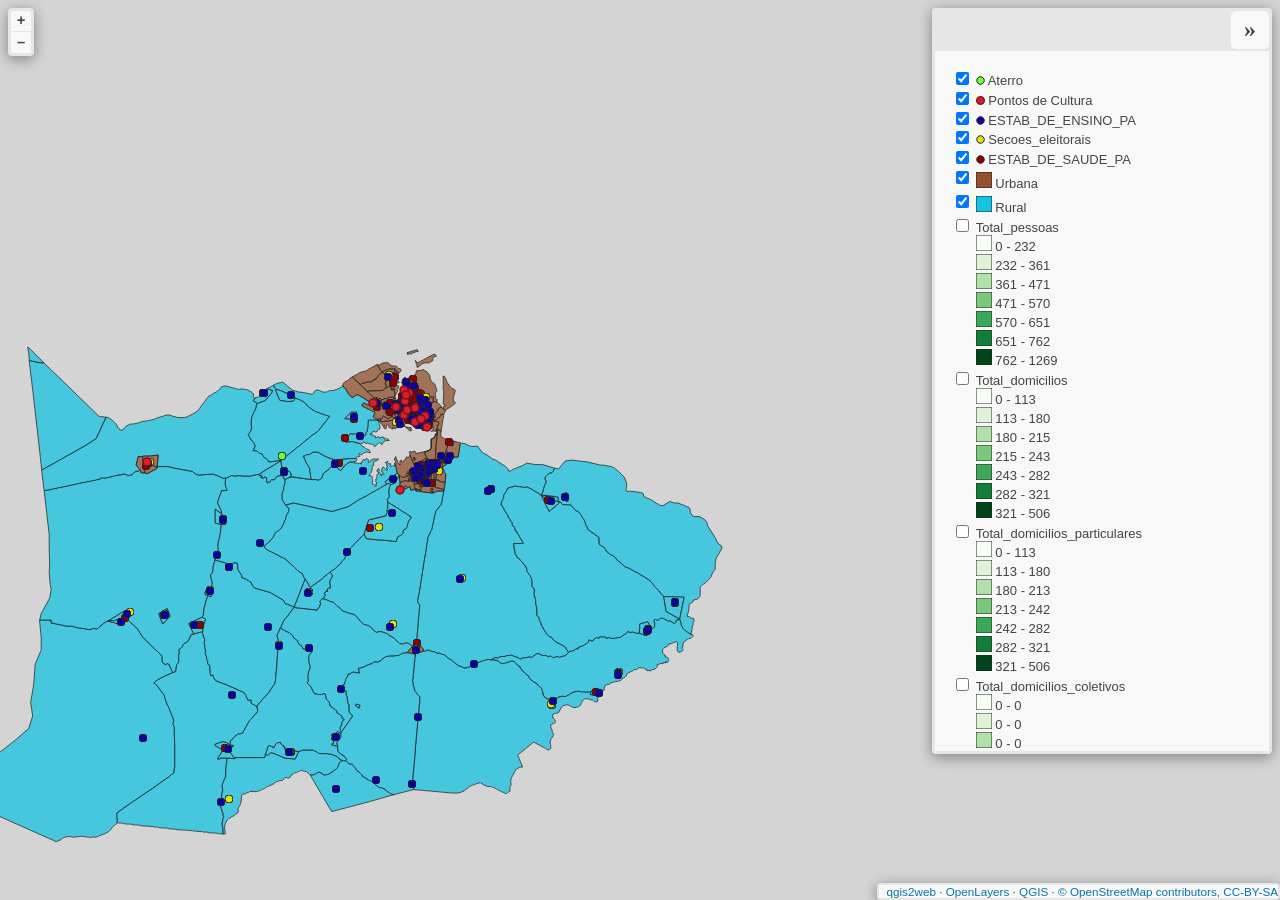
<file: Seplane_Interface_Atualizado/Mapa_Unificado/index.html>
<!doctype html>
<html lang="en">
    <head>
        <meta charset="utf-8">
        <meta http-equiv="X-UA-Compatible" content="IE=edge">
        <meta name="viewport" content="initial-scale=1,user-scalable=no,maximum-scale=1,width=device-width">
        <meta name="mobile-web-app-capable" content="yes">
        <meta name="apple-mobile-web-app-capable" content="yes">
        <link rel="stylesheet" href="./resources/ol.css">
        <link rel="stylesheet" href="resources/fontawesome-all.min.css">
        <link href="resources/photon-geocoder-autocomplete.min.css" rel="stylesheet">
        <link rel="stylesheet" href="./resources/ol-layerswitcher.css">
        <link rel="stylesheet" href="./resources/qgis2web.css">
        <link rel="stylesheet" href="./resources/enrichment.css">
        <style>
        html, body {
            background-color: #d4d4d4;
        }
        .ol-control > * {
            background-color: #f8f8f8!important;
            color: #444444!important;
            border-radius: 0px;
        }
        .ol-attribution a, .gcd-gl-input::placeholder, .search-layer-input-search::placeholder {
            color: #444444!important;
        }
        .search-layer-input-search {
            background-color: #f8f8f8!important;
        }
        .ol-control > *:focus, .ol-control >*:hover {
            background-color: rgba(248, 248, 248, 0.7)!important;
        } 
        .ol-control {
            background-color: rgba(255,255,255,.4) !important;
            padding: 2px !important;
        } 
        </style>

        <style>
        html, body, #map {
            width: 100%;
            height: 100%;
            padding: 0;
            margin: 0;
        }
        </style>
        <title></title>
    </head>
    <body>
        <div id="map">
            <div id="popup" class="ol-popup">
                <a href="#" id="popup-closer" class="ol-popup-closer"></a>
                <div id="popup-content"></div>
            </div>
        </div>
        <script src="resources/qgis2web_expressions.js"></script>
        <script src="./resources/functions.js"></script>
        <script src="./resources/ol.js"></script>
        <script src="./resources/ol-layerswitcher.js"></script>
        <script src="resources/photon-geocoder-autocomplete.min.js"></script>
        <script src="layers/Pessoasnoalfabetizadasde60anosoumais_1.js"></script><script src="layers/Pessoasnoalfabetizadasde30a59anos_2.js"></script><script src="layers/Pessoasnoalfabetizadasde15a29anos_3.js"></script><script src="layers/Pessoasalfabetizadasde80anos_4.js"></script><script src="layers/Pessoasalfabetizadasde70a79anos_5.js"></script><script src="layers/Pessoasalfabetizadasde65a69anos_6.js"></script><script src="layers/Pessoasalfabetizadasde60a64anos_7.js"></script><script src="layers/Pessoasalfabetizadasde55a59anos_8.js"></script><script src="layers/Pessoasalfabetizadasde50a54anos_9.js"></script><script src="layers/Pessoasalfabetizadasde45a49anos_10.js"></script><script src="layers/Pessoasalfabetizadasde40a44anos_11.js"></script><script src="layers/Pessoasalfabetizadasde35a39anos_12.js"></script><script src="layers/Pessoasalfabetizadasde30a34anos_13.js"></script><script src="layers/Pessoasalfabetizadasde25a29anos_14.js"></script><script src="layers/Pessoasalfabetizadasde20a24anos_15.js"></script><script src="layers/Pessaosalfabetizadasde15a19anos_16.js"></script><script src="layers/Totalnoalfabetizados_17.js"></script><script src="layers/TotalAlfabetizados_18.js"></script><script src="layers/Porcentagemfemininoalfabetizao_19.js"></script><script src="layers/Porcentagemmasculinaalfabetizao_20.js"></script><script src="layers/Separadoporgeneronoalfabetizados_21.js"></script><script src="layers/Separadoporgeneroalfabetizados_22.js"></script><script src="layers/Percentual_alfabetizados_23.js"></script><script src="layers/Alfabetizadosenoalfabetizados_24.js"></script><script src="layers/Sexo_feminino_70_anos_ou_mais_25.js"></script><script src="layers/Sexo_feminino_60_a_69_anos_26.js"></script><script src="layers/Sexo_feminino_50_a_59_anos_27.js"></script><script src="layers/Sexo_feminino_40_a_49_anos_28.js"></script><script src="layers/Sexo_feminino_30_a_39_anos_29.js"></script><script src="layers/Sexo_feminino_25_a_29_anos_30.js"></script><script src="layers/Sexo_feminino_20_a_24_anos_31.js"></script><script src="layers/Sexo_feminino_15_a_19_anos_32.js"></script><script src="layers/Sexo_feminino_10_a_14_anos_33.js"></script><script src="layers/Sexo_feminino_5_a_9_anos_34.js"></script><script src="layers/Sexo_feminino_0_a_4_anos_35.js"></script><script src="layers/Sexo_masculino_70_anos_ou_mais_36.js"></script><script src="layers/Sexo_masculino_60_a_69_anos_37.js"></script><script src="layers/Sexo_masculino_50_a_59_anos_38.js"></script><script src="layers/Sexo_masculino_40_a_49_anos_39.js"></script><script src="layers/Sexo_masculino_30_a_39_anos_40.js"></script><script src="layers/Sexo_masculino_25_a_29_anos_41.js"></script><script src="layers/Sexo_masculino_20_a_24_anos_42.js"></script><script src="layers/Sexo_masculino_15_a_19_anos_43.js"></script><script src="layers/Sexo_masculino_10_a_14_anos_44.js"></script><script src="layers/Sexo_masculino_5_a_9_anos_45.js"></script><script src="layers/Sexo_masculino_0_a_4_anos_46.js"></script><script src="layers/Sexo_Feminino_47.js"></script><script src="layers/Sexo_Masculino_48.js"></script><script src="layers/Pessoas_de_70_anos_ou_mais_49.js"></script><script src="layers/Pessoas_de_60_a_69_anos_50.js"></script><script src="layers/Pessoas_de_50_a_59_anos_51.js"></script><script src="layers/Pessoas_de_40_a_49_anos_52.js"></script><script src="layers/Pessoas_de_30_a_39_anos_53.js"></script><script src="layers/Pessoas_de_25_a_29_anos_54.js"></script><script src="layers/Pessoas_de_20_a_24_anos_55.js"></script><script src="layers/Pessoas_de_15_a_19_anos_56.js"></script><script src="layers/Pessoas_de_10_a_14_anos_57.js"></script><script src="layers/Pessoas_de_5_a_10_anos_58.js"></script><script src="layers/Pessoas_de_0_a_4_anos_59.js"></script><script src="layers/Total_domicilios_particulares_60.js"></script><script src="layers/Percentual_domicilios_parti_61.js"></script><script src="layers/Media_moradores_domicilios_parti_62.js"></script><script src="layers/Total_domicilios_coletivos_63.js"></script><script src="layers/Total_domicilios_particulares_64.js"></script><script src="layers/Total_domicilios_65.js"></script><script src="layers/Total_pessoas_66.js"></script><script src="layers/Rural_67.js"></script><script src="layers/Urbana_68.js"></script><script src="layers/ESTAB_DE_SAUDE_PA_69.js"></script><script src="layers/Secoes_eleitorais_70.js"></script><script src="layers/ESTAB_DE_ENSINO_PA_71.js"></script><script src="layers/PontosdeCultura_72.js"></script><script src="layers/Aterro_73.js"></script>
        <script src="styles/Pessoasnoalfabetizadasde60anosoumais_1_style.js"></script><script src="styles/Pessoasnoalfabetizadasde30a59anos_2_style.js"></script><script src="styles/Pessoasnoalfabetizadasde15a29anos_3_style.js"></script><script src="styles/Pessoasalfabetizadasde80anos_4_style.js"></script><script src="styles/Pessoasalfabetizadasde70a79anos_5_style.js"></script><script src="styles/Pessoasalfabetizadasde65a69anos_6_style.js"></script><script src="styles/Pessoasalfabetizadasde60a64anos_7_style.js"></script><script src="styles/Pessoasalfabetizadasde55a59anos_8_style.js"></script><script src="styles/Pessoasalfabetizadasde50a54anos_9_style.js"></script><script src="styles/Pessoasalfabetizadasde45a49anos_10_style.js"></script><script src="styles/Pessoasalfabetizadasde40a44anos_11_style.js"></script><script src="styles/Pessoasalfabetizadasde35a39anos_12_style.js"></script><script src="styles/Pessoasalfabetizadasde30a34anos_13_style.js"></script><script src="styles/Pessoasalfabetizadasde25a29anos_14_style.js"></script><script src="styles/Pessoasalfabetizadasde20a24anos_15_style.js"></script><script src="styles/Pessaosalfabetizadasde15a19anos_16_style.js"></script><script src="styles/Totalnoalfabetizados_17_style.js"></script><script src="styles/TotalAlfabetizados_18_style.js"></script><script src="styles/Porcentagemfemininoalfabetizao_19_style.js"></script><script src="styles/Porcentagemmasculinaalfabetizao_20_style.js"></script><script src="styles/Separadoporgeneronoalfabetizados_21_style.js"></script><script src="styles/Separadoporgeneroalfabetizados_22_style.js"></script><script src="styles/Percentual_alfabetizados_23_style.js"></script><script src="styles/Alfabetizadosenoalfabetizados_24_style.js"></script><script src="styles/Sexo_feminino_70_anos_ou_mais_25_style.js"></script><script src="styles/Sexo_feminino_60_a_69_anos_26_style.js"></script><script src="styles/Sexo_feminino_50_a_59_anos_27_style.js"></script><script src="styles/Sexo_feminino_40_a_49_anos_28_style.js"></script><script src="styles/Sexo_feminino_30_a_39_anos_29_style.js"></script><script src="styles/Sexo_feminino_25_a_29_anos_30_style.js"></script><script src="styles/Sexo_feminino_20_a_24_anos_31_style.js"></script><script src="styles/Sexo_feminino_15_a_19_anos_32_style.js"></script><script src="styles/Sexo_feminino_10_a_14_anos_33_style.js"></script><script src="styles/Sexo_feminino_5_a_9_anos_34_style.js"></script><script src="styles/Sexo_feminino_0_a_4_anos_35_style.js"></script><script src="styles/Sexo_masculino_70_anos_ou_mais_36_style.js"></script><script src="styles/Sexo_masculino_60_a_69_anos_37_style.js"></script><script src="styles/Sexo_masculino_50_a_59_anos_38_style.js"></script><script src="styles/Sexo_masculino_40_a_49_anos_39_style.js"></script><script src="styles/Sexo_masculino_30_a_39_anos_40_style.js"></script><script src="styles/Sexo_masculino_25_a_29_anos_41_style.js"></script><script src="styles/Sexo_masculino_20_a_24_anos_42_style.js"></script><script src="styles/Sexo_masculino_15_a_19_anos_43_style.js"></script><script src="styles/Sexo_masculino_10_a_14_anos_44_style.js"></script><script src="styles/Sexo_masculino_5_a_9_anos_45_style.js"></script><script src="styles/Sexo_masculino_0_a_4_anos_46_style.js"></script><script src="styles/Sexo_Feminino_47_style.js"></script><script src="styles/Sexo_Masculino_48_style.js"></script><script src="styles/Pessoas_de_70_anos_ou_mais_49_style.js"></script><script src="styles/Pessoas_de_60_a_69_anos_50_style.js"></script><script src="styles/Pessoas_de_50_a_59_anos_51_style.js"></script><script src="styles/Pessoas_de_40_a_49_anos_52_style.js"></script><script src="styles/Pessoas_de_30_a_39_anos_53_style.js"></script><script src="styles/Pessoas_de_25_a_29_anos_54_style.js"></script><script src="styles/Pessoas_de_20_a_24_anos_55_style.js"></script><script src="styles/Pessoas_de_15_a_19_anos_56_style.js"></script><script src="styles/Pessoas_de_10_a_14_anos_57_style.js"></script><script src="styles/Pessoas_de_5_a_10_anos_58_style.js"></script><script src="styles/Pessoas_de_0_a_4_anos_59_style.js"></script><script src="styles/Total_domicilios_particulares_60_style.js"></script><script src="styles/Percentual_domicilios_parti_61_style.js"></script><script src="styles/Media_moradores_domicilios_parti_62_style.js"></script><script src="styles/Total_domicilios_coletivos_63_style.js"></script><script src="styles/Total_domicilios_particulares_64_style.js"></script><script src="styles/Total_domicilios_65_style.js"></script><script src="styles/Total_pessoas_66_style.js"></script><script src="styles/Rural_67_style.js"></script><script src="styles/Urbana_68_style.js"></script><script src="styles/ESTAB_DE_SAUDE_PA_69_style.js"></script><script src="styles/Secoes_eleitorais_70_style.js"></script><script src="styles/ESTAB_DE_ENSINO_PA_71_style.js"></script><script src="styles/PontosdeCultura_72_style.js"></script><script src="styles/Aterro_73_style.js"></script>
        <script src="./layers/layers.js" type="text/javascript"></script> 
        <script src="./resources/Autolinker.min.js"></script>
        <script src="./resources/enrichment.js"></script>
        <script src="./resources/qgis2web.js"></script>        
    </body>
</html>
</file>
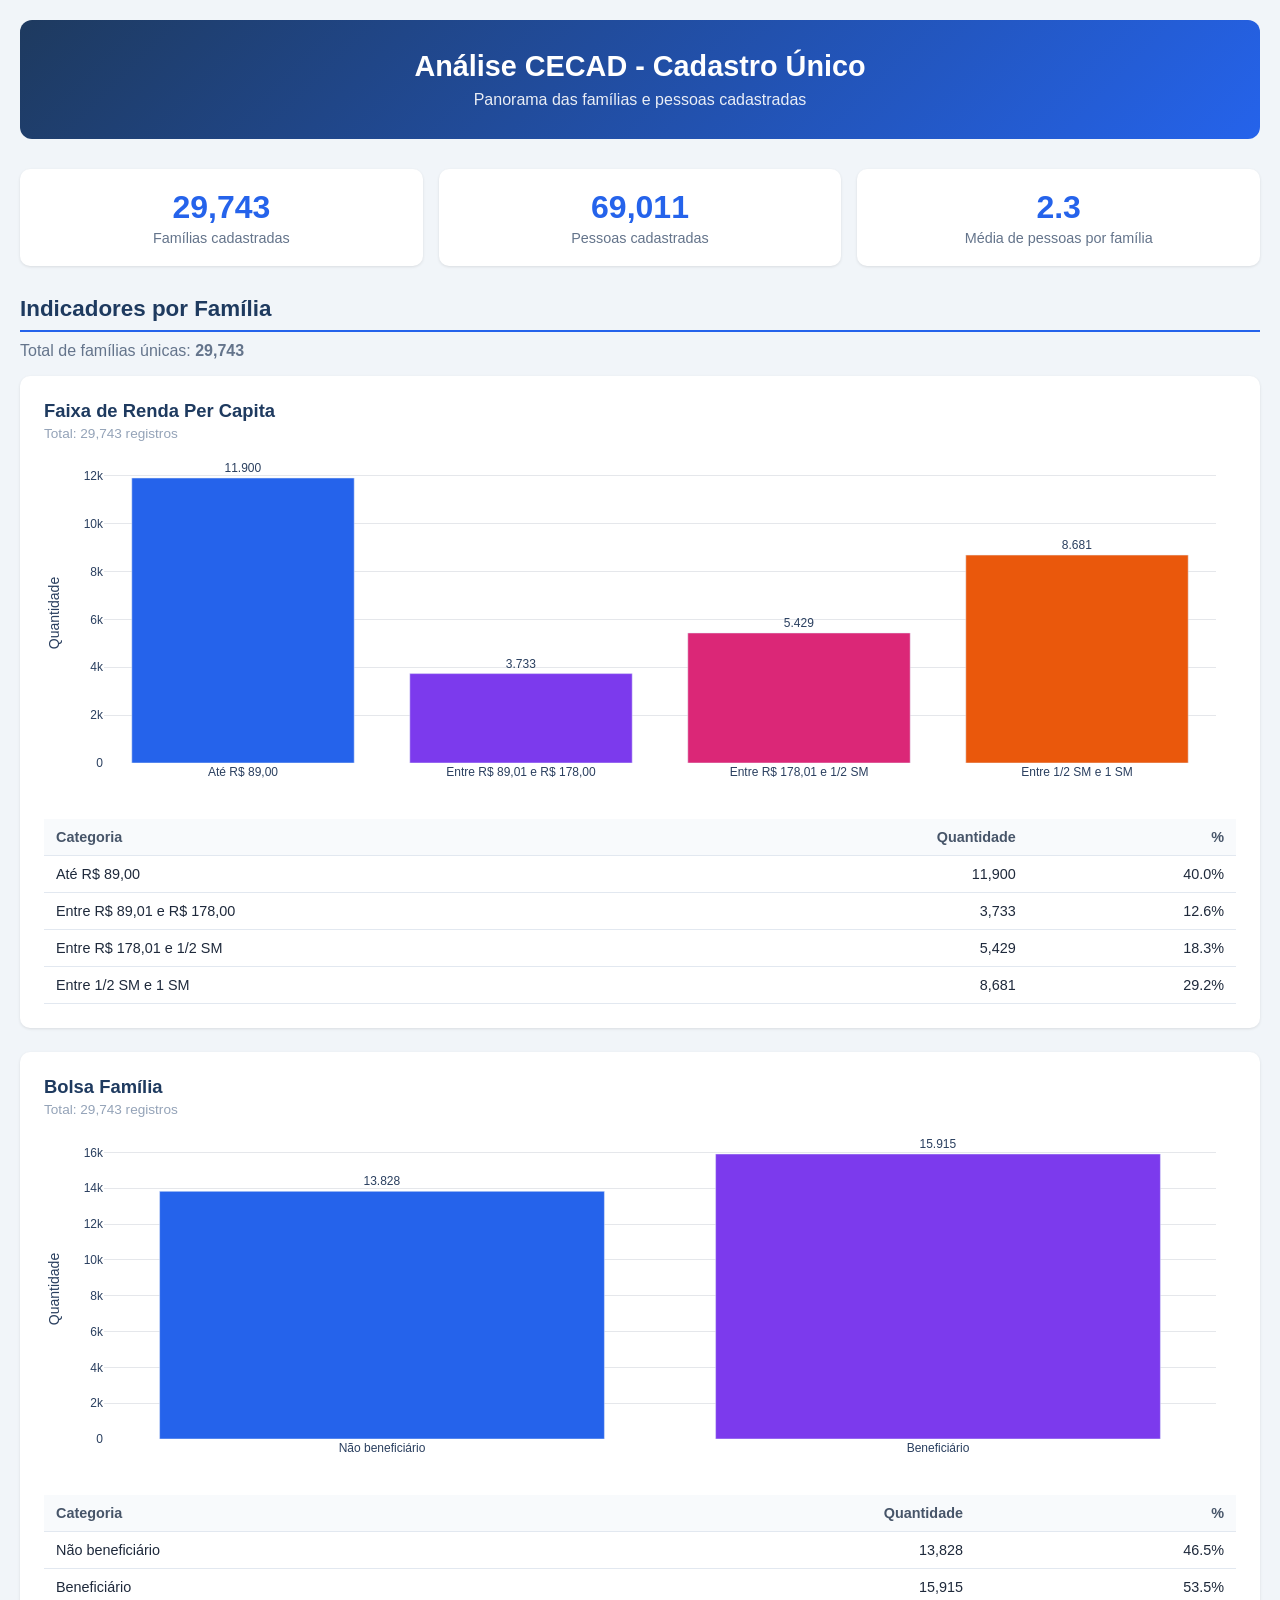
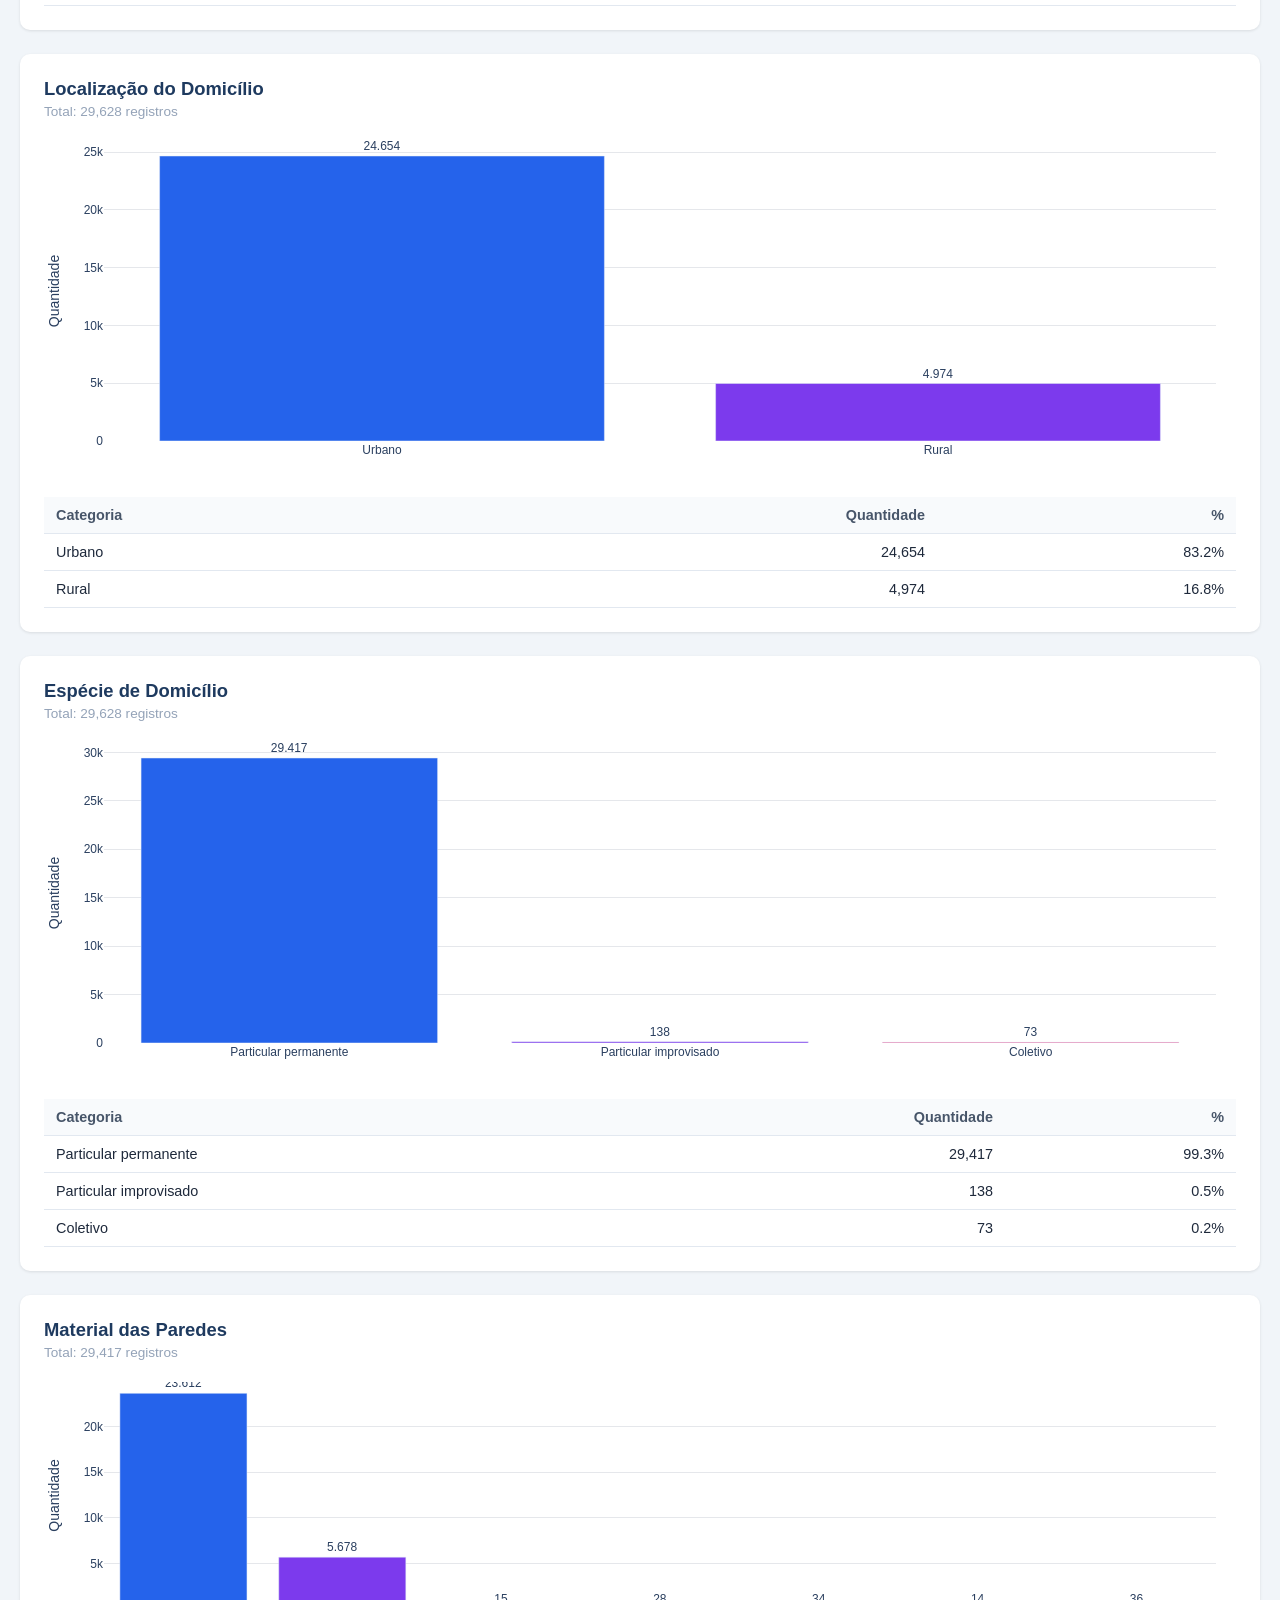
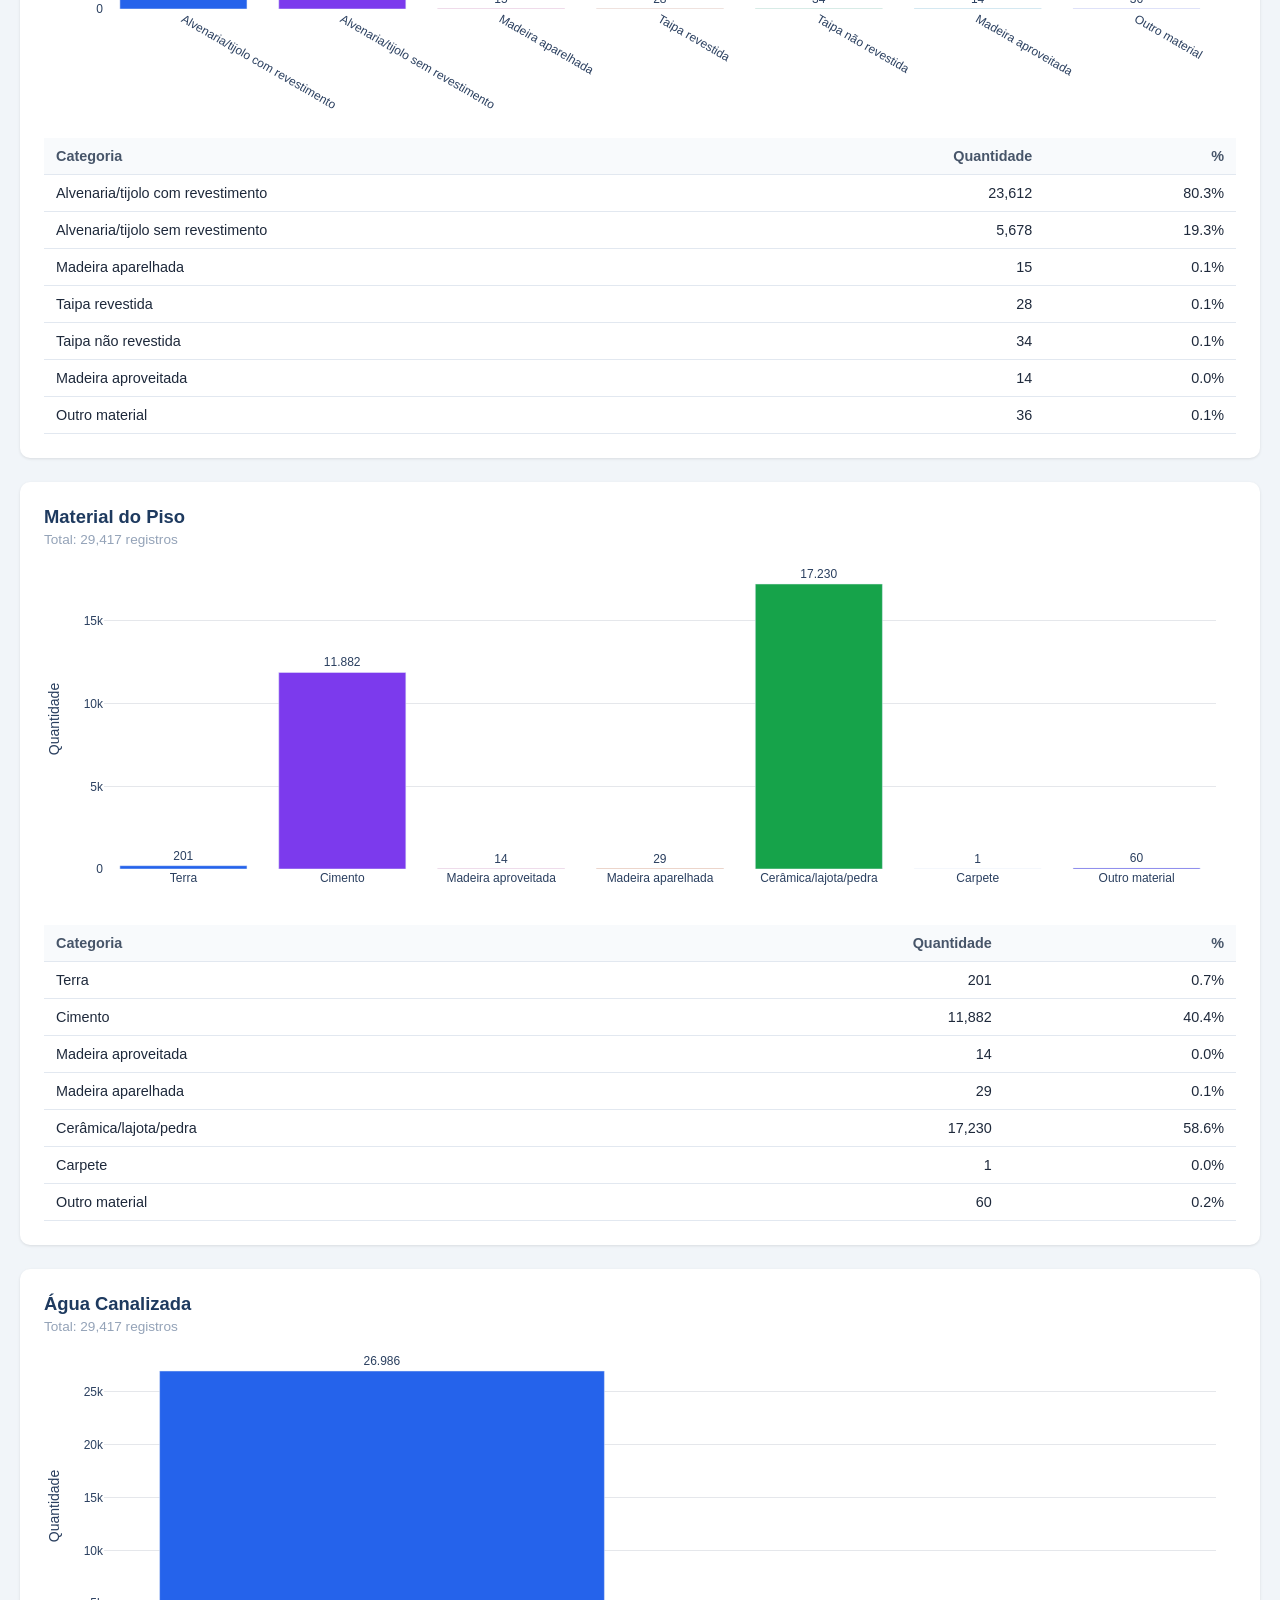
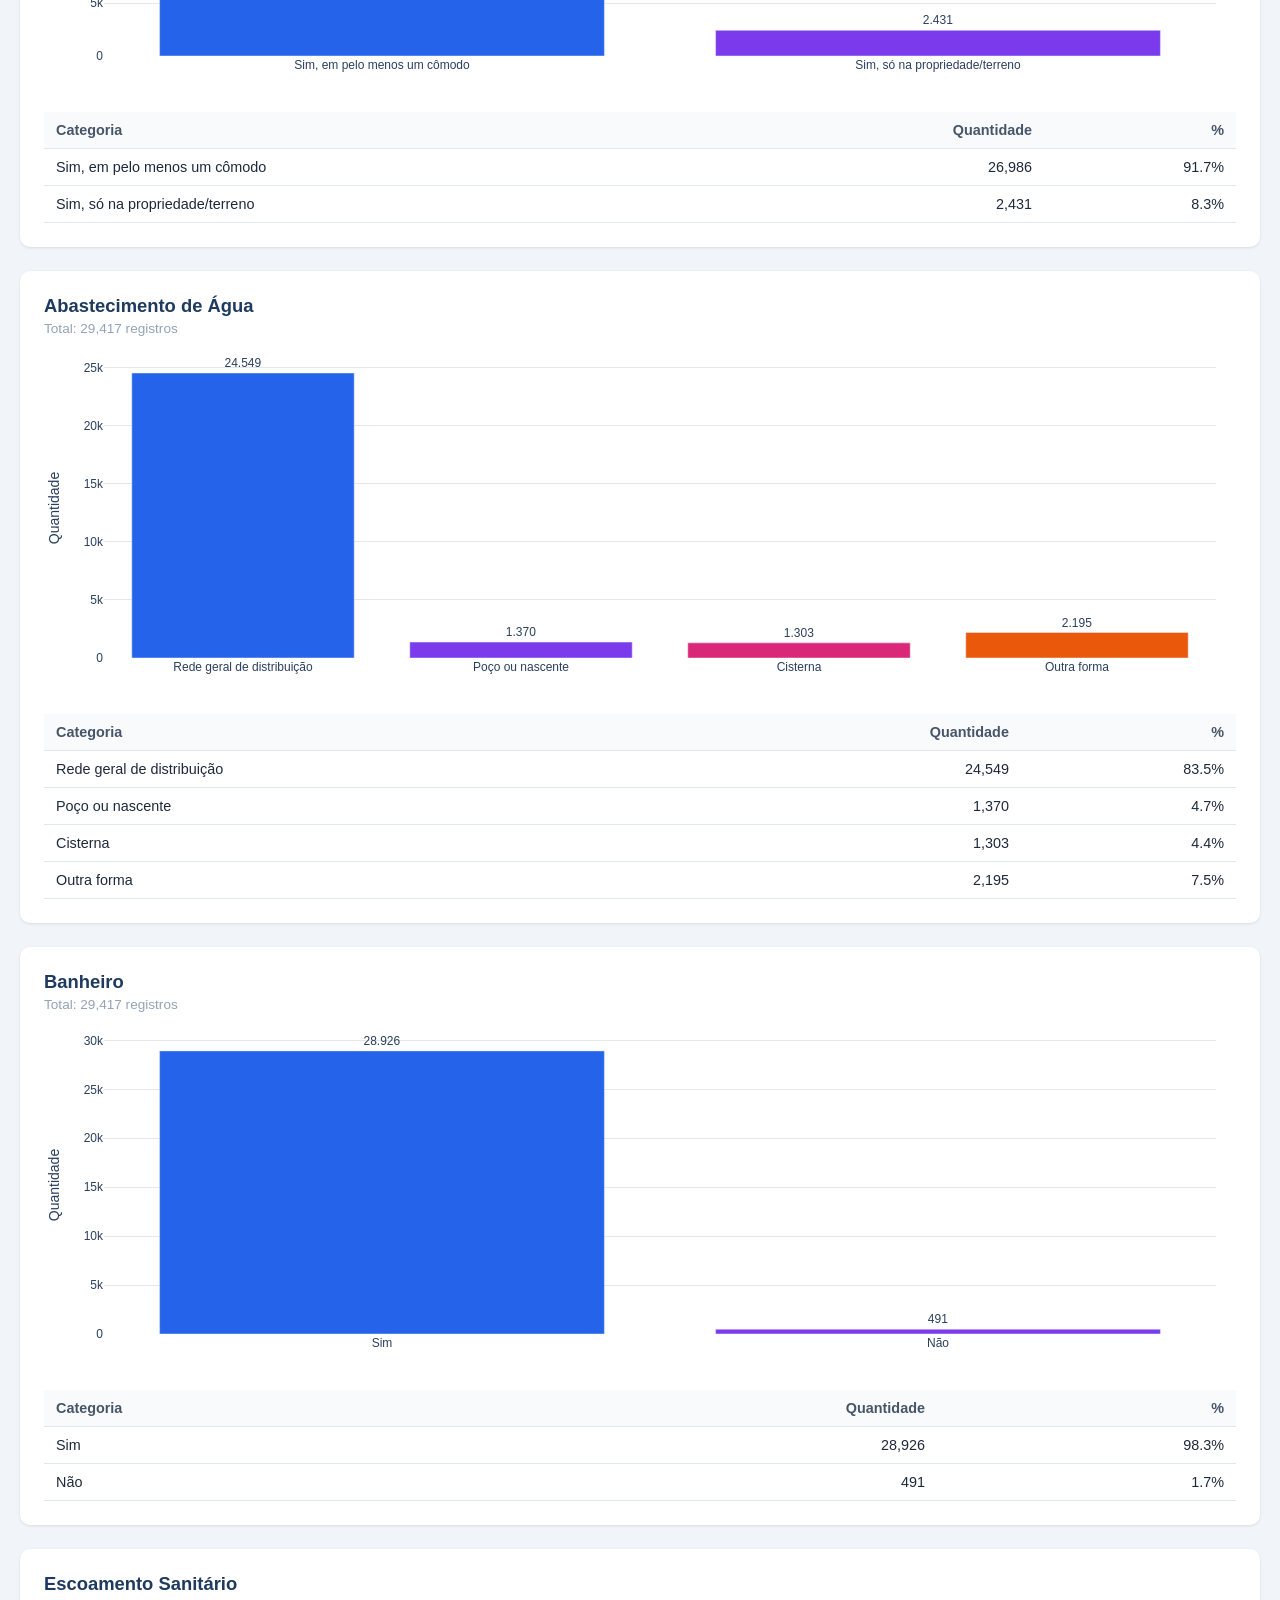
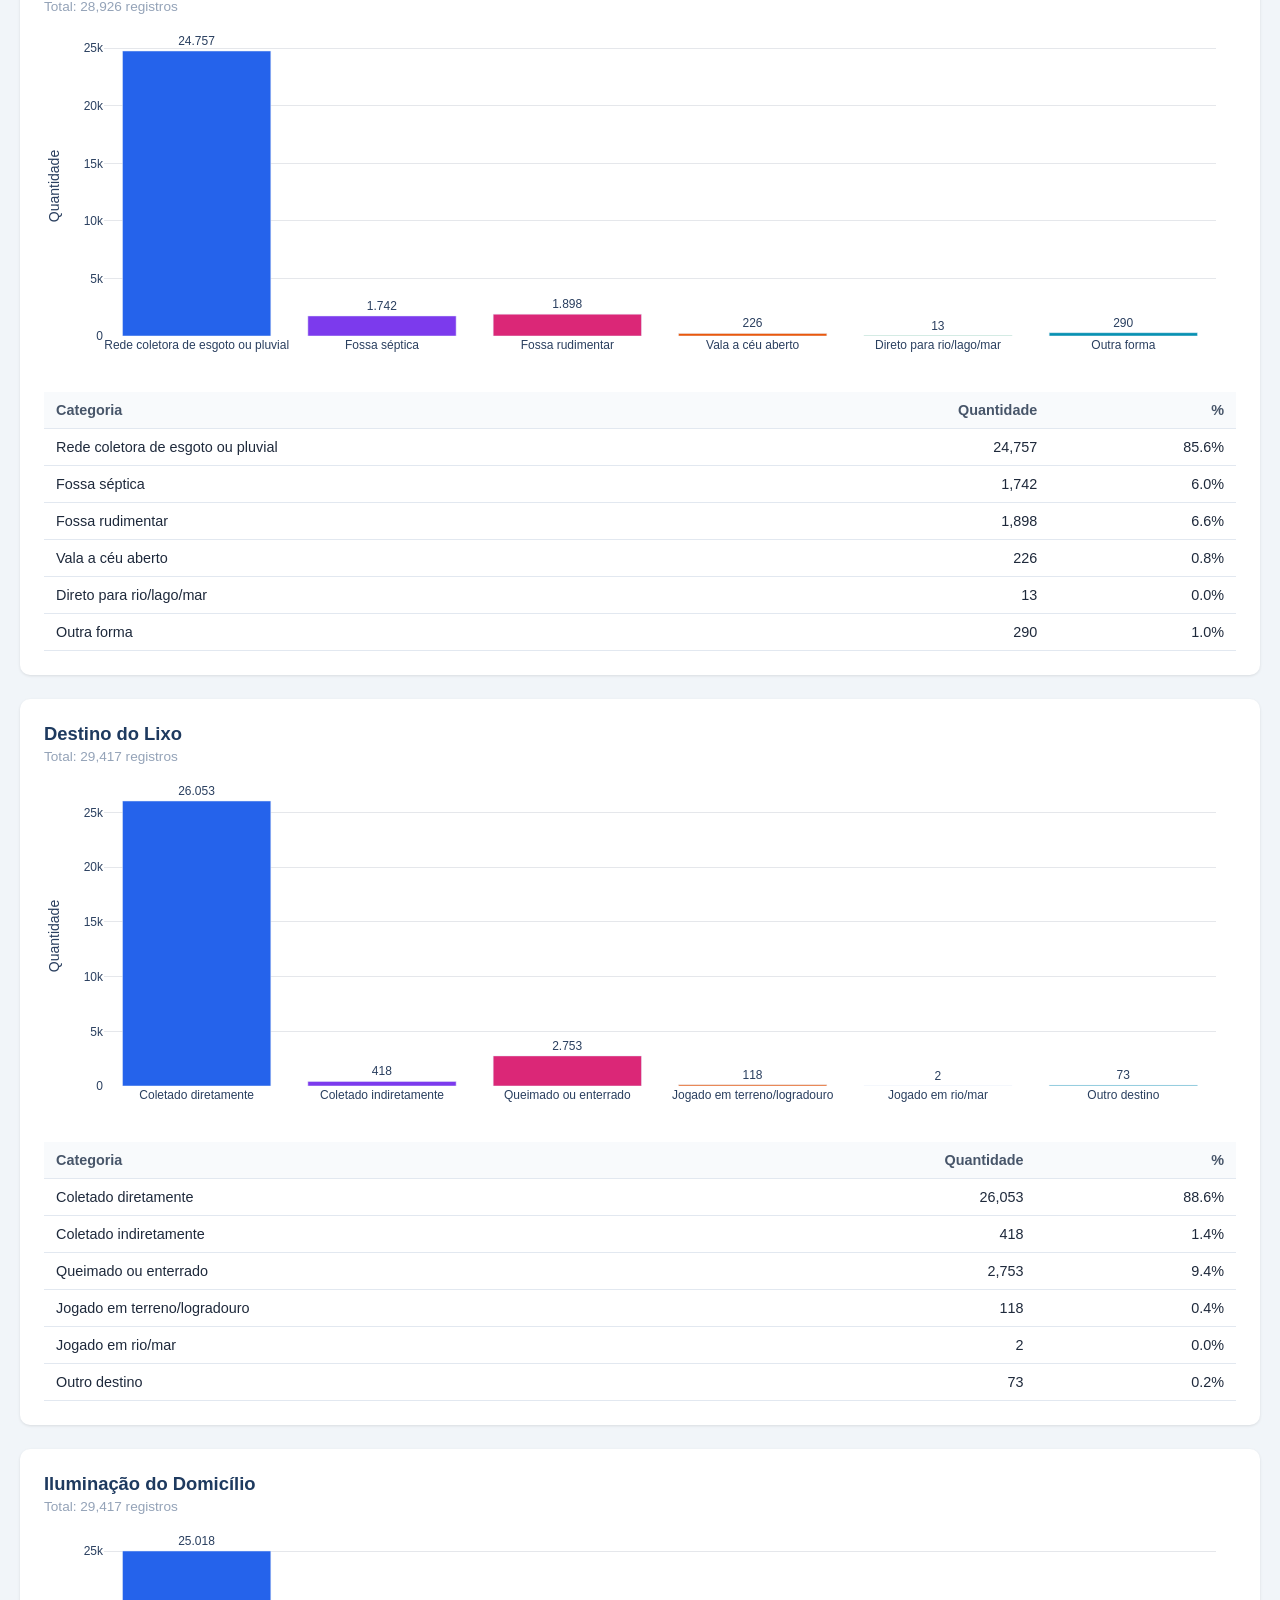
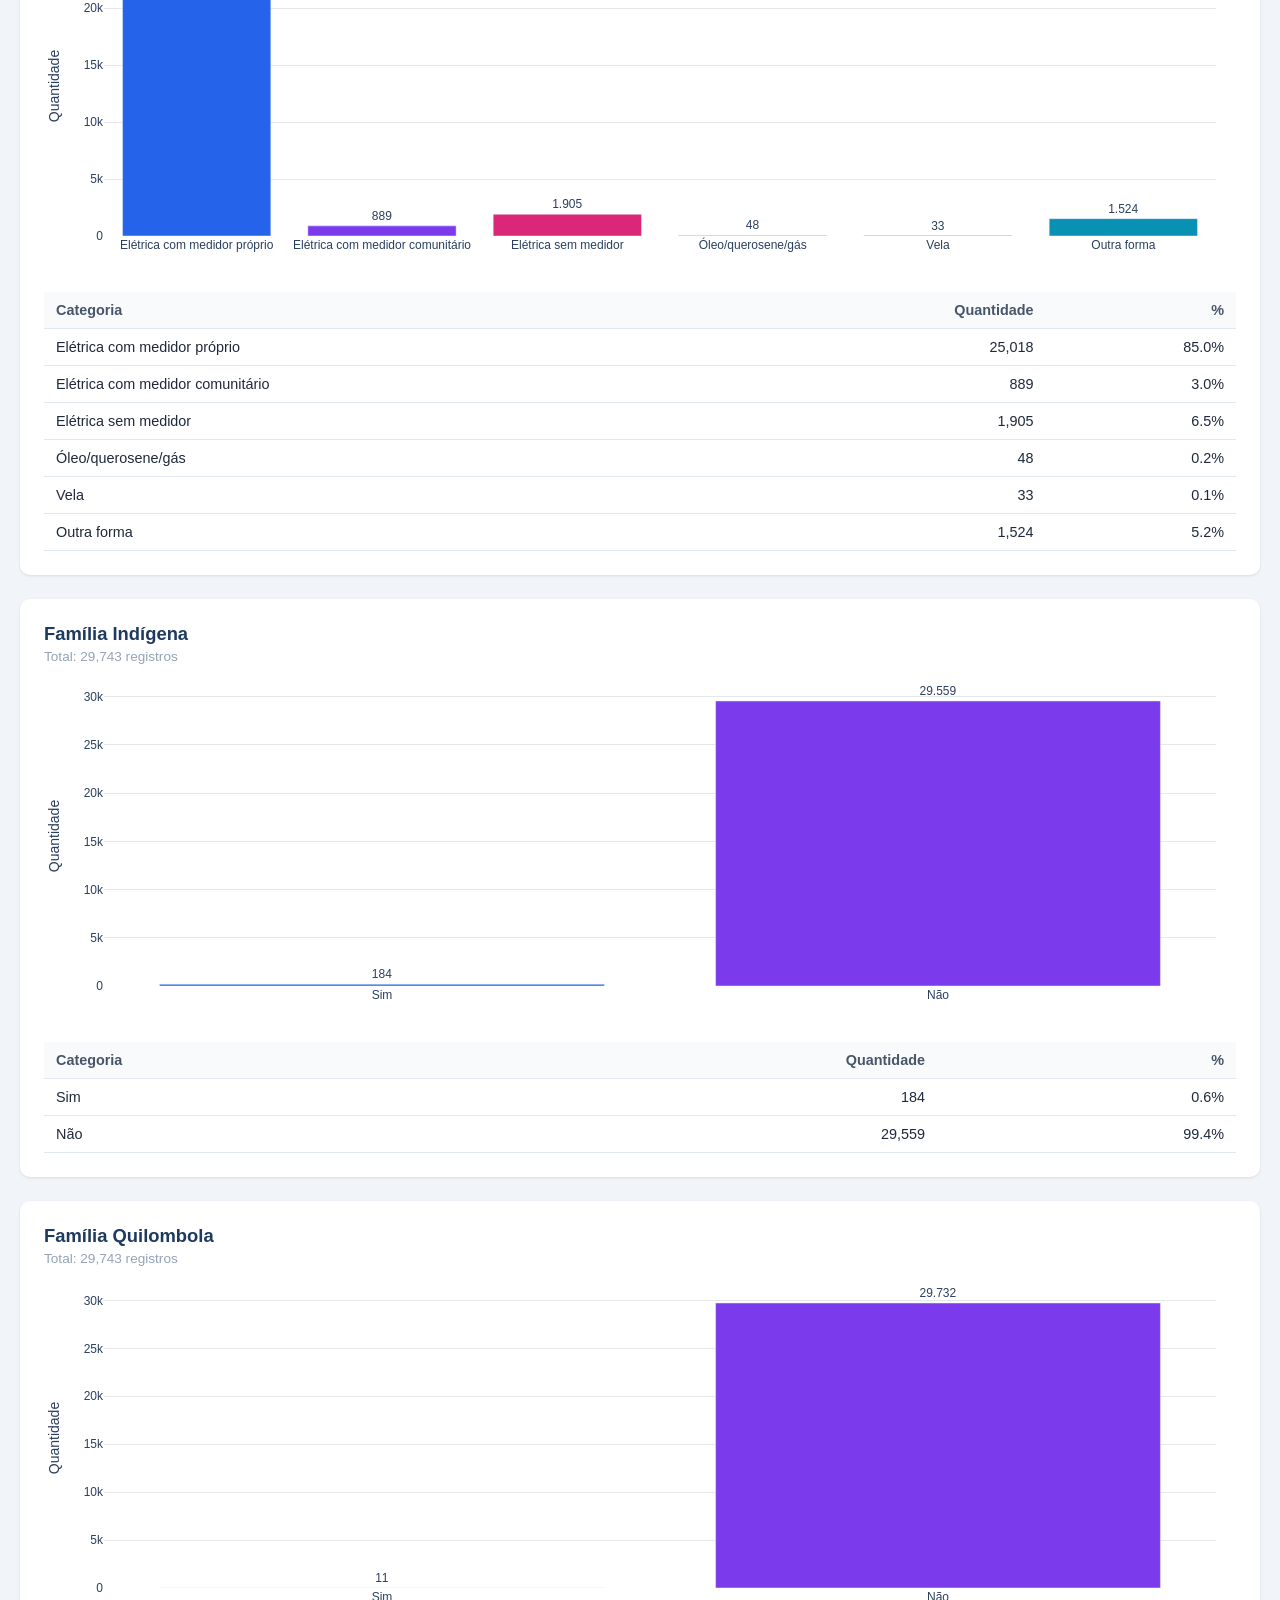
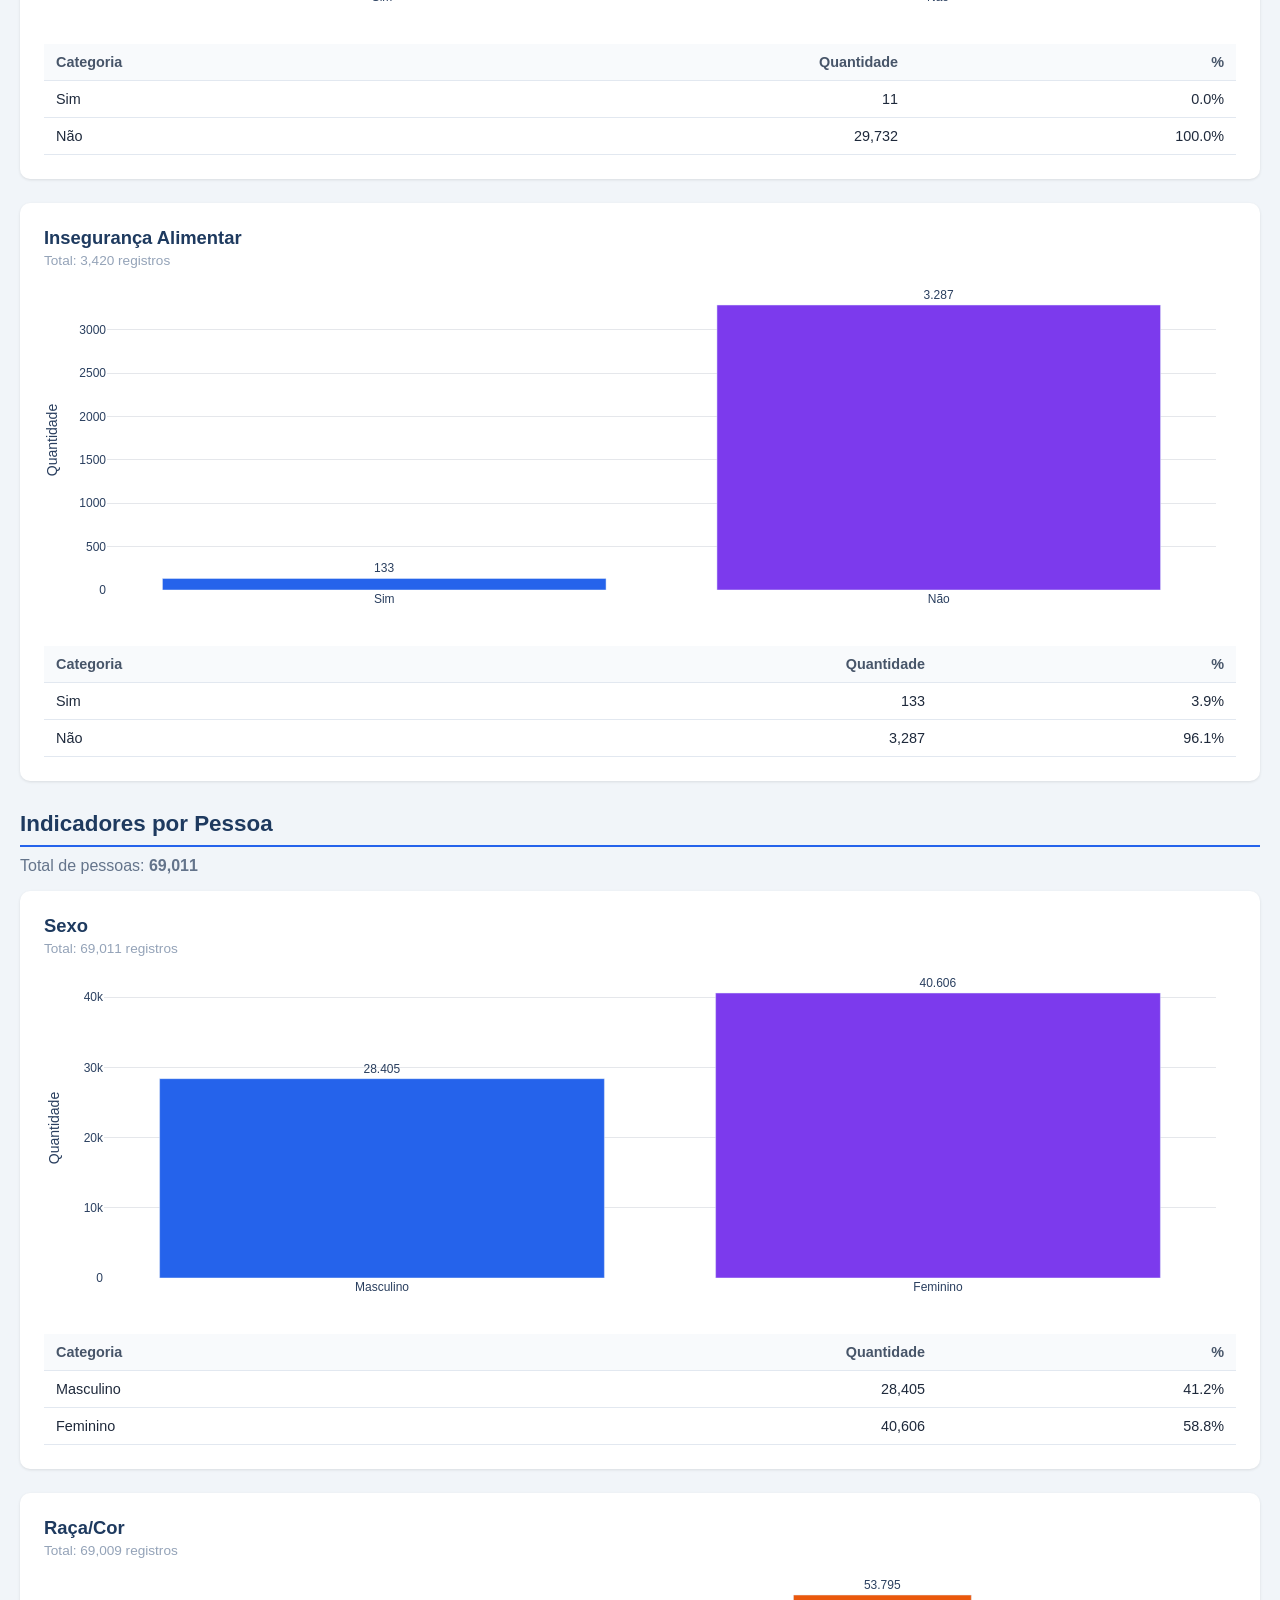
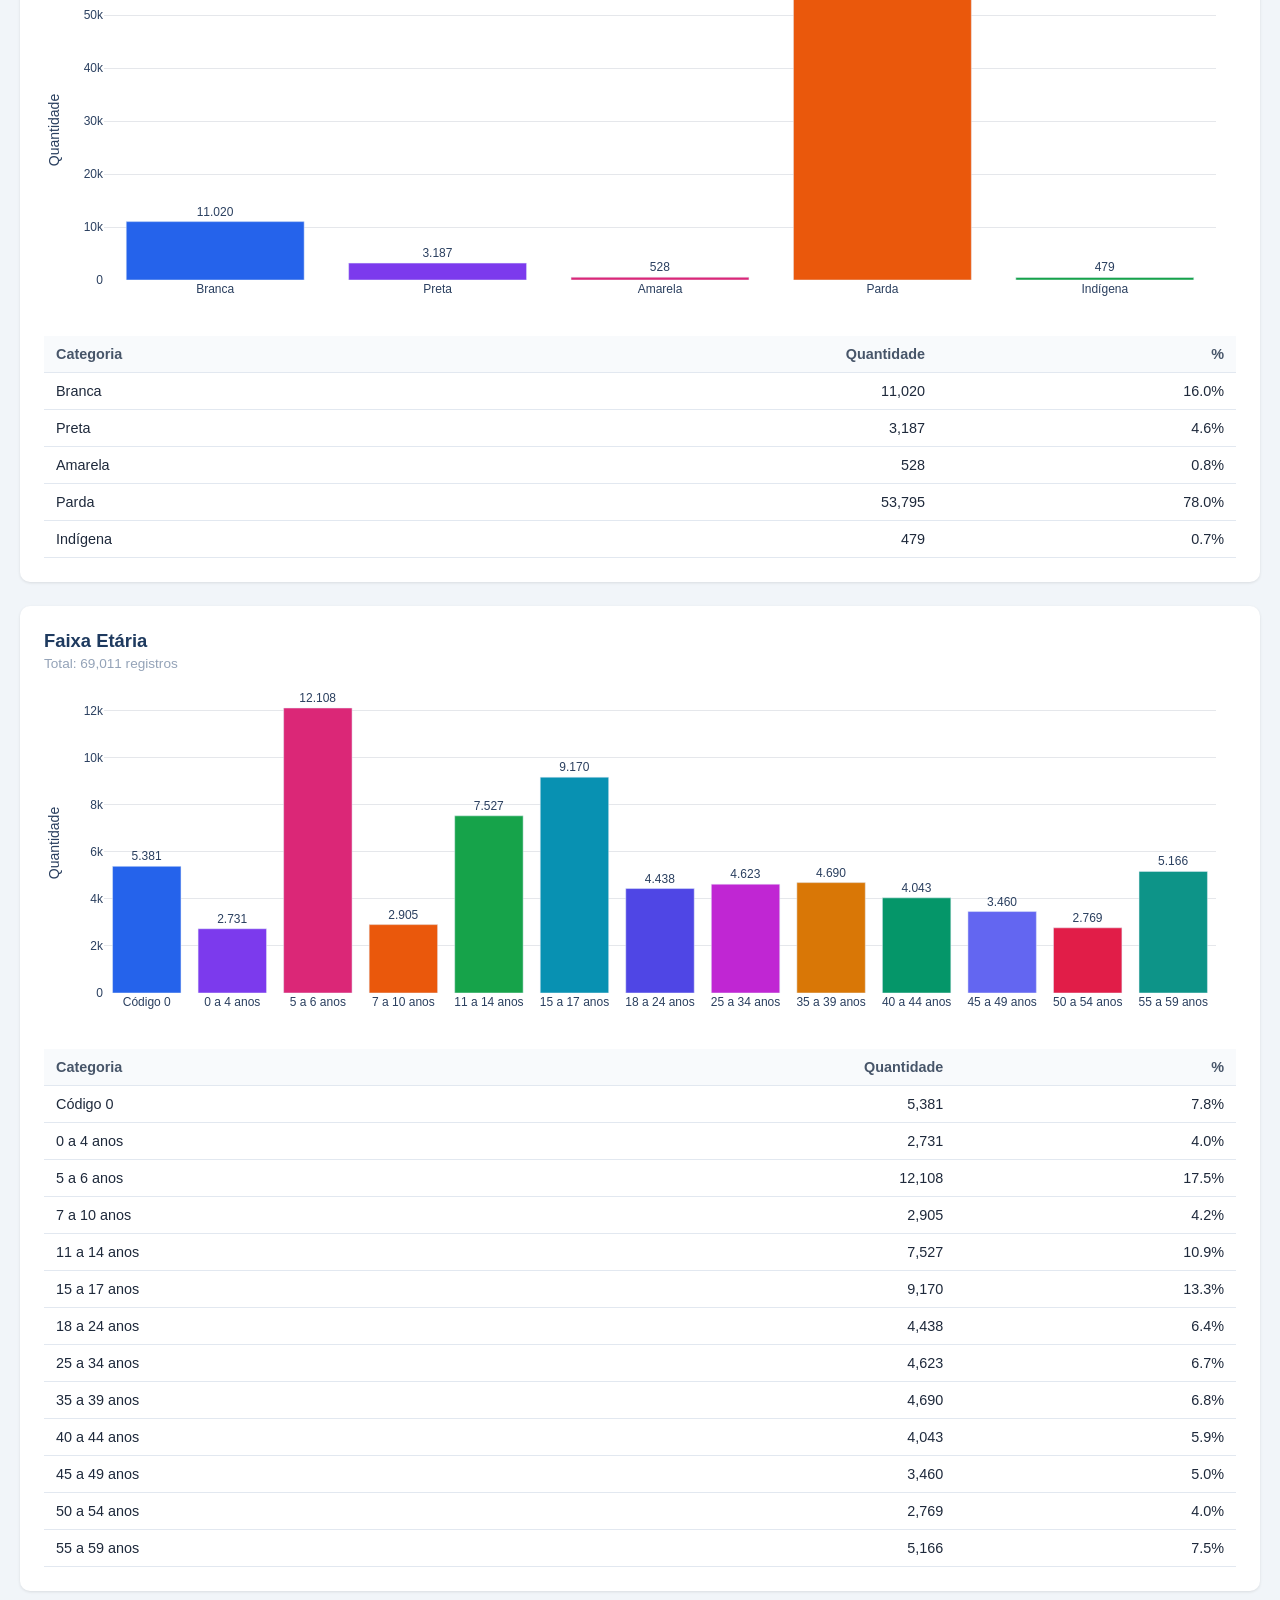
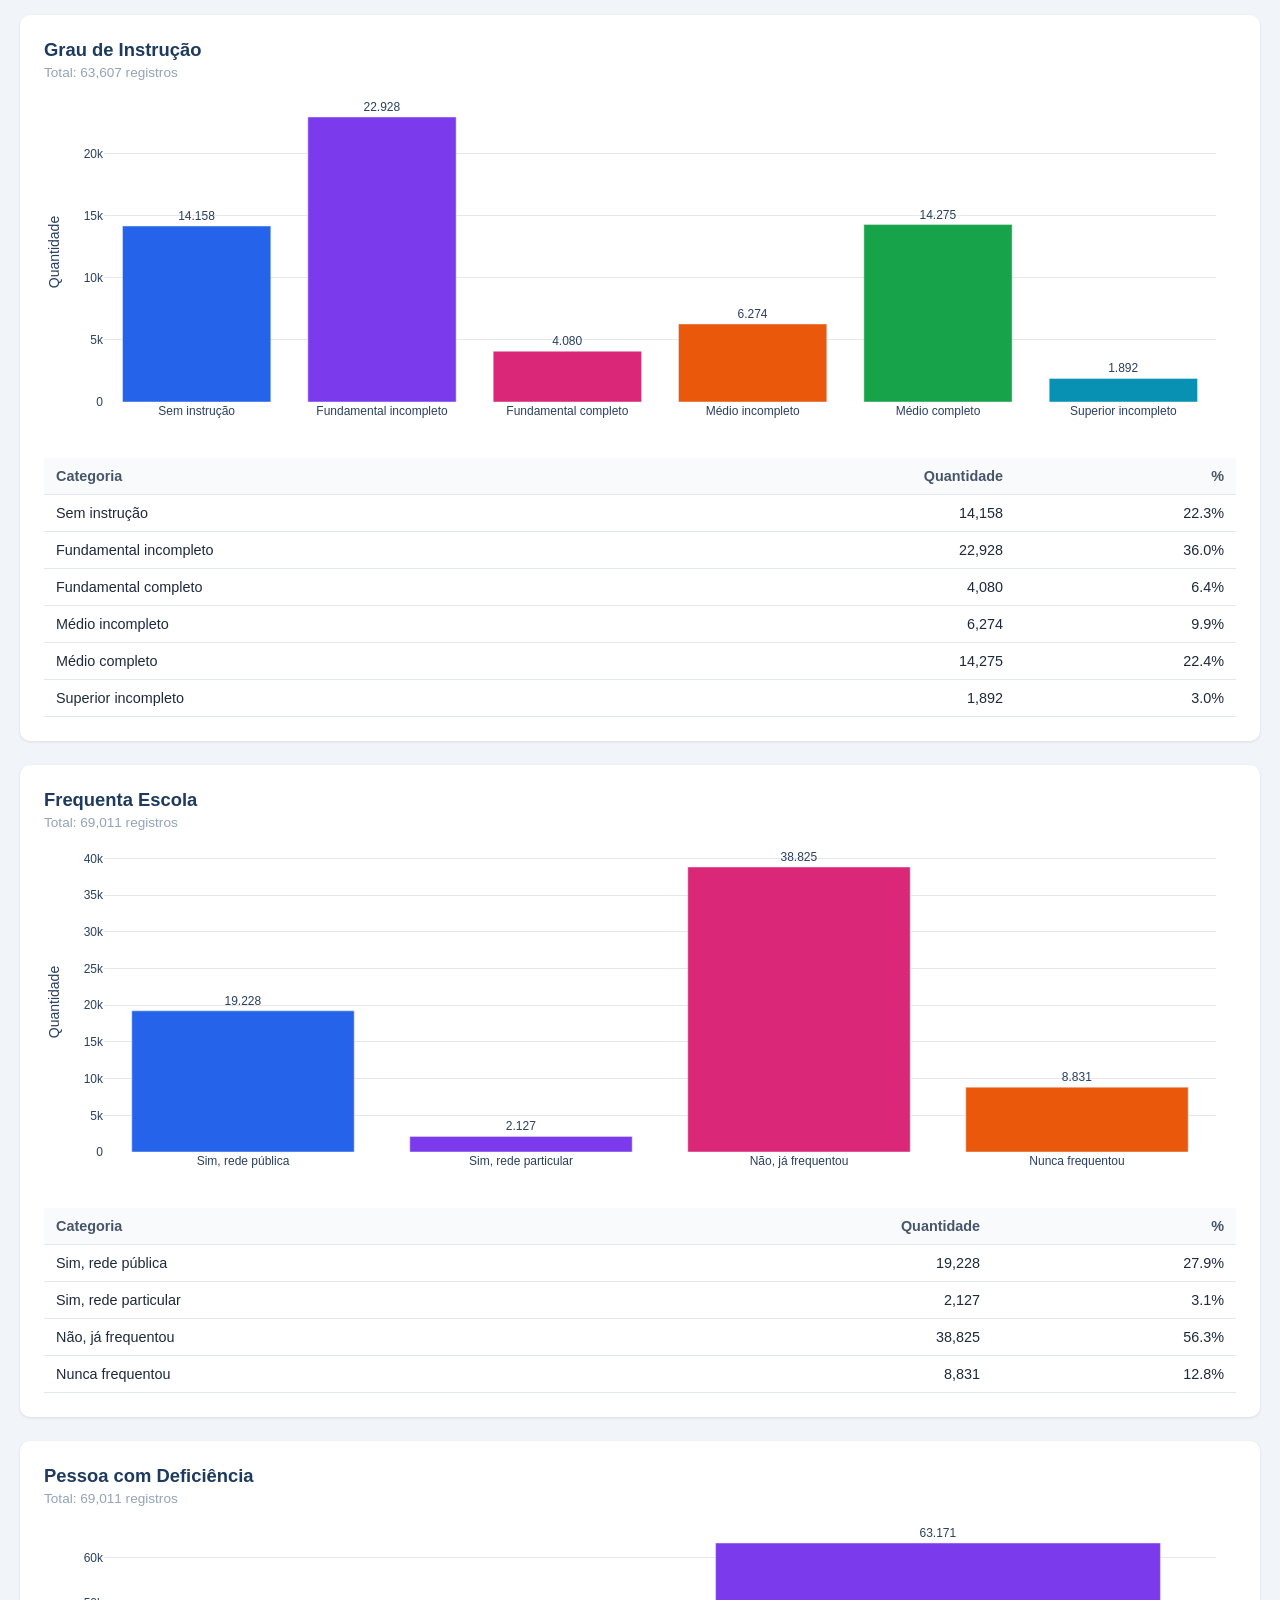
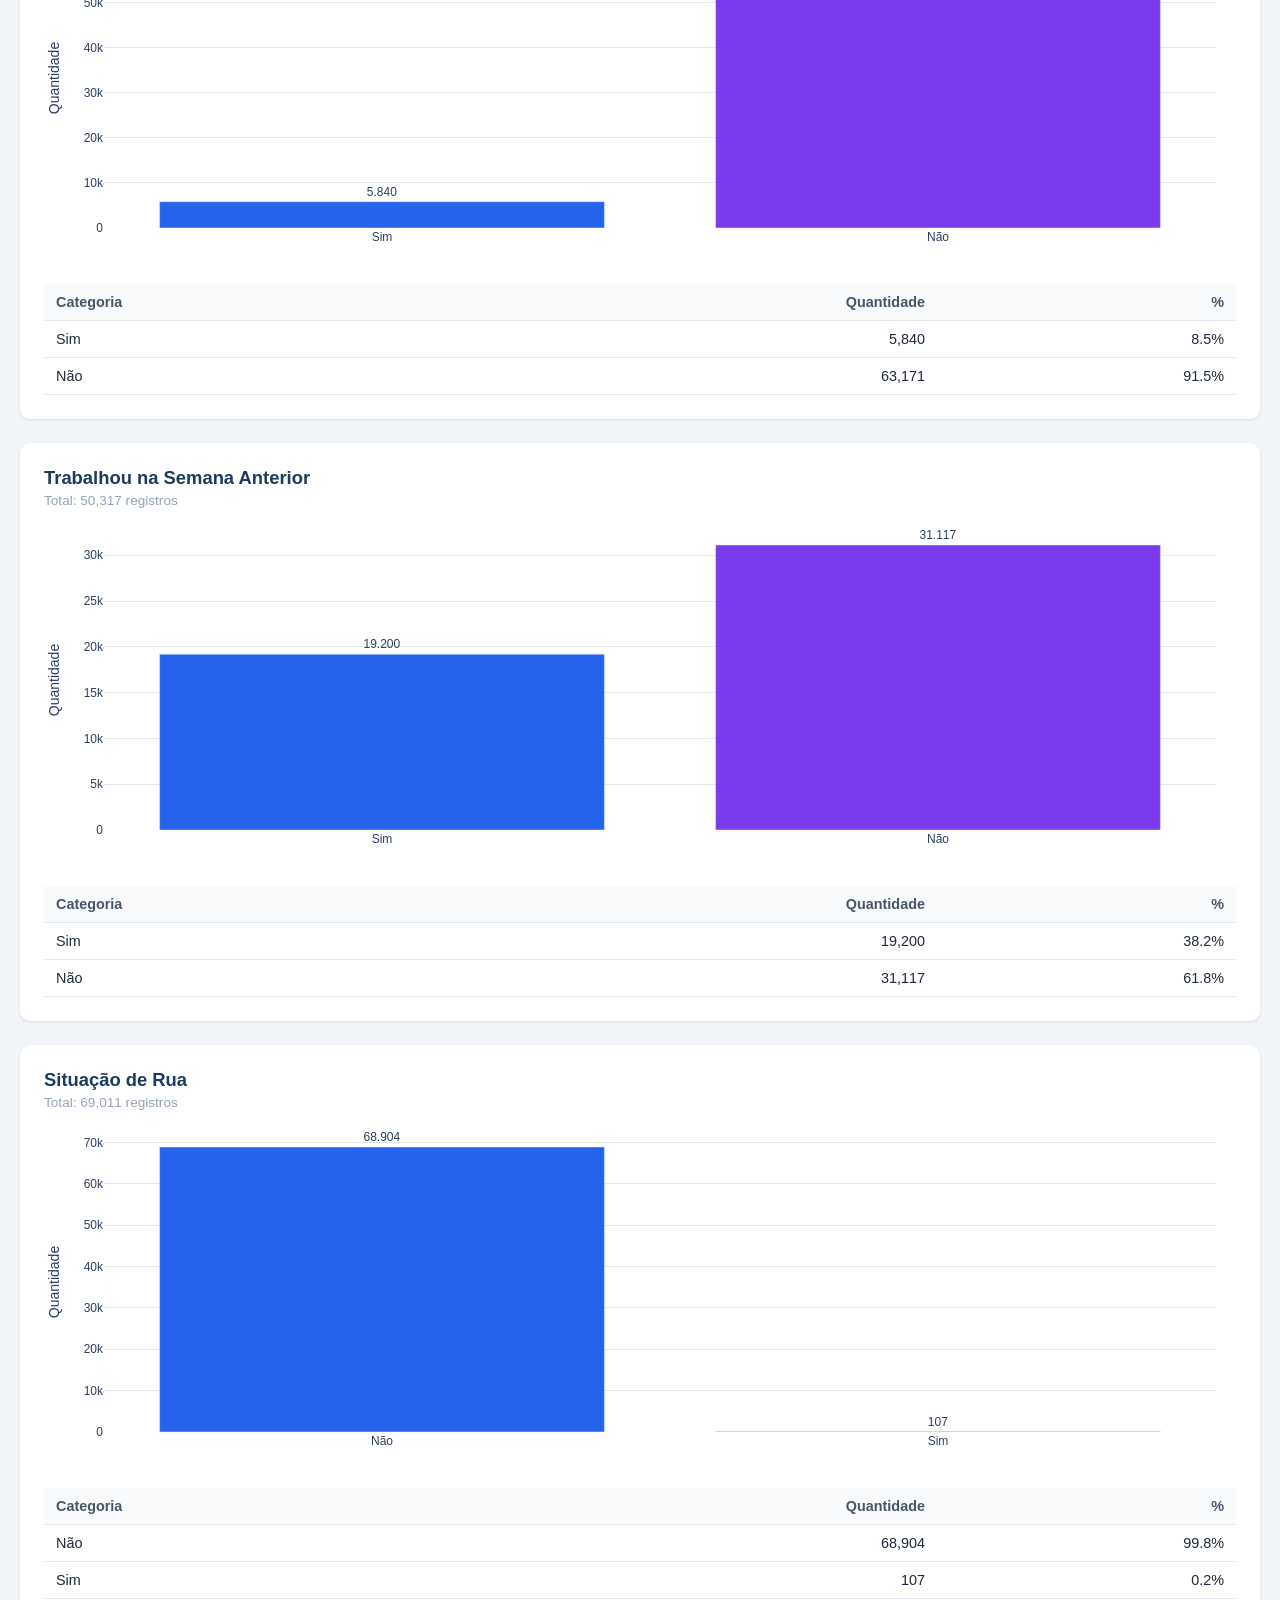
<file: indices/analise_cecad.html>
<!DOCTYPE html>
<html lang="pt-BR">
<head>
    <meta charset="UTF-8">
    <meta name="viewport" content="width=device-width, initial-scale=1.0">
    <title>Análise CECAD - Cadastro Único</title>
    <script src="https://cdn.plot.ly/plotly-2.35.2.min.js"></script>
    <style>
        * { margin: 0; padding: 0; box-sizing: border-box; }
        body {
            font-family: -apple-system, BlinkMacSystemFont, 'Segoe UI', Roboto, sans-serif;
            background: #f1f5f9;
            color: #1e293b;
            padding: 20px;
        }
        .header {
            text-align: center;
            padding: 30px 20px;
            background: linear-gradient(135deg, #1e3a5f, #2563eb);
            color: white;
            border-radius: 12px;
            margin-bottom: 30px;
        }
        .header h1 { font-size: 1.8rem; margin-bottom: 8px; }
        .header p { opacity: 0.9; font-size: 1rem; }
        .resumo {
            display: grid;
            grid-template-columns: repeat(auto-fit, minmax(200px, 1fr));
            gap: 16px;
            margin-bottom: 30px;
        }
        .resumo-card {
            background: white;
            border-radius: 10px;
            padding: 20px;
            text-align: center;
            box-shadow: 0 1px 3px rgba(0,0,0,0.1);
        }
        .resumo-card .numero {
            font-size: 2rem;
            font-weight: 700;
            color: #2563eb;
        }
        .resumo-card .label { font-size: 0.9rem; color: #64748b; margin-top: 4px; }
        .secao {
            font-size: 1.4rem;
            color: #1e3a5f;
            margin: 30px 0 10px 0;
            padding-bottom: 8px;
            border-bottom: 2px solid #2563eb;
        }
        .info { color: #64748b; margin-bottom: 16px; }
        .card {
            background: white;
            border-radius: 10px;
            padding: 24px;
            margin-bottom: 24px;
            box-shadow: 0 1px 3px rgba(0,0,0,0.1);
        }
        .card h2 { font-size: 1.15rem; color: #1e3a5f; margin-bottom: 4px; }
        .subtitulo { font-size: 0.85rem; color: #94a3b8; margin-bottom: 12px; }
        .grafico { margin-bottom: 16px; }
        table {
            width: 100%;
            border-collapse: collapse;
            font-size: 0.9rem;
        }
        th, td {
            padding: 10px 12px;
            border-bottom: 1px solid #e2e8f0;
        }
        th {
            background: #f8fafc;
            font-weight: 600;
            color: #475569;
            text-align: left;
        }
        tr:hover { background: #f8fafc; }
    </style>
</head>
<body>
    <div class="header">
        <h1>Análise CECAD - Cadastro Único</h1>
        <p>Panorama das famílias e pessoas cadastradas</p>
    </div>
    <div class="resumo">
        <div class="resumo-card">
            <div class="numero">29,743</div>
            <div class="label">Famílias cadastradas</div>
        </div>
        <div class="resumo-card">
            <div class="numero">69,011</div>
            <div class="label">Pessoas cadastradas</div>
        </div>
        <div class="resumo-card">
            <div class="numero">2.3</div>
            <div class="label">Média de pessoas por família</div>
        </div>
    </div>
    <h1 class="secao">Indicadores por Família</h1><p class="info">Total de famílias únicas: <strong>29,743</strong></p>
    <div class="card">
        <h2>Faixa de Renda Per Capita</h2>
        <p class="subtitulo">Total: 29,743 registros</p>
        <div class="grafico"><div>                            <div id="a89e6ec5-4be8-41ec-8dbc-718faf9be184" class="plotly-graph-div" style="height:350px; width:100%;"></div>            <script type="text/javascript">                window.PLOTLYENV=window.PLOTLYENV || {};                                if (document.getElementById("a89e6ec5-4be8-41ec-8dbc-718faf9be184")) {                    Plotly.newPlot(                        "a89e6ec5-4be8-41ec-8dbc-718faf9be184",                        [{"marker":{"color":["#2563eb","#7c3aed","#db2777","#ea580c"]},"text":["11.900","3.733","5.429","8.681"],"textposition":"outside","x":["At\u00e9 R$ 89,00","Entre R$ 89,01 e R$ 178,00","Entre R$ 178,01 e 1\u002f2 SM","Entre 1\u002f2 SM e 1 SM"],"y":[11900,3733,5429,8681],"type":"bar"}],                        {"template":{"data":{"histogram2dcontour":[{"type":"histogram2dcontour","colorbar":{"outlinewidth":0,"ticks":""},"colorscale":[[0.0,"#0d0887"],[0.1111111111111111,"#46039f"],[0.2222222222222222,"#7201a8"],[0.3333333333333333,"#9c179e"],[0.4444444444444444,"#bd3786"],[0.5555555555555556,"#d8576b"],[0.6666666666666666,"#ed7953"],[0.7777777777777778,"#fb9f3a"],[0.8888888888888888,"#fdca26"],[1.0,"#f0f921"]]}],"choropleth":[{"type":"choropleth","colorbar":{"outlinewidth":0,"ticks":""}}],"histogram2d":[{"type":"histogram2d","colorbar":{"outlinewidth":0,"ticks":""},"colorscale":[[0.0,"#0d0887"],[0.1111111111111111,"#46039f"],[0.2222222222222222,"#7201a8"],[0.3333333333333333,"#9c179e"],[0.4444444444444444,"#bd3786"],[0.5555555555555556,"#d8576b"],[0.6666666666666666,"#ed7953"],[0.7777777777777778,"#fb9f3a"],[0.8888888888888888,"#fdca26"],[1.0,"#f0f921"]]}],"heatmap":[{"type":"heatmap","colorbar":{"outlinewidth":0,"ticks":""},"colorscale":[[0.0,"#0d0887"],[0.1111111111111111,"#46039f"],[0.2222222222222222,"#7201a8"],[0.3333333333333333,"#9c179e"],[0.4444444444444444,"#bd3786"],[0.5555555555555556,"#d8576b"],[0.6666666666666666,"#ed7953"],[0.7777777777777778,"#fb9f3a"],[0.8888888888888888,"#fdca26"],[1.0,"#f0f921"]]}],"contourcarpet":[{"type":"contourcarpet","colorbar":{"outlinewidth":0,"ticks":""}}],"contour":[{"type":"contour","colorbar":{"outlinewidth":0,"ticks":""},"colorscale":[[0.0,"#0d0887"],[0.1111111111111111,"#46039f"],[0.2222222222222222,"#7201a8"],[0.3333333333333333,"#9c179e"],[0.4444444444444444,"#bd3786"],[0.5555555555555556,"#d8576b"],[0.6666666666666666,"#ed7953"],[0.7777777777777778,"#fb9f3a"],[0.8888888888888888,"#fdca26"],[1.0,"#f0f921"]]}],"surface":[{"type":"surface","colorbar":{"outlinewidth":0,"ticks":""},"colorscale":[[0.0,"#0d0887"],[0.1111111111111111,"#46039f"],[0.2222222222222222,"#7201a8"],[0.3333333333333333,"#9c179e"],[0.4444444444444444,"#bd3786"],[0.5555555555555556,"#d8576b"],[0.6666666666666666,"#ed7953"],[0.7777777777777778,"#fb9f3a"],[0.8888888888888888,"#fdca26"],[1.0,"#f0f921"]]}],"mesh3d":[{"type":"mesh3d","colorbar":{"outlinewidth":0,"ticks":""}}],"scatter":[{"fillpattern":{"fillmode":"overlay","size":10,"solidity":0.2},"type":"scatter"}],"parcoords":[{"type":"parcoords","line":{"colorbar":{"outlinewidth":0,"ticks":""}}}],"scatterpolargl":[{"type":"scatterpolargl","marker":{"colorbar":{"outlinewidth":0,"ticks":""}}}],"bar":[{"error_x":{"color":"#2a3f5f"},"error_y":{"color":"#2a3f5f"},"marker":{"line":{"color":"#E5ECF6","width":0.5},"pattern":{"fillmode":"overlay","size":10,"solidity":0.2}},"type":"bar"}],"scattergeo":[{"type":"scattergeo","marker":{"colorbar":{"outlinewidth":0,"ticks":""}}}],"scatterpolar":[{"type":"scatterpolar","marker":{"colorbar":{"outlinewidth":0,"ticks":""}}}],"histogram":[{"marker":{"pattern":{"fillmode":"overlay","size":10,"solidity":0.2}},"type":"histogram"}],"scattergl":[{"type":"scattergl","marker":{"colorbar":{"outlinewidth":0,"ticks":""}}}],"scatter3d":[{"type":"scatter3d","line":{"colorbar":{"outlinewidth":0,"ticks":""}},"marker":{"colorbar":{"outlinewidth":0,"ticks":""}}}],"scattermap":[{"type":"scattermap","marker":{"colorbar":{"outlinewidth":0,"ticks":""}}}],"scattermapbox":[{"type":"scattermapbox","marker":{"colorbar":{"outlinewidth":0,"ticks":""}}}],"scatterternary":[{"type":"scatterternary","marker":{"colorbar":{"outlinewidth":0,"ticks":""}}}],"scattercarpet":[{"type":"scattercarpet","marker":{"colorbar":{"outlinewidth":0,"ticks":""}}}],"carpet":[{"aaxis":{"endlinecolor":"#2a3f5f","gridcolor":"white","linecolor":"white","minorgridcolor":"white","startlinecolor":"#2a3f5f"},"baxis":{"endlinecolor":"#2a3f5f","gridcolor":"white","linecolor":"white","minorgridcolor":"white","startlinecolor":"#2a3f5f"},"type":"carpet"}],"table":[{"cells":{"fill":{"color":"#EBF0F8"},"line":{"color":"white"}},"header":{"fill":{"color":"#C8D4E3"},"line":{"color":"white"}},"type":"table"}],"barpolar":[{"marker":{"line":{"color":"#E5ECF6","width":0.5},"pattern":{"fillmode":"overlay","size":10,"solidity":0.2}},"type":"barpolar"}],"pie":[{"automargin":true,"type":"pie"}]},"layout":{"autotypenumbers":"strict","colorway":["#636efa","#EF553B","#00cc96","#ab63fa","#FFA15A","#19d3f3","#FF6692","#B6E880","#FF97FF","#FECB52"],"font":{"color":"#2a3f5f"},"hovermode":"closest","hoverlabel":{"align":"left"},"paper_bgcolor":"white","plot_bgcolor":"#E5ECF6","polar":{"bgcolor":"#E5ECF6","angularaxis":{"gridcolor":"white","linecolor":"white","ticks":""},"radialaxis":{"gridcolor":"white","linecolor":"white","ticks":""}},"ternary":{"bgcolor":"#E5ECF6","aaxis":{"gridcolor":"white","linecolor":"white","ticks":""},"baxis":{"gridcolor":"white","linecolor":"white","ticks":""},"caxis":{"gridcolor":"white","linecolor":"white","ticks":""}},"coloraxis":{"colorbar":{"outlinewidth":0,"ticks":""}},"colorscale":{"sequential":[[0.0,"#0d0887"],[0.1111111111111111,"#46039f"],[0.2222222222222222,"#7201a8"],[0.3333333333333333,"#9c179e"],[0.4444444444444444,"#bd3786"],[0.5555555555555556,"#d8576b"],[0.6666666666666666,"#ed7953"],[0.7777777777777778,"#fb9f3a"],[0.8888888888888888,"#fdca26"],[1.0,"#f0f921"]],"sequentialminus":[[0.0,"#0d0887"],[0.1111111111111111,"#46039f"],[0.2222222222222222,"#7201a8"],[0.3333333333333333,"#9c179e"],[0.4444444444444444,"#bd3786"],[0.5555555555555556,"#d8576b"],[0.6666666666666666,"#ed7953"],[0.7777777777777778,"#fb9f3a"],[0.8888888888888888,"#fdca26"],[1.0,"#f0f921"]],"diverging":[[0,"#8e0152"],[0.1,"#c51b7d"],[0.2,"#de77ae"],[0.3,"#f1b6da"],[0.4,"#fde0ef"],[0.5,"#f7f7f7"],[0.6,"#e6f5d0"],[0.7,"#b8e186"],[0.8,"#7fbc41"],[0.9,"#4d9221"],[1,"#276419"]]},"xaxis":{"gridcolor":"white","linecolor":"white","ticks":"","title":{"standoff":15},"zerolinecolor":"white","automargin":true,"zerolinewidth":2},"yaxis":{"gridcolor":"white","linecolor":"white","ticks":"","title":{"standoff":15},"zerolinecolor":"white","automargin":true,"zerolinewidth":2},"scene":{"xaxis":{"backgroundcolor":"#E5ECF6","gridcolor":"white","linecolor":"white","showbackground":true,"ticks":"","zerolinecolor":"white","gridwidth":2},"yaxis":{"backgroundcolor":"#E5ECF6","gridcolor":"white","linecolor":"white","showbackground":true,"ticks":"","zerolinecolor":"white","gridwidth":2},"zaxis":{"backgroundcolor":"#E5ECF6","gridcolor":"white","linecolor":"white","showbackground":true,"ticks":"","zerolinecolor":"white","gridwidth":2}},"shapedefaults":{"line":{"color":"#2a3f5f"}},"annotationdefaults":{"arrowcolor":"#2a3f5f","arrowhead":0,"arrowwidth":1},"geo":{"bgcolor":"white","landcolor":"#E5ECF6","subunitcolor":"white","showland":true,"showlakes":true,"lakecolor":"white"},"title":{"x":0.05},"mapbox":{"style":"light"}}},"margin":{"t":10,"b":40,"l":60,"r":20},"yaxis":{"title":{"text":"Quantidade"},"gridcolor":"#e5e7eb"},"title":{},"xaxis":{"title":{}},"plot_bgcolor":"white","height":350},                        {"responsive": true}                    )                };            </script>        </div></div>
        <table>
            <thead>
                <tr><th>Categoria</th><th style="text-align:right">Quantidade</th><th style="text-align:right">%</th></tr>
            </thead>
            <tbody>
            <tr>
                <td>Até R$ 89,00</td>
                <td style="text-align:right">11,900</td>
                <td style="text-align:right">40.0%</td>
            </tr>
            <tr>
                <td>Entre R$ 89,01 e R$ 178,00</td>
                <td style="text-align:right">3,733</td>
                <td style="text-align:right">12.6%</td>
            </tr>
            <tr>
                <td>Entre R$ 178,01 e 1/2 SM</td>
                <td style="text-align:right">5,429</td>
                <td style="text-align:right">18.3%</td>
            </tr>
            <tr>
                <td>Entre 1/2 SM e 1 SM</td>
                <td style="text-align:right">8,681</td>
                <td style="text-align:right">29.2%</td>
            </tr></tbody>
        </table>
    </div>
    
    <div class="card">
        <h2>Bolsa Família</h2>
        <p class="subtitulo">Total: 29,743 registros</p>
        <div class="grafico"><div>                            <div id="bd68682f-f13a-4daf-945a-e59e2011a370" class="plotly-graph-div" style="height:350px; width:100%;"></div>            <script type="text/javascript">                window.PLOTLYENV=window.PLOTLYENV || {};                                if (document.getElementById("bd68682f-f13a-4daf-945a-e59e2011a370")) {                    Plotly.newPlot(                        "bd68682f-f13a-4daf-945a-e59e2011a370",                        [{"marker":{"color":["#2563eb","#7c3aed"]},"text":["13.828","15.915"],"textposition":"outside","x":["N\u00e3o benefici\u00e1rio","Benefici\u00e1rio"],"y":[13828,15915],"type":"bar"}],                        {"template":{"data":{"histogram2dcontour":[{"type":"histogram2dcontour","colorbar":{"outlinewidth":0,"ticks":""},"colorscale":[[0.0,"#0d0887"],[0.1111111111111111,"#46039f"],[0.2222222222222222,"#7201a8"],[0.3333333333333333,"#9c179e"],[0.4444444444444444,"#bd3786"],[0.5555555555555556,"#d8576b"],[0.6666666666666666,"#ed7953"],[0.7777777777777778,"#fb9f3a"],[0.8888888888888888,"#fdca26"],[1.0,"#f0f921"]]}],"choropleth":[{"type":"choropleth","colorbar":{"outlinewidth":0,"ticks":""}}],"histogram2d":[{"type":"histogram2d","colorbar":{"outlinewidth":0,"ticks":""},"colorscale":[[0.0,"#0d0887"],[0.1111111111111111,"#46039f"],[0.2222222222222222,"#7201a8"],[0.3333333333333333,"#9c179e"],[0.4444444444444444,"#bd3786"],[0.5555555555555556,"#d8576b"],[0.6666666666666666,"#ed7953"],[0.7777777777777778,"#fb9f3a"],[0.8888888888888888,"#fdca26"],[1.0,"#f0f921"]]}],"heatmap":[{"type":"heatmap","colorbar":{"outlinewidth":0,"ticks":""},"colorscale":[[0.0,"#0d0887"],[0.1111111111111111,"#46039f"],[0.2222222222222222,"#7201a8"],[0.3333333333333333,"#9c179e"],[0.4444444444444444,"#bd3786"],[0.5555555555555556,"#d8576b"],[0.6666666666666666,"#ed7953"],[0.7777777777777778,"#fb9f3a"],[0.8888888888888888,"#fdca26"],[1.0,"#f0f921"]]}],"contourcarpet":[{"type":"contourcarpet","colorbar":{"outlinewidth":0,"ticks":""}}],"contour":[{"type":"contour","colorbar":{"outlinewidth":0,"ticks":""},"colorscale":[[0.0,"#0d0887"],[0.1111111111111111,"#46039f"],[0.2222222222222222,"#7201a8"],[0.3333333333333333,"#9c179e"],[0.4444444444444444,"#bd3786"],[0.5555555555555556,"#d8576b"],[0.6666666666666666,"#ed7953"],[0.7777777777777778,"#fb9f3a"],[0.8888888888888888,"#fdca26"],[1.0,"#f0f921"]]}],"surface":[{"type":"surface","colorbar":{"outlinewidth":0,"ticks":""},"colorscale":[[0.0,"#0d0887"],[0.1111111111111111,"#46039f"],[0.2222222222222222,"#7201a8"],[0.3333333333333333,"#9c179e"],[0.4444444444444444,"#bd3786"],[0.5555555555555556,"#d8576b"],[0.6666666666666666,"#ed7953"],[0.7777777777777778,"#fb9f3a"],[0.8888888888888888,"#fdca26"],[1.0,"#f0f921"]]}],"mesh3d":[{"type":"mesh3d","colorbar":{"outlinewidth":0,"ticks":""}}],"scatter":[{"fillpattern":{"fillmode":"overlay","size":10,"solidity":0.2},"type":"scatter"}],"parcoords":[{"type":"parcoords","line":{"colorbar":{"outlinewidth":0,"ticks":""}}}],"scatterpolargl":[{"type":"scatterpolargl","marker":{"colorbar":{"outlinewidth":0,"ticks":""}}}],"bar":[{"error_x":{"color":"#2a3f5f"},"error_y":{"color":"#2a3f5f"},"marker":{"line":{"color":"#E5ECF6","width":0.5},"pattern":{"fillmode":"overlay","size":10,"solidity":0.2}},"type":"bar"}],"scattergeo":[{"type":"scattergeo","marker":{"colorbar":{"outlinewidth":0,"ticks":""}}}],"scatterpolar":[{"type":"scatterpolar","marker":{"colorbar":{"outlinewidth":0,"ticks":""}}}],"histogram":[{"marker":{"pattern":{"fillmode":"overlay","size":10,"solidity":0.2}},"type":"histogram"}],"scattergl":[{"type":"scattergl","marker":{"colorbar":{"outlinewidth":0,"ticks":""}}}],"scatter3d":[{"type":"scatter3d","line":{"colorbar":{"outlinewidth":0,"ticks":""}},"marker":{"colorbar":{"outlinewidth":0,"ticks":""}}}],"scattermap":[{"type":"scattermap","marker":{"colorbar":{"outlinewidth":0,"ticks":""}}}],"scattermapbox":[{"type":"scattermapbox","marker":{"colorbar":{"outlinewidth":0,"ticks":""}}}],"scatterternary":[{"type":"scatterternary","marker":{"colorbar":{"outlinewidth":0,"ticks":""}}}],"scattercarpet":[{"type":"scattercarpet","marker":{"colorbar":{"outlinewidth":0,"ticks":""}}}],"carpet":[{"aaxis":{"endlinecolor":"#2a3f5f","gridcolor":"white","linecolor":"white","minorgridcolor":"white","startlinecolor":"#2a3f5f"},"baxis":{"endlinecolor":"#2a3f5f","gridcolor":"white","linecolor":"white","minorgridcolor":"white","startlinecolor":"#2a3f5f"},"type":"carpet"}],"table":[{"cells":{"fill":{"color":"#EBF0F8"},"line":{"color":"white"}},"header":{"fill":{"color":"#C8D4E3"},"line":{"color":"white"}},"type":"table"}],"barpolar":[{"marker":{"line":{"color":"#E5ECF6","width":0.5},"pattern":{"fillmode":"overlay","size":10,"solidity":0.2}},"type":"barpolar"}],"pie":[{"automargin":true,"type":"pie"}]},"layout":{"autotypenumbers":"strict","colorway":["#636efa","#EF553B","#00cc96","#ab63fa","#FFA15A","#19d3f3","#FF6692","#B6E880","#FF97FF","#FECB52"],"font":{"color":"#2a3f5f"},"hovermode":"closest","hoverlabel":{"align":"left"},"paper_bgcolor":"white","plot_bgcolor":"#E5ECF6","polar":{"bgcolor":"#E5ECF6","angularaxis":{"gridcolor":"white","linecolor":"white","ticks":""},"radialaxis":{"gridcolor":"white","linecolor":"white","ticks":""}},"ternary":{"bgcolor":"#E5ECF6","aaxis":{"gridcolor":"white","linecolor":"white","ticks":""},"baxis":{"gridcolor":"white","linecolor":"white","ticks":""},"caxis":{"gridcolor":"white","linecolor":"white","ticks":""}},"coloraxis":{"colorbar":{"outlinewidth":0,"ticks":""}},"colorscale":{"sequential":[[0.0,"#0d0887"],[0.1111111111111111,"#46039f"],[0.2222222222222222,"#7201a8"],[0.3333333333333333,"#9c179e"],[0.4444444444444444,"#bd3786"],[0.5555555555555556,"#d8576b"],[0.6666666666666666,"#ed7953"],[0.7777777777777778,"#fb9f3a"],[0.8888888888888888,"#fdca26"],[1.0,"#f0f921"]],"sequentialminus":[[0.0,"#0d0887"],[0.1111111111111111,"#46039f"],[0.2222222222222222,"#7201a8"],[0.3333333333333333,"#9c179e"],[0.4444444444444444,"#bd3786"],[0.5555555555555556,"#d8576b"],[0.6666666666666666,"#ed7953"],[0.7777777777777778,"#fb9f3a"],[0.8888888888888888,"#fdca26"],[1.0,"#f0f921"]],"diverging":[[0,"#8e0152"],[0.1,"#c51b7d"],[0.2,"#de77ae"],[0.3,"#f1b6da"],[0.4,"#fde0ef"],[0.5,"#f7f7f7"],[0.6,"#e6f5d0"],[0.7,"#b8e186"],[0.8,"#7fbc41"],[0.9,"#4d9221"],[1,"#276419"]]},"xaxis":{"gridcolor":"white","linecolor":"white","ticks":"","title":{"standoff":15},"zerolinecolor":"white","automargin":true,"zerolinewidth":2},"yaxis":{"gridcolor":"white","linecolor":"white","ticks":"","title":{"standoff":15},"zerolinecolor":"white","automargin":true,"zerolinewidth":2},"scene":{"xaxis":{"backgroundcolor":"#E5ECF6","gridcolor":"white","linecolor":"white","showbackground":true,"ticks":"","zerolinecolor":"white","gridwidth":2},"yaxis":{"backgroundcolor":"#E5ECF6","gridcolor":"white","linecolor":"white","showbackground":true,"ticks":"","zerolinecolor":"white","gridwidth":2},"zaxis":{"backgroundcolor":"#E5ECF6","gridcolor":"white","linecolor":"white","showbackground":true,"ticks":"","zerolinecolor":"white","gridwidth":2}},"shapedefaults":{"line":{"color":"#2a3f5f"}},"annotationdefaults":{"arrowcolor":"#2a3f5f","arrowhead":0,"arrowwidth":1},"geo":{"bgcolor":"white","landcolor":"#E5ECF6","subunitcolor":"white","showland":true,"showlakes":true,"lakecolor":"white"},"title":{"x":0.05},"mapbox":{"style":"light"}}},"margin":{"t":10,"b":40,"l":60,"r":20},"yaxis":{"title":{"text":"Quantidade"},"gridcolor":"#e5e7eb"},"title":{},"xaxis":{"title":{}},"plot_bgcolor":"white","height":350},                        {"responsive": true}                    )                };            </script>        </div></div>
        <table>
            <thead>
                <tr><th>Categoria</th><th style="text-align:right">Quantidade</th><th style="text-align:right">%</th></tr>
            </thead>
            <tbody>
            <tr>
                <td>Não beneficiário</td>
                <td style="text-align:right">13,828</td>
                <td style="text-align:right">46.5%</td>
            </tr>
            <tr>
                <td>Beneficiário</td>
                <td style="text-align:right">15,915</td>
                <td style="text-align:right">53.5%</td>
            </tr></tbody>
        </table>
    </div>
    
    <div class="card">
        <h2>Localização do Domicílio</h2>
        <p class="subtitulo">Total: 29,628 registros</p>
        <div class="grafico"><div>                            <div id="8eede337-68e2-4f0b-860b-9457a2a44c8f" class="plotly-graph-div" style="height:350px; width:100%;"></div>            <script type="text/javascript">                window.PLOTLYENV=window.PLOTLYENV || {};                                if (document.getElementById("8eede337-68e2-4f0b-860b-9457a2a44c8f")) {                    Plotly.newPlot(                        "8eede337-68e2-4f0b-860b-9457a2a44c8f",                        [{"marker":{"color":["#2563eb","#7c3aed"]},"text":["24.654","4.974"],"textposition":"outside","x":["Urbano","Rural"],"y":[24654,4974],"type":"bar"}],                        {"template":{"data":{"histogram2dcontour":[{"type":"histogram2dcontour","colorbar":{"outlinewidth":0,"ticks":""},"colorscale":[[0.0,"#0d0887"],[0.1111111111111111,"#46039f"],[0.2222222222222222,"#7201a8"],[0.3333333333333333,"#9c179e"],[0.4444444444444444,"#bd3786"],[0.5555555555555556,"#d8576b"],[0.6666666666666666,"#ed7953"],[0.7777777777777778,"#fb9f3a"],[0.8888888888888888,"#fdca26"],[1.0,"#f0f921"]]}],"choropleth":[{"type":"choropleth","colorbar":{"outlinewidth":0,"ticks":""}}],"histogram2d":[{"type":"histogram2d","colorbar":{"outlinewidth":0,"ticks":""},"colorscale":[[0.0,"#0d0887"],[0.1111111111111111,"#46039f"],[0.2222222222222222,"#7201a8"],[0.3333333333333333,"#9c179e"],[0.4444444444444444,"#bd3786"],[0.5555555555555556,"#d8576b"],[0.6666666666666666,"#ed7953"],[0.7777777777777778,"#fb9f3a"],[0.8888888888888888,"#fdca26"],[1.0,"#f0f921"]]}],"heatmap":[{"type":"heatmap","colorbar":{"outlinewidth":0,"ticks":""},"colorscale":[[0.0,"#0d0887"],[0.1111111111111111,"#46039f"],[0.2222222222222222,"#7201a8"],[0.3333333333333333,"#9c179e"],[0.4444444444444444,"#bd3786"],[0.5555555555555556,"#d8576b"],[0.6666666666666666,"#ed7953"],[0.7777777777777778,"#fb9f3a"],[0.8888888888888888,"#fdca26"],[1.0,"#f0f921"]]}],"contourcarpet":[{"type":"contourcarpet","colorbar":{"outlinewidth":0,"ticks":""}}],"contour":[{"type":"contour","colorbar":{"outlinewidth":0,"ticks":""},"colorscale":[[0.0,"#0d0887"],[0.1111111111111111,"#46039f"],[0.2222222222222222,"#7201a8"],[0.3333333333333333,"#9c179e"],[0.4444444444444444,"#bd3786"],[0.5555555555555556,"#d8576b"],[0.6666666666666666,"#ed7953"],[0.7777777777777778,"#fb9f3a"],[0.8888888888888888,"#fdca26"],[1.0,"#f0f921"]]}],"surface":[{"type":"surface","colorbar":{"outlinewidth":0,"ticks":""},"colorscale":[[0.0,"#0d0887"],[0.1111111111111111,"#46039f"],[0.2222222222222222,"#7201a8"],[0.3333333333333333,"#9c179e"],[0.4444444444444444,"#bd3786"],[0.5555555555555556,"#d8576b"],[0.6666666666666666,"#ed7953"],[0.7777777777777778,"#fb9f3a"],[0.8888888888888888,"#fdca26"],[1.0,"#f0f921"]]}],"mesh3d":[{"type":"mesh3d","colorbar":{"outlinewidth":0,"ticks":""}}],"scatter":[{"fillpattern":{"fillmode":"overlay","size":10,"solidity":0.2},"type":"scatter"}],"parcoords":[{"type":"parcoords","line":{"colorbar":{"outlinewidth":0,"ticks":""}}}],"scatterpolargl":[{"type":"scatterpolargl","marker":{"colorbar":{"outlinewidth":0,"ticks":""}}}],"bar":[{"error_x":{"color":"#2a3f5f"},"error_y":{"color":"#2a3f5f"},"marker":{"line":{"color":"#E5ECF6","width":0.5},"pattern":{"fillmode":"overlay","size":10,"solidity":0.2}},"type":"bar"}],"scattergeo":[{"type":"scattergeo","marker":{"colorbar":{"outlinewidth":0,"ticks":""}}}],"scatterpolar":[{"type":"scatterpolar","marker":{"colorbar":{"outlinewidth":0,"ticks":""}}}],"histogram":[{"marker":{"pattern":{"fillmode":"overlay","size":10,"solidity":0.2}},"type":"histogram"}],"scattergl":[{"type":"scattergl","marker":{"colorbar":{"outlinewidth":0,"ticks":""}}}],"scatter3d":[{"type":"scatter3d","line":{"colorbar":{"outlinewidth":0,"ticks":""}},"marker":{"colorbar":{"outlinewidth":0,"ticks":""}}}],"scattermap":[{"type":"scattermap","marker":{"colorbar":{"outlinewidth":0,"ticks":""}}}],"scattermapbox":[{"type":"scattermapbox","marker":{"colorbar":{"outlinewidth":0,"ticks":""}}}],"scatterternary":[{"type":"scatterternary","marker":{"colorbar":{"outlinewidth":0,"ticks":""}}}],"scattercarpet":[{"type":"scattercarpet","marker":{"colorbar":{"outlinewidth":0,"ticks":""}}}],"carpet":[{"aaxis":{"endlinecolor":"#2a3f5f","gridcolor":"white","linecolor":"white","minorgridcolor":"white","startlinecolor":"#2a3f5f"},"baxis":{"endlinecolor":"#2a3f5f","gridcolor":"white","linecolor":"white","minorgridcolor":"white","startlinecolor":"#2a3f5f"},"type":"carpet"}],"table":[{"cells":{"fill":{"color":"#EBF0F8"},"line":{"color":"white"}},"header":{"fill":{"color":"#C8D4E3"},"line":{"color":"white"}},"type":"table"}],"barpolar":[{"marker":{"line":{"color":"#E5ECF6","width":0.5},"pattern":{"fillmode":"overlay","size":10,"solidity":0.2}},"type":"barpolar"}],"pie":[{"automargin":true,"type":"pie"}]},"layout":{"autotypenumbers":"strict","colorway":["#636efa","#EF553B","#00cc96","#ab63fa","#FFA15A","#19d3f3","#FF6692","#B6E880","#FF97FF","#FECB52"],"font":{"color":"#2a3f5f"},"hovermode":"closest","hoverlabel":{"align":"left"},"paper_bgcolor":"white","plot_bgcolor":"#E5ECF6","polar":{"bgcolor":"#E5ECF6","angularaxis":{"gridcolor":"white","linecolor":"white","ticks":""},"radialaxis":{"gridcolor":"white","linecolor":"white","ticks":""}},"ternary":{"bgcolor":"#E5ECF6","aaxis":{"gridcolor":"white","linecolor":"white","ticks":""},"baxis":{"gridcolor":"white","linecolor":"white","ticks":""},"caxis":{"gridcolor":"white","linecolor":"white","ticks":""}},"coloraxis":{"colorbar":{"outlinewidth":0,"ticks":""}},"colorscale":{"sequential":[[0.0,"#0d0887"],[0.1111111111111111,"#46039f"],[0.2222222222222222,"#7201a8"],[0.3333333333333333,"#9c179e"],[0.4444444444444444,"#bd3786"],[0.5555555555555556,"#d8576b"],[0.6666666666666666,"#ed7953"],[0.7777777777777778,"#fb9f3a"],[0.8888888888888888,"#fdca26"],[1.0,"#f0f921"]],"sequentialminus":[[0.0,"#0d0887"],[0.1111111111111111,"#46039f"],[0.2222222222222222,"#7201a8"],[0.3333333333333333,"#9c179e"],[0.4444444444444444,"#bd3786"],[0.5555555555555556,"#d8576b"],[0.6666666666666666,"#ed7953"],[0.7777777777777778,"#fb9f3a"],[0.8888888888888888,"#fdca26"],[1.0,"#f0f921"]],"diverging":[[0,"#8e0152"],[0.1,"#c51b7d"],[0.2,"#de77ae"],[0.3,"#f1b6da"],[0.4,"#fde0ef"],[0.5,"#f7f7f7"],[0.6,"#e6f5d0"],[0.7,"#b8e186"],[0.8,"#7fbc41"],[0.9,"#4d9221"],[1,"#276419"]]},"xaxis":{"gridcolor":"white","linecolor":"white","ticks":"","title":{"standoff":15},"zerolinecolor":"white","automargin":true,"zerolinewidth":2},"yaxis":{"gridcolor":"white","linecolor":"white","ticks":"","title":{"standoff":15},"zerolinecolor":"white","automargin":true,"zerolinewidth":2},"scene":{"xaxis":{"backgroundcolor":"#E5ECF6","gridcolor":"white","linecolor":"white","showbackground":true,"ticks":"","zerolinecolor":"white","gridwidth":2},"yaxis":{"backgroundcolor":"#E5ECF6","gridcolor":"white","linecolor":"white","showbackground":true,"ticks":"","zerolinecolor":"white","gridwidth":2},"zaxis":{"backgroundcolor":"#E5ECF6","gridcolor":"white","linecolor":"white","showbackground":true,"ticks":"","zerolinecolor":"white","gridwidth":2}},"shapedefaults":{"line":{"color":"#2a3f5f"}},"annotationdefaults":{"arrowcolor":"#2a3f5f","arrowhead":0,"arrowwidth":1},"geo":{"bgcolor":"white","landcolor":"#E5ECF6","subunitcolor":"white","showland":true,"showlakes":true,"lakecolor":"white"},"title":{"x":0.05},"mapbox":{"style":"light"}}},"margin":{"t":10,"b":40,"l":60,"r":20},"yaxis":{"title":{"text":"Quantidade"},"gridcolor":"#e5e7eb"},"title":{},"xaxis":{"title":{}},"plot_bgcolor":"white","height":350},                        {"responsive": true}                    )                };            </script>        </div></div>
        <table>
            <thead>
                <tr><th>Categoria</th><th style="text-align:right">Quantidade</th><th style="text-align:right">%</th></tr>
            </thead>
            <tbody>
            <tr>
                <td>Urbano</td>
                <td style="text-align:right">24,654</td>
                <td style="text-align:right">83.2%</td>
            </tr>
            <tr>
                <td>Rural</td>
                <td style="text-align:right">4,974</td>
                <td style="text-align:right">16.8%</td>
            </tr></tbody>
        </table>
    </div>
    
    <div class="card">
        <h2>Espécie de Domicílio</h2>
        <p class="subtitulo">Total: 29,628 registros</p>
        <div class="grafico"><div>                            <div id="248a82c8-c8df-45e2-ada1-37b63ce2a22e" class="plotly-graph-div" style="height:350px; width:100%;"></div>            <script type="text/javascript">                window.PLOTLYENV=window.PLOTLYENV || {};                                if (document.getElementById("248a82c8-c8df-45e2-ada1-37b63ce2a22e")) {                    Plotly.newPlot(                        "248a82c8-c8df-45e2-ada1-37b63ce2a22e",                        [{"marker":{"color":["#2563eb","#7c3aed","#db2777"]},"text":["29.417","138","73"],"textposition":"outside","x":["Particular permanente","Particular improvisado","Coletivo"],"y":[29417,138,73],"type":"bar"}],                        {"template":{"data":{"histogram2dcontour":[{"type":"histogram2dcontour","colorbar":{"outlinewidth":0,"ticks":""},"colorscale":[[0.0,"#0d0887"],[0.1111111111111111,"#46039f"],[0.2222222222222222,"#7201a8"],[0.3333333333333333,"#9c179e"],[0.4444444444444444,"#bd3786"],[0.5555555555555556,"#d8576b"],[0.6666666666666666,"#ed7953"],[0.7777777777777778,"#fb9f3a"],[0.8888888888888888,"#fdca26"],[1.0,"#f0f921"]]}],"choropleth":[{"type":"choropleth","colorbar":{"outlinewidth":0,"ticks":""}}],"histogram2d":[{"type":"histogram2d","colorbar":{"outlinewidth":0,"ticks":""},"colorscale":[[0.0,"#0d0887"],[0.1111111111111111,"#46039f"],[0.2222222222222222,"#7201a8"],[0.3333333333333333,"#9c179e"],[0.4444444444444444,"#bd3786"],[0.5555555555555556,"#d8576b"],[0.6666666666666666,"#ed7953"],[0.7777777777777778,"#fb9f3a"],[0.8888888888888888,"#fdca26"],[1.0,"#f0f921"]]}],"heatmap":[{"type":"heatmap","colorbar":{"outlinewidth":0,"ticks":""},"colorscale":[[0.0,"#0d0887"],[0.1111111111111111,"#46039f"],[0.2222222222222222,"#7201a8"],[0.3333333333333333,"#9c179e"],[0.4444444444444444,"#bd3786"],[0.5555555555555556,"#d8576b"],[0.6666666666666666,"#ed7953"],[0.7777777777777778,"#fb9f3a"],[0.8888888888888888,"#fdca26"],[1.0,"#f0f921"]]}],"contourcarpet":[{"type":"contourcarpet","colorbar":{"outlinewidth":0,"ticks":""}}],"contour":[{"type":"contour","colorbar":{"outlinewidth":0,"ticks":""},"colorscale":[[0.0,"#0d0887"],[0.1111111111111111,"#46039f"],[0.2222222222222222,"#7201a8"],[0.3333333333333333,"#9c179e"],[0.4444444444444444,"#bd3786"],[0.5555555555555556,"#d8576b"],[0.6666666666666666,"#ed7953"],[0.7777777777777778,"#fb9f3a"],[0.8888888888888888,"#fdca26"],[1.0,"#f0f921"]]}],"surface":[{"type":"surface","colorbar":{"outlinewidth":0,"ticks":""},"colorscale":[[0.0,"#0d0887"],[0.1111111111111111,"#46039f"],[0.2222222222222222,"#7201a8"],[0.3333333333333333,"#9c179e"],[0.4444444444444444,"#bd3786"],[0.5555555555555556,"#d8576b"],[0.6666666666666666,"#ed7953"],[0.7777777777777778,"#fb9f3a"],[0.8888888888888888,"#fdca26"],[1.0,"#f0f921"]]}],"mesh3d":[{"type":"mesh3d","colorbar":{"outlinewidth":0,"ticks":""}}],"scatter":[{"fillpattern":{"fillmode":"overlay","size":10,"solidity":0.2},"type":"scatter"}],"parcoords":[{"type":"parcoords","line":{"colorbar":{"outlinewidth":0,"ticks":""}}}],"scatterpolargl":[{"type":"scatterpolargl","marker":{"colorbar":{"outlinewidth":0,"ticks":""}}}],"bar":[{"error_x":{"color":"#2a3f5f"},"error_y":{"color":"#2a3f5f"},"marker":{"line":{"color":"#E5ECF6","width":0.5},"pattern":{"fillmode":"overlay","size":10,"solidity":0.2}},"type":"bar"}],"scattergeo":[{"type":"scattergeo","marker":{"colorbar":{"outlinewidth":0,"ticks":""}}}],"scatterpolar":[{"type":"scatterpolar","marker":{"colorbar":{"outlinewidth":0,"ticks":""}}}],"histogram":[{"marker":{"pattern":{"fillmode":"overlay","size":10,"solidity":0.2}},"type":"histogram"}],"scattergl":[{"type":"scattergl","marker":{"colorbar":{"outlinewidth":0,"ticks":""}}}],"scatter3d":[{"type":"scatter3d","line":{"colorbar":{"outlinewidth":0,"ticks":""}},"marker":{"colorbar":{"outlinewidth":0,"ticks":""}}}],"scattermap":[{"type":"scattermap","marker":{"colorbar":{"outlinewidth":0,"ticks":""}}}],"scattermapbox":[{"type":"scattermapbox","marker":{"colorbar":{"outlinewidth":0,"ticks":""}}}],"scatterternary":[{"type":"scatterternary","marker":{"colorbar":{"outlinewidth":0,"ticks":""}}}],"scattercarpet":[{"type":"scattercarpet","marker":{"colorbar":{"outlinewidth":0,"ticks":""}}}],"carpet":[{"aaxis":{"endlinecolor":"#2a3f5f","gridcolor":"white","linecolor":"white","minorgridcolor":"white","startlinecolor":"#2a3f5f"},"baxis":{"endlinecolor":"#2a3f5f","gridcolor":"white","linecolor":"white","minorgridcolor":"white","startlinecolor":"#2a3f5f"},"type":"carpet"}],"table":[{"cells":{"fill":{"color":"#EBF0F8"},"line":{"color":"white"}},"header":{"fill":{"color":"#C8D4E3"},"line":{"color":"white"}},"type":"table"}],"barpolar":[{"marker":{"line":{"color":"#E5ECF6","width":0.5},"pattern":{"fillmode":"overlay","size":10,"solidity":0.2}},"type":"barpolar"}],"pie":[{"automargin":true,"type":"pie"}]},"layout":{"autotypenumbers":"strict","colorway":["#636efa","#EF553B","#00cc96","#ab63fa","#FFA15A","#19d3f3","#FF6692","#B6E880","#FF97FF","#FECB52"],"font":{"color":"#2a3f5f"},"hovermode":"closest","hoverlabel":{"align":"left"},"paper_bgcolor":"white","plot_bgcolor":"#E5ECF6","polar":{"bgcolor":"#E5ECF6","angularaxis":{"gridcolor":"white","linecolor":"white","ticks":""},"radialaxis":{"gridcolor":"white","linecolor":"white","ticks":""}},"ternary":{"bgcolor":"#E5ECF6","aaxis":{"gridcolor":"white","linecolor":"white","ticks":""},"baxis":{"gridcolor":"white","linecolor":"white","ticks":""},"caxis":{"gridcolor":"white","linecolor":"white","ticks":""}},"coloraxis":{"colorbar":{"outlinewidth":0,"ticks":""}},"colorscale":{"sequential":[[0.0,"#0d0887"],[0.1111111111111111,"#46039f"],[0.2222222222222222,"#7201a8"],[0.3333333333333333,"#9c179e"],[0.4444444444444444,"#bd3786"],[0.5555555555555556,"#d8576b"],[0.6666666666666666,"#ed7953"],[0.7777777777777778,"#fb9f3a"],[0.8888888888888888,"#fdca26"],[1.0,"#f0f921"]],"sequentialminus":[[0.0,"#0d0887"],[0.1111111111111111,"#46039f"],[0.2222222222222222,"#7201a8"],[0.3333333333333333,"#9c179e"],[0.4444444444444444,"#bd3786"],[0.5555555555555556,"#d8576b"],[0.6666666666666666,"#ed7953"],[0.7777777777777778,"#fb9f3a"],[0.8888888888888888,"#fdca26"],[1.0,"#f0f921"]],"diverging":[[0,"#8e0152"],[0.1,"#c51b7d"],[0.2,"#de77ae"],[0.3,"#f1b6da"],[0.4,"#fde0ef"],[0.5,"#f7f7f7"],[0.6,"#e6f5d0"],[0.7,"#b8e186"],[0.8,"#7fbc41"],[0.9,"#4d9221"],[1,"#276419"]]},"xaxis":{"gridcolor":"white","linecolor":"white","ticks":"","title":{"standoff":15},"zerolinecolor":"white","automargin":true,"zerolinewidth":2},"yaxis":{"gridcolor":"white","linecolor":"white","ticks":"","title":{"standoff":15},"zerolinecolor":"white","automargin":true,"zerolinewidth":2},"scene":{"xaxis":{"backgroundcolor":"#E5ECF6","gridcolor":"white","linecolor":"white","showbackground":true,"ticks":"","zerolinecolor":"white","gridwidth":2},"yaxis":{"backgroundcolor":"#E5ECF6","gridcolor":"white","linecolor":"white","showbackground":true,"ticks":"","zerolinecolor":"white","gridwidth":2},"zaxis":{"backgroundcolor":"#E5ECF6","gridcolor":"white","linecolor":"white","showbackground":true,"ticks":"","zerolinecolor":"white","gridwidth":2}},"shapedefaults":{"line":{"color":"#2a3f5f"}},"annotationdefaults":{"arrowcolor":"#2a3f5f","arrowhead":0,"arrowwidth":1},"geo":{"bgcolor":"white","landcolor":"#E5ECF6","subunitcolor":"white","showland":true,"showlakes":true,"lakecolor":"white"},"title":{"x":0.05},"mapbox":{"style":"light"}}},"margin":{"t":10,"b":40,"l":60,"r":20},"yaxis":{"title":{"text":"Quantidade"},"gridcolor":"#e5e7eb"},"title":{},"xaxis":{"title":{}},"plot_bgcolor":"white","height":350},                        {"responsive": true}                    )                };            </script>        </div></div>
        <table>
            <thead>
                <tr><th>Categoria</th><th style="text-align:right">Quantidade</th><th style="text-align:right">%</th></tr>
            </thead>
            <tbody>
            <tr>
                <td>Particular permanente</td>
                <td style="text-align:right">29,417</td>
                <td style="text-align:right">99.3%</td>
            </tr>
            <tr>
                <td>Particular improvisado</td>
                <td style="text-align:right">138</td>
                <td style="text-align:right">0.5%</td>
            </tr>
            <tr>
                <td>Coletivo</td>
                <td style="text-align:right">73</td>
                <td style="text-align:right">0.2%</td>
            </tr></tbody>
        </table>
    </div>
    
    <div class="card">
        <h2>Material das Paredes</h2>
        <p class="subtitulo">Total: 29,417 registros</p>
        <div class="grafico"><div>                            <div id="41532bd9-3583-421e-ade0-74629397bd16" class="plotly-graph-div" style="height:350px; width:100%;"></div>            <script type="text/javascript">                window.PLOTLYENV=window.PLOTLYENV || {};                                if (document.getElementById("41532bd9-3583-421e-ade0-74629397bd16")) {                    Plotly.newPlot(                        "41532bd9-3583-421e-ade0-74629397bd16",                        [{"marker":{"color":["#2563eb","#7c3aed","#db2777","#ea580c","#16a34a","#0891b2","#4f46e5"]},"text":["23.612","5.678","15","28","34","14","36"],"textposition":"outside","x":["Alvenaria\u002ftijolo com revestimento","Alvenaria\u002ftijolo sem revestimento","Madeira aparelhada","Taipa revestida","Taipa n\u00e3o revestida","Madeira aproveitada","Outro material"],"y":[23612,5678,15,28,34,14,36],"type":"bar"}],                        {"template":{"data":{"histogram2dcontour":[{"type":"histogram2dcontour","colorbar":{"outlinewidth":0,"ticks":""},"colorscale":[[0.0,"#0d0887"],[0.1111111111111111,"#46039f"],[0.2222222222222222,"#7201a8"],[0.3333333333333333,"#9c179e"],[0.4444444444444444,"#bd3786"],[0.5555555555555556,"#d8576b"],[0.6666666666666666,"#ed7953"],[0.7777777777777778,"#fb9f3a"],[0.8888888888888888,"#fdca26"],[1.0,"#f0f921"]]}],"choropleth":[{"type":"choropleth","colorbar":{"outlinewidth":0,"ticks":""}}],"histogram2d":[{"type":"histogram2d","colorbar":{"outlinewidth":0,"ticks":""},"colorscale":[[0.0,"#0d0887"],[0.1111111111111111,"#46039f"],[0.2222222222222222,"#7201a8"],[0.3333333333333333,"#9c179e"],[0.4444444444444444,"#bd3786"],[0.5555555555555556,"#d8576b"],[0.6666666666666666,"#ed7953"],[0.7777777777777778,"#fb9f3a"],[0.8888888888888888,"#fdca26"],[1.0,"#f0f921"]]}],"heatmap":[{"type":"heatmap","colorbar":{"outlinewidth":0,"ticks":""},"colorscale":[[0.0,"#0d0887"],[0.1111111111111111,"#46039f"],[0.2222222222222222,"#7201a8"],[0.3333333333333333,"#9c179e"],[0.4444444444444444,"#bd3786"],[0.5555555555555556,"#d8576b"],[0.6666666666666666,"#ed7953"],[0.7777777777777778,"#fb9f3a"],[0.8888888888888888,"#fdca26"],[1.0,"#f0f921"]]}],"contourcarpet":[{"type":"contourcarpet","colorbar":{"outlinewidth":0,"ticks":""}}],"contour":[{"type":"contour","colorbar":{"outlinewidth":0,"ticks":""},"colorscale":[[0.0,"#0d0887"],[0.1111111111111111,"#46039f"],[0.2222222222222222,"#7201a8"],[0.3333333333333333,"#9c179e"],[0.4444444444444444,"#bd3786"],[0.5555555555555556,"#d8576b"],[0.6666666666666666,"#ed7953"],[0.7777777777777778,"#fb9f3a"],[0.8888888888888888,"#fdca26"],[1.0,"#f0f921"]]}],"surface":[{"type":"surface","colorbar":{"outlinewidth":0,"ticks":""},"colorscale":[[0.0,"#0d0887"],[0.1111111111111111,"#46039f"],[0.2222222222222222,"#7201a8"],[0.3333333333333333,"#9c179e"],[0.4444444444444444,"#bd3786"],[0.5555555555555556,"#d8576b"],[0.6666666666666666,"#ed7953"],[0.7777777777777778,"#fb9f3a"],[0.8888888888888888,"#fdca26"],[1.0,"#f0f921"]]}],"mesh3d":[{"type":"mesh3d","colorbar":{"outlinewidth":0,"ticks":""}}],"scatter":[{"fillpattern":{"fillmode":"overlay","size":10,"solidity":0.2},"type":"scatter"}],"parcoords":[{"type":"parcoords","line":{"colorbar":{"outlinewidth":0,"ticks":""}}}],"scatterpolargl":[{"type":"scatterpolargl","marker":{"colorbar":{"outlinewidth":0,"ticks":""}}}],"bar":[{"error_x":{"color":"#2a3f5f"},"error_y":{"color":"#2a3f5f"},"marker":{"line":{"color":"#E5ECF6","width":0.5},"pattern":{"fillmode":"overlay","size":10,"solidity":0.2}},"type":"bar"}],"scattergeo":[{"type":"scattergeo","marker":{"colorbar":{"outlinewidth":0,"ticks":""}}}],"scatterpolar":[{"type":"scatterpolar","marker":{"colorbar":{"outlinewidth":0,"ticks":""}}}],"histogram":[{"marker":{"pattern":{"fillmode":"overlay","size":10,"solidity":0.2}},"type":"histogram"}],"scattergl":[{"type":"scattergl","marker":{"colorbar":{"outlinewidth":0,"ticks":""}}}],"scatter3d":[{"type":"scatter3d","line":{"colorbar":{"outlinewidth":0,"ticks":""}},"marker":{"colorbar":{"outlinewidth":0,"ticks":""}}}],"scattermap":[{"type":"scattermap","marker":{"colorbar":{"outlinewidth":0,"ticks":""}}}],"scattermapbox":[{"type":"scattermapbox","marker":{"colorbar":{"outlinewidth":0,"ticks":""}}}],"scatterternary":[{"type":"scatterternary","marker":{"colorbar":{"outlinewidth":0,"ticks":""}}}],"scattercarpet":[{"type":"scattercarpet","marker":{"colorbar":{"outlinewidth":0,"ticks":""}}}],"carpet":[{"aaxis":{"endlinecolor":"#2a3f5f","gridcolor":"white","linecolor":"white","minorgridcolor":"white","startlinecolor":"#2a3f5f"},"baxis":{"endlinecolor":"#2a3f5f","gridcolor":"white","linecolor":"white","minorgridcolor":"white","startlinecolor":"#2a3f5f"},"type":"carpet"}],"table":[{"cells":{"fill":{"color":"#EBF0F8"},"line":{"color":"white"}},"header":{"fill":{"color":"#C8D4E3"},"line":{"color":"white"}},"type":"table"}],"barpolar":[{"marker":{"line":{"color":"#E5ECF6","width":0.5},"pattern":{"fillmode":"overlay","size":10,"solidity":0.2}},"type":"barpolar"}],"pie":[{"automargin":true,"type":"pie"}]},"layout":{"autotypenumbers":"strict","colorway":["#636efa","#EF553B","#00cc96","#ab63fa","#FFA15A","#19d3f3","#FF6692","#B6E880","#FF97FF","#FECB52"],"font":{"color":"#2a3f5f"},"hovermode":"closest","hoverlabel":{"align":"left"},"paper_bgcolor":"white","plot_bgcolor":"#E5ECF6","polar":{"bgcolor":"#E5ECF6","angularaxis":{"gridcolor":"white","linecolor":"white","ticks":""},"radialaxis":{"gridcolor":"white","linecolor":"white","ticks":""}},"ternary":{"bgcolor":"#E5ECF6","aaxis":{"gridcolor":"white","linecolor":"white","ticks":""},"baxis":{"gridcolor":"white","linecolor":"white","ticks":""},"caxis":{"gridcolor":"white","linecolor":"white","ticks":""}},"coloraxis":{"colorbar":{"outlinewidth":0,"ticks":""}},"colorscale":{"sequential":[[0.0,"#0d0887"],[0.1111111111111111,"#46039f"],[0.2222222222222222,"#7201a8"],[0.3333333333333333,"#9c179e"],[0.4444444444444444,"#bd3786"],[0.5555555555555556,"#d8576b"],[0.6666666666666666,"#ed7953"],[0.7777777777777778,"#fb9f3a"],[0.8888888888888888,"#fdca26"],[1.0,"#f0f921"]],"sequentialminus":[[0.0,"#0d0887"],[0.1111111111111111,"#46039f"],[0.2222222222222222,"#7201a8"],[0.3333333333333333,"#9c179e"],[0.4444444444444444,"#bd3786"],[0.5555555555555556,"#d8576b"],[0.6666666666666666,"#ed7953"],[0.7777777777777778,"#fb9f3a"],[0.8888888888888888,"#fdca26"],[1.0,"#f0f921"]],"diverging":[[0,"#8e0152"],[0.1,"#c51b7d"],[0.2,"#de77ae"],[0.3,"#f1b6da"],[0.4,"#fde0ef"],[0.5,"#f7f7f7"],[0.6,"#e6f5d0"],[0.7,"#b8e186"],[0.8,"#7fbc41"],[0.9,"#4d9221"],[1,"#276419"]]},"xaxis":{"gridcolor":"white","linecolor":"white","ticks":"","title":{"standoff":15},"zerolinecolor":"white","automargin":true,"zerolinewidth":2},"yaxis":{"gridcolor":"white","linecolor":"white","ticks":"","title":{"standoff":15},"zerolinecolor":"white","automargin":true,"zerolinewidth":2},"scene":{"xaxis":{"backgroundcolor":"#E5ECF6","gridcolor":"white","linecolor":"white","showbackground":true,"ticks":"","zerolinecolor":"white","gridwidth":2},"yaxis":{"backgroundcolor":"#E5ECF6","gridcolor":"white","linecolor":"white","showbackground":true,"ticks":"","zerolinecolor":"white","gridwidth":2},"zaxis":{"backgroundcolor":"#E5ECF6","gridcolor":"white","linecolor":"white","showbackground":true,"ticks":"","zerolinecolor":"white","gridwidth":2}},"shapedefaults":{"line":{"color":"#2a3f5f"}},"annotationdefaults":{"arrowcolor":"#2a3f5f","arrowhead":0,"arrowwidth":1},"geo":{"bgcolor":"white","landcolor":"#E5ECF6","subunitcolor":"white","showland":true,"showlakes":true,"lakecolor":"white"},"title":{"x":0.05},"mapbox":{"style":"light"}}},"margin":{"t":10,"b":40,"l":60,"r":20},"yaxis":{"title":{"text":"Quantidade"},"gridcolor":"#e5e7eb"},"title":{},"xaxis":{"title":{}},"plot_bgcolor":"white","height":350},                        {"responsive": true}                    )                };            </script>        </div></div>
        <table>
            <thead>
                <tr><th>Categoria</th><th style="text-align:right">Quantidade</th><th style="text-align:right">%</th></tr>
            </thead>
            <tbody>
            <tr>
                <td>Alvenaria/tijolo com revestimento</td>
                <td style="text-align:right">23,612</td>
                <td style="text-align:right">80.3%</td>
            </tr>
            <tr>
                <td>Alvenaria/tijolo sem revestimento</td>
                <td style="text-align:right">5,678</td>
                <td style="text-align:right">19.3%</td>
            </tr>
            <tr>
                <td>Madeira aparelhada</td>
                <td style="text-align:right">15</td>
                <td style="text-align:right">0.1%</td>
            </tr>
            <tr>
                <td>Taipa revestida</td>
                <td style="text-align:right">28</td>
                <td style="text-align:right">0.1%</td>
            </tr>
            <tr>
                <td>Taipa não revestida</td>
                <td style="text-align:right">34</td>
                <td style="text-align:right">0.1%</td>
            </tr>
            <tr>
                <td>Madeira aproveitada</td>
                <td style="text-align:right">14</td>
                <td style="text-align:right">0.0%</td>
            </tr>
            <tr>
                <td>Outro material</td>
                <td style="text-align:right">36</td>
                <td style="text-align:right">0.1%</td>
            </tr></tbody>
        </table>
    </div>
    
    <div class="card">
        <h2>Material do Piso</h2>
        <p class="subtitulo">Total: 29,417 registros</p>
        <div class="grafico"><div>                            <div id="78fd88a8-f186-41a0-a2aa-1c6b6fe5ad91" class="plotly-graph-div" style="height:350px; width:100%;"></div>            <script type="text/javascript">                window.PLOTLYENV=window.PLOTLYENV || {};                                if (document.getElementById("78fd88a8-f186-41a0-a2aa-1c6b6fe5ad91")) {                    Plotly.newPlot(                        "78fd88a8-f186-41a0-a2aa-1c6b6fe5ad91",                        [{"marker":{"color":["#2563eb","#7c3aed","#db2777","#ea580c","#16a34a","#0891b2","#4f46e5"]},"text":["201","11.882","14","29","17.230","1","60"],"textposition":"outside","x":["Terra","Cimento","Madeira aproveitada","Madeira aparelhada","Cer\u00e2mica\u002flajota\u002fpedra","Carpete","Outro material"],"y":[201,11882,14,29,17230,1,60],"type":"bar"}],                        {"template":{"data":{"histogram2dcontour":[{"type":"histogram2dcontour","colorbar":{"outlinewidth":0,"ticks":""},"colorscale":[[0.0,"#0d0887"],[0.1111111111111111,"#46039f"],[0.2222222222222222,"#7201a8"],[0.3333333333333333,"#9c179e"],[0.4444444444444444,"#bd3786"],[0.5555555555555556,"#d8576b"],[0.6666666666666666,"#ed7953"],[0.7777777777777778,"#fb9f3a"],[0.8888888888888888,"#fdca26"],[1.0,"#f0f921"]]}],"choropleth":[{"type":"choropleth","colorbar":{"outlinewidth":0,"ticks":""}}],"histogram2d":[{"type":"histogram2d","colorbar":{"outlinewidth":0,"ticks":""},"colorscale":[[0.0,"#0d0887"],[0.1111111111111111,"#46039f"],[0.2222222222222222,"#7201a8"],[0.3333333333333333,"#9c179e"],[0.4444444444444444,"#bd3786"],[0.5555555555555556,"#d8576b"],[0.6666666666666666,"#ed7953"],[0.7777777777777778,"#fb9f3a"],[0.8888888888888888,"#fdca26"],[1.0,"#f0f921"]]}],"heatmap":[{"type":"heatmap","colorbar":{"outlinewidth":0,"ticks":""},"colorscale":[[0.0,"#0d0887"],[0.1111111111111111,"#46039f"],[0.2222222222222222,"#7201a8"],[0.3333333333333333,"#9c179e"],[0.4444444444444444,"#bd3786"],[0.5555555555555556,"#d8576b"],[0.6666666666666666,"#ed7953"],[0.7777777777777778,"#fb9f3a"],[0.8888888888888888,"#fdca26"],[1.0,"#f0f921"]]}],"contourcarpet":[{"type":"contourcarpet","colorbar":{"outlinewidth":0,"ticks":""}}],"contour":[{"type":"contour","colorbar":{"outlinewidth":0,"ticks":""},"colorscale":[[0.0,"#0d0887"],[0.1111111111111111,"#46039f"],[0.2222222222222222,"#7201a8"],[0.3333333333333333,"#9c179e"],[0.4444444444444444,"#bd3786"],[0.5555555555555556,"#d8576b"],[0.6666666666666666,"#ed7953"],[0.7777777777777778,"#fb9f3a"],[0.8888888888888888,"#fdca26"],[1.0,"#f0f921"]]}],"surface":[{"type":"surface","colorbar":{"outlinewidth":0,"ticks":""},"colorscale":[[0.0,"#0d0887"],[0.1111111111111111,"#46039f"],[0.2222222222222222,"#7201a8"],[0.3333333333333333,"#9c179e"],[0.4444444444444444,"#bd3786"],[0.5555555555555556,"#d8576b"],[0.6666666666666666,"#ed7953"],[0.7777777777777778,"#fb9f3a"],[0.8888888888888888,"#fdca26"],[1.0,"#f0f921"]]}],"mesh3d":[{"type":"mesh3d","colorbar":{"outlinewidth":0,"ticks":""}}],"scatter":[{"fillpattern":{"fillmode":"overlay","size":10,"solidity":0.2},"type":"scatter"}],"parcoords":[{"type":"parcoords","line":{"colorbar":{"outlinewidth":0,"ticks":""}}}],"scatterpolargl":[{"type":"scatterpolargl","marker":{"colorbar":{"outlinewidth":0,"ticks":""}}}],"bar":[{"error_x":{"color":"#2a3f5f"},"error_y":{"color":"#2a3f5f"},"marker":{"line":{"color":"#E5ECF6","width":0.5},"pattern":{"fillmode":"overlay","size":10,"solidity":0.2}},"type":"bar"}],"scattergeo":[{"type":"scattergeo","marker":{"colorbar":{"outlinewidth":0,"ticks":""}}}],"scatterpolar":[{"type":"scatterpolar","marker":{"colorbar":{"outlinewidth":0,"ticks":""}}}],"histogram":[{"marker":{"pattern":{"fillmode":"overlay","size":10,"solidity":0.2}},"type":"histogram"}],"scattergl":[{"type":"scattergl","marker":{"colorbar":{"outlinewidth":0,"ticks":""}}}],"scatter3d":[{"type":"scatter3d","line":{"colorbar":{"outlinewidth":0,"ticks":""}},"marker":{"colorbar":{"outlinewidth":0,"ticks":""}}}],"scattermap":[{"type":"scattermap","marker":{"colorbar":{"outlinewidth":0,"ticks":""}}}],"scattermapbox":[{"type":"scattermapbox","marker":{"colorbar":{"outlinewidth":0,"ticks":""}}}],"scatterternary":[{"type":"scatterternary","marker":{"colorbar":{"outlinewidth":0,"ticks":""}}}],"scattercarpet":[{"type":"scattercarpet","marker":{"colorbar":{"outlinewidth":0,"ticks":""}}}],"carpet":[{"aaxis":{"endlinecolor":"#2a3f5f","gridcolor":"white","linecolor":"white","minorgridcolor":"white","startlinecolor":"#2a3f5f"},"baxis":{"endlinecolor":"#2a3f5f","gridcolor":"white","linecolor":"white","minorgridcolor":"white","startlinecolor":"#2a3f5f"},"type":"carpet"}],"table":[{"cells":{"fill":{"color":"#EBF0F8"},"line":{"color":"white"}},"header":{"fill":{"color":"#C8D4E3"},"line":{"color":"white"}},"type":"table"}],"barpolar":[{"marker":{"line":{"color":"#E5ECF6","width":0.5},"pattern":{"fillmode":"overlay","size":10,"solidity":0.2}},"type":"barpolar"}],"pie":[{"automargin":true,"type":"pie"}]},"layout":{"autotypenumbers":"strict","colorway":["#636efa","#EF553B","#00cc96","#ab63fa","#FFA15A","#19d3f3","#FF6692","#B6E880","#FF97FF","#FECB52"],"font":{"color":"#2a3f5f"},"hovermode":"closest","hoverlabel":{"align":"left"},"paper_bgcolor":"white","plot_bgcolor":"#E5ECF6","polar":{"bgcolor":"#E5ECF6","angularaxis":{"gridcolor":"white","linecolor":"white","ticks":""},"radialaxis":{"gridcolor":"white","linecolor":"white","ticks":""}},"ternary":{"bgcolor":"#E5ECF6","aaxis":{"gridcolor":"white","linecolor":"white","ticks":""},"baxis":{"gridcolor":"white","linecolor":"white","ticks":""},"caxis":{"gridcolor":"white","linecolor":"white","ticks":""}},"coloraxis":{"colorbar":{"outlinewidth":0,"ticks":""}},"colorscale":{"sequential":[[0.0,"#0d0887"],[0.1111111111111111,"#46039f"],[0.2222222222222222,"#7201a8"],[0.3333333333333333,"#9c179e"],[0.4444444444444444,"#bd3786"],[0.5555555555555556,"#d8576b"],[0.6666666666666666,"#ed7953"],[0.7777777777777778,"#fb9f3a"],[0.8888888888888888,"#fdca26"],[1.0,"#f0f921"]],"sequentialminus":[[0.0,"#0d0887"],[0.1111111111111111,"#46039f"],[0.2222222222222222,"#7201a8"],[0.3333333333333333,"#9c179e"],[0.4444444444444444,"#bd3786"],[0.5555555555555556,"#d8576b"],[0.6666666666666666,"#ed7953"],[0.7777777777777778,"#fb9f3a"],[0.8888888888888888,"#fdca26"],[1.0,"#f0f921"]],"diverging":[[0,"#8e0152"],[0.1,"#c51b7d"],[0.2,"#de77ae"],[0.3,"#f1b6da"],[0.4,"#fde0ef"],[0.5,"#f7f7f7"],[0.6,"#e6f5d0"],[0.7,"#b8e186"],[0.8,"#7fbc41"],[0.9,"#4d9221"],[1,"#276419"]]},"xaxis":{"gridcolor":"white","linecolor":"white","ticks":"","title":{"standoff":15},"zerolinecolor":"white","automargin":true,"zerolinewidth":2},"yaxis":{"gridcolor":"white","linecolor":"white","ticks":"","title":{"standoff":15},"zerolinecolor":"white","automargin":true,"zerolinewidth":2},"scene":{"xaxis":{"backgroundcolor":"#E5ECF6","gridcolor":"white","linecolor":"white","showbackground":true,"ticks":"","zerolinecolor":"white","gridwidth":2},"yaxis":{"backgroundcolor":"#E5ECF6","gridcolor":"white","linecolor":"white","showbackground":true,"ticks":"","zerolinecolor":"white","gridwidth":2},"zaxis":{"backgroundcolor":"#E5ECF6","gridcolor":"white","linecolor":"white","showbackground":true,"ticks":"","zerolinecolor":"white","gridwidth":2}},"shapedefaults":{"line":{"color":"#2a3f5f"}},"annotationdefaults":{"arrowcolor":"#2a3f5f","arrowhead":0,"arrowwidth":1},"geo":{"bgcolor":"white","landcolor":"#E5ECF6","subunitcolor":"white","showland":true,"showlakes":true,"lakecolor":"white"},"title":{"x":0.05},"mapbox":{"style":"light"}}},"margin":{"t":10,"b":40,"l":60,"r":20},"yaxis":{"title":{"text":"Quantidade"},"gridcolor":"#e5e7eb"},"title":{},"xaxis":{"title":{}},"plot_bgcolor":"white","height":350},                        {"responsive": true}                    )                };            </script>        </div></div>
        <table>
            <thead>
                <tr><th>Categoria</th><th style="text-align:right">Quantidade</th><th style="text-align:right">%</th></tr>
            </thead>
            <tbody>
            <tr>
                <td>Terra</td>
                <td style="text-align:right">201</td>
                <td style="text-align:right">0.7%</td>
            </tr>
            <tr>
                <td>Cimento</td>
                <td style="text-align:right">11,882</td>
                <td style="text-align:right">40.4%</td>
            </tr>
            <tr>
                <td>Madeira aproveitada</td>
                <td style="text-align:right">14</td>
                <td style="text-align:right">0.0%</td>
            </tr>
            <tr>
                <td>Madeira aparelhada</td>
                <td style="text-align:right">29</td>
                <td style="text-align:right">0.1%</td>
            </tr>
            <tr>
                <td>Cerâmica/lajota/pedra</td>
                <td style="text-align:right">17,230</td>
                <td style="text-align:right">58.6%</td>
            </tr>
            <tr>
                <td>Carpete</td>
                <td style="text-align:right">1</td>
                <td style="text-align:right">0.0%</td>
            </tr>
            <tr>
                <td>Outro material</td>
                <td style="text-align:right">60</td>
                <td style="text-align:right">0.2%</td>
            </tr></tbody>
        </table>
    </div>
    
    <div class="card">
        <h2>Água Canalizada</h2>
        <p class="subtitulo">Total: 29,417 registros</p>
        <div class="grafico"><div>                            <div id="329706e4-d02f-4ba3-9aed-11c9deb7fe6e" class="plotly-graph-div" style="height:350px; width:100%;"></div>            <script type="text/javascript">                window.PLOTLYENV=window.PLOTLYENV || {};                                if (document.getElementById("329706e4-d02f-4ba3-9aed-11c9deb7fe6e")) {                    Plotly.newPlot(                        "329706e4-d02f-4ba3-9aed-11c9deb7fe6e",                        [{"marker":{"color":["#2563eb","#7c3aed"]},"text":["26.986","2.431"],"textposition":"outside","x":["Sim, em pelo menos um c\u00f4modo","Sim, s\u00f3 na propriedade\u002fterreno"],"y":[26986,2431],"type":"bar"}],                        {"template":{"data":{"histogram2dcontour":[{"type":"histogram2dcontour","colorbar":{"outlinewidth":0,"ticks":""},"colorscale":[[0.0,"#0d0887"],[0.1111111111111111,"#46039f"],[0.2222222222222222,"#7201a8"],[0.3333333333333333,"#9c179e"],[0.4444444444444444,"#bd3786"],[0.5555555555555556,"#d8576b"],[0.6666666666666666,"#ed7953"],[0.7777777777777778,"#fb9f3a"],[0.8888888888888888,"#fdca26"],[1.0,"#f0f921"]]}],"choropleth":[{"type":"choropleth","colorbar":{"outlinewidth":0,"ticks":""}}],"histogram2d":[{"type":"histogram2d","colorbar":{"outlinewidth":0,"ticks":""},"colorscale":[[0.0,"#0d0887"],[0.1111111111111111,"#46039f"],[0.2222222222222222,"#7201a8"],[0.3333333333333333,"#9c179e"],[0.4444444444444444,"#bd3786"],[0.5555555555555556,"#d8576b"],[0.6666666666666666,"#ed7953"],[0.7777777777777778,"#fb9f3a"],[0.8888888888888888,"#fdca26"],[1.0,"#f0f921"]]}],"heatmap":[{"type":"heatmap","colorbar":{"outlinewidth":0,"ticks":""},"colorscale":[[0.0,"#0d0887"],[0.1111111111111111,"#46039f"],[0.2222222222222222,"#7201a8"],[0.3333333333333333,"#9c179e"],[0.4444444444444444,"#bd3786"],[0.5555555555555556,"#d8576b"],[0.6666666666666666,"#ed7953"],[0.7777777777777778,"#fb9f3a"],[0.8888888888888888,"#fdca26"],[1.0,"#f0f921"]]}],"contourcarpet":[{"type":"contourcarpet","colorbar":{"outlinewidth":0,"ticks":""}}],"contour":[{"type":"contour","colorbar":{"outlinewidth":0,"ticks":""},"colorscale":[[0.0,"#0d0887"],[0.1111111111111111,"#46039f"],[0.2222222222222222,"#7201a8"],[0.3333333333333333,"#9c179e"],[0.4444444444444444,"#bd3786"],[0.5555555555555556,"#d8576b"],[0.6666666666666666,"#ed7953"],[0.7777777777777778,"#fb9f3a"],[0.8888888888888888,"#fdca26"],[1.0,"#f0f921"]]}],"surface":[{"type":"surface","colorbar":{"outlinewidth":0,"ticks":""},"colorscale":[[0.0,"#0d0887"],[0.1111111111111111,"#46039f"],[0.2222222222222222,"#7201a8"],[0.3333333333333333,"#9c179e"],[0.4444444444444444,"#bd3786"],[0.5555555555555556,"#d8576b"],[0.6666666666666666,"#ed7953"],[0.7777777777777778,"#fb9f3a"],[0.8888888888888888,"#fdca26"],[1.0,"#f0f921"]]}],"mesh3d":[{"type":"mesh3d","colorbar":{"outlinewidth":0,"ticks":""}}],"scatter":[{"fillpattern":{"fillmode":"overlay","size":10,"solidity":0.2},"type":"scatter"}],"parcoords":[{"type":"parcoords","line":{"colorbar":{"outlinewidth":0,"ticks":""}}}],"scatterpolargl":[{"type":"scatterpolargl","marker":{"colorbar":{"outlinewidth":0,"ticks":""}}}],"bar":[{"error_x":{"color":"#2a3f5f"},"error_y":{"color":"#2a3f5f"},"marker":{"line":{"color":"#E5ECF6","width":0.5},"pattern":{"fillmode":"overlay","size":10,"solidity":0.2}},"type":"bar"}],"scattergeo":[{"type":"scattergeo","marker":{"colorbar":{"outlinewidth":0,"ticks":""}}}],"scatterpolar":[{"type":"scatterpolar","marker":{"colorbar":{"outlinewidth":0,"ticks":""}}}],"histogram":[{"marker":{"pattern":{"fillmode":"overlay","size":10,"solidity":0.2}},"type":"histogram"}],"scattergl":[{"type":"scattergl","marker":{"colorbar":{"outlinewidth":0,"ticks":""}}}],"scatter3d":[{"type":"scatter3d","line":{"colorbar":{"outlinewidth":0,"ticks":""}},"marker":{"colorbar":{"outlinewidth":0,"ticks":""}}}],"scattermap":[{"type":"scattermap","marker":{"colorbar":{"outlinewidth":0,"ticks":""}}}],"scattermapbox":[{"type":"scattermapbox","marker":{"colorbar":{"outlinewidth":0,"ticks":""}}}],"scatterternary":[{"type":"scatterternary","marker":{"colorbar":{"outlinewidth":0,"ticks":""}}}],"scattercarpet":[{"type":"scattercarpet","marker":{"colorbar":{"outlinewidth":0,"ticks":""}}}],"carpet":[{"aaxis":{"endlinecolor":"#2a3f5f","gridcolor":"white","linecolor":"white","minorgridcolor":"white","startlinecolor":"#2a3f5f"},"baxis":{"endlinecolor":"#2a3f5f","gridcolor":"white","linecolor":"white","minorgridcolor":"white","startlinecolor":"#2a3f5f"},"type":"carpet"}],"table":[{"cells":{"fill":{"color":"#EBF0F8"},"line":{"color":"white"}},"header":{"fill":{"color":"#C8D4E3"},"line":{"color":"white"}},"type":"table"}],"barpolar":[{"marker":{"line":{"color":"#E5ECF6","width":0.5},"pattern":{"fillmode":"overlay","size":10,"solidity":0.2}},"type":"barpolar"}],"pie":[{"automargin":true,"type":"pie"}]},"layout":{"autotypenumbers":"strict","colorway":["#636efa","#EF553B","#00cc96","#ab63fa","#FFA15A","#19d3f3","#FF6692","#B6E880","#FF97FF","#FECB52"],"font":{"color":"#2a3f5f"},"hovermode":"closest","hoverlabel":{"align":"left"},"paper_bgcolor":"white","plot_bgcolor":"#E5ECF6","polar":{"bgcolor":"#E5ECF6","angularaxis":{"gridcolor":"white","linecolor":"white","ticks":""},"radialaxis":{"gridcolor":"white","linecolor":"white","ticks":""}},"ternary":{"bgcolor":"#E5ECF6","aaxis":{"gridcolor":"white","linecolor":"white","ticks":""},"baxis":{"gridcolor":"white","linecolor":"white","ticks":""},"caxis":{"gridcolor":"white","linecolor":"white","ticks":""}},"coloraxis":{"colorbar":{"outlinewidth":0,"ticks":""}},"colorscale":{"sequential":[[0.0,"#0d0887"],[0.1111111111111111,"#46039f"],[0.2222222222222222,"#7201a8"],[0.3333333333333333,"#9c179e"],[0.4444444444444444,"#bd3786"],[0.5555555555555556,"#d8576b"],[0.6666666666666666,"#ed7953"],[0.7777777777777778,"#fb9f3a"],[0.8888888888888888,"#fdca26"],[1.0,"#f0f921"]],"sequentialminus":[[0.0,"#0d0887"],[0.1111111111111111,"#46039f"],[0.2222222222222222,"#7201a8"],[0.3333333333333333,"#9c179e"],[0.4444444444444444,"#bd3786"],[0.5555555555555556,"#d8576b"],[0.6666666666666666,"#ed7953"],[0.7777777777777778,"#fb9f3a"],[0.8888888888888888,"#fdca26"],[1.0,"#f0f921"]],"diverging":[[0,"#8e0152"],[0.1,"#c51b7d"],[0.2,"#de77ae"],[0.3,"#f1b6da"],[0.4,"#fde0ef"],[0.5,"#f7f7f7"],[0.6,"#e6f5d0"],[0.7,"#b8e186"],[0.8,"#7fbc41"],[0.9,"#4d9221"],[1,"#276419"]]},"xaxis":{"gridcolor":"white","linecolor":"white","ticks":"","title":{"standoff":15},"zerolinecolor":"white","automargin":true,"zerolinewidth":2},"yaxis":{"gridcolor":"white","linecolor":"white","ticks":"","title":{"standoff":15},"zerolinecolor":"white","automargin":true,"zerolinewidth":2},"scene":{"xaxis":{"backgroundcolor":"#E5ECF6","gridcolor":"white","linecolor":"white","showbackground":true,"ticks":"","zerolinecolor":"white","gridwidth":2},"yaxis":{"backgroundcolor":"#E5ECF6","gridcolor":"white","linecolor":"white","showbackground":true,"ticks":"","zerolinecolor":"white","gridwidth":2},"zaxis":{"backgroundcolor":"#E5ECF6","gridcolor":"white","linecolor":"white","showbackground":true,"ticks":"","zerolinecolor":"white","gridwidth":2}},"shapedefaults":{"line":{"color":"#2a3f5f"}},"annotationdefaults":{"arrowcolor":"#2a3f5f","arrowhead":0,"arrowwidth":1},"geo":{"bgcolor":"white","landcolor":"#E5ECF6","subunitcolor":"white","showland":true,"showlakes":true,"lakecolor":"white"},"title":{"x":0.05},"mapbox":{"style":"light"}}},"margin":{"t":10,"b":40,"l":60,"r":20},"yaxis":{"title":{"text":"Quantidade"},"gridcolor":"#e5e7eb"},"title":{},"xaxis":{"title":{}},"plot_bgcolor":"white","height":350},                        {"responsive": true}                    )                };            </script>        </div></div>
        <table>
            <thead>
                <tr><th>Categoria</th><th style="text-align:right">Quantidade</th><th style="text-align:right">%</th></tr>
            </thead>
            <tbody>
            <tr>
                <td>Sim, em pelo menos um cômodo</td>
                <td style="text-align:right">26,986</td>
                <td style="text-align:right">91.7%</td>
            </tr>
            <tr>
                <td>Sim, só na propriedade/terreno</td>
                <td style="text-align:right">2,431</td>
                <td style="text-align:right">8.3%</td>
            </tr></tbody>
        </table>
    </div>
    
    <div class="card">
        <h2>Abastecimento de Água</h2>
        <p class="subtitulo">Total: 29,417 registros</p>
        <div class="grafico"><div>                            <div id="c98baf6e-8fa2-4152-90e2-02f4ec0c6285" class="plotly-graph-div" style="height:350px; width:100%;"></div>            <script type="text/javascript">                window.PLOTLYENV=window.PLOTLYENV || {};                                if (document.getElementById("c98baf6e-8fa2-4152-90e2-02f4ec0c6285")) {                    Plotly.newPlot(                        "c98baf6e-8fa2-4152-90e2-02f4ec0c6285",                        [{"marker":{"color":["#2563eb","#7c3aed","#db2777","#ea580c"]},"text":["24.549","1.370","1.303","2.195"],"textposition":"outside","x":["Rede geral de distribui\u00e7\u00e3o","Po\u00e7o ou nascente","Cisterna","Outra forma"],"y":[24549,1370,1303,2195],"type":"bar"}],                        {"template":{"data":{"histogram2dcontour":[{"type":"histogram2dcontour","colorbar":{"outlinewidth":0,"ticks":""},"colorscale":[[0.0,"#0d0887"],[0.1111111111111111,"#46039f"],[0.2222222222222222,"#7201a8"],[0.3333333333333333,"#9c179e"],[0.4444444444444444,"#bd3786"],[0.5555555555555556,"#d8576b"],[0.6666666666666666,"#ed7953"],[0.7777777777777778,"#fb9f3a"],[0.8888888888888888,"#fdca26"],[1.0,"#f0f921"]]}],"choropleth":[{"type":"choropleth","colorbar":{"outlinewidth":0,"ticks":""}}],"histogram2d":[{"type":"histogram2d","colorbar":{"outlinewidth":0,"ticks":""},"colorscale":[[0.0,"#0d0887"],[0.1111111111111111,"#46039f"],[0.2222222222222222,"#7201a8"],[0.3333333333333333,"#9c179e"],[0.4444444444444444,"#bd3786"],[0.5555555555555556,"#d8576b"],[0.6666666666666666,"#ed7953"],[0.7777777777777778,"#fb9f3a"],[0.8888888888888888,"#fdca26"],[1.0,"#f0f921"]]}],"heatmap":[{"type":"heatmap","colorbar":{"outlinewidth":0,"ticks":""},"colorscale":[[0.0,"#0d0887"],[0.1111111111111111,"#46039f"],[0.2222222222222222,"#7201a8"],[0.3333333333333333,"#9c179e"],[0.4444444444444444,"#bd3786"],[0.5555555555555556,"#d8576b"],[0.6666666666666666,"#ed7953"],[0.7777777777777778,"#fb9f3a"],[0.8888888888888888,"#fdca26"],[1.0,"#f0f921"]]}],"contourcarpet":[{"type":"contourcarpet","colorbar":{"outlinewidth":0,"ticks":""}}],"contour":[{"type":"contour","colorbar":{"outlinewidth":0,"ticks":""},"colorscale":[[0.0,"#0d0887"],[0.1111111111111111,"#46039f"],[0.2222222222222222,"#7201a8"],[0.3333333333333333,"#9c179e"],[0.4444444444444444,"#bd3786"],[0.5555555555555556,"#d8576b"],[0.6666666666666666,"#ed7953"],[0.7777777777777778,"#fb9f3a"],[0.8888888888888888,"#fdca26"],[1.0,"#f0f921"]]}],"surface":[{"type":"surface","colorbar":{"outlinewidth":0,"ticks":""},"colorscale":[[0.0,"#0d0887"],[0.1111111111111111,"#46039f"],[0.2222222222222222,"#7201a8"],[0.3333333333333333,"#9c179e"],[0.4444444444444444,"#bd3786"],[0.5555555555555556,"#d8576b"],[0.6666666666666666,"#ed7953"],[0.7777777777777778,"#fb9f3a"],[0.8888888888888888,"#fdca26"],[1.0,"#f0f921"]]}],"mesh3d":[{"type":"mesh3d","colorbar":{"outlinewidth":0,"ticks":""}}],"scatter":[{"fillpattern":{"fillmode":"overlay","size":10,"solidity":0.2},"type":"scatter"}],"parcoords":[{"type":"parcoords","line":{"colorbar":{"outlinewidth":0,"ticks":""}}}],"scatterpolargl":[{"type":"scatterpolargl","marker":{"colorbar":{"outlinewidth":0,"ticks":""}}}],"bar":[{"error_x":{"color":"#2a3f5f"},"error_y":{"color":"#2a3f5f"},"marker":{"line":{"color":"#E5ECF6","width":0.5},"pattern":{"fillmode":"overlay","size":10,"solidity":0.2}},"type":"bar"}],"scattergeo":[{"type":"scattergeo","marker":{"colorbar":{"outlinewidth":0,"ticks":""}}}],"scatterpolar":[{"type":"scatterpolar","marker":{"colorbar":{"outlinewidth":0,"ticks":""}}}],"histogram":[{"marker":{"pattern":{"fillmode":"overlay","size":10,"solidity":0.2}},"type":"histogram"}],"scattergl":[{"type":"scattergl","marker":{"colorbar":{"outlinewidth":0,"ticks":""}}}],"scatter3d":[{"type":"scatter3d","line":{"colorbar":{"outlinewidth":0,"ticks":""}},"marker":{"colorbar":{"outlinewidth":0,"ticks":""}}}],"scattermap":[{"type":"scattermap","marker":{"colorbar":{"outlinewidth":0,"ticks":""}}}],"scattermapbox":[{"type":"scattermapbox","marker":{"colorbar":{"outlinewidth":0,"ticks":""}}}],"scatterternary":[{"type":"scatterternary","marker":{"colorbar":{"outlinewidth":0,"ticks":""}}}],"scattercarpet":[{"type":"scattercarpet","marker":{"colorbar":{"outlinewidth":0,"ticks":""}}}],"carpet":[{"aaxis":{"endlinecolor":"#2a3f5f","gridcolor":"white","linecolor":"white","minorgridcolor":"white","startlinecolor":"#2a3f5f"},"baxis":{"endlinecolor":"#2a3f5f","gridcolor":"white","linecolor":"white","minorgridcolor":"white","startlinecolor":"#2a3f5f"},"type":"carpet"}],"table":[{"cells":{"fill":{"color":"#EBF0F8"},"line":{"color":"white"}},"header":{"fill":{"color":"#C8D4E3"},"line":{"color":"white"}},"type":"table"}],"barpolar":[{"marker":{"line":{"color":"#E5ECF6","width":0.5},"pattern":{"fillmode":"overlay","size":10,"solidity":0.2}},"type":"barpolar"}],"pie":[{"automargin":true,"type":"pie"}]},"layout":{"autotypenumbers":"strict","colorway":["#636efa","#EF553B","#00cc96","#ab63fa","#FFA15A","#19d3f3","#FF6692","#B6E880","#FF97FF","#FECB52"],"font":{"color":"#2a3f5f"},"hovermode":"closest","hoverlabel":{"align":"left"},"paper_bgcolor":"white","plot_bgcolor":"#E5ECF6","polar":{"bgcolor":"#E5ECF6","angularaxis":{"gridcolor":"white","linecolor":"white","ticks":""},"radialaxis":{"gridcolor":"white","linecolor":"white","ticks":""}},"ternary":{"bgcolor":"#E5ECF6","aaxis":{"gridcolor":"white","linecolor":"white","ticks":""},"baxis":{"gridcolor":"white","linecolor":"white","ticks":""},"caxis":{"gridcolor":"white","linecolor":"white","ticks":""}},"coloraxis":{"colorbar":{"outlinewidth":0,"ticks":""}},"colorscale":{"sequential":[[0.0,"#0d0887"],[0.1111111111111111,"#46039f"],[0.2222222222222222,"#7201a8"],[0.3333333333333333,"#9c179e"],[0.4444444444444444,"#bd3786"],[0.5555555555555556,"#d8576b"],[0.6666666666666666,"#ed7953"],[0.7777777777777778,"#fb9f3a"],[0.8888888888888888,"#fdca26"],[1.0,"#f0f921"]],"sequentialminus":[[0.0,"#0d0887"],[0.1111111111111111,"#46039f"],[0.2222222222222222,"#7201a8"],[0.3333333333333333,"#9c179e"],[0.4444444444444444,"#bd3786"],[0.5555555555555556,"#d8576b"],[0.6666666666666666,"#ed7953"],[0.7777777777777778,"#fb9f3a"],[0.8888888888888888,"#fdca26"],[1.0,"#f0f921"]],"diverging":[[0,"#8e0152"],[0.1,"#c51b7d"],[0.2,"#de77ae"],[0.3,"#f1b6da"],[0.4,"#fde0ef"],[0.5,"#f7f7f7"],[0.6,"#e6f5d0"],[0.7,"#b8e186"],[0.8,"#7fbc41"],[0.9,"#4d9221"],[1,"#276419"]]},"xaxis":{"gridcolor":"white","linecolor":"white","ticks":"","title":{"standoff":15},"zerolinecolor":"white","automargin":true,"zerolinewidth":2},"yaxis":{"gridcolor":"white","linecolor":"white","ticks":"","title":{"standoff":15},"zerolinecolor":"white","automargin":true,"zerolinewidth":2},"scene":{"xaxis":{"backgroundcolor":"#E5ECF6","gridcolor":"white","linecolor":"white","showbackground":true,"ticks":"","zerolinecolor":"white","gridwidth":2},"yaxis":{"backgroundcolor":"#E5ECF6","gridcolor":"white","linecolor":"white","showbackground":true,"ticks":"","zerolinecolor":"white","gridwidth":2},"zaxis":{"backgroundcolor":"#E5ECF6","gridcolor":"white","linecolor":"white","showbackground":true,"ticks":"","zerolinecolor":"white","gridwidth":2}},"shapedefaults":{"line":{"color":"#2a3f5f"}},"annotationdefaults":{"arrowcolor":"#2a3f5f","arrowhead":0,"arrowwidth":1},"geo":{"bgcolor":"white","landcolor":"#E5ECF6","subunitcolor":"white","showland":true,"showlakes":true,"lakecolor":"white"},"title":{"x":0.05},"mapbox":{"style":"light"}}},"margin":{"t":10,"b":40,"l":60,"r":20},"yaxis":{"title":{"text":"Quantidade"},"gridcolor":"#e5e7eb"},"title":{},"xaxis":{"title":{}},"plot_bgcolor":"white","height":350},                        {"responsive": true}                    )                };            </script>        </div></div>
        <table>
            <thead>
                <tr><th>Categoria</th><th style="text-align:right">Quantidade</th><th style="text-align:right">%</th></tr>
            </thead>
            <tbody>
            <tr>
                <td>Rede geral de distribuição</td>
                <td style="text-align:right">24,549</td>
                <td style="text-align:right">83.5%</td>
            </tr>
            <tr>
                <td>Poço ou nascente</td>
                <td style="text-align:right">1,370</td>
                <td style="text-align:right">4.7%</td>
            </tr>
            <tr>
                <td>Cisterna</td>
                <td style="text-align:right">1,303</td>
                <td style="text-align:right">4.4%</td>
            </tr>
            <tr>
                <td>Outra forma</td>
                <td style="text-align:right">2,195</td>
                <td style="text-align:right">7.5%</td>
            </tr></tbody>
        </table>
    </div>
    
    <div class="card">
        <h2>Banheiro</h2>
        <p class="subtitulo">Total: 29,417 registros</p>
        <div class="grafico"><div>                            <div id="235b431b-46d8-49b6-8699-f15563e35c9a" class="plotly-graph-div" style="height:350px; width:100%;"></div>            <script type="text/javascript">                window.PLOTLYENV=window.PLOTLYENV || {};                                if (document.getElementById("235b431b-46d8-49b6-8699-f15563e35c9a")) {                    Plotly.newPlot(                        "235b431b-46d8-49b6-8699-f15563e35c9a",                        [{"marker":{"color":["#2563eb","#7c3aed"]},"text":["28.926","491"],"textposition":"outside","x":["Sim","N\u00e3o"],"y":[28926,491],"type":"bar"}],                        {"template":{"data":{"histogram2dcontour":[{"type":"histogram2dcontour","colorbar":{"outlinewidth":0,"ticks":""},"colorscale":[[0.0,"#0d0887"],[0.1111111111111111,"#46039f"],[0.2222222222222222,"#7201a8"],[0.3333333333333333,"#9c179e"],[0.4444444444444444,"#bd3786"],[0.5555555555555556,"#d8576b"],[0.6666666666666666,"#ed7953"],[0.7777777777777778,"#fb9f3a"],[0.8888888888888888,"#fdca26"],[1.0,"#f0f921"]]}],"choropleth":[{"type":"choropleth","colorbar":{"outlinewidth":0,"ticks":""}}],"histogram2d":[{"type":"histogram2d","colorbar":{"outlinewidth":0,"ticks":""},"colorscale":[[0.0,"#0d0887"],[0.1111111111111111,"#46039f"],[0.2222222222222222,"#7201a8"],[0.3333333333333333,"#9c179e"],[0.4444444444444444,"#bd3786"],[0.5555555555555556,"#d8576b"],[0.6666666666666666,"#ed7953"],[0.7777777777777778,"#fb9f3a"],[0.8888888888888888,"#fdca26"],[1.0,"#f0f921"]]}],"heatmap":[{"type":"heatmap","colorbar":{"outlinewidth":0,"ticks":""},"colorscale":[[0.0,"#0d0887"],[0.1111111111111111,"#46039f"],[0.2222222222222222,"#7201a8"],[0.3333333333333333,"#9c179e"],[0.4444444444444444,"#bd3786"],[0.5555555555555556,"#d8576b"],[0.6666666666666666,"#ed7953"],[0.7777777777777778,"#fb9f3a"],[0.8888888888888888,"#fdca26"],[1.0,"#f0f921"]]}],"contourcarpet":[{"type":"contourcarpet","colorbar":{"outlinewidth":0,"ticks":""}}],"contour":[{"type":"contour","colorbar":{"outlinewidth":0,"ticks":""},"colorscale":[[0.0,"#0d0887"],[0.1111111111111111,"#46039f"],[0.2222222222222222,"#7201a8"],[0.3333333333333333,"#9c179e"],[0.4444444444444444,"#bd3786"],[0.5555555555555556,"#d8576b"],[0.6666666666666666,"#ed7953"],[0.7777777777777778,"#fb9f3a"],[0.8888888888888888,"#fdca26"],[1.0,"#f0f921"]]}],"surface":[{"type":"surface","colorbar":{"outlinewidth":0,"ticks":""},"colorscale":[[0.0,"#0d0887"],[0.1111111111111111,"#46039f"],[0.2222222222222222,"#7201a8"],[0.3333333333333333,"#9c179e"],[0.4444444444444444,"#bd3786"],[0.5555555555555556,"#d8576b"],[0.6666666666666666,"#ed7953"],[0.7777777777777778,"#fb9f3a"],[0.8888888888888888,"#fdca26"],[1.0,"#f0f921"]]}],"mesh3d":[{"type":"mesh3d","colorbar":{"outlinewidth":0,"ticks":""}}],"scatter":[{"fillpattern":{"fillmode":"overlay","size":10,"solidity":0.2},"type":"scatter"}],"parcoords":[{"type":"parcoords","line":{"colorbar":{"outlinewidth":0,"ticks":""}}}],"scatterpolargl":[{"type":"scatterpolargl","marker":{"colorbar":{"outlinewidth":0,"ticks":""}}}],"bar":[{"error_x":{"color":"#2a3f5f"},"error_y":{"color":"#2a3f5f"},"marker":{"line":{"color":"#E5ECF6","width":0.5},"pattern":{"fillmode":"overlay","size":10,"solidity":0.2}},"type":"bar"}],"scattergeo":[{"type":"scattergeo","marker":{"colorbar":{"outlinewidth":0,"ticks":""}}}],"scatterpolar":[{"type":"scatterpolar","marker":{"colorbar":{"outlinewidth":0,"ticks":""}}}],"histogram":[{"marker":{"pattern":{"fillmode":"overlay","size":10,"solidity":0.2}},"type":"histogram"}],"scattergl":[{"type":"scattergl","marker":{"colorbar":{"outlinewidth":0,"ticks":""}}}],"scatter3d":[{"type":"scatter3d","line":{"colorbar":{"outlinewidth":0,"ticks":""}},"marker":{"colorbar":{"outlinewidth":0,"ticks":""}}}],"scattermap":[{"type":"scattermap","marker":{"colorbar":{"outlinewidth":0,"ticks":""}}}],"scattermapbox":[{"type":"scattermapbox","marker":{"colorbar":{"outlinewidth":0,"ticks":""}}}],"scatterternary":[{"type":"scatterternary","marker":{"colorbar":{"outlinewidth":0,"ticks":""}}}],"scattercarpet":[{"type":"scattercarpet","marker":{"colorbar":{"outlinewidth":0,"ticks":""}}}],"carpet":[{"aaxis":{"endlinecolor":"#2a3f5f","gridcolor":"white","linecolor":"white","minorgridcolor":"white","startlinecolor":"#2a3f5f"},"baxis":{"endlinecolor":"#2a3f5f","gridcolor":"white","linecolor":"white","minorgridcolor":"white","startlinecolor":"#2a3f5f"},"type":"carpet"}],"table":[{"cells":{"fill":{"color":"#EBF0F8"},"line":{"color":"white"}},"header":{"fill":{"color":"#C8D4E3"},"line":{"color":"white"}},"type":"table"}],"barpolar":[{"marker":{"line":{"color":"#E5ECF6","width":0.5},"pattern":{"fillmode":"overlay","size":10,"solidity":0.2}},"type":"barpolar"}],"pie":[{"automargin":true,"type":"pie"}]},"layout":{"autotypenumbers":"strict","colorway":["#636efa","#EF553B","#00cc96","#ab63fa","#FFA15A","#19d3f3","#FF6692","#B6E880","#FF97FF","#FECB52"],"font":{"color":"#2a3f5f"},"hovermode":"closest","hoverlabel":{"align":"left"},"paper_bgcolor":"white","plot_bgcolor":"#E5ECF6","polar":{"bgcolor":"#E5ECF6","angularaxis":{"gridcolor":"white","linecolor":"white","ticks":""},"radialaxis":{"gridcolor":"white","linecolor":"white","ticks":""}},"ternary":{"bgcolor":"#E5ECF6","aaxis":{"gridcolor":"white","linecolor":"white","ticks":""},"baxis":{"gridcolor":"white","linecolor":"white","ticks":""},"caxis":{"gridcolor":"white","linecolor":"white","ticks":""}},"coloraxis":{"colorbar":{"outlinewidth":0,"ticks":""}},"colorscale":{"sequential":[[0.0,"#0d0887"],[0.1111111111111111,"#46039f"],[0.2222222222222222,"#7201a8"],[0.3333333333333333,"#9c179e"],[0.4444444444444444,"#bd3786"],[0.5555555555555556,"#d8576b"],[0.6666666666666666,"#ed7953"],[0.7777777777777778,"#fb9f3a"],[0.8888888888888888,"#fdca26"],[1.0,"#f0f921"]],"sequentialminus":[[0.0,"#0d0887"],[0.1111111111111111,"#46039f"],[0.2222222222222222,"#7201a8"],[0.3333333333333333,"#9c179e"],[0.4444444444444444,"#bd3786"],[0.5555555555555556,"#d8576b"],[0.6666666666666666,"#ed7953"],[0.7777777777777778,"#fb9f3a"],[0.8888888888888888,"#fdca26"],[1.0,"#f0f921"]],"diverging":[[0,"#8e0152"],[0.1,"#c51b7d"],[0.2,"#de77ae"],[0.3,"#f1b6da"],[0.4,"#fde0ef"],[0.5,"#f7f7f7"],[0.6,"#e6f5d0"],[0.7,"#b8e186"],[0.8,"#7fbc41"],[0.9,"#4d9221"],[1,"#276419"]]},"xaxis":{"gridcolor":"white","linecolor":"white","ticks":"","title":{"standoff":15},"zerolinecolor":"white","automargin":true,"zerolinewidth":2},"yaxis":{"gridcolor":"white","linecolor":"white","ticks":"","title":{"standoff":15},"zerolinecolor":"white","automargin":true,"zerolinewidth":2},"scene":{"xaxis":{"backgroundcolor":"#E5ECF6","gridcolor":"white","linecolor":"white","showbackground":true,"ticks":"","zerolinecolor":"white","gridwidth":2},"yaxis":{"backgroundcolor":"#E5ECF6","gridcolor":"white","linecolor":"white","showbackground":true,"ticks":"","zerolinecolor":"white","gridwidth":2},"zaxis":{"backgroundcolor":"#E5ECF6","gridcolor":"white","linecolor":"white","showbackground":true,"ticks":"","zerolinecolor":"white","gridwidth":2}},"shapedefaults":{"line":{"color":"#2a3f5f"}},"annotationdefaults":{"arrowcolor":"#2a3f5f","arrowhead":0,"arrowwidth":1},"geo":{"bgcolor":"white","landcolor":"#E5ECF6","subunitcolor":"white","showland":true,"showlakes":true,"lakecolor":"white"},"title":{"x":0.05},"mapbox":{"style":"light"}}},"margin":{"t":10,"b":40,"l":60,"r":20},"yaxis":{"title":{"text":"Quantidade"},"gridcolor":"#e5e7eb"},"title":{},"xaxis":{"title":{}},"plot_bgcolor":"white","height":350},                        {"responsive": true}                    )                };            </script>        </div></div>
        <table>
            <thead>
                <tr><th>Categoria</th><th style="text-align:right">Quantidade</th><th style="text-align:right">%</th></tr>
            </thead>
            <tbody>
            <tr>
                <td>Sim</td>
                <td style="text-align:right">28,926</td>
                <td style="text-align:right">98.3%</td>
            </tr>
            <tr>
                <td>Não</td>
                <td style="text-align:right">491</td>
                <td style="text-align:right">1.7%</td>
            </tr></tbody>
        </table>
    </div>
    
    <div class="card">
        <h2>Escoamento Sanitário</h2>
        <p class="subtitulo">Total: 28,926 registros</p>
        <div class="grafico"><div>                            <div id="10936cf3-0796-4055-8cc3-7061cc8077d1" class="plotly-graph-div" style="height:350px; width:100%;"></div>            <script type="text/javascript">                window.PLOTLYENV=window.PLOTLYENV || {};                                if (document.getElementById("10936cf3-0796-4055-8cc3-7061cc8077d1")) {                    Plotly.newPlot(                        "10936cf3-0796-4055-8cc3-7061cc8077d1",                        [{"marker":{"color":["#2563eb","#7c3aed","#db2777","#ea580c","#16a34a","#0891b2"]},"text":["24.757","1.742","1.898","226","13","290"],"textposition":"outside","x":["Rede coletora de esgoto ou pluvial","Fossa s\u00e9ptica","Fossa rudimentar","Vala a c\u00e9u aberto","Direto para rio\u002flago\u002fmar","Outra forma"],"y":[24757,1742,1898,226,13,290],"type":"bar"}],                        {"template":{"data":{"histogram2dcontour":[{"type":"histogram2dcontour","colorbar":{"outlinewidth":0,"ticks":""},"colorscale":[[0.0,"#0d0887"],[0.1111111111111111,"#46039f"],[0.2222222222222222,"#7201a8"],[0.3333333333333333,"#9c179e"],[0.4444444444444444,"#bd3786"],[0.5555555555555556,"#d8576b"],[0.6666666666666666,"#ed7953"],[0.7777777777777778,"#fb9f3a"],[0.8888888888888888,"#fdca26"],[1.0,"#f0f921"]]}],"choropleth":[{"type":"choropleth","colorbar":{"outlinewidth":0,"ticks":""}}],"histogram2d":[{"type":"histogram2d","colorbar":{"outlinewidth":0,"ticks":""},"colorscale":[[0.0,"#0d0887"],[0.1111111111111111,"#46039f"],[0.2222222222222222,"#7201a8"],[0.3333333333333333,"#9c179e"],[0.4444444444444444,"#bd3786"],[0.5555555555555556,"#d8576b"],[0.6666666666666666,"#ed7953"],[0.7777777777777778,"#fb9f3a"],[0.8888888888888888,"#fdca26"],[1.0,"#f0f921"]]}],"heatmap":[{"type":"heatmap","colorbar":{"outlinewidth":0,"ticks":""},"colorscale":[[0.0,"#0d0887"],[0.1111111111111111,"#46039f"],[0.2222222222222222,"#7201a8"],[0.3333333333333333,"#9c179e"],[0.4444444444444444,"#bd3786"],[0.5555555555555556,"#d8576b"],[0.6666666666666666,"#ed7953"],[0.7777777777777778,"#fb9f3a"],[0.8888888888888888,"#fdca26"],[1.0,"#f0f921"]]}],"contourcarpet":[{"type":"contourcarpet","colorbar":{"outlinewidth":0,"ticks":""}}],"contour":[{"type":"contour","colorbar":{"outlinewidth":0,"ticks":""},"colorscale":[[0.0,"#0d0887"],[0.1111111111111111,"#46039f"],[0.2222222222222222,"#7201a8"],[0.3333333333333333,"#9c179e"],[0.4444444444444444,"#bd3786"],[0.5555555555555556,"#d8576b"],[0.6666666666666666,"#ed7953"],[0.7777777777777778,"#fb9f3a"],[0.8888888888888888,"#fdca26"],[1.0,"#f0f921"]]}],"surface":[{"type":"surface","colorbar":{"outlinewidth":0,"ticks":""},"colorscale":[[0.0,"#0d0887"],[0.1111111111111111,"#46039f"],[0.2222222222222222,"#7201a8"],[0.3333333333333333,"#9c179e"],[0.4444444444444444,"#bd3786"],[0.5555555555555556,"#d8576b"],[0.6666666666666666,"#ed7953"],[0.7777777777777778,"#fb9f3a"],[0.8888888888888888,"#fdca26"],[1.0,"#f0f921"]]}],"mesh3d":[{"type":"mesh3d","colorbar":{"outlinewidth":0,"ticks":""}}],"scatter":[{"fillpattern":{"fillmode":"overlay","size":10,"solidity":0.2},"type":"scatter"}],"parcoords":[{"type":"parcoords","line":{"colorbar":{"outlinewidth":0,"ticks":""}}}],"scatterpolargl":[{"type":"scatterpolargl","marker":{"colorbar":{"outlinewidth":0,"ticks":""}}}],"bar":[{"error_x":{"color":"#2a3f5f"},"error_y":{"color":"#2a3f5f"},"marker":{"line":{"color":"#E5ECF6","width":0.5},"pattern":{"fillmode":"overlay","size":10,"solidity":0.2}},"type":"bar"}],"scattergeo":[{"type":"scattergeo","marker":{"colorbar":{"outlinewidth":0,"ticks":""}}}],"scatterpolar":[{"type":"scatterpolar","marker":{"colorbar":{"outlinewidth":0,"ticks":""}}}],"histogram":[{"marker":{"pattern":{"fillmode":"overlay","size":10,"solidity":0.2}},"type":"histogram"}],"scattergl":[{"type":"scattergl","marker":{"colorbar":{"outlinewidth":0,"ticks":""}}}],"scatter3d":[{"type":"scatter3d","line":{"colorbar":{"outlinewidth":0,"ticks":""}},"marker":{"colorbar":{"outlinewidth":0,"ticks":""}}}],"scattermap":[{"type":"scattermap","marker":{"colorbar":{"outlinewidth":0,"ticks":""}}}],"scattermapbox":[{"type":"scattermapbox","marker":{"colorbar":{"outlinewidth":0,"ticks":""}}}],"scatterternary":[{"type":"scatterternary","marker":{"colorbar":{"outlinewidth":0,"ticks":""}}}],"scattercarpet":[{"type":"scattercarpet","marker":{"colorbar":{"outlinewidth":0,"ticks":""}}}],"carpet":[{"aaxis":{"endlinecolor":"#2a3f5f","gridcolor":"white","linecolor":"white","minorgridcolor":"white","startlinecolor":"#2a3f5f"},"baxis":{"endlinecolor":"#2a3f5f","gridcolor":"white","linecolor":"white","minorgridcolor":"white","startlinecolor":"#2a3f5f"},"type":"carpet"}],"table":[{"cells":{"fill":{"color":"#EBF0F8"},"line":{"color":"white"}},"header":{"fill":{"color":"#C8D4E3"},"line":{"color":"white"}},"type":"table"}],"barpolar":[{"marker":{"line":{"color":"#E5ECF6","width":0.5},"pattern":{"fillmode":"overlay","size":10,"solidity":0.2}},"type":"barpolar"}],"pie":[{"automargin":true,"type":"pie"}]},"layout":{"autotypenumbers":"strict","colorway":["#636efa","#EF553B","#00cc96","#ab63fa","#FFA15A","#19d3f3","#FF6692","#B6E880","#FF97FF","#FECB52"],"font":{"color":"#2a3f5f"},"hovermode":"closest","hoverlabel":{"align":"left"},"paper_bgcolor":"white","plot_bgcolor":"#E5ECF6","polar":{"bgcolor":"#E5ECF6","angularaxis":{"gridcolor":"white","linecolor":"white","ticks":""},"radialaxis":{"gridcolor":"white","linecolor":"white","ticks":""}},"ternary":{"bgcolor":"#E5ECF6","aaxis":{"gridcolor":"white","linecolor":"white","ticks":""},"baxis":{"gridcolor":"white","linecolor":"white","ticks":""},"caxis":{"gridcolor":"white","linecolor":"white","ticks":""}},"coloraxis":{"colorbar":{"outlinewidth":0,"ticks":""}},"colorscale":{"sequential":[[0.0,"#0d0887"],[0.1111111111111111,"#46039f"],[0.2222222222222222,"#7201a8"],[0.3333333333333333,"#9c179e"],[0.4444444444444444,"#bd3786"],[0.5555555555555556,"#d8576b"],[0.6666666666666666,"#ed7953"],[0.7777777777777778,"#fb9f3a"],[0.8888888888888888,"#fdca26"],[1.0,"#f0f921"]],"sequentialminus":[[0.0,"#0d0887"],[0.1111111111111111,"#46039f"],[0.2222222222222222,"#7201a8"],[0.3333333333333333,"#9c179e"],[0.4444444444444444,"#bd3786"],[0.5555555555555556,"#d8576b"],[0.6666666666666666,"#ed7953"],[0.7777777777777778,"#fb9f3a"],[0.8888888888888888,"#fdca26"],[1.0,"#f0f921"]],"diverging":[[0,"#8e0152"],[0.1,"#c51b7d"],[0.2,"#de77ae"],[0.3,"#f1b6da"],[0.4,"#fde0ef"],[0.5,"#f7f7f7"],[0.6,"#e6f5d0"],[0.7,"#b8e186"],[0.8,"#7fbc41"],[0.9,"#4d9221"],[1,"#276419"]]},"xaxis":{"gridcolor":"white","linecolor":"white","ticks":"","title":{"standoff":15},"zerolinecolor":"white","automargin":true,"zerolinewidth":2},"yaxis":{"gridcolor":"white","linecolor":"white","ticks":"","title":{"standoff":15},"zerolinecolor":"white","automargin":true,"zerolinewidth":2},"scene":{"xaxis":{"backgroundcolor":"#E5ECF6","gridcolor":"white","linecolor":"white","showbackground":true,"ticks":"","zerolinecolor":"white","gridwidth":2},"yaxis":{"backgroundcolor":"#E5ECF6","gridcolor":"white","linecolor":"white","showbackground":true,"ticks":"","zerolinecolor":"white","gridwidth":2},"zaxis":{"backgroundcolor":"#E5ECF6","gridcolor":"white","linecolor":"white","showbackground":true,"ticks":"","zerolinecolor":"white","gridwidth":2}},"shapedefaults":{"line":{"color":"#2a3f5f"}},"annotationdefaults":{"arrowcolor":"#2a3f5f","arrowhead":0,"arrowwidth":1},"geo":{"bgcolor":"white","landcolor":"#E5ECF6","subunitcolor":"white","showland":true,"showlakes":true,"lakecolor":"white"},"title":{"x":0.05},"mapbox":{"style":"light"}}},"margin":{"t":10,"b":40,"l":60,"r":20},"yaxis":{"title":{"text":"Quantidade"},"gridcolor":"#e5e7eb"},"title":{},"xaxis":{"title":{}},"plot_bgcolor":"white","height":350},                        {"responsive": true}                    )                };            </script>        </div></div>
        <table>
            <thead>
                <tr><th>Categoria</th><th style="text-align:right">Quantidade</th><th style="text-align:right">%</th></tr>
            </thead>
            <tbody>
            <tr>
                <td>Rede coletora de esgoto ou pluvial</td>
                <td style="text-align:right">24,757</td>
                <td style="text-align:right">85.6%</td>
            </tr>
            <tr>
                <td>Fossa séptica</td>
                <td style="text-align:right">1,742</td>
                <td style="text-align:right">6.0%</td>
            </tr>
            <tr>
                <td>Fossa rudimentar</td>
                <td style="text-align:right">1,898</td>
                <td style="text-align:right">6.6%</td>
            </tr>
            <tr>
                <td>Vala a céu aberto</td>
                <td style="text-align:right">226</td>
                <td style="text-align:right">0.8%</td>
            </tr>
            <tr>
                <td>Direto para rio/lago/mar</td>
                <td style="text-align:right">13</td>
                <td style="text-align:right">0.0%</td>
            </tr>
            <tr>
                <td>Outra forma</td>
                <td style="text-align:right">290</td>
                <td style="text-align:right">1.0%</td>
            </tr></tbody>
        </table>
    </div>
    
    <div class="card">
        <h2>Destino do Lixo</h2>
        <p class="subtitulo">Total: 29,417 registros</p>
        <div class="grafico"><div>                            <div id="2b7e7e0d-b0e2-4fce-9844-4450b7f023a2" class="plotly-graph-div" style="height:350px; width:100%;"></div>            <script type="text/javascript">                window.PLOTLYENV=window.PLOTLYENV || {};                                if (document.getElementById("2b7e7e0d-b0e2-4fce-9844-4450b7f023a2")) {                    Plotly.newPlot(                        "2b7e7e0d-b0e2-4fce-9844-4450b7f023a2",                        [{"marker":{"color":["#2563eb","#7c3aed","#db2777","#ea580c","#16a34a","#0891b2"]},"text":["26.053","418","2.753","118","2","73"],"textposition":"outside","x":["Coletado diretamente","Coletado indiretamente","Queimado ou enterrado","Jogado em terreno\u002flogradouro","Jogado em rio\u002fmar","Outro destino"],"y":[26053,418,2753,118,2,73],"type":"bar"}],                        {"template":{"data":{"histogram2dcontour":[{"type":"histogram2dcontour","colorbar":{"outlinewidth":0,"ticks":""},"colorscale":[[0.0,"#0d0887"],[0.1111111111111111,"#46039f"],[0.2222222222222222,"#7201a8"],[0.3333333333333333,"#9c179e"],[0.4444444444444444,"#bd3786"],[0.5555555555555556,"#d8576b"],[0.6666666666666666,"#ed7953"],[0.7777777777777778,"#fb9f3a"],[0.8888888888888888,"#fdca26"],[1.0,"#f0f921"]]}],"choropleth":[{"type":"choropleth","colorbar":{"outlinewidth":0,"ticks":""}}],"histogram2d":[{"type":"histogram2d","colorbar":{"outlinewidth":0,"ticks":""},"colorscale":[[0.0,"#0d0887"],[0.1111111111111111,"#46039f"],[0.2222222222222222,"#7201a8"],[0.3333333333333333,"#9c179e"],[0.4444444444444444,"#bd3786"],[0.5555555555555556,"#d8576b"],[0.6666666666666666,"#ed7953"],[0.7777777777777778,"#fb9f3a"],[0.8888888888888888,"#fdca26"],[1.0,"#f0f921"]]}],"heatmap":[{"type":"heatmap","colorbar":{"outlinewidth":0,"ticks":""},"colorscale":[[0.0,"#0d0887"],[0.1111111111111111,"#46039f"],[0.2222222222222222,"#7201a8"],[0.3333333333333333,"#9c179e"],[0.4444444444444444,"#bd3786"],[0.5555555555555556,"#d8576b"],[0.6666666666666666,"#ed7953"],[0.7777777777777778,"#fb9f3a"],[0.8888888888888888,"#fdca26"],[1.0,"#f0f921"]]}],"contourcarpet":[{"type":"contourcarpet","colorbar":{"outlinewidth":0,"ticks":""}}],"contour":[{"type":"contour","colorbar":{"outlinewidth":0,"ticks":""},"colorscale":[[0.0,"#0d0887"],[0.1111111111111111,"#46039f"],[0.2222222222222222,"#7201a8"],[0.3333333333333333,"#9c179e"],[0.4444444444444444,"#bd3786"],[0.5555555555555556,"#d8576b"],[0.6666666666666666,"#ed7953"],[0.7777777777777778,"#fb9f3a"],[0.8888888888888888,"#fdca26"],[1.0,"#f0f921"]]}],"surface":[{"type":"surface","colorbar":{"outlinewidth":0,"ticks":""},"colorscale":[[0.0,"#0d0887"],[0.1111111111111111,"#46039f"],[0.2222222222222222,"#7201a8"],[0.3333333333333333,"#9c179e"],[0.4444444444444444,"#bd3786"],[0.5555555555555556,"#d8576b"],[0.6666666666666666,"#ed7953"],[0.7777777777777778,"#fb9f3a"],[0.8888888888888888,"#fdca26"],[1.0,"#f0f921"]]}],"mesh3d":[{"type":"mesh3d","colorbar":{"outlinewidth":0,"ticks":""}}],"scatter":[{"fillpattern":{"fillmode":"overlay","size":10,"solidity":0.2},"type":"scatter"}],"parcoords":[{"type":"parcoords","line":{"colorbar":{"outlinewidth":0,"ticks":""}}}],"scatterpolargl":[{"type":"scatterpolargl","marker":{"colorbar":{"outlinewidth":0,"ticks":""}}}],"bar":[{"error_x":{"color":"#2a3f5f"},"error_y":{"color":"#2a3f5f"},"marker":{"line":{"color":"#E5ECF6","width":0.5},"pattern":{"fillmode":"overlay","size":10,"solidity":0.2}},"type":"bar"}],"scattergeo":[{"type":"scattergeo","marker":{"colorbar":{"outlinewidth":0,"ticks":""}}}],"scatterpolar":[{"type":"scatterpolar","marker":{"colorbar":{"outlinewidth":0,"ticks":""}}}],"histogram":[{"marker":{"pattern":{"fillmode":"overlay","size":10,"solidity":0.2}},"type":"histogram"}],"scattergl":[{"type":"scattergl","marker":{"colorbar":{"outlinewidth":0,"ticks":""}}}],"scatter3d":[{"type":"scatter3d","line":{"colorbar":{"outlinewidth":0,"ticks":""}},"marker":{"colorbar":{"outlinewidth":0,"ticks":""}}}],"scattermap":[{"type":"scattermap","marker":{"colorbar":{"outlinewidth":0,"ticks":""}}}],"scattermapbox":[{"type":"scattermapbox","marker":{"colorbar":{"outlinewidth":0,"ticks":""}}}],"scatterternary":[{"type":"scatterternary","marker":{"colorbar":{"outlinewidth":0,"ticks":""}}}],"scattercarpet":[{"type":"scattercarpet","marker":{"colorbar":{"outlinewidth":0,"ticks":""}}}],"carpet":[{"aaxis":{"endlinecolor":"#2a3f5f","gridcolor":"white","linecolor":"white","minorgridcolor":"white","startlinecolor":"#2a3f5f"},"baxis":{"endlinecolor":"#2a3f5f","gridcolor":"white","linecolor":"white","minorgridcolor":"white","startlinecolor":"#2a3f5f"},"type":"carpet"}],"table":[{"cells":{"fill":{"color":"#EBF0F8"},"line":{"color":"white"}},"header":{"fill":{"color":"#C8D4E3"},"line":{"color":"white"}},"type":"table"}],"barpolar":[{"marker":{"line":{"color":"#E5ECF6","width":0.5},"pattern":{"fillmode":"overlay","size":10,"solidity":0.2}},"type":"barpolar"}],"pie":[{"automargin":true,"type":"pie"}]},"layout":{"autotypenumbers":"strict","colorway":["#636efa","#EF553B","#00cc96","#ab63fa","#FFA15A","#19d3f3","#FF6692","#B6E880","#FF97FF","#FECB52"],"font":{"color":"#2a3f5f"},"hovermode":"closest","hoverlabel":{"align":"left"},"paper_bgcolor":"white","plot_bgcolor":"#E5ECF6","polar":{"bgcolor":"#E5ECF6","angularaxis":{"gridcolor":"white","linecolor":"white","ticks":""},"radialaxis":{"gridcolor":"white","linecolor":"white","ticks":""}},"ternary":{"bgcolor":"#E5ECF6","aaxis":{"gridcolor":"white","linecolor":"white","ticks":""},"baxis":{"gridcolor":"white","linecolor":"white","ticks":""},"caxis":{"gridcolor":"white","linecolor":"white","ticks":""}},"coloraxis":{"colorbar":{"outlinewidth":0,"ticks":""}},"colorscale":{"sequential":[[0.0,"#0d0887"],[0.1111111111111111,"#46039f"],[0.2222222222222222,"#7201a8"],[0.3333333333333333,"#9c179e"],[0.4444444444444444,"#bd3786"],[0.5555555555555556,"#d8576b"],[0.6666666666666666,"#ed7953"],[0.7777777777777778,"#fb9f3a"],[0.8888888888888888,"#fdca26"],[1.0,"#f0f921"]],"sequentialminus":[[0.0,"#0d0887"],[0.1111111111111111,"#46039f"],[0.2222222222222222,"#7201a8"],[0.3333333333333333,"#9c179e"],[0.4444444444444444,"#bd3786"],[0.5555555555555556,"#d8576b"],[0.6666666666666666,"#ed7953"],[0.7777777777777778,"#fb9f3a"],[0.8888888888888888,"#fdca26"],[1.0,"#f0f921"]],"diverging":[[0,"#8e0152"],[0.1,"#c51b7d"],[0.2,"#de77ae"],[0.3,"#f1b6da"],[0.4,"#fde0ef"],[0.5,"#f7f7f7"],[0.6,"#e6f5d0"],[0.7,"#b8e186"],[0.8,"#7fbc41"],[0.9,"#4d9221"],[1,"#276419"]]},"xaxis":{"gridcolor":"white","linecolor":"white","ticks":"","title":{"standoff":15},"zerolinecolor":"white","automargin":true,"zerolinewidth":2},"yaxis":{"gridcolor":"white","linecolor":"white","ticks":"","title":{"standoff":15},"zerolinecolor":"white","automargin":true,"zerolinewidth":2},"scene":{"xaxis":{"backgroundcolor":"#E5ECF6","gridcolor":"white","linecolor":"white","showbackground":true,"ticks":"","zerolinecolor":"white","gridwidth":2},"yaxis":{"backgroundcolor":"#E5ECF6","gridcolor":"white","linecolor":"white","showbackground":true,"ticks":"","zerolinecolor":"white","gridwidth":2},"zaxis":{"backgroundcolor":"#E5ECF6","gridcolor":"white","linecolor":"white","showbackground":true,"ticks":"","zerolinecolor":"white","gridwidth":2}},"shapedefaults":{"line":{"color":"#2a3f5f"}},"annotationdefaults":{"arrowcolor":"#2a3f5f","arrowhead":0,"arrowwidth":1},"geo":{"bgcolor":"white","landcolor":"#E5ECF6","subunitcolor":"white","showland":true,"showlakes":true,"lakecolor":"white"},"title":{"x":0.05},"mapbox":{"style":"light"}}},"margin":{"t":10,"b":40,"l":60,"r":20},"yaxis":{"title":{"text":"Quantidade"},"gridcolor":"#e5e7eb"},"title":{},"xaxis":{"title":{}},"plot_bgcolor":"white","height":350},                        {"responsive": true}                    )                };            </script>        </div></div>
        <table>
            <thead>
                <tr><th>Categoria</th><th style="text-align:right">Quantidade</th><th style="text-align:right">%</th></tr>
            </thead>
            <tbody>
            <tr>
                <td>Coletado diretamente</td>
                <td style="text-align:right">26,053</td>
                <td style="text-align:right">88.6%</td>
            </tr>
            <tr>
                <td>Coletado indiretamente</td>
                <td style="text-align:right">418</td>
                <td style="text-align:right">1.4%</td>
            </tr>
            <tr>
                <td>Queimado ou enterrado</td>
                <td style="text-align:right">2,753</td>
                <td style="text-align:right">9.4%</td>
            </tr>
            <tr>
                <td>Jogado em terreno/logradouro</td>
                <td style="text-align:right">118</td>
                <td style="text-align:right">0.4%</td>
            </tr>
            <tr>
                <td>Jogado em rio/mar</td>
                <td style="text-align:right">2</td>
                <td style="text-align:right">0.0%</td>
            </tr>
            <tr>
                <td>Outro destino</td>
                <td style="text-align:right">73</td>
                <td style="text-align:right">0.2%</td>
            </tr></tbody>
        </table>
    </div>
    
    <div class="card">
        <h2>Iluminação do Domicílio</h2>
        <p class="subtitulo">Total: 29,417 registros</p>
        <div class="grafico"><div>                            <div id="64a73329-5cda-4686-965e-01c2374cd3ce" class="plotly-graph-div" style="height:350px; width:100%;"></div>            <script type="text/javascript">                window.PLOTLYENV=window.PLOTLYENV || {};                                if (document.getElementById("64a73329-5cda-4686-965e-01c2374cd3ce")) {                    Plotly.newPlot(                        "64a73329-5cda-4686-965e-01c2374cd3ce",                        [{"marker":{"color":["#2563eb","#7c3aed","#db2777","#ea580c","#16a34a","#0891b2"]},"text":["25.018","889","1.905","48","33","1.524"],"textposition":"outside","x":["El\u00e9trica com medidor pr\u00f3prio","El\u00e9trica com medidor comunit\u00e1rio","El\u00e9trica sem medidor","\u00d3leo\u002fquerosene\u002fg\u00e1s","Vela","Outra forma"],"y":[25018,889,1905,48,33,1524],"type":"bar"}],                        {"template":{"data":{"histogram2dcontour":[{"type":"histogram2dcontour","colorbar":{"outlinewidth":0,"ticks":""},"colorscale":[[0.0,"#0d0887"],[0.1111111111111111,"#46039f"],[0.2222222222222222,"#7201a8"],[0.3333333333333333,"#9c179e"],[0.4444444444444444,"#bd3786"],[0.5555555555555556,"#d8576b"],[0.6666666666666666,"#ed7953"],[0.7777777777777778,"#fb9f3a"],[0.8888888888888888,"#fdca26"],[1.0,"#f0f921"]]}],"choropleth":[{"type":"choropleth","colorbar":{"outlinewidth":0,"ticks":""}}],"histogram2d":[{"type":"histogram2d","colorbar":{"outlinewidth":0,"ticks":""},"colorscale":[[0.0,"#0d0887"],[0.1111111111111111,"#46039f"],[0.2222222222222222,"#7201a8"],[0.3333333333333333,"#9c179e"],[0.4444444444444444,"#bd3786"],[0.5555555555555556,"#d8576b"],[0.6666666666666666,"#ed7953"],[0.7777777777777778,"#fb9f3a"],[0.8888888888888888,"#fdca26"],[1.0,"#f0f921"]]}],"heatmap":[{"type":"heatmap","colorbar":{"outlinewidth":0,"ticks":""},"colorscale":[[0.0,"#0d0887"],[0.1111111111111111,"#46039f"],[0.2222222222222222,"#7201a8"],[0.3333333333333333,"#9c179e"],[0.4444444444444444,"#bd3786"],[0.5555555555555556,"#d8576b"],[0.6666666666666666,"#ed7953"],[0.7777777777777778,"#fb9f3a"],[0.8888888888888888,"#fdca26"],[1.0,"#f0f921"]]}],"contourcarpet":[{"type":"contourcarpet","colorbar":{"outlinewidth":0,"ticks":""}}],"contour":[{"type":"contour","colorbar":{"outlinewidth":0,"ticks":""},"colorscale":[[0.0,"#0d0887"],[0.1111111111111111,"#46039f"],[0.2222222222222222,"#7201a8"],[0.3333333333333333,"#9c179e"],[0.4444444444444444,"#bd3786"],[0.5555555555555556,"#d8576b"],[0.6666666666666666,"#ed7953"],[0.7777777777777778,"#fb9f3a"],[0.8888888888888888,"#fdca26"],[1.0,"#f0f921"]]}],"surface":[{"type":"surface","colorbar":{"outlinewidth":0,"ticks":""},"colorscale":[[0.0,"#0d0887"],[0.1111111111111111,"#46039f"],[0.2222222222222222,"#7201a8"],[0.3333333333333333,"#9c179e"],[0.4444444444444444,"#bd3786"],[0.5555555555555556,"#d8576b"],[0.6666666666666666,"#ed7953"],[0.7777777777777778,"#fb9f3a"],[0.8888888888888888,"#fdca26"],[1.0,"#f0f921"]]}],"mesh3d":[{"type":"mesh3d","colorbar":{"outlinewidth":0,"ticks":""}}],"scatter":[{"fillpattern":{"fillmode":"overlay","size":10,"solidity":0.2},"type":"scatter"}],"parcoords":[{"type":"parcoords","line":{"colorbar":{"outlinewidth":0,"ticks":""}}}],"scatterpolargl":[{"type":"scatterpolargl","marker":{"colorbar":{"outlinewidth":0,"ticks":""}}}],"bar":[{"error_x":{"color":"#2a3f5f"},"error_y":{"color":"#2a3f5f"},"marker":{"line":{"color":"#E5ECF6","width":0.5},"pattern":{"fillmode":"overlay","size":10,"solidity":0.2}},"type":"bar"}],"scattergeo":[{"type":"scattergeo","marker":{"colorbar":{"outlinewidth":0,"ticks":""}}}],"scatterpolar":[{"type":"scatterpolar","marker":{"colorbar":{"outlinewidth":0,"ticks":""}}}],"histogram":[{"marker":{"pattern":{"fillmode":"overlay","size":10,"solidity":0.2}},"type":"histogram"}],"scattergl":[{"type":"scattergl","marker":{"colorbar":{"outlinewidth":0,"ticks":""}}}],"scatter3d":[{"type":"scatter3d","line":{"colorbar":{"outlinewidth":0,"ticks":""}},"marker":{"colorbar":{"outlinewidth":0,"ticks":""}}}],"scattermap":[{"type":"scattermap","marker":{"colorbar":{"outlinewidth":0,"ticks":""}}}],"scattermapbox":[{"type":"scattermapbox","marker":{"colorbar":{"outlinewidth":0,"ticks":""}}}],"scatterternary":[{"type":"scatterternary","marker":{"colorbar":{"outlinewidth":0,"ticks":""}}}],"scattercarpet":[{"type":"scattercarpet","marker":{"colorbar":{"outlinewidth":0,"ticks":""}}}],"carpet":[{"aaxis":{"endlinecolor":"#2a3f5f","gridcolor":"white","linecolor":"white","minorgridcolor":"white","startlinecolor":"#2a3f5f"},"baxis":{"endlinecolor":"#2a3f5f","gridcolor":"white","linecolor":"white","minorgridcolor":"white","startlinecolor":"#2a3f5f"},"type":"carpet"}],"table":[{"cells":{"fill":{"color":"#EBF0F8"},"line":{"color":"white"}},"header":{"fill":{"color":"#C8D4E3"},"line":{"color":"white"}},"type":"table"}],"barpolar":[{"marker":{"line":{"color":"#E5ECF6","width":0.5},"pattern":{"fillmode":"overlay","size":10,"solidity":0.2}},"type":"barpolar"}],"pie":[{"automargin":true,"type":"pie"}]},"layout":{"autotypenumbers":"strict","colorway":["#636efa","#EF553B","#00cc96","#ab63fa","#FFA15A","#19d3f3","#FF6692","#B6E880","#FF97FF","#FECB52"],"font":{"color":"#2a3f5f"},"hovermode":"closest","hoverlabel":{"align":"left"},"paper_bgcolor":"white","plot_bgcolor":"#E5ECF6","polar":{"bgcolor":"#E5ECF6","angularaxis":{"gridcolor":"white","linecolor":"white","ticks":""},"radialaxis":{"gridcolor":"white","linecolor":"white","ticks":""}},"ternary":{"bgcolor":"#E5ECF6","aaxis":{"gridcolor":"white","linecolor":"white","ticks":""},"baxis":{"gridcolor":"white","linecolor":"white","ticks":""},"caxis":{"gridcolor":"white","linecolor":"white","ticks":""}},"coloraxis":{"colorbar":{"outlinewidth":0,"ticks":""}},"colorscale":{"sequential":[[0.0,"#0d0887"],[0.1111111111111111,"#46039f"],[0.2222222222222222,"#7201a8"],[0.3333333333333333,"#9c179e"],[0.4444444444444444,"#bd3786"],[0.5555555555555556,"#d8576b"],[0.6666666666666666,"#ed7953"],[0.7777777777777778,"#fb9f3a"],[0.8888888888888888,"#fdca26"],[1.0,"#f0f921"]],"sequentialminus":[[0.0,"#0d0887"],[0.1111111111111111,"#46039f"],[0.2222222222222222,"#7201a8"],[0.3333333333333333,"#9c179e"],[0.4444444444444444,"#bd3786"],[0.5555555555555556,"#d8576b"],[0.6666666666666666,"#ed7953"],[0.7777777777777778,"#fb9f3a"],[0.8888888888888888,"#fdca26"],[1.0,"#f0f921"]],"diverging":[[0,"#8e0152"],[0.1,"#c51b7d"],[0.2,"#de77ae"],[0.3,"#f1b6da"],[0.4,"#fde0ef"],[0.5,"#f7f7f7"],[0.6,"#e6f5d0"],[0.7,"#b8e186"],[0.8,"#7fbc41"],[0.9,"#4d9221"],[1,"#276419"]]},"xaxis":{"gridcolor":"white","linecolor":"white","ticks":"","title":{"standoff":15},"zerolinecolor":"white","automargin":true,"zerolinewidth":2},"yaxis":{"gridcolor":"white","linecolor":"white","ticks":"","title":{"standoff":15},"zerolinecolor":"white","automargin":true,"zerolinewidth":2},"scene":{"xaxis":{"backgroundcolor":"#E5ECF6","gridcolor":"white","linecolor":"white","showbackground":true,"ticks":"","zerolinecolor":"white","gridwidth":2},"yaxis":{"backgroundcolor":"#E5ECF6","gridcolor":"white","linecolor":"white","showbackground":true,"ticks":"","zerolinecolor":"white","gridwidth":2},"zaxis":{"backgroundcolor":"#E5ECF6","gridcolor":"white","linecolor":"white","showbackground":true,"ticks":"","zerolinecolor":"white","gridwidth":2}},"shapedefaults":{"line":{"color":"#2a3f5f"}},"annotationdefaults":{"arrowcolor":"#2a3f5f","arrowhead":0,"arrowwidth":1},"geo":{"bgcolor":"white","landcolor":"#E5ECF6","subunitcolor":"white","showland":true,"showlakes":true,"lakecolor":"white"},"title":{"x":0.05},"mapbox":{"style":"light"}}},"margin":{"t":10,"b":40,"l":60,"r":20},"yaxis":{"title":{"text":"Quantidade"},"gridcolor":"#e5e7eb"},"title":{},"xaxis":{"title":{}},"plot_bgcolor":"white","height":350},                        {"responsive": true}                    )                };            </script>        </div></div>
        <table>
            <thead>
                <tr><th>Categoria</th><th style="text-align:right">Quantidade</th><th style="text-align:right">%</th></tr>
            </thead>
            <tbody>
            <tr>
                <td>Elétrica com medidor próprio</td>
                <td style="text-align:right">25,018</td>
                <td style="text-align:right">85.0%</td>
            </tr>
            <tr>
                <td>Elétrica com medidor comunitário</td>
                <td style="text-align:right">889</td>
                <td style="text-align:right">3.0%</td>
            </tr>
            <tr>
                <td>Elétrica sem medidor</td>
                <td style="text-align:right">1,905</td>
                <td style="text-align:right">6.5%</td>
            </tr>
            <tr>
                <td>Óleo/querosene/gás</td>
                <td style="text-align:right">48</td>
                <td style="text-align:right">0.2%</td>
            </tr>
            <tr>
                <td>Vela</td>
                <td style="text-align:right">33</td>
                <td style="text-align:right">0.1%</td>
            </tr>
            <tr>
                <td>Outra forma</td>
                <td style="text-align:right">1,524</td>
                <td style="text-align:right">5.2%</td>
            </tr></tbody>
        </table>
    </div>
    
    <div class="card">
        <h2>Família Indígena</h2>
        <p class="subtitulo">Total: 29,743 registros</p>
        <div class="grafico"><div>                            <div id="b1042312-3fb6-4024-99a5-90d44afb66de" class="plotly-graph-div" style="height:350px; width:100%;"></div>            <script type="text/javascript">                window.PLOTLYENV=window.PLOTLYENV || {};                                if (document.getElementById("b1042312-3fb6-4024-99a5-90d44afb66de")) {                    Plotly.newPlot(                        "b1042312-3fb6-4024-99a5-90d44afb66de",                        [{"marker":{"color":["#2563eb","#7c3aed"]},"text":["184","29.559"],"textposition":"outside","x":["Sim","N\u00e3o"],"y":[184,29559],"type":"bar"}],                        {"template":{"data":{"histogram2dcontour":[{"type":"histogram2dcontour","colorbar":{"outlinewidth":0,"ticks":""},"colorscale":[[0.0,"#0d0887"],[0.1111111111111111,"#46039f"],[0.2222222222222222,"#7201a8"],[0.3333333333333333,"#9c179e"],[0.4444444444444444,"#bd3786"],[0.5555555555555556,"#d8576b"],[0.6666666666666666,"#ed7953"],[0.7777777777777778,"#fb9f3a"],[0.8888888888888888,"#fdca26"],[1.0,"#f0f921"]]}],"choropleth":[{"type":"choropleth","colorbar":{"outlinewidth":0,"ticks":""}}],"histogram2d":[{"type":"histogram2d","colorbar":{"outlinewidth":0,"ticks":""},"colorscale":[[0.0,"#0d0887"],[0.1111111111111111,"#46039f"],[0.2222222222222222,"#7201a8"],[0.3333333333333333,"#9c179e"],[0.4444444444444444,"#bd3786"],[0.5555555555555556,"#d8576b"],[0.6666666666666666,"#ed7953"],[0.7777777777777778,"#fb9f3a"],[0.8888888888888888,"#fdca26"],[1.0,"#f0f921"]]}],"heatmap":[{"type":"heatmap","colorbar":{"outlinewidth":0,"ticks":""},"colorscale":[[0.0,"#0d0887"],[0.1111111111111111,"#46039f"],[0.2222222222222222,"#7201a8"],[0.3333333333333333,"#9c179e"],[0.4444444444444444,"#bd3786"],[0.5555555555555556,"#d8576b"],[0.6666666666666666,"#ed7953"],[0.7777777777777778,"#fb9f3a"],[0.8888888888888888,"#fdca26"],[1.0,"#f0f921"]]}],"contourcarpet":[{"type":"contourcarpet","colorbar":{"outlinewidth":0,"ticks":""}}],"contour":[{"type":"contour","colorbar":{"outlinewidth":0,"ticks":""},"colorscale":[[0.0,"#0d0887"],[0.1111111111111111,"#46039f"],[0.2222222222222222,"#7201a8"],[0.3333333333333333,"#9c179e"],[0.4444444444444444,"#bd3786"],[0.5555555555555556,"#d8576b"],[0.6666666666666666,"#ed7953"],[0.7777777777777778,"#fb9f3a"],[0.8888888888888888,"#fdca26"],[1.0,"#f0f921"]]}],"surface":[{"type":"surface","colorbar":{"outlinewidth":0,"ticks":""},"colorscale":[[0.0,"#0d0887"],[0.1111111111111111,"#46039f"],[0.2222222222222222,"#7201a8"],[0.3333333333333333,"#9c179e"],[0.4444444444444444,"#bd3786"],[0.5555555555555556,"#d8576b"],[0.6666666666666666,"#ed7953"],[0.7777777777777778,"#fb9f3a"],[0.8888888888888888,"#fdca26"],[1.0,"#f0f921"]]}],"mesh3d":[{"type":"mesh3d","colorbar":{"outlinewidth":0,"ticks":""}}],"scatter":[{"fillpattern":{"fillmode":"overlay","size":10,"solidity":0.2},"type":"scatter"}],"parcoords":[{"type":"parcoords","line":{"colorbar":{"outlinewidth":0,"ticks":""}}}],"scatterpolargl":[{"type":"scatterpolargl","marker":{"colorbar":{"outlinewidth":0,"ticks":""}}}],"bar":[{"error_x":{"color":"#2a3f5f"},"error_y":{"color":"#2a3f5f"},"marker":{"line":{"color":"#E5ECF6","width":0.5},"pattern":{"fillmode":"overlay","size":10,"solidity":0.2}},"type":"bar"}],"scattergeo":[{"type":"scattergeo","marker":{"colorbar":{"outlinewidth":0,"ticks":""}}}],"scatterpolar":[{"type":"scatterpolar","marker":{"colorbar":{"outlinewidth":0,"ticks":""}}}],"histogram":[{"marker":{"pattern":{"fillmode":"overlay","size":10,"solidity":0.2}},"type":"histogram"}],"scattergl":[{"type":"scattergl","marker":{"colorbar":{"outlinewidth":0,"ticks":""}}}],"scatter3d":[{"type":"scatter3d","line":{"colorbar":{"outlinewidth":0,"ticks":""}},"marker":{"colorbar":{"outlinewidth":0,"ticks":""}}}],"scattermap":[{"type":"scattermap","marker":{"colorbar":{"outlinewidth":0,"ticks":""}}}],"scattermapbox":[{"type":"scattermapbox","marker":{"colorbar":{"outlinewidth":0,"ticks":""}}}],"scatterternary":[{"type":"scatterternary","marker":{"colorbar":{"outlinewidth":0,"ticks":""}}}],"scattercarpet":[{"type":"scattercarpet","marker":{"colorbar":{"outlinewidth":0,"ticks":""}}}],"carpet":[{"aaxis":{"endlinecolor":"#2a3f5f","gridcolor":"white","linecolor":"white","minorgridcolor":"white","startlinecolor":"#2a3f5f"},"baxis":{"endlinecolor":"#2a3f5f","gridcolor":"white","linecolor":"white","minorgridcolor":"white","startlinecolor":"#2a3f5f"},"type":"carpet"}],"table":[{"cells":{"fill":{"color":"#EBF0F8"},"line":{"color":"white"}},"header":{"fill":{"color":"#C8D4E3"},"line":{"color":"white"}},"type":"table"}],"barpolar":[{"marker":{"line":{"color":"#E5ECF6","width":0.5},"pattern":{"fillmode":"overlay","size":10,"solidity":0.2}},"type":"barpolar"}],"pie":[{"automargin":true,"type":"pie"}]},"layout":{"autotypenumbers":"strict","colorway":["#636efa","#EF553B","#00cc96","#ab63fa","#FFA15A","#19d3f3","#FF6692","#B6E880","#FF97FF","#FECB52"],"font":{"color":"#2a3f5f"},"hovermode":"closest","hoverlabel":{"align":"left"},"paper_bgcolor":"white","plot_bgcolor":"#E5ECF6","polar":{"bgcolor":"#E5ECF6","angularaxis":{"gridcolor":"white","linecolor":"white","ticks":""},"radialaxis":{"gridcolor":"white","linecolor":"white","ticks":""}},"ternary":{"bgcolor":"#E5ECF6","aaxis":{"gridcolor":"white","linecolor":"white","ticks":""},"baxis":{"gridcolor":"white","linecolor":"white","ticks":""},"caxis":{"gridcolor":"white","linecolor":"white","ticks":""}},"coloraxis":{"colorbar":{"outlinewidth":0,"ticks":""}},"colorscale":{"sequential":[[0.0,"#0d0887"],[0.1111111111111111,"#46039f"],[0.2222222222222222,"#7201a8"],[0.3333333333333333,"#9c179e"],[0.4444444444444444,"#bd3786"],[0.5555555555555556,"#d8576b"],[0.6666666666666666,"#ed7953"],[0.7777777777777778,"#fb9f3a"],[0.8888888888888888,"#fdca26"],[1.0,"#f0f921"]],"sequentialminus":[[0.0,"#0d0887"],[0.1111111111111111,"#46039f"],[0.2222222222222222,"#7201a8"],[0.3333333333333333,"#9c179e"],[0.4444444444444444,"#bd3786"],[0.5555555555555556,"#d8576b"],[0.6666666666666666,"#ed7953"],[0.7777777777777778,"#fb9f3a"],[0.8888888888888888,"#fdca26"],[1.0,"#f0f921"]],"diverging":[[0,"#8e0152"],[0.1,"#c51b7d"],[0.2,"#de77ae"],[0.3,"#f1b6da"],[0.4,"#fde0ef"],[0.5,"#f7f7f7"],[0.6,"#e6f5d0"],[0.7,"#b8e186"],[0.8,"#7fbc41"],[0.9,"#4d9221"],[1,"#276419"]]},"xaxis":{"gridcolor":"white","linecolor":"white","ticks":"","title":{"standoff":15},"zerolinecolor":"white","automargin":true,"zerolinewidth":2},"yaxis":{"gridcolor":"white","linecolor":"white","ticks":"","title":{"standoff":15},"zerolinecolor":"white","automargin":true,"zerolinewidth":2},"scene":{"xaxis":{"backgroundcolor":"#E5ECF6","gridcolor":"white","linecolor":"white","showbackground":true,"ticks":"","zerolinecolor":"white","gridwidth":2},"yaxis":{"backgroundcolor":"#E5ECF6","gridcolor":"white","linecolor":"white","showbackground":true,"ticks":"","zerolinecolor":"white","gridwidth":2},"zaxis":{"backgroundcolor":"#E5ECF6","gridcolor":"white","linecolor":"white","showbackground":true,"ticks":"","zerolinecolor":"white","gridwidth":2}},"shapedefaults":{"line":{"color":"#2a3f5f"}},"annotationdefaults":{"arrowcolor":"#2a3f5f","arrowhead":0,"arrowwidth":1},"geo":{"bgcolor":"white","landcolor":"#E5ECF6","subunitcolor":"white","showland":true,"showlakes":true,"lakecolor":"white"},"title":{"x":0.05},"mapbox":{"style":"light"}}},"margin":{"t":10,"b":40,"l":60,"r":20},"yaxis":{"title":{"text":"Quantidade"},"gridcolor":"#e5e7eb"},"title":{},"xaxis":{"title":{}},"plot_bgcolor":"white","height":350},                        {"responsive": true}                    )                };            </script>        </div></div>
        <table>
            <thead>
                <tr><th>Categoria</th><th style="text-align:right">Quantidade</th><th style="text-align:right">%</th></tr>
            </thead>
            <tbody>
            <tr>
                <td>Sim</td>
                <td style="text-align:right">184</td>
                <td style="text-align:right">0.6%</td>
            </tr>
            <tr>
                <td>Não</td>
                <td style="text-align:right">29,559</td>
                <td style="text-align:right">99.4%</td>
            </tr></tbody>
        </table>
    </div>
    
    <div class="card">
        <h2>Família Quilombola</h2>
        <p class="subtitulo">Total: 29,743 registros</p>
        <div class="grafico"><div>                            <div id="8ec87f5e-f692-4d7b-b162-2f0d1581112a" class="plotly-graph-div" style="height:350px; width:100%;"></div>            <script type="text/javascript">                window.PLOTLYENV=window.PLOTLYENV || {};                                if (document.getElementById("8ec87f5e-f692-4d7b-b162-2f0d1581112a")) {                    Plotly.newPlot(                        "8ec87f5e-f692-4d7b-b162-2f0d1581112a",                        [{"marker":{"color":["#2563eb","#7c3aed"]},"text":["11","29.732"],"textposition":"outside","x":["Sim","N\u00e3o"],"y":[11,29732],"type":"bar"}],                        {"template":{"data":{"histogram2dcontour":[{"type":"histogram2dcontour","colorbar":{"outlinewidth":0,"ticks":""},"colorscale":[[0.0,"#0d0887"],[0.1111111111111111,"#46039f"],[0.2222222222222222,"#7201a8"],[0.3333333333333333,"#9c179e"],[0.4444444444444444,"#bd3786"],[0.5555555555555556,"#d8576b"],[0.6666666666666666,"#ed7953"],[0.7777777777777778,"#fb9f3a"],[0.8888888888888888,"#fdca26"],[1.0,"#f0f921"]]}],"choropleth":[{"type":"choropleth","colorbar":{"outlinewidth":0,"ticks":""}}],"histogram2d":[{"type":"histogram2d","colorbar":{"outlinewidth":0,"ticks":""},"colorscale":[[0.0,"#0d0887"],[0.1111111111111111,"#46039f"],[0.2222222222222222,"#7201a8"],[0.3333333333333333,"#9c179e"],[0.4444444444444444,"#bd3786"],[0.5555555555555556,"#d8576b"],[0.6666666666666666,"#ed7953"],[0.7777777777777778,"#fb9f3a"],[0.8888888888888888,"#fdca26"],[1.0,"#f0f921"]]}],"heatmap":[{"type":"heatmap","colorbar":{"outlinewidth":0,"ticks":""},"colorscale":[[0.0,"#0d0887"],[0.1111111111111111,"#46039f"],[0.2222222222222222,"#7201a8"],[0.3333333333333333,"#9c179e"],[0.4444444444444444,"#bd3786"],[0.5555555555555556,"#d8576b"],[0.6666666666666666,"#ed7953"],[0.7777777777777778,"#fb9f3a"],[0.8888888888888888,"#fdca26"],[1.0,"#f0f921"]]}],"contourcarpet":[{"type":"contourcarpet","colorbar":{"outlinewidth":0,"ticks":""}}],"contour":[{"type":"contour","colorbar":{"outlinewidth":0,"ticks":""},"colorscale":[[0.0,"#0d0887"],[0.1111111111111111,"#46039f"],[0.2222222222222222,"#7201a8"],[0.3333333333333333,"#9c179e"],[0.4444444444444444,"#bd3786"],[0.5555555555555556,"#d8576b"],[0.6666666666666666,"#ed7953"],[0.7777777777777778,"#fb9f3a"],[0.8888888888888888,"#fdca26"],[1.0,"#f0f921"]]}],"surface":[{"type":"surface","colorbar":{"outlinewidth":0,"ticks":""},"colorscale":[[0.0,"#0d0887"],[0.1111111111111111,"#46039f"],[0.2222222222222222,"#7201a8"],[0.3333333333333333,"#9c179e"],[0.4444444444444444,"#bd3786"],[0.5555555555555556,"#d8576b"],[0.6666666666666666,"#ed7953"],[0.7777777777777778,"#fb9f3a"],[0.8888888888888888,"#fdca26"],[1.0,"#f0f921"]]}],"mesh3d":[{"type":"mesh3d","colorbar":{"outlinewidth":0,"ticks":""}}],"scatter":[{"fillpattern":{"fillmode":"overlay","size":10,"solidity":0.2},"type":"scatter"}],"parcoords":[{"type":"parcoords","line":{"colorbar":{"outlinewidth":0,"ticks":""}}}],"scatterpolargl":[{"type":"scatterpolargl","marker":{"colorbar":{"outlinewidth":0,"ticks":""}}}],"bar":[{"error_x":{"color":"#2a3f5f"},"error_y":{"color":"#2a3f5f"},"marker":{"line":{"color":"#E5ECF6","width":0.5},"pattern":{"fillmode":"overlay","size":10,"solidity":0.2}},"type":"bar"}],"scattergeo":[{"type":"scattergeo","marker":{"colorbar":{"outlinewidth":0,"ticks":""}}}],"scatterpolar":[{"type":"scatterpolar","marker":{"colorbar":{"outlinewidth":0,"ticks":""}}}],"histogram":[{"marker":{"pattern":{"fillmode":"overlay","size":10,"solidity":0.2}},"type":"histogram"}],"scattergl":[{"type":"scattergl","marker":{"colorbar":{"outlinewidth":0,"ticks":""}}}],"scatter3d":[{"type":"scatter3d","line":{"colorbar":{"outlinewidth":0,"ticks":""}},"marker":{"colorbar":{"outlinewidth":0,"ticks":""}}}],"scattermap":[{"type":"scattermap","marker":{"colorbar":{"outlinewidth":0,"ticks":""}}}],"scattermapbox":[{"type":"scattermapbox","marker":{"colorbar":{"outlinewidth":0,"ticks":""}}}],"scatterternary":[{"type":"scatterternary","marker":{"colorbar":{"outlinewidth":0,"ticks":""}}}],"scattercarpet":[{"type":"scattercarpet","marker":{"colorbar":{"outlinewidth":0,"ticks":""}}}],"carpet":[{"aaxis":{"endlinecolor":"#2a3f5f","gridcolor":"white","linecolor":"white","minorgridcolor":"white","startlinecolor":"#2a3f5f"},"baxis":{"endlinecolor":"#2a3f5f","gridcolor":"white","linecolor":"white","minorgridcolor":"white","startlinecolor":"#2a3f5f"},"type":"carpet"}],"table":[{"cells":{"fill":{"color":"#EBF0F8"},"line":{"color":"white"}},"header":{"fill":{"color":"#C8D4E3"},"line":{"color":"white"}},"type":"table"}],"barpolar":[{"marker":{"line":{"color":"#E5ECF6","width":0.5},"pattern":{"fillmode":"overlay","size":10,"solidity":0.2}},"type":"barpolar"}],"pie":[{"automargin":true,"type":"pie"}]},"layout":{"autotypenumbers":"strict","colorway":["#636efa","#EF553B","#00cc96","#ab63fa","#FFA15A","#19d3f3","#FF6692","#B6E880","#FF97FF","#FECB52"],"font":{"color":"#2a3f5f"},"hovermode":"closest","hoverlabel":{"align":"left"},"paper_bgcolor":"white","plot_bgcolor":"#E5ECF6","polar":{"bgcolor":"#E5ECF6","angularaxis":{"gridcolor":"white","linecolor":"white","ticks":""},"radialaxis":{"gridcolor":"white","linecolor":"white","ticks":""}},"ternary":{"bgcolor":"#E5ECF6","aaxis":{"gridcolor":"white","linecolor":"white","ticks":""},"baxis":{"gridcolor":"white","linecolor":"white","ticks":""},"caxis":{"gridcolor":"white","linecolor":"white","ticks":""}},"coloraxis":{"colorbar":{"outlinewidth":0,"ticks":""}},"colorscale":{"sequential":[[0.0,"#0d0887"],[0.1111111111111111,"#46039f"],[0.2222222222222222,"#7201a8"],[0.3333333333333333,"#9c179e"],[0.4444444444444444,"#bd3786"],[0.5555555555555556,"#d8576b"],[0.6666666666666666,"#ed7953"],[0.7777777777777778,"#fb9f3a"],[0.8888888888888888,"#fdca26"],[1.0,"#f0f921"]],"sequentialminus":[[0.0,"#0d0887"],[0.1111111111111111,"#46039f"],[0.2222222222222222,"#7201a8"],[0.3333333333333333,"#9c179e"],[0.4444444444444444,"#bd3786"],[0.5555555555555556,"#d8576b"],[0.6666666666666666,"#ed7953"],[0.7777777777777778,"#fb9f3a"],[0.8888888888888888,"#fdca26"],[1.0,"#f0f921"]],"diverging":[[0,"#8e0152"],[0.1,"#c51b7d"],[0.2,"#de77ae"],[0.3,"#f1b6da"],[0.4,"#fde0ef"],[0.5,"#f7f7f7"],[0.6,"#e6f5d0"],[0.7,"#b8e186"],[0.8,"#7fbc41"],[0.9,"#4d9221"],[1,"#276419"]]},"xaxis":{"gridcolor":"white","linecolor":"white","ticks":"","title":{"standoff":15},"zerolinecolor":"white","automargin":true,"zerolinewidth":2},"yaxis":{"gridcolor":"white","linecolor":"white","ticks":"","title":{"standoff":15},"zerolinecolor":"white","automargin":true,"zerolinewidth":2},"scene":{"xaxis":{"backgroundcolor":"#E5ECF6","gridcolor":"white","linecolor":"white","showbackground":true,"ticks":"","zerolinecolor":"white","gridwidth":2},"yaxis":{"backgroundcolor":"#E5ECF6","gridcolor":"white","linecolor":"white","showbackground":true,"ticks":"","zerolinecolor":"white","gridwidth":2},"zaxis":{"backgroundcolor":"#E5ECF6","gridcolor":"white","linecolor":"white","showbackground":true,"ticks":"","zerolinecolor":"white","gridwidth":2}},"shapedefaults":{"line":{"color":"#2a3f5f"}},"annotationdefaults":{"arrowcolor":"#2a3f5f","arrowhead":0,"arrowwidth":1},"geo":{"bgcolor":"white","landcolor":"#E5ECF6","subunitcolor":"white","showland":true,"showlakes":true,"lakecolor":"white"},"title":{"x":0.05},"mapbox":{"style":"light"}}},"margin":{"t":10,"b":40,"l":60,"r":20},"yaxis":{"title":{"text":"Quantidade"},"gridcolor":"#e5e7eb"},"title":{},"xaxis":{"title":{}},"plot_bgcolor":"white","height":350},                        {"responsive": true}                    )                };            </script>        </div></div>
        <table>
            <thead>
                <tr><th>Categoria</th><th style="text-align:right">Quantidade</th><th style="text-align:right">%</th></tr>
            </thead>
            <tbody>
            <tr>
                <td>Sim</td>
                <td style="text-align:right">11</td>
                <td style="text-align:right">0.0%</td>
            </tr>
            <tr>
                <td>Não</td>
                <td style="text-align:right">29,732</td>
                <td style="text-align:right">100.0%</td>
            </tr></tbody>
        </table>
    </div>
    
    <div class="card">
        <h2>Insegurança Alimentar</h2>
        <p class="subtitulo">Total: 3,420 registros</p>
        <div class="grafico"><div>                            <div id="2db2c3f7-e7c1-4c31-8813-00b413453123" class="plotly-graph-div" style="height:350px; width:100%;"></div>            <script type="text/javascript">                window.PLOTLYENV=window.PLOTLYENV || {};                                if (document.getElementById("2db2c3f7-e7c1-4c31-8813-00b413453123")) {                    Plotly.newPlot(                        "2db2c3f7-e7c1-4c31-8813-00b413453123",                        [{"marker":{"color":["#2563eb","#7c3aed"]},"text":["133","3.287"],"textposition":"outside","x":["Sim","N\u00e3o"],"y":[133,3287],"type":"bar"}],                        {"template":{"data":{"histogram2dcontour":[{"type":"histogram2dcontour","colorbar":{"outlinewidth":0,"ticks":""},"colorscale":[[0.0,"#0d0887"],[0.1111111111111111,"#46039f"],[0.2222222222222222,"#7201a8"],[0.3333333333333333,"#9c179e"],[0.4444444444444444,"#bd3786"],[0.5555555555555556,"#d8576b"],[0.6666666666666666,"#ed7953"],[0.7777777777777778,"#fb9f3a"],[0.8888888888888888,"#fdca26"],[1.0,"#f0f921"]]}],"choropleth":[{"type":"choropleth","colorbar":{"outlinewidth":0,"ticks":""}}],"histogram2d":[{"type":"histogram2d","colorbar":{"outlinewidth":0,"ticks":""},"colorscale":[[0.0,"#0d0887"],[0.1111111111111111,"#46039f"],[0.2222222222222222,"#7201a8"],[0.3333333333333333,"#9c179e"],[0.4444444444444444,"#bd3786"],[0.5555555555555556,"#d8576b"],[0.6666666666666666,"#ed7953"],[0.7777777777777778,"#fb9f3a"],[0.8888888888888888,"#fdca26"],[1.0,"#f0f921"]]}],"heatmap":[{"type":"heatmap","colorbar":{"outlinewidth":0,"ticks":""},"colorscale":[[0.0,"#0d0887"],[0.1111111111111111,"#46039f"],[0.2222222222222222,"#7201a8"],[0.3333333333333333,"#9c179e"],[0.4444444444444444,"#bd3786"],[0.5555555555555556,"#d8576b"],[0.6666666666666666,"#ed7953"],[0.7777777777777778,"#fb9f3a"],[0.8888888888888888,"#fdca26"],[1.0,"#f0f921"]]}],"contourcarpet":[{"type":"contourcarpet","colorbar":{"outlinewidth":0,"ticks":""}}],"contour":[{"type":"contour","colorbar":{"outlinewidth":0,"ticks":""},"colorscale":[[0.0,"#0d0887"],[0.1111111111111111,"#46039f"],[0.2222222222222222,"#7201a8"],[0.3333333333333333,"#9c179e"],[0.4444444444444444,"#bd3786"],[0.5555555555555556,"#d8576b"],[0.6666666666666666,"#ed7953"],[0.7777777777777778,"#fb9f3a"],[0.8888888888888888,"#fdca26"],[1.0,"#f0f921"]]}],"surface":[{"type":"surface","colorbar":{"outlinewidth":0,"ticks":""},"colorscale":[[0.0,"#0d0887"],[0.1111111111111111,"#46039f"],[0.2222222222222222,"#7201a8"],[0.3333333333333333,"#9c179e"],[0.4444444444444444,"#bd3786"],[0.5555555555555556,"#d8576b"],[0.6666666666666666,"#ed7953"],[0.7777777777777778,"#fb9f3a"],[0.8888888888888888,"#fdca26"],[1.0,"#f0f921"]]}],"mesh3d":[{"type":"mesh3d","colorbar":{"outlinewidth":0,"ticks":""}}],"scatter":[{"fillpattern":{"fillmode":"overlay","size":10,"solidity":0.2},"type":"scatter"}],"parcoords":[{"type":"parcoords","line":{"colorbar":{"outlinewidth":0,"ticks":""}}}],"scatterpolargl":[{"type":"scatterpolargl","marker":{"colorbar":{"outlinewidth":0,"ticks":""}}}],"bar":[{"error_x":{"color":"#2a3f5f"},"error_y":{"color":"#2a3f5f"},"marker":{"line":{"color":"#E5ECF6","width":0.5},"pattern":{"fillmode":"overlay","size":10,"solidity":0.2}},"type":"bar"}],"scattergeo":[{"type":"scattergeo","marker":{"colorbar":{"outlinewidth":0,"ticks":""}}}],"scatterpolar":[{"type":"scatterpolar","marker":{"colorbar":{"outlinewidth":0,"ticks":""}}}],"histogram":[{"marker":{"pattern":{"fillmode":"overlay","size":10,"solidity":0.2}},"type":"histogram"}],"scattergl":[{"type":"scattergl","marker":{"colorbar":{"outlinewidth":0,"ticks":""}}}],"scatter3d":[{"type":"scatter3d","line":{"colorbar":{"outlinewidth":0,"ticks":""}},"marker":{"colorbar":{"outlinewidth":0,"ticks":""}}}],"scattermap":[{"type":"scattermap","marker":{"colorbar":{"outlinewidth":0,"ticks":""}}}],"scattermapbox":[{"type":"scattermapbox","marker":{"colorbar":{"outlinewidth":0,"ticks":""}}}],"scatterternary":[{"type":"scatterternary","marker":{"colorbar":{"outlinewidth":0,"ticks":""}}}],"scattercarpet":[{"type":"scattercarpet","marker":{"colorbar":{"outlinewidth":0,"ticks":""}}}],"carpet":[{"aaxis":{"endlinecolor":"#2a3f5f","gridcolor":"white","linecolor":"white","minorgridcolor":"white","startlinecolor":"#2a3f5f"},"baxis":{"endlinecolor":"#2a3f5f","gridcolor":"white","linecolor":"white","minorgridcolor":"white","startlinecolor":"#2a3f5f"},"type":"carpet"}],"table":[{"cells":{"fill":{"color":"#EBF0F8"},"line":{"color":"white"}},"header":{"fill":{"color":"#C8D4E3"},"line":{"color":"white"}},"type":"table"}],"barpolar":[{"marker":{"line":{"color":"#E5ECF6","width":0.5},"pattern":{"fillmode":"overlay","size":10,"solidity":0.2}},"type":"barpolar"}],"pie":[{"automargin":true,"type":"pie"}]},"layout":{"autotypenumbers":"strict","colorway":["#636efa","#EF553B","#00cc96","#ab63fa","#FFA15A","#19d3f3","#FF6692","#B6E880","#FF97FF","#FECB52"],"font":{"color":"#2a3f5f"},"hovermode":"closest","hoverlabel":{"align":"left"},"paper_bgcolor":"white","plot_bgcolor":"#E5ECF6","polar":{"bgcolor":"#E5ECF6","angularaxis":{"gridcolor":"white","linecolor":"white","ticks":""},"radialaxis":{"gridcolor":"white","linecolor":"white","ticks":""}},"ternary":{"bgcolor":"#E5ECF6","aaxis":{"gridcolor":"white","linecolor":"white","ticks":""},"baxis":{"gridcolor":"white","linecolor":"white","ticks":""},"caxis":{"gridcolor":"white","linecolor":"white","ticks":""}},"coloraxis":{"colorbar":{"outlinewidth":0,"ticks":""}},"colorscale":{"sequential":[[0.0,"#0d0887"],[0.1111111111111111,"#46039f"],[0.2222222222222222,"#7201a8"],[0.3333333333333333,"#9c179e"],[0.4444444444444444,"#bd3786"],[0.5555555555555556,"#d8576b"],[0.6666666666666666,"#ed7953"],[0.7777777777777778,"#fb9f3a"],[0.8888888888888888,"#fdca26"],[1.0,"#f0f921"]],"sequentialminus":[[0.0,"#0d0887"],[0.1111111111111111,"#46039f"],[0.2222222222222222,"#7201a8"],[0.3333333333333333,"#9c179e"],[0.4444444444444444,"#bd3786"],[0.5555555555555556,"#d8576b"],[0.6666666666666666,"#ed7953"],[0.7777777777777778,"#fb9f3a"],[0.8888888888888888,"#fdca26"],[1.0,"#f0f921"]],"diverging":[[0,"#8e0152"],[0.1,"#c51b7d"],[0.2,"#de77ae"],[0.3,"#f1b6da"],[0.4,"#fde0ef"],[0.5,"#f7f7f7"],[0.6,"#e6f5d0"],[0.7,"#b8e186"],[0.8,"#7fbc41"],[0.9,"#4d9221"],[1,"#276419"]]},"xaxis":{"gridcolor":"white","linecolor":"white","ticks":"","title":{"standoff":15},"zerolinecolor":"white","automargin":true,"zerolinewidth":2},"yaxis":{"gridcolor":"white","linecolor":"white","ticks":"","title":{"standoff":15},"zerolinecolor":"white","automargin":true,"zerolinewidth":2},"scene":{"xaxis":{"backgroundcolor":"#E5ECF6","gridcolor":"white","linecolor":"white","showbackground":true,"ticks":"","zerolinecolor":"white","gridwidth":2},"yaxis":{"backgroundcolor":"#E5ECF6","gridcolor":"white","linecolor":"white","showbackground":true,"ticks":"","zerolinecolor":"white","gridwidth":2},"zaxis":{"backgroundcolor":"#E5ECF6","gridcolor":"white","linecolor":"white","showbackground":true,"ticks":"","zerolinecolor":"white","gridwidth":2}},"shapedefaults":{"line":{"color":"#2a3f5f"}},"annotationdefaults":{"arrowcolor":"#2a3f5f","arrowhead":0,"arrowwidth":1},"geo":{"bgcolor":"white","landcolor":"#E5ECF6","subunitcolor":"white","showland":true,"showlakes":true,"lakecolor":"white"},"title":{"x":0.05},"mapbox":{"style":"light"}}},"margin":{"t":10,"b":40,"l":60,"r":20},"yaxis":{"title":{"text":"Quantidade"},"gridcolor":"#e5e7eb"},"title":{},"xaxis":{"title":{}},"plot_bgcolor":"white","height":350},                        {"responsive": true}                    )                };            </script>        </div></div>
        <table>
            <thead>
                <tr><th>Categoria</th><th style="text-align:right">Quantidade</th><th style="text-align:right">%</th></tr>
            </thead>
            <tbody>
            <tr>
                <td>Sim</td>
                <td style="text-align:right">133</td>
                <td style="text-align:right">3.9%</td>
            </tr>
            <tr>
                <td>Não</td>
                <td style="text-align:right">3,287</td>
                <td style="text-align:right">96.1%</td>
            </tr></tbody>
        </table>
    </div>
    <h1 class="secao">Indicadores por Pessoa</h1><p class="info">Total de pessoas: <strong>69,011</strong></p>
    <div class="card">
        <h2>Sexo</h2>
        <p class="subtitulo">Total: 69,011 registros</p>
        <div class="grafico"><div>                            <div id="c2e474bd-bade-4c0e-ae41-9c1f533cd0d8" class="plotly-graph-div" style="height:350px; width:100%;"></div>            <script type="text/javascript">                window.PLOTLYENV=window.PLOTLYENV || {};                                if (document.getElementById("c2e474bd-bade-4c0e-ae41-9c1f533cd0d8")) {                    Plotly.newPlot(                        "c2e474bd-bade-4c0e-ae41-9c1f533cd0d8",                        [{"marker":{"color":["#2563eb","#7c3aed"]},"text":["28.405","40.606"],"textposition":"outside","x":["Masculino","Feminino"],"y":[28405,40606],"type":"bar"}],                        {"template":{"data":{"histogram2dcontour":[{"type":"histogram2dcontour","colorbar":{"outlinewidth":0,"ticks":""},"colorscale":[[0.0,"#0d0887"],[0.1111111111111111,"#46039f"],[0.2222222222222222,"#7201a8"],[0.3333333333333333,"#9c179e"],[0.4444444444444444,"#bd3786"],[0.5555555555555556,"#d8576b"],[0.6666666666666666,"#ed7953"],[0.7777777777777778,"#fb9f3a"],[0.8888888888888888,"#fdca26"],[1.0,"#f0f921"]]}],"choropleth":[{"type":"choropleth","colorbar":{"outlinewidth":0,"ticks":""}}],"histogram2d":[{"type":"histogram2d","colorbar":{"outlinewidth":0,"ticks":""},"colorscale":[[0.0,"#0d0887"],[0.1111111111111111,"#46039f"],[0.2222222222222222,"#7201a8"],[0.3333333333333333,"#9c179e"],[0.4444444444444444,"#bd3786"],[0.5555555555555556,"#d8576b"],[0.6666666666666666,"#ed7953"],[0.7777777777777778,"#fb9f3a"],[0.8888888888888888,"#fdca26"],[1.0,"#f0f921"]]}],"heatmap":[{"type":"heatmap","colorbar":{"outlinewidth":0,"ticks":""},"colorscale":[[0.0,"#0d0887"],[0.1111111111111111,"#46039f"],[0.2222222222222222,"#7201a8"],[0.3333333333333333,"#9c179e"],[0.4444444444444444,"#bd3786"],[0.5555555555555556,"#d8576b"],[0.6666666666666666,"#ed7953"],[0.7777777777777778,"#fb9f3a"],[0.8888888888888888,"#fdca26"],[1.0,"#f0f921"]]}],"contourcarpet":[{"type":"contourcarpet","colorbar":{"outlinewidth":0,"ticks":""}}],"contour":[{"type":"contour","colorbar":{"outlinewidth":0,"ticks":""},"colorscale":[[0.0,"#0d0887"],[0.1111111111111111,"#46039f"],[0.2222222222222222,"#7201a8"],[0.3333333333333333,"#9c179e"],[0.4444444444444444,"#bd3786"],[0.5555555555555556,"#d8576b"],[0.6666666666666666,"#ed7953"],[0.7777777777777778,"#fb9f3a"],[0.8888888888888888,"#fdca26"],[1.0,"#f0f921"]]}],"surface":[{"type":"surface","colorbar":{"outlinewidth":0,"ticks":""},"colorscale":[[0.0,"#0d0887"],[0.1111111111111111,"#46039f"],[0.2222222222222222,"#7201a8"],[0.3333333333333333,"#9c179e"],[0.4444444444444444,"#bd3786"],[0.5555555555555556,"#d8576b"],[0.6666666666666666,"#ed7953"],[0.7777777777777778,"#fb9f3a"],[0.8888888888888888,"#fdca26"],[1.0,"#f0f921"]]}],"mesh3d":[{"type":"mesh3d","colorbar":{"outlinewidth":0,"ticks":""}}],"scatter":[{"fillpattern":{"fillmode":"overlay","size":10,"solidity":0.2},"type":"scatter"}],"parcoords":[{"type":"parcoords","line":{"colorbar":{"outlinewidth":0,"ticks":""}}}],"scatterpolargl":[{"type":"scatterpolargl","marker":{"colorbar":{"outlinewidth":0,"ticks":""}}}],"bar":[{"error_x":{"color":"#2a3f5f"},"error_y":{"color":"#2a3f5f"},"marker":{"line":{"color":"#E5ECF6","width":0.5},"pattern":{"fillmode":"overlay","size":10,"solidity":0.2}},"type":"bar"}],"scattergeo":[{"type":"scattergeo","marker":{"colorbar":{"outlinewidth":0,"ticks":""}}}],"scatterpolar":[{"type":"scatterpolar","marker":{"colorbar":{"outlinewidth":0,"ticks":""}}}],"histogram":[{"marker":{"pattern":{"fillmode":"overlay","size":10,"solidity":0.2}},"type":"histogram"}],"scattergl":[{"type":"scattergl","marker":{"colorbar":{"outlinewidth":0,"ticks":""}}}],"scatter3d":[{"type":"scatter3d","line":{"colorbar":{"outlinewidth":0,"ticks":""}},"marker":{"colorbar":{"outlinewidth":0,"ticks":""}}}],"scattermap":[{"type":"scattermap","marker":{"colorbar":{"outlinewidth":0,"ticks":""}}}],"scattermapbox":[{"type":"scattermapbox","marker":{"colorbar":{"outlinewidth":0,"ticks":""}}}],"scatterternary":[{"type":"scatterternary","marker":{"colorbar":{"outlinewidth":0,"ticks":""}}}],"scattercarpet":[{"type":"scattercarpet","marker":{"colorbar":{"outlinewidth":0,"ticks":""}}}],"carpet":[{"aaxis":{"endlinecolor":"#2a3f5f","gridcolor":"white","linecolor":"white","minorgridcolor":"white","startlinecolor":"#2a3f5f"},"baxis":{"endlinecolor":"#2a3f5f","gridcolor":"white","linecolor":"white","minorgridcolor":"white","startlinecolor":"#2a3f5f"},"type":"carpet"}],"table":[{"cells":{"fill":{"color":"#EBF0F8"},"line":{"color":"white"}},"header":{"fill":{"color":"#C8D4E3"},"line":{"color":"white"}},"type":"table"}],"barpolar":[{"marker":{"line":{"color":"#E5ECF6","width":0.5},"pattern":{"fillmode":"overlay","size":10,"solidity":0.2}},"type":"barpolar"}],"pie":[{"automargin":true,"type":"pie"}]},"layout":{"autotypenumbers":"strict","colorway":["#636efa","#EF553B","#00cc96","#ab63fa","#FFA15A","#19d3f3","#FF6692","#B6E880","#FF97FF","#FECB52"],"font":{"color":"#2a3f5f"},"hovermode":"closest","hoverlabel":{"align":"left"},"paper_bgcolor":"white","plot_bgcolor":"#E5ECF6","polar":{"bgcolor":"#E5ECF6","angularaxis":{"gridcolor":"white","linecolor":"white","ticks":""},"radialaxis":{"gridcolor":"white","linecolor":"white","ticks":""}},"ternary":{"bgcolor":"#E5ECF6","aaxis":{"gridcolor":"white","linecolor":"white","ticks":""},"baxis":{"gridcolor":"white","linecolor":"white","ticks":""},"caxis":{"gridcolor":"white","linecolor":"white","ticks":""}},"coloraxis":{"colorbar":{"outlinewidth":0,"ticks":""}},"colorscale":{"sequential":[[0.0,"#0d0887"],[0.1111111111111111,"#46039f"],[0.2222222222222222,"#7201a8"],[0.3333333333333333,"#9c179e"],[0.4444444444444444,"#bd3786"],[0.5555555555555556,"#d8576b"],[0.6666666666666666,"#ed7953"],[0.7777777777777778,"#fb9f3a"],[0.8888888888888888,"#fdca26"],[1.0,"#f0f921"]],"sequentialminus":[[0.0,"#0d0887"],[0.1111111111111111,"#46039f"],[0.2222222222222222,"#7201a8"],[0.3333333333333333,"#9c179e"],[0.4444444444444444,"#bd3786"],[0.5555555555555556,"#d8576b"],[0.6666666666666666,"#ed7953"],[0.7777777777777778,"#fb9f3a"],[0.8888888888888888,"#fdca26"],[1.0,"#f0f921"]],"diverging":[[0,"#8e0152"],[0.1,"#c51b7d"],[0.2,"#de77ae"],[0.3,"#f1b6da"],[0.4,"#fde0ef"],[0.5,"#f7f7f7"],[0.6,"#e6f5d0"],[0.7,"#b8e186"],[0.8,"#7fbc41"],[0.9,"#4d9221"],[1,"#276419"]]},"xaxis":{"gridcolor":"white","linecolor":"white","ticks":"","title":{"standoff":15},"zerolinecolor":"white","automargin":true,"zerolinewidth":2},"yaxis":{"gridcolor":"white","linecolor":"white","ticks":"","title":{"standoff":15},"zerolinecolor":"white","automargin":true,"zerolinewidth":2},"scene":{"xaxis":{"backgroundcolor":"#E5ECF6","gridcolor":"white","linecolor":"white","showbackground":true,"ticks":"","zerolinecolor":"white","gridwidth":2},"yaxis":{"backgroundcolor":"#E5ECF6","gridcolor":"white","linecolor":"white","showbackground":true,"ticks":"","zerolinecolor":"white","gridwidth":2},"zaxis":{"backgroundcolor":"#E5ECF6","gridcolor":"white","linecolor":"white","showbackground":true,"ticks":"","zerolinecolor":"white","gridwidth":2}},"shapedefaults":{"line":{"color":"#2a3f5f"}},"annotationdefaults":{"arrowcolor":"#2a3f5f","arrowhead":0,"arrowwidth":1},"geo":{"bgcolor":"white","landcolor":"#E5ECF6","subunitcolor":"white","showland":true,"showlakes":true,"lakecolor":"white"},"title":{"x":0.05},"mapbox":{"style":"light"}}},"margin":{"t":10,"b":40,"l":60,"r":20},"yaxis":{"title":{"text":"Quantidade"},"gridcolor":"#e5e7eb"},"title":{},"xaxis":{"title":{}},"plot_bgcolor":"white","height":350},                        {"responsive": true}                    )                };            </script>        </div></div>
        <table>
            <thead>
                <tr><th>Categoria</th><th style="text-align:right">Quantidade</th><th style="text-align:right">%</th></tr>
            </thead>
            <tbody>
            <tr>
                <td>Masculino</td>
                <td style="text-align:right">28,405</td>
                <td style="text-align:right">41.2%</td>
            </tr>
            <tr>
                <td>Feminino</td>
                <td style="text-align:right">40,606</td>
                <td style="text-align:right">58.8%</td>
            </tr></tbody>
        </table>
    </div>
    
    <div class="card">
        <h2>Raça/Cor</h2>
        <p class="subtitulo">Total: 69,009 registros</p>
        <div class="grafico"><div>                            <div id="230caf2a-c779-486d-aa41-730fa8367704" class="plotly-graph-div" style="height:350px; width:100%;"></div>            <script type="text/javascript">                window.PLOTLYENV=window.PLOTLYENV || {};                                if (document.getElementById("230caf2a-c779-486d-aa41-730fa8367704")) {                    Plotly.newPlot(                        "230caf2a-c779-486d-aa41-730fa8367704",                        [{"marker":{"color":["#2563eb","#7c3aed","#db2777","#ea580c","#16a34a"]},"text":["11.020","3.187","528","53.795","479"],"textposition":"outside","x":["Branca","Preta","Amarela","Parda","Ind\u00edgena"],"y":[11020,3187,528,53795,479],"type":"bar"}],                        {"template":{"data":{"histogram2dcontour":[{"type":"histogram2dcontour","colorbar":{"outlinewidth":0,"ticks":""},"colorscale":[[0.0,"#0d0887"],[0.1111111111111111,"#46039f"],[0.2222222222222222,"#7201a8"],[0.3333333333333333,"#9c179e"],[0.4444444444444444,"#bd3786"],[0.5555555555555556,"#d8576b"],[0.6666666666666666,"#ed7953"],[0.7777777777777778,"#fb9f3a"],[0.8888888888888888,"#fdca26"],[1.0,"#f0f921"]]}],"choropleth":[{"type":"choropleth","colorbar":{"outlinewidth":0,"ticks":""}}],"histogram2d":[{"type":"histogram2d","colorbar":{"outlinewidth":0,"ticks":""},"colorscale":[[0.0,"#0d0887"],[0.1111111111111111,"#46039f"],[0.2222222222222222,"#7201a8"],[0.3333333333333333,"#9c179e"],[0.4444444444444444,"#bd3786"],[0.5555555555555556,"#d8576b"],[0.6666666666666666,"#ed7953"],[0.7777777777777778,"#fb9f3a"],[0.8888888888888888,"#fdca26"],[1.0,"#f0f921"]]}],"heatmap":[{"type":"heatmap","colorbar":{"outlinewidth":0,"ticks":""},"colorscale":[[0.0,"#0d0887"],[0.1111111111111111,"#46039f"],[0.2222222222222222,"#7201a8"],[0.3333333333333333,"#9c179e"],[0.4444444444444444,"#bd3786"],[0.5555555555555556,"#d8576b"],[0.6666666666666666,"#ed7953"],[0.7777777777777778,"#fb9f3a"],[0.8888888888888888,"#fdca26"],[1.0,"#f0f921"]]}],"contourcarpet":[{"type":"contourcarpet","colorbar":{"outlinewidth":0,"ticks":""}}],"contour":[{"type":"contour","colorbar":{"outlinewidth":0,"ticks":""},"colorscale":[[0.0,"#0d0887"],[0.1111111111111111,"#46039f"],[0.2222222222222222,"#7201a8"],[0.3333333333333333,"#9c179e"],[0.4444444444444444,"#bd3786"],[0.5555555555555556,"#d8576b"],[0.6666666666666666,"#ed7953"],[0.7777777777777778,"#fb9f3a"],[0.8888888888888888,"#fdca26"],[1.0,"#f0f921"]]}],"surface":[{"type":"surface","colorbar":{"outlinewidth":0,"ticks":""},"colorscale":[[0.0,"#0d0887"],[0.1111111111111111,"#46039f"],[0.2222222222222222,"#7201a8"],[0.3333333333333333,"#9c179e"],[0.4444444444444444,"#bd3786"],[0.5555555555555556,"#d8576b"],[0.6666666666666666,"#ed7953"],[0.7777777777777778,"#fb9f3a"],[0.8888888888888888,"#fdca26"],[1.0,"#f0f921"]]}],"mesh3d":[{"type":"mesh3d","colorbar":{"outlinewidth":0,"ticks":""}}],"scatter":[{"fillpattern":{"fillmode":"overlay","size":10,"solidity":0.2},"type":"scatter"}],"parcoords":[{"type":"parcoords","line":{"colorbar":{"outlinewidth":0,"ticks":""}}}],"scatterpolargl":[{"type":"scatterpolargl","marker":{"colorbar":{"outlinewidth":0,"ticks":""}}}],"bar":[{"error_x":{"color":"#2a3f5f"},"error_y":{"color":"#2a3f5f"},"marker":{"line":{"color":"#E5ECF6","width":0.5},"pattern":{"fillmode":"overlay","size":10,"solidity":0.2}},"type":"bar"}],"scattergeo":[{"type":"scattergeo","marker":{"colorbar":{"outlinewidth":0,"ticks":""}}}],"scatterpolar":[{"type":"scatterpolar","marker":{"colorbar":{"outlinewidth":0,"ticks":""}}}],"histogram":[{"marker":{"pattern":{"fillmode":"overlay","size":10,"solidity":0.2}},"type":"histogram"}],"scattergl":[{"type":"scattergl","marker":{"colorbar":{"outlinewidth":0,"ticks":""}}}],"scatter3d":[{"type":"scatter3d","line":{"colorbar":{"outlinewidth":0,"ticks":""}},"marker":{"colorbar":{"outlinewidth":0,"ticks":""}}}],"scattermap":[{"type":"scattermap","marker":{"colorbar":{"outlinewidth":0,"ticks":""}}}],"scattermapbox":[{"type":"scattermapbox","marker":{"colorbar":{"outlinewidth":0,"ticks":""}}}],"scatterternary":[{"type":"scatterternary","marker":{"colorbar":{"outlinewidth":0,"ticks":""}}}],"scattercarpet":[{"type":"scattercarpet","marker":{"colorbar":{"outlinewidth":0,"ticks":""}}}],"carpet":[{"aaxis":{"endlinecolor":"#2a3f5f","gridcolor":"white","linecolor":"white","minorgridcolor":"white","startlinecolor":"#2a3f5f"},"baxis":{"endlinecolor":"#2a3f5f","gridcolor":"white","linecolor":"white","minorgridcolor":"white","startlinecolor":"#2a3f5f"},"type":"carpet"}],"table":[{"cells":{"fill":{"color":"#EBF0F8"},"line":{"color":"white"}},"header":{"fill":{"color":"#C8D4E3"},"line":{"color":"white"}},"type":"table"}],"barpolar":[{"marker":{"line":{"color":"#E5ECF6","width":0.5},"pattern":{"fillmode":"overlay","size":10,"solidity":0.2}},"type":"barpolar"}],"pie":[{"automargin":true,"type":"pie"}]},"layout":{"autotypenumbers":"strict","colorway":["#636efa","#EF553B","#00cc96","#ab63fa","#FFA15A","#19d3f3","#FF6692","#B6E880","#FF97FF","#FECB52"],"font":{"color":"#2a3f5f"},"hovermode":"closest","hoverlabel":{"align":"left"},"paper_bgcolor":"white","plot_bgcolor":"#E5ECF6","polar":{"bgcolor":"#E5ECF6","angularaxis":{"gridcolor":"white","linecolor":"white","ticks":""},"radialaxis":{"gridcolor":"white","linecolor":"white","ticks":""}},"ternary":{"bgcolor":"#E5ECF6","aaxis":{"gridcolor":"white","linecolor":"white","ticks":""},"baxis":{"gridcolor":"white","linecolor":"white","ticks":""},"caxis":{"gridcolor":"white","linecolor":"white","ticks":""}},"coloraxis":{"colorbar":{"outlinewidth":0,"ticks":""}},"colorscale":{"sequential":[[0.0,"#0d0887"],[0.1111111111111111,"#46039f"],[0.2222222222222222,"#7201a8"],[0.3333333333333333,"#9c179e"],[0.4444444444444444,"#bd3786"],[0.5555555555555556,"#d8576b"],[0.6666666666666666,"#ed7953"],[0.7777777777777778,"#fb9f3a"],[0.8888888888888888,"#fdca26"],[1.0,"#f0f921"]],"sequentialminus":[[0.0,"#0d0887"],[0.1111111111111111,"#46039f"],[0.2222222222222222,"#7201a8"],[0.3333333333333333,"#9c179e"],[0.4444444444444444,"#bd3786"],[0.5555555555555556,"#d8576b"],[0.6666666666666666,"#ed7953"],[0.7777777777777778,"#fb9f3a"],[0.8888888888888888,"#fdca26"],[1.0,"#f0f921"]],"diverging":[[0,"#8e0152"],[0.1,"#c51b7d"],[0.2,"#de77ae"],[0.3,"#f1b6da"],[0.4,"#fde0ef"],[0.5,"#f7f7f7"],[0.6,"#e6f5d0"],[0.7,"#b8e186"],[0.8,"#7fbc41"],[0.9,"#4d9221"],[1,"#276419"]]},"xaxis":{"gridcolor":"white","linecolor":"white","ticks":"","title":{"standoff":15},"zerolinecolor":"white","automargin":true,"zerolinewidth":2},"yaxis":{"gridcolor":"white","linecolor":"white","ticks":"","title":{"standoff":15},"zerolinecolor":"white","automargin":true,"zerolinewidth":2},"scene":{"xaxis":{"backgroundcolor":"#E5ECF6","gridcolor":"white","linecolor":"white","showbackground":true,"ticks":"","zerolinecolor":"white","gridwidth":2},"yaxis":{"backgroundcolor":"#E5ECF6","gridcolor":"white","linecolor":"white","showbackground":true,"ticks":"","zerolinecolor":"white","gridwidth":2},"zaxis":{"backgroundcolor":"#E5ECF6","gridcolor":"white","linecolor":"white","showbackground":true,"ticks":"","zerolinecolor":"white","gridwidth":2}},"shapedefaults":{"line":{"color":"#2a3f5f"}},"annotationdefaults":{"arrowcolor":"#2a3f5f","arrowhead":0,"arrowwidth":1},"geo":{"bgcolor":"white","landcolor":"#E5ECF6","subunitcolor":"white","showland":true,"showlakes":true,"lakecolor":"white"},"title":{"x":0.05},"mapbox":{"style":"light"}}},"margin":{"t":10,"b":40,"l":60,"r":20},"yaxis":{"title":{"text":"Quantidade"},"gridcolor":"#e5e7eb"},"title":{},"xaxis":{"title":{}},"plot_bgcolor":"white","height":350},                        {"responsive": true}                    )                };            </script>        </div></div>
        <table>
            <thead>
                <tr><th>Categoria</th><th style="text-align:right">Quantidade</th><th style="text-align:right">%</th></tr>
            </thead>
            <tbody>
            <tr>
                <td>Branca</td>
                <td style="text-align:right">11,020</td>
                <td style="text-align:right">16.0%</td>
            </tr>
            <tr>
                <td>Preta</td>
                <td style="text-align:right">3,187</td>
                <td style="text-align:right">4.6%</td>
            </tr>
            <tr>
                <td>Amarela</td>
                <td style="text-align:right">528</td>
                <td style="text-align:right">0.8%</td>
            </tr>
            <tr>
                <td>Parda</td>
                <td style="text-align:right">53,795</td>
                <td style="text-align:right">78.0%</td>
            </tr>
            <tr>
                <td>Indígena</td>
                <td style="text-align:right">479</td>
                <td style="text-align:right">0.7%</td>
            </tr></tbody>
        </table>
    </div>
    
    <div class="card">
        <h2>Faixa Etária</h2>
        <p class="subtitulo">Total: 69,011 registros</p>
        <div class="grafico"><div>                            <div id="ff7c1191-2ec1-40e4-b469-675037809296" class="plotly-graph-div" style="height:350px; width:100%;"></div>            <script type="text/javascript">                window.PLOTLYENV=window.PLOTLYENV || {};                                if (document.getElementById("ff7c1191-2ec1-40e4-b469-675037809296")) {                    Plotly.newPlot(                        "ff7c1191-2ec1-40e4-b469-675037809296",                        [{"marker":{"color":["#2563eb","#7c3aed","#db2777","#ea580c","#16a34a","#0891b2","#4f46e5","#c026d3","#d97706","#059669","#6366f1","#e11d48","#0d9488"]},"text":["5.381","2.731","12.108","2.905","7.527","9.170","4.438","4.623","4.690","4.043","3.460","2.769","5.166"],"textposition":"outside","x":["C\u00f3digo 0","0 a 4 anos","5 a 6 anos","7 a 10 anos","11 a 14 anos","15 a 17 anos","18 a 24 anos","25 a 34 anos","35 a 39 anos","40 a 44 anos","45 a 49 anos","50 a 54 anos","55 a 59 anos"],"y":[5381,2731,12108,2905,7527,9170,4438,4623,4690,4043,3460,2769,5166],"type":"bar"}],                        {"template":{"data":{"histogram2dcontour":[{"type":"histogram2dcontour","colorbar":{"outlinewidth":0,"ticks":""},"colorscale":[[0.0,"#0d0887"],[0.1111111111111111,"#46039f"],[0.2222222222222222,"#7201a8"],[0.3333333333333333,"#9c179e"],[0.4444444444444444,"#bd3786"],[0.5555555555555556,"#d8576b"],[0.6666666666666666,"#ed7953"],[0.7777777777777778,"#fb9f3a"],[0.8888888888888888,"#fdca26"],[1.0,"#f0f921"]]}],"choropleth":[{"type":"choropleth","colorbar":{"outlinewidth":0,"ticks":""}}],"histogram2d":[{"type":"histogram2d","colorbar":{"outlinewidth":0,"ticks":""},"colorscale":[[0.0,"#0d0887"],[0.1111111111111111,"#46039f"],[0.2222222222222222,"#7201a8"],[0.3333333333333333,"#9c179e"],[0.4444444444444444,"#bd3786"],[0.5555555555555556,"#d8576b"],[0.6666666666666666,"#ed7953"],[0.7777777777777778,"#fb9f3a"],[0.8888888888888888,"#fdca26"],[1.0,"#f0f921"]]}],"heatmap":[{"type":"heatmap","colorbar":{"outlinewidth":0,"ticks":""},"colorscale":[[0.0,"#0d0887"],[0.1111111111111111,"#46039f"],[0.2222222222222222,"#7201a8"],[0.3333333333333333,"#9c179e"],[0.4444444444444444,"#bd3786"],[0.5555555555555556,"#d8576b"],[0.6666666666666666,"#ed7953"],[0.7777777777777778,"#fb9f3a"],[0.8888888888888888,"#fdca26"],[1.0,"#f0f921"]]}],"contourcarpet":[{"type":"contourcarpet","colorbar":{"outlinewidth":0,"ticks":""}}],"contour":[{"type":"contour","colorbar":{"outlinewidth":0,"ticks":""},"colorscale":[[0.0,"#0d0887"],[0.1111111111111111,"#46039f"],[0.2222222222222222,"#7201a8"],[0.3333333333333333,"#9c179e"],[0.4444444444444444,"#bd3786"],[0.5555555555555556,"#d8576b"],[0.6666666666666666,"#ed7953"],[0.7777777777777778,"#fb9f3a"],[0.8888888888888888,"#fdca26"],[1.0,"#f0f921"]]}],"surface":[{"type":"surface","colorbar":{"outlinewidth":0,"ticks":""},"colorscale":[[0.0,"#0d0887"],[0.1111111111111111,"#46039f"],[0.2222222222222222,"#7201a8"],[0.3333333333333333,"#9c179e"],[0.4444444444444444,"#bd3786"],[0.5555555555555556,"#d8576b"],[0.6666666666666666,"#ed7953"],[0.7777777777777778,"#fb9f3a"],[0.8888888888888888,"#fdca26"],[1.0,"#f0f921"]]}],"mesh3d":[{"type":"mesh3d","colorbar":{"outlinewidth":0,"ticks":""}}],"scatter":[{"fillpattern":{"fillmode":"overlay","size":10,"solidity":0.2},"type":"scatter"}],"parcoords":[{"type":"parcoords","line":{"colorbar":{"outlinewidth":0,"ticks":""}}}],"scatterpolargl":[{"type":"scatterpolargl","marker":{"colorbar":{"outlinewidth":0,"ticks":""}}}],"bar":[{"error_x":{"color":"#2a3f5f"},"error_y":{"color":"#2a3f5f"},"marker":{"line":{"color":"#E5ECF6","width":0.5},"pattern":{"fillmode":"overlay","size":10,"solidity":0.2}},"type":"bar"}],"scattergeo":[{"type":"scattergeo","marker":{"colorbar":{"outlinewidth":0,"ticks":""}}}],"scatterpolar":[{"type":"scatterpolar","marker":{"colorbar":{"outlinewidth":0,"ticks":""}}}],"histogram":[{"marker":{"pattern":{"fillmode":"overlay","size":10,"solidity":0.2}},"type":"histogram"}],"scattergl":[{"type":"scattergl","marker":{"colorbar":{"outlinewidth":0,"ticks":""}}}],"scatter3d":[{"type":"scatter3d","line":{"colorbar":{"outlinewidth":0,"ticks":""}},"marker":{"colorbar":{"outlinewidth":0,"ticks":""}}}],"scattermap":[{"type":"scattermap","marker":{"colorbar":{"outlinewidth":0,"ticks":""}}}],"scattermapbox":[{"type":"scattermapbox","marker":{"colorbar":{"outlinewidth":0,"ticks":""}}}],"scatterternary":[{"type":"scatterternary","marker":{"colorbar":{"outlinewidth":0,"ticks":""}}}],"scattercarpet":[{"type":"scattercarpet","marker":{"colorbar":{"outlinewidth":0,"ticks":""}}}],"carpet":[{"aaxis":{"endlinecolor":"#2a3f5f","gridcolor":"white","linecolor":"white","minorgridcolor":"white","startlinecolor":"#2a3f5f"},"baxis":{"endlinecolor":"#2a3f5f","gridcolor":"white","linecolor":"white","minorgridcolor":"white","startlinecolor":"#2a3f5f"},"type":"carpet"}],"table":[{"cells":{"fill":{"color":"#EBF0F8"},"line":{"color":"white"}},"header":{"fill":{"color":"#C8D4E3"},"line":{"color":"white"}},"type":"table"}],"barpolar":[{"marker":{"line":{"color":"#E5ECF6","width":0.5},"pattern":{"fillmode":"overlay","size":10,"solidity":0.2}},"type":"barpolar"}],"pie":[{"automargin":true,"type":"pie"}]},"layout":{"autotypenumbers":"strict","colorway":["#636efa","#EF553B","#00cc96","#ab63fa","#FFA15A","#19d3f3","#FF6692","#B6E880","#FF97FF","#FECB52"],"font":{"color":"#2a3f5f"},"hovermode":"closest","hoverlabel":{"align":"left"},"paper_bgcolor":"white","plot_bgcolor":"#E5ECF6","polar":{"bgcolor":"#E5ECF6","angularaxis":{"gridcolor":"white","linecolor":"white","ticks":""},"radialaxis":{"gridcolor":"white","linecolor":"white","ticks":""}},"ternary":{"bgcolor":"#E5ECF6","aaxis":{"gridcolor":"white","linecolor":"white","ticks":""},"baxis":{"gridcolor":"white","linecolor":"white","ticks":""},"caxis":{"gridcolor":"white","linecolor":"white","ticks":""}},"coloraxis":{"colorbar":{"outlinewidth":0,"ticks":""}},"colorscale":{"sequential":[[0.0,"#0d0887"],[0.1111111111111111,"#46039f"],[0.2222222222222222,"#7201a8"],[0.3333333333333333,"#9c179e"],[0.4444444444444444,"#bd3786"],[0.5555555555555556,"#d8576b"],[0.6666666666666666,"#ed7953"],[0.7777777777777778,"#fb9f3a"],[0.8888888888888888,"#fdca26"],[1.0,"#f0f921"]],"sequentialminus":[[0.0,"#0d0887"],[0.1111111111111111,"#46039f"],[0.2222222222222222,"#7201a8"],[0.3333333333333333,"#9c179e"],[0.4444444444444444,"#bd3786"],[0.5555555555555556,"#d8576b"],[0.6666666666666666,"#ed7953"],[0.7777777777777778,"#fb9f3a"],[0.8888888888888888,"#fdca26"],[1.0,"#f0f921"]],"diverging":[[0,"#8e0152"],[0.1,"#c51b7d"],[0.2,"#de77ae"],[0.3,"#f1b6da"],[0.4,"#fde0ef"],[0.5,"#f7f7f7"],[0.6,"#e6f5d0"],[0.7,"#b8e186"],[0.8,"#7fbc41"],[0.9,"#4d9221"],[1,"#276419"]]},"xaxis":{"gridcolor":"white","linecolor":"white","ticks":"","title":{"standoff":15},"zerolinecolor":"white","automargin":true,"zerolinewidth":2},"yaxis":{"gridcolor":"white","linecolor":"white","ticks":"","title":{"standoff":15},"zerolinecolor":"white","automargin":true,"zerolinewidth":2},"scene":{"xaxis":{"backgroundcolor":"#E5ECF6","gridcolor":"white","linecolor":"white","showbackground":true,"ticks":"","zerolinecolor":"white","gridwidth":2},"yaxis":{"backgroundcolor":"#E5ECF6","gridcolor":"white","linecolor":"white","showbackground":true,"ticks":"","zerolinecolor":"white","gridwidth":2},"zaxis":{"backgroundcolor":"#E5ECF6","gridcolor":"white","linecolor":"white","showbackground":true,"ticks":"","zerolinecolor":"white","gridwidth":2}},"shapedefaults":{"line":{"color":"#2a3f5f"}},"annotationdefaults":{"arrowcolor":"#2a3f5f","arrowhead":0,"arrowwidth":1},"geo":{"bgcolor":"white","landcolor":"#E5ECF6","subunitcolor":"white","showland":true,"showlakes":true,"lakecolor":"white"},"title":{"x":0.05},"mapbox":{"style":"light"}}},"margin":{"t":10,"b":40,"l":60,"r":20},"yaxis":{"title":{"text":"Quantidade"},"gridcolor":"#e5e7eb"},"title":{},"xaxis":{"title":{}},"plot_bgcolor":"white","height":350},                        {"responsive": true}                    )                };            </script>        </div></div>
        <table>
            <thead>
                <tr><th>Categoria</th><th style="text-align:right">Quantidade</th><th style="text-align:right">%</th></tr>
            </thead>
            <tbody>
            <tr>
                <td>Código 0</td>
                <td style="text-align:right">5,381</td>
                <td style="text-align:right">7.8%</td>
            </tr>
            <tr>
                <td>0 a 4 anos</td>
                <td style="text-align:right">2,731</td>
                <td style="text-align:right">4.0%</td>
            </tr>
            <tr>
                <td>5 a 6 anos</td>
                <td style="text-align:right">12,108</td>
                <td style="text-align:right">17.5%</td>
            </tr>
            <tr>
                <td>7 a 10 anos</td>
                <td style="text-align:right">2,905</td>
                <td style="text-align:right">4.2%</td>
            </tr>
            <tr>
                <td>11 a 14 anos</td>
                <td style="text-align:right">7,527</td>
                <td style="text-align:right">10.9%</td>
            </tr>
            <tr>
                <td>15 a 17 anos</td>
                <td style="text-align:right">9,170</td>
                <td style="text-align:right">13.3%</td>
            </tr>
            <tr>
                <td>18 a 24 anos</td>
                <td style="text-align:right">4,438</td>
                <td style="text-align:right">6.4%</td>
            </tr>
            <tr>
                <td>25 a 34 anos</td>
                <td style="text-align:right">4,623</td>
                <td style="text-align:right">6.7%</td>
            </tr>
            <tr>
                <td>35 a 39 anos</td>
                <td style="text-align:right">4,690</td>
                <td style="text-align:right">6.8%</td>
            </tr>
            <tr>
                <td>40 a 44 anos</td>
                <td style="text-align:right">4,043</td>
                <td style="text-align:right">5.9%</td>
            </tr>
            <tr>
                <td>45 a 49 anos</td>
                <td style="text-align:right">3,460</td>
                <td style="text-align:right">5.0%</td>
            </tr>
            <tr>
                <td>50 a 54 anos</td>
                <td style="text-align:right">2,769</td>
                <td style="text-align:right">4.0%</td>
            </tr>
            <tr>
                <td>55 a 59 anos</td>
                <td style="text-align:right">5,166</td>
                <td style="text-align:right">7.5%</td>
            </tr></tbody>
        </table>
    </div>
    
    <div class="card">
        <h2>Grau de Instrução</h2>
        <p class="subtitulo">Total: 63,607 registros</p>
        <div class="grafico"><div>                            <div id="088a0685-6339-43ac-b656-6904720fd43a" class="plotly-graph-div" style="height:350px; width:100%;"></div>            <script type="text/javascript">                window.PLOTLYENV=window.PLOTLYENV || {};                                if (document.getElementById("088a0685-6339-43ac-b656-6904720fd43a")) {                    Plotly.newPlot(                        "088a0685-6339-43ac-b656-6904720fd43a",                        [{"marker":{"color":["#2563eb","#7c3aed","#db2777","#ea580c","#16a34a","#0891b2"]},"text":["14.158","22.928","4.080","6.274","14.275","1.892"],"textposition":"outside","x":["Sem instru\u00e7\u00e3o","Fundamental incompleto","Fundamental completo","M\u00e9dio incompleto","M\u00e9dio completo","Superior incompleto"],"y":[14158,22928,4080,6274,14275,1892],"type":"bar"}],                        {"template":{"data":{"histogram2dcontour":[{"type":"histogram2dcontour","colorbar":{"outlinewidth":0,"ticks":""},"colorscale":[[0.0,"#0d0887"],[0.1111111111111111,"#46039f"],[0.2222222222222222,"#7201a8"],[0.3333333333333333,"#9c179e"],[0.4444444444444444,"#bd3786"],[0.5555555555555556,"#d8576b"],[0.6666666666666666,"#ed7953"],[0.7777777777777778,"#fb9f3a"],[0.8888888888888888,"#fdca26"],[1.0,"#f0f921"]]}],"choropleth":[{"type":"choropleth","colorbar":{"outlinewidth":0,"ticks":""}}],"histogram2d":[{"type":"histogram2d","colorbar":{"outlinewidth":0,"ticks":""},"colorscale":[[0.0,"#0d0887"],[0.1111111111111111,"#46039f"],[0.2222222222222222,"#7201a8"],[0.3333333333333333,"#9c179e"],[0.4444444444444444,"#bd3786"],[0.5555555555555556,"#d8576b"],[0.6666666666666666,"#ed7953"],[0.7777777777777778,"#fb9f3a"],[0.8888888888888888,"#fdca26"],[1.0,"#f0f921"]]}],"heatmap":[{"type":"heatmap","colorbar":{"outlinewidth":0,"ticks":""},"colorscale":[[0.0,"#0d0887"],[0.1111111111111111,"#46039f"],[0.2222222222222222,"#7201a8"],[0.3333333333333333,"#9c179e"],[0.4444444444444444,"#bd3786"],[0.5555555555555556,"#d8576b"],[0.6666666666666666,"#ed7953"],[0.7777777777777778,"#fb9f3a"],[0.8888888888888888,"#fdca26"],[1.0,"#f0f921"]]}],"contourcarpet":[{"type":"contourcarpet","colorbar":{"outlinewidth":0,"ticks":""}}],"contour":[{"type":"contour","colorbar":{"outlinewidth":0,"ticks":""},"colorscale":[[0.0,"#0d0887"],[0.1111111111111111,"#46039f"],[0.2222222222222222,"#7201a8"],[0.3333333333333333,"#9c179e"],[0.4444444444444444,"#bd3786"],[0.5555555555555556,"#d8576b"],[0.6666666666666666,"#ed7953"],[0.7777777777777778,"#fb9f3a"],[0.8888888888888888,"#fdca26"],[1.0,"#f0f921"]]}],"surface":[{"type":"surface","colorbar":{"outlinewidth":0,"ticks":""},"colorscale":[[0.0,"#0d0887"],[0.1111111111111111,"#46039f"],[0.2222222222222222,"#7201a8"],[0.3333333333333333,"#9c179e"],[0.4444444444444444,"#bd3786"],[0.5555555555555556,"#d8576b"],[0.6666666666666666,"#ed7953"],[0.7777777777777778,"#fb9f3a"],[0.8888888888888888,"#fdca26"],[1.0,"#f0f921"]]}],"mesh3d":[{"type":"mesh3d","colorbar":{"outlinewidth":0,"ticks":""}}],"scatter":[{"fillpattern":{"fillmode":"overlay","size":10,"solidity":0.2},"type":"scatter"}],"parcoords":[{"type":"parcoords","line":{"colorbar":{"outlinewidth":0,"ticks":""}}}],"scatterpolargl":[{"type":"scatterpolargl","marker":{"colorbar":{"outlinewidth":0,"ticks":""}}}],"bar":[{"error_x":{"color":"#2a3f5f"},"error_y":{"color":"#2a3f5f"},"marker":{"line":{"color":"#E5ECF6","width":0.5},"pattern":{"fillmode":"overlay","size":10,"solidity":0.2}},"type":"bar"}],"scattergeo":[{"type":"scattergeo","marker":{"colorbar":{"outlinewidth":0,"ticks":""}}}],"scatterpolar":[{"type":"scatterpolar","marker":{"colorbar":{"outlinewidth":0,"ticks":""}}}],"histogram":[{"marker":{"pattern":{"fillmode":"overlay","size":10,"solidity":0.2}},"type":"histogram"}],"scattergl":[{"type":"scattergl","marker":{"colorbar":{"outlinewidth":0,"ticks":""}}}],"scatter3d":[{"type":"scatter3d","line":{"colorbar":{"outlinewidth":0,"ticks":""}},"marker":{"colorbar":{"outlinewidth":0,"ticks":""}}}],"scattermap":[{"type":"scattermap","marker":{"colorbar":{"outlinewidth":0,"ticks":""}}}],"scattermapbox":[{"type":"scattermapbox","marker":{"colorbar":{"outlinewidth":0,"ticks":""}}}],"scatterternary":[{"type":"scatterternary","marker":{"colorbar":{"outlinewidth":0,"ticks":""}}}],"scattercarpet":[{"type":"scattercarpet","marker":{"colorbar":{"outlinewidth":0,"ticks":""}}}],"carpet":[{"aaxis":{"endlinecolor":"#2a3f5f","gridcolor":"white","linecolor":"white","minorgridcolor":"white","startlinecolor":"#2a3f5f"},"baxis":{"endlinecolor":"#2a3f5f","gridcolor":"white","linecolor":"white","minorgridcolor":"white","startlinecolor":"#2a3f5f"},"type":"carpet"}],"table":[{"cells":{"fill":{"color":"#EBF0F8"},"line":{"color":"white"}},"header":{"fill":{"color":"#C8D4E3"},"line":{"color":"white"}},"type":"table"}],"barpolar":[{"marker":{"line":{"color":"#E5ECF6","width":0.5},"pattern":{"fillmode":"overlay","size":10,"solidity":0.2}},"type":"barpolar"}],"pie":[{"automargin":true,"type":"pie"}]},"layout":{"autotypenumbers":"strict","colorway":["#636efa","#EF553B","#00cc96","#ab63fa","#FFA15A","#19d3f3","#FF6692","#B6E880","#FF97FF","#FECB52"],"font":{"color":"#2a3f5f"},"hovermode":"closest","hoverlabel":{"align":"left"},"paper_bgcolor":"white","plot_bgcolor":"#E5ECF6","polar":{"bgcolor":"#E5ECF6","angularaxis":{"gridcolor":"white","linecolor":"white","ticks":""},"radialaxis":{"gridcolor":"white","linecolor":"white","ticks":""}},"ternary":{"bgcolor":"#E5ECF6","aaxis":{"gridcolor":"white","linecolor":"white","ticks":""},"baxis":{"gridcolor":"white","linecolor":"white","ticks":""},"caxis":{"gridcolor":"white","linecolor":"white","ticks":""}},"coloraxis":{"colorbar":{"outlinewidth":0,"ticks":""}},"colorscale":{"sequential":[[0.0,"#0d0887"],[0.1111111111111111,"#46039f"],[0.2222222222222222,"#7201a8"],[0.3333333333333333,"#9c179e"],[0.4444444444444444,"#bd3786"],[0.5555555555555556,"#d8576b"],[0.6666666666666666,"#ed7953"],[0.7777777777777778,"#fb9f3a"],[0.8888888888888888,"#fdca26"],[1.0,"#f0f921"]],"sequentialminus":[[0.0,"#0d0887"],[0.1111111111111111,"#46039f"],[0.2222222222222222,"#7201a8"],[0.3333333333333333,"#9c179e"],[0.4444444444444444,"#bd3786"],[0.5555555555555556,"#d8576b"],[0.6666666666666666,"#ed7953"],[0.7777777777777778,"#fb9f3a"],[0.8888888888888888,"#fdca26"],[1.0,"#f0f921"]],"diverging":[[0,"#8e0152"],[0.1,"#c51b7d"],[0.2,"#de77ae"],[0.3,"#f1b6da"],[0.4,"#fde0ef"],[0.5,"#f7f7f7"],[0.6,"#e6f5d0"],[0.7,"#b8e186"],[0.8,"#7fbc41"],[0.9,"#4d9221"],[1,"#276419"]]},"xaxis":{"gridcolor":"white","linecolor":"white","ticks":"","title":{"standoff":15},"zerolinecolor":"white","automargin":true,"zerolinewidth":2},"yaxis":{"gridcolor":"white","linecolor":"white","ticks":"","title":{"standoff":15},"zerolinecolor":"white","automargin":true,"zerolinewidth":2},"scene":{"xaxis":{"backgroundcolor":"#E5ECF6","gridcolor":"white","linecolor":"white","showbackground":true,"ticks":"","zerolinecolor":"white","gridwidth":2},"yaxis":{"backgroundcolor":"#E5ECF6","gridcolor":"white","linecolor":"white","showbackground":true,"ticks":"","zerolinecolor":"white","gridwidth":2},"zaxis":{"backgroundcolor":"#E5ECF6","gridcolor":"white","linecolor":"white","showbackground":true,"ticks":"","zerolinecolor":"white","gridwidth":2}},"shapedefaults":{"line":{"color":"#2a3f5f"}},"annotationdefaults":{"arrowcolor":"#2a3f5f","arrowhead":0,"arrowwidth":1},"geo":{"bgcolor":"white","landcolor":"#E5ECF6","subunitcolor":"white","showland":true,"showlakes":true,"lakecolor":"white"},"title":{"x":0.05},"mapbox":{"style":"light"}}},"margin":{"t":10,"b":40,"l":60,"r":20},"yaxis":{"title":{"text":"Quantidade"},"gridcolor":"#e5e7eb"},"title":{},"xaxis":{"title":{}},"plot_bgcolor":"white","height":350},                        {"responsive": true}                    )                };            </script>        </div></div>
        <table>
            <thead>
                <tr><th>Categoria</th><th style="text-align:right">Quantidade</th><th style="text-align:right">%</th></tr>
            </thead>
            <tbody>
            <tr>
                <td>Sem instrução</td>
                <td style="text-align:right">14,158</td>
                <td style="text-align:right">22.3%</td>
            </tr>
            <tr>
                <td>Fundamental incompleto</td>
                <td style="text-align:right">22,928</td>
                <td style="text-align:right">36.0%</td>
            </tr>
            <tr>
                <td>Fundamental completo</td>
                <td style="text-align:right">4,080</td>
                <td style="text-align:right">6.4%</td>
            </tr>
            <tr>
                <td>Médio incompleto</td>
                <td style="text-align:right">6,274</td>
                <td style="text-align:right">9.9%</td>
            </tr>
            <tr>
                <td>Médio completo</td>
                <td style="text-align:right">14,275</td>
                <td style="text-align:right">22.4%</td>
            </tr>
            <tr>
                <td>Superior incompleto</td>
                <td style="text-align:right">1,892</td>
                <td style="text-align:right">3.0%</td>
            </tr></tbody>
        </table>
    </div>
    
    <div class="card">
        <h2>Frequenta Escola</h2>
        <p class="subtitulo">Total: 69,011 registros</p>
        <div class="grafico"><div>                            <div id="12e9cd04-2bdf-406b-92fa-a644fe208afe" class="plotly-graph-div" style="height:350px; width:100%;"></div>            <script type="text/javascript">                window.PLOTLYENV=window.PLOTLYENV || {};                                if (document.getElementById("12e9cd04-2bdf-406b-92fa-a644fe208afe")) {                    Plotly.newPlot(                        "12e9cd04-2bdf-406b-92fa-a644fe208afe",                        [{"marker":{"color":["#2563eb","#7c3aed","#db2777","#ea580c"]},"text":["19.228","2.127","38.825","8.831"],"textposition":"outside","x":["Sim, rede p\u00fablica","Sim, rede particular","N\u00e3o, j\u00e1 frequentou","Nunca frequentou"],"y":[19228,2127,38825,8831],"type":"bar"}],                        {"template":{"data":{"histogram2dcontour":[{"type":"histogram2dcontour","colorbar":{"outlinewidth":0,"ticks":""},"colorscale":[[0.0,"#0d0887"],[0.1111111111111111,"#46039f"],[0.2222222222222222,"#7201a8"],[0.3333333333333333,"#9c179e"],[0.4444444444444444,"#bd3786"],[0.5555555555555556,"#d8576b"],[0.6666666666666666,"#ed7953"],[0.7777777777777778,"#fb9f3a"],[0.8888888888888888,"#fdca26"],[1.0,"#f0f921"]]}],"choropleth":[{"type":"choropleth","colorbar":{"outlinewidth":0,"ticks":""}}],"histogram2d":[{"type":"histogram2d","colorbar":{"outlinewidth":0,"ticks":""},"colorscale":[[0.0,"#0d0887"],[0.1111111111111111,"#46039f"],[0.2222222222222222,"#7201a8"],[0.3333333333333333,"#9c179e"],[0.4444444444444444,"#bd3786"],[0.5555555555555556,"#d8576b"],[0.6666666666666666,"#ed7953"],[0.7777777777777778,"#fb9f3a"],[0.8888888888888888,"#fdca26"],[1.0,"#f0f921"]]}],"heatmap":[{"type":"heatmap","colorbar":{"outlinewidth":0,"ticks":""},"colorscale":[[0.0,"#0d0887"],[0.1111111111111111,"#46039f"],[0.2222222222222222,"#7201a8"],[0.3333333333333333,"#9c179e"],[0.4444444444444444,"#bd3786"],[0.5555555555555556,"#d8576b"],[0.6666666666666666,"#ed7953"],[0.7777777777777778,"#fb9f3a"],[0.8888888888888888,"#fdca26"],[1.0,"#f0f921"]]}],"contourcarpet":[{"type":"contourcarpet","colorbar":{"outlinewidth":0,"ticks":""}}],"contour":[{"type":"contour","colorbar":{"outlinewidth":0,"ticks":""},"colorscale":[[0.0,"#0d0887"],[0.1111111111111111,"#46039f"],[0.2222222222222222,"#7201a8"],[0.3333333333333333,"#9c179e"],[0.4444444444444444,"#bd3786"],[0.5555555555555556,"#d8576b"],[0.6666666666666666,"#ed7953"],[0.7777777777777778,"#fb9f3a"],[0.8888888888888888,"#fdca26"],[1.0,"#f0f921"]]}],"surface":[{"type":"surface","colorbar":{"outlinewidth":0,"ticks":""},"colorscale":[[0.0,"#0d0887"],[0.1111111111111111,"#46039f"],[0.2222222222222222,"#7201a8"],[0.3333333333333333,"#9c179e"],[0.4444444444444444,"#bd3786"],[0.5555555555555556,"#d8576b"],[0.6666666666666666,"#ed7953"],[0.7777777777777778,"#fb9f3a"],[0.8888888888888888,"#fdca26"],[1.0,"#f0f921"]]}],"mesh3d":[{"type":"mesh3d","colorbar":{"outlinewidth":0,"ticks":""}}],"scatter":[{"fillpattern":{"fillmode":"overlay","size":10,"solidity":0.2},"type":"scatter"}],"parcoords":[{"type":"parcoords","line":{"colorbar":{"outlinewidth":0,"ticks":""}}}],"scatterpolargl":[{"type":"scatterpolargl","marker":{"colorbar":{"outlinewidth":0,"ticks":""}}}],"bar":[{"error_x":{"color":"#2a3f5f"},"error_y":{"color":"#2a3f5f"},"marker":{"line":{"color":"#E5ECF6","width":0.5},"pattern":{"fillmode":"overlay","size":10,"solidity":0.2}},"type":"bar"}],"scattergeo":[{"type":"scattergeo","marker":{"colorbar":{"outlinewidth":0,"ticks":""}}}],"scatterpolar":[{"type":"scatterpolar","marker":{"colorbar":{"outlinewidth":0,"ticks":""}}}],"histogram":[{"marker":{"pattern":{"fillmode":"overlay","size":10,"solidity":0.2}},"type":"histogram"}],"scattergl":[{"type":"scattergl","marker":{"colorbar":{"outlinewidth":0,"ticks":""}}}],"scatter3d":[{"type":"scatter3d","line":{"colorbar":{"outlinewidth":0,"ticks":""}},"marker":{"colorbar":{"outlinewidth":0,"ticks":""}}}],"scattermap":[{"type":"scattermap","marker":{"colorbar":{"outlinewidth":0,"ticks":""}}}],"scattermapbox":[{"type":"scattermapbox","marker":{"colorbar":{"outlinewidth":0,"ticks":""}}}],"scatterternary":[{"type":"scatterternary","marker":{"colorbar":{"outlinewidth":0,"ticks":""}}}],"scattercarpet":[{"type":"scattercarpet","marker":{"colorbar":{"outlinewidth":0,"ticks":""}}}],"carpet":[{"aaxis":{"endlinecolor":"#2a3f5f","gridcolor":"white","linecolor":"white","minorgridcolor":"white","startlinecolor":"#2a3f5f"},"baxis":{"endlinecolor":"#2a3f5f","gridcolor":"white","linecolor":"white","minorgridcolor":"white","startlinecolor":"#2a3f5f"},"type":"carpet"}],"table":[{"cells":{"fill":{"color":"#EBF0F8"},"line":{"color":"white"}},"header":{"fill":{"color":"#C8D4E3"},"line":{"color":"white"}},"type":"table"}],"barpolar":[{"marker":{"line":{"color":"#E5ECF6","width":0.5},"pattern":{"fillmode":"overlay","size":10,"solidity":0.2}},"type":"barpolar"}],"pie":[{"automargin":true,"type":"pie"}]},"layout":{"autotypenumbers":"strict","colorway":["#636efa","#EF553B","#00cc96","#ab63fa","#FFA15A","#19d3f3","#FF6692","#B6E880","#FF97FF","#FECB52"],"font":{"color":"#2a3f5f"},"hovermode":"closest","hoverlabel":{"align":"left"},"paper_bgcolor":"white","plot_bgcolor":"#E5ECF6","polar":{"bgcolor":"#E5ECF6","angularaxis":{"gridcolor":"white","linecolor":"white","ticks":""},"radialaxis":{"gridcolor":"white","linecolor":"white","ticks":""}},"ternary":{"bgcolor":"#E5ECF6","aaxis":{"gridcolor":"white","linecolor":"white","ticks":""},"baxis":{"gridcolor":"white","linecolor":"white","ticks":""},"caxis":{"gridcolor":"white","linecolor":"white","ticks":""}},"coloraxis":{"colorbar":{"outlinewidth":0,"ticks":""}},"colorscale":{"sequential":[[0.0,"#0d0887"],[0.1111111111111111,"#46039f"],[0.2222222222222222,"#7201a8"],[0.3333333333333333,"#9c179e"],[0.4444444444444444,"#bd3786"],[0.5555555555555556,"#d8576b"],[0.6666666666666666,"#ed7953"],[0.7777777777777778,"#fb9f3a"],[0.8888888888888888,"#fdca26"],[1.0,"#f0f921"]],"sequentialminus":[[0.0,"#0d0887"],[0.1111111111111111,"#46039f"],[0.2222222222222222,"#7201a8"],[0.3333333333333333,"#9c179e"],[0.4444444444444444,"#bd3786"],[0.5555555555555556,"#d8576b"],[0.6666666666666666,"#ed7953"],[0.7777777777777778,"#fb9f3a"],[0.8888888888888888,"#fdca26"],[1.0,"#f0f921"]],"diverging":[[0,"#8e0152"],[0.1,"#c51b7d"],[0.2,"#de77ae"],[0.3,"#f1b6da"],[0.4,"#fde0ef"],[0.5,"#f7f7f7"],[0.6,"#e6f5d0"],[0.7,"#b8e186"],[0.8,"#7fbc41"],[0.9,"#4d9221"],[1,"#276419"]]},"xaxis":{"gridcolor":"white","linecolor":"white","ticks":"","title":{"standoff":15},"zerolinecolor":"white","automargin":true,"zerolinewidth":2},"yaxis":{"gridcolor":"white","linecolor":"white","ticks":"","title":{"standoff":15},"zerolinecolor":"white","automargin":true,"zerolinewidth":2},"scene":{"xaxis":{"backgroundcolor":"#E5ECF6","gridcolor":"white","linecolor":"white","showbackground":true,"ticks":"","zerolinecolor":"white","gridwidth":2},"yaxis":{"backgroundcolor":"#E5ECF6","gridcolor":"white","linecolor":"white","showbackground":true,"ticks":"","zerolinecolor":"white","gridwidth":2},"zaxis":{"backgroundcolor":"#E5ECF6","gridcolor":"white","linecolor":"white","showbackground":true,"ticks":"","zerolinecolor":"white","gridwidth":2}},"shapedefaults":{"line":{"color":"#2a3f5f"}},"annotationdefaults":{"arrowcolor":"#2a3f5f","arrowhead":0,"arrowwidth":1},"geo":{"bgcolor":"white","landcolor":"#E5ECF6","subunitcolor":"white","showland":true,"showlakes":true,"lakecolor":"white"},"title":{"x":0.05},"mapbox":{"style":"light"}}},"margin":{"t":10,"b":40,"l":60,"r":20},"yaxis":{"title":{"text":"Quantidade"},"gridcolor":"#e5e7eb"},"title":{},"xaxis":{"title":{}},"plot_bgcolor":"white","height":350},                        {"responsive": true}                    )                };            </script>        </div></div>
        <table>
            <thead>
                <tr><th>Categoria</th><th style="text-align:right">Quantidade</th><th style="text-align:right">%</th></tr>
            </thead>
            <tbody>
            <tr>
                <td>Sim, rede pública</td>
                <td style="text-align:right">19,228</td>
                <td style="text-align:right">27.9%</td>
            </tr>
            <tr>
                <td>Sim, rede particular</td>
                <td style="text-align:right">2,127</td>
                <td style="text-align:right">3.1%</td>
            </tr>
            <tr>
                <td>Não, já frequentou</td>
                <td style="text-align:right">38,825</td>
                <td style="text-align:right">56.3%</td>
            </tr>
            <tr>
                <td>Nunca frequentou</td>
                <td style="text-align:right">8,831</td>
                <td style="text-align:right">12.8%</td>
            </tr></tbody>
        </table>
    </div>
    
    <div class="card">
        <h2>Pessoa com Deficiência</h2>
        <p class="subtitulo">Total: 69,011 registros</p>
        <div class="grafico"><div>                            <div id="77cd658d-7325-4862-8762-239a2489f2df" class="plotly-graph-div" style="height:350px; width:100%;"></div>            <script type="text/javascript">                window.PLOTLYENV=window.PLOTLYENV || {};                                if (document.getElementById("77cd658d-7325-4862-8762-239a2489f2df")) {                    Plotly.newPlot(                        "77cd658d-7325-4862-8762-239a2489f2df",                        [{"marker":{"color":["#2563eb","#7c3aed"]},"text":["5.840","63.171"],"textposition":"outside","x":["Sim","N\u00e3o"],"y":[5840,63171],"type":"bar"}],                        {"template":{"data":{"histogram2dcontour":[{"type":"histogram2dcontour","colorbar":{"outlinewidth":0,"ticks":""},"colorscale":[[0.0,"#0d0887"],[0.1111111111111111,"#46039f"],[0.2222222222222222,"#7201a8"],[0.3333333333333333,"#9c179e"],[0.4444444444444444,"#bd3786"],[0.5555555555555556,"#d8576b"],[0.6666666666666666,"#ed7953"],[0.7777777777777778,"#fb9f3a"],[0.8888888888888888,"#fdca26"],[1.0,"#f0f921"]]}],"choropleth":[{"type":"choropleth","colorbar":{"outlinewidth":0,"ticks":""}}],"histogram2d":[{"type":"histogram2d","colorbar":{"outlinewidth":0,"ticks":""},"colorscale":[[0.0,"#0d0887"],[0.1111111111111111,"#46039f"],[0.2222222222222222,"#7201a8"],[0.3333333333333333,"#9c179e"],[0.4444444444444444,"#bd3786"],[0.5555555555555556,"#d8576b"],[0.6666666666666666,"#ed7953"],[0.7777777777777778,"#fb9f3a"],[0.8888888888888888,"#fdca26"],[1.0,"#f0f921"]]}],"heatmap":[{"type":"heatmap","colorbar":{"outlinewidth":0,"ticks":""},"colorscale":[[0.0,"#0d0887"],[0.1111111111111111,"#46039f"],[0.2222222222222222,"#7201a8"],[0.3333333333333333,"#9c179e"],[0.4444444444444444,"#bd3786"],[0.5555555555555556,"#d8576b"],[0.6666666666666666,"#ed7953"],[0.7777777777777778,"#fb9f3a"],[0.8888888888888888,"#fdca26"],[1.0,"#f0f921"]]}],"contourcarpet":[{"type":"contourcarpet","colorbar":{"outlinewidth":0,"ticks":""}}],"contour":[{"type":"contour","colorbar":{"outlinewidth":0,"ticks":""},"colorscale":[[0.0,"#0d0887"],[0.1111111111111111,"#46039f"],[0.2222222222222222,"#7201a8"],[0.3333333333333333,"#9c179e"],[0.4444444444444444,"#bd3786"],[0.5555555555555556,"#d8576b"],[0.6666666666666666,"#ed7953"],[0.7777777777777778,"#fb9f3a"],[0.8888888888888888,"#fdca26"],[1.0,"#f0f921"]]}],"surface":[{"type":"surface","colorbar":{"outlinewidth":0,"ticks":""},"colorscale":[[0.0,"#0d0887"],[0.1111111111111111,"#46039f"],[0.2222222222222222,"#7201a8"],[0.3333333333333333,"#9c179e"],[0.4444444444444444,"#bd3786"],[0.5555555555555556,"#d8576b"],[0.6666666666666666,"#ed7953"],[0.7777777777777778,"#fb9f3a"],[0.8888888888888888,"#fdca26"],[1.0,"#f0f921"]]}],"mesh3d":[{"type":"mesh3d","colorbar":{"outlinewidth":0,"ticks":""}}],"scatter":[{"fillpattern":{"fillmode":"overlay","size":10,"solidity":0.2},"type":"scatter"}],"parcoords":[{"type":"parcoords","line":{"colorbar":{"outlinewidth":0,"ticks":""}}}],"scatterpolargl":[{"type":"scatterpolargl","marker":{"colorbar":{"outlinewidth":0,"ticks":""}}}],"bar":[{"error_x":{"color":"#2a3f5f"},"error_y":{"color":"#2a3f5f"},"marker":{"line":{"color":"#E5ECF6","width":0.5},"pattern":{"fillmode":"overlay","size":10,"solidity":0.2}},"type":"bar"}],"scattergeo":[{"type":"scattergeo","marker":{"colorbar":{"outlinewidth":0,"ticks":""}}}],"scatterpolar":[{"type":"scatterpolar","marker":{"colorbar":{"outlinewidth":0,"ticks":""}}}],"histogram":[{"marker":{"pattern":{"fillmode":"overlay","size":10,"solidity":0.2}},"type":"histogram"}],"scattergl":[{"type":"scattergl","marker":{"colorbar":{"outlinewidth":0,"ticks":""}}}],"scatter3d":[{"type":"scatter3d","line":{"colorbar":{"outlinewidth":0,"ticks":""}},"marker":{"colorbar":{"outlinewidth":0,"ticks":""}}}],"scattermap":[{"type":"scattermap","marker":{"colorbar":{"outlinewidth":0,"ticks":""}}}],"scattermapbox":[{"type":"scattermapbox","marker":{"colorbar":{"outlinewidth":0,"ticks":""}}}],"scatterternary":[{"type":"scatterternary","marker":{"colorbar":{"outlinewidth":0,"ticks":""}}}],"scattercarpet":[{"type":"scattercarpet","marker":{"colorbar":{"outlinewidth":0,"ticks":""}}}],"carpet":[{"aaxis":{"endlinecolor":"#2a3f5f","gridcolor":"white","linecolor":"white","minorgridcolor":"white","startlinecolor":"#2a3f5f"},"baxis":{"endlinecolor":"#2a3f5f","gridcolor":"white","linecolor":"white","minorgridcolor":"white","startlinecolor":"#2a3f5f"},"type":"carpet"}],"table":[{"cells":{"fill":{"color":"#EBF0F8"},"line":{"color":"white"}},"header":{"fill":{"color":"#C8D4E3"},"line":{"color":"white"}},"type":"table"}],"barpolar":[{"marker":{"line":{"color":"#E5ECF6","width":0.5},"pattern":{"fillmode":"overlay","size":10,"solidity":0.2}},"type":"barpolar"}],"pie":[{"automargin":true,"type":"pie"}]},"layout":{"autotypenumbers":"strict","colorway":["#636efa","#EF553B","#00cc96","#ab63fa","#FFA15A","#19d3f3","#FF6692","#B6E880","#FF97FF","#FECB52"],"font":{"color":"#2a3f5f"},"hovermode":"closest","hoverlabel":{"align":"left"},"paper_bgcolor":"white","plot_bgcolor":"#E5ECF6","polar":{"bgcolor":"#E5ECF6","angularaxis":{"gridcolor":"white","linecolor":"white","ticks":""},"radialaxis":{"gridcolor":"white","linecolor":"white","ticks":""}},"ternary":{"bgcolor":"#E5ECF6","aaxis":{"gridcolor":"white","linecolor":"white","ticks":""},"baxis":{"gridcolor":"white","linecolor":"white","ticks":""},"caxis":{"gridcolor":"white","linecolor":"white","ticks":""}},"coloraxis":{"colorbar":{"outlinewidth":0,"ticks":""}},"colorscale":{"sequential":[[0.0,"#0d0887"],[0.1111111111111111,"#46039f"],[0.2222222222222222,"#7201a8"],[0.3333333333333333,"#9c179e"],[0.4444444444444444,"#bd3786"],[0.5555555555555556,"#d8576b"],[0.6666666666666666,"#ed7953"],[0.7777777777777778,"#fb9f3a"],[0.8888888888888888,"#fdca26"],[1.0,"#f0f921"]],"sequentialminus":[[0.0,"#0d0887"],[0.1111111111111111,"#46039f"],[0.2222222222222222,"#7201a8"],[0.3333333333333333,"#9c179e"],[0.4444444444444444,"#bd3786"],[0.5555555555555556,"#d8576b"],[0.6666666666666666,"#ed7953"],[0.7777777777777778,"#fb9f3a"],[0.8888888888888888,"#fdca26"],[1.0,"#f0f921"]],"diverging":[[0,"#8e0152"],[0.1,"#c51b7d"],[0.2,"#de77ae"],[0.3,"#f1b6da"],[0.4,"#fde0ef"],[0.5,"#f7f7f7"],[0.6,"#e6f5d0"],[0.7,"#b8e186"],[0.8,"#7fbc41"],[0.9,"#4d9221"],[1,"#276419"]]},"xaxis":{"gridcolor":"white","linecolor":"white","ticks":"","title":{"standoff":15},"zerolinecolor":"white","automargin":true,"zerolinewidth":2},"yaxis":{"gridcolor":"white","linecolor":"white","ticks":"","title":{"standoff":15},"zerolinecolor":"white","automargin":true,"zerolinewidth":2},"scene":{"xaxis":{"backgroundcolor":"#E5ECF6","gridcolor":"white","linecolor":"white","showbackground":true,"ticks":"","zerolinecolor":"white","gridwidth":2},"yaxis":{"backgroundcolor":"#E5ECF6","gridcolor":"white","linecolor":"white","showbackground":true,"ticks":"","zerolinecolor":"white","gridwidth":2},"zaxis":{"backgroundcolor":"#E5ECF6","gridcolor":"white","linecolor":"white","showbackground":true,"ticks":"","zerolinecolor":"white","gridwidth":2}},"shapedefaults":{"line":{"color":"#2a3f5f"}},"annotationdefaults":{"arrowcolor":"#2a3f5f","arrowhead":0,"arrowwidth":1},"geo":{"bgcolor":"white","landcolor":"#E5ECF6","subunitcolor":"white","showland":true,"showlakes":true,"lakecolor":"white"},"title":{"x":0.05},"mapbox":{"style":"light"}}},"margin":{"t":10,"b":40,"l":60,"r":20},"yaxis":{"title":{"text":"Quantidade"},"gridcolor":"#e5e7eb"},"title":{},"xaxis":{"title":{}},"plot_bgcolor":"white","height":350},                        {"responsive": true}                    )                };            </script>        </div></div>
        <table>
            <thead>
                <tr><th>Categoria</th><th style="text-align:right">Quantidade</th><th style="text-align:right">%</th></tr>
            </thead>
            <tbody>
            <tr>
                <td>Sim</td>
                <td style="text-align:right">5,840</td>
                <td style="text-align:right">8.5%</td>
            </tr>
            <tr>
                <td>Não</td>
                <td style="text-align:right">63,171</td>
                <td style="text-align:right">91.5%</td>
            </tr></tbody>
        </table>
    </div>
    
    <div class="card">
        <h2>Trabalhou na Semana Anterior</h2>
        <p class="subtitulo">Total: 50,317 registros</p>
        <div class="grafico"><div>                            <div id="5c5640f3-c00b-435d-bb50-edddcf5820f5" class="plotly-graph-div" style="height:350px; width:100%;"></div>            <script type="text/javascript">                window.PLOTLYENV=window.PLOTLYENV || {};                                if (document.getElementById("5c5640f3-c00b-435d-bb50-edddcf5820f5")) {                    Plotly.newPlot(                        "5c5640f3-c00b-435d-bb50-edddcf5820f5",                        [{"marker":{"color":["#2563eb","#7c3aed"]},"text":["19.200","31.117"],"textposition":"outside","x":["Sim","N\u00e3o"],"y":[19200,31117],"type":"bar"}],                        {"template":{"data":{"histogram2dcontour":[{"type":"histogram2dcontour","colorbar":{"outlinewidth":0,"ticks":""},"colorscale":[[0.0,"#0d0887"],[0.1111111111111111,"#46039f"],[0.2222222222222222,"#7201a8"],[0.3333333333333333,"#9c179e"],[0.4444444444444444,"#bd3786"],[0.5555555555555556,"#d8576b"],[0.6666666666666666,"#ed7953"],[0.7777777777777778,"#fb9f3a"],[0.8888888888888888,"#fdca26"],[1.0,"#f0f921"]]}],"choropleth":[{"type":"choropleth","colorbar":{"outlinewidth":0,"ticks":""}}],"histogram2d":[{"type":"histogram2d","colorbar":{"outlinewidth":0,"ticks":""},"colorscale":[[0.0,"#0d0887"],[0.1111111111111111,"#46039f"],[0.2222222222222222,"#7201a8"],[0.3333333333333333,"#9c179e"],[0.4444444444444444,"#bd3786"],[0.5555555555555556,"#d8576b"],[0.6666666666666666,"#ed7953"],[0.7777777777777778,"#fb9f3a"],[0.8888888888888888,"#fdca26"],[1.0,"#f0f921"]]}],"heatmap":[{"type":"heatmap","colorbar":{"outlinewidth":0,"ticks":""},"colorscale":[[0.0,"#0d0887"],[0.1111111111111111,"#46039f"],[0.2222222222222222,"#7201a8"],[0.3333333333333333,"#9c179e"],[0.4444444444444444,"#bd3786"],[0.5555555555555556,"#d8576b"],[0.6666666666666666,"#ed7953"],[0.7777777777777778,"#fb9f3a"],[0.8888888888888888,"#fdca26"],[1.0,"#f0f921"]]}],"contourcarpet":[{"type":"contourcarpet","colorbar":{"outlinewidth":0,"ticks":""}}],"contour":[{"type":"contour","colorbar":{"outlinewidth":0,"ticks":""},"colorscale":[[0.0,"#0d0887"],[0.1111111111111111,"#46039f"],[0.2222222222222222,"#7201a8"],[0.3333333333333333,"#9c179e"],[0.4444444444444444,"#bd3786"],[0.5555555555555556,"#d8576b"],[0.6666666666666666,"#ed7953"],[0.7777777777777778,"#fb9f3a"],[0.8888888888888888,"#fdca26"],[1.0,"#f0f921"]]}],"surface":[{"type":"surface","colorbar":{"outlinewidth":0,"ticks":""},"colorscale":[[0.0,"#0d0887"],[0.1111111111111111,"#46039f"],[0.2222222222222222,"#7201a8"],[0.3333333333333333,"#9c179e"],[0.4444444444444444,"#bd3786"],[0.5555555555555556,"#d8576b"],[0.6666666666666666,"#ed7953"],[0.7777777777777778,"#fb9f3a"],[0.8888888888888888,"#fdca26"],[1.0,"#f0f921"]]}],"mesh3d":[{"type":"mesh3d","colorbar":{"outlinewidth":0,"ticks":""}}],"scatter":[{"fillpattern":{"fillmode":"overlay","size":10,"solidity":0.2},"type":"scatter"}],"parcoords":[{"type":"parcoords","line":{"colorbar":{"outlinewidth":0,"ticks":""}}}],"scatterpolargl":[{"type":"scatterpolargl","marker":{"colorbar":{"outlinewidth":0,"ticks":""}}}],"bar":[{"error_x":{"color":"#2a3f5f"},"error_y":{"color":"#2a3f5f"},"marker":{"line":{"color":"#E5ECF6","width":0.5},"pattern":{"fillmode":"overlay","size":10,"solidity":0.2}},"type":"bar"}],"scattergeo":[{"type":"scattergeo","marker":{"colorbar":{"outlinewidth":0,"ticks":""}}}],"scatterpolar":[{"type":"scatterpolar","marker":{"colorbar":{"outlinewidth":0,"ticks":""}}}],"histogram":[{"marker":{"pattern":{"fillmode":"overlay","size":10,"solidity":0.2}},"type":"histogram"}],"scattergl":[{"type":"scattergl","marker":{"colorbar":{"outlinewidth":0,"ticks":""}}}],"scatter3d":[{"type":"scatter3d","line":{"colorbar":{"outlinewidth":0,"ticks":""}},"marker":{"colorbar":{"outlinewidth":0,"ticks":""}}}],"scattermap":[{"type":"scattermap","marker":{"colorbar":{"outlinewidth":0,"ticks":""}}}],"scattermapbox":[{"type":"scattermapbox","marker":{"colorbar":{"outlinewidth":0,"ticks":""}}}],"scatterternary":[{"type":"scatterternary","marker":{"colorbar":{"outlinewidth":0,"ticks":""}}}],"scattercarpet":[{"type":"scattercarpet","marker":{"colorbar":{"outlinewidth":0,"ticks":""}}}],"carpet":[{"aaxis":{"endlinecolor":"#2a3f5f","gridcolor":"white","linecolor":"white","minorgridcolor":"white","startlinecolor":"#2a3f5f"},"baxis":{"endlinecolor":"#2a3f5f","gridcolor":"white","linecolor":"white","minorgridcolor":"white","startlinecolor":"#2a3f5f"},"type":"carpet"}],"table":[{"cells":{"fill":{"color":"#EBF0F8"},"line":{"color":"white"}},"header":{"fill":{"color":"#C8D4E3"},"line":{"color":"white"}},"type":"table"}],"barpolar":[{"marker":{"line":{"color":"#E5ECF6","width":0.5},"pattern":{"fillmode":"overlay","size":10,"solidity":0.2}},"type":"barpolar"}],"pie":[{"automargin":true,"type":"pie"}]},"layout":{"autotypenumbers":"strict","colorway":["#636efa","#EF553B","#00cc96","#ab63fa","#FFA15A","#19d3f3","#FF6692","#B6E880","#FF97FF","#FECB52"],"font":{"color":"#2a3f5f"},"hovermode":"closest","hoverlabel":{"align":"left"},"paper_bgcolor":"white","plot_bgcolor":"#E5ECF6","polar":{"bgcolor":"#E5ECF6","angularaxis":{"gridcolor":"white","linecolor":"white","ticks":""},"radialaxis":{"gridcolor":"white","linecolor":"white","ticks":""}},"ternary":{"bgcolor":"#E5ECF6","aaxis":{"gridcolor":"white","linecolor":"white","ticks":""},"baxis":{"gridcolor":"white","linecolor":"white","ticks":""},"caxis":{"gridcolor":"white","linecolor":"white","ticks":""}},"coloraxis":{"colorbar":{"outlinewidth":0,"ticks":""}},"colorscale":{"sequential":[[0.0,"#0d0887"],[0.1111111111111111,"#46039f"],[0.2222222222222222,"#7201a8"],[0.3333333333333333,"#9c179e"],[0.4444444444444444,"#bd3786"],[0.5555555555555556,"#d8576b"],[0.6666666666666666,"#ed7953"],[0.7777777777777778,"#fb9f3a"],[0.8888888888888888,"#fdca26"],[1.0,"#f0f921"]],"sequentialminus":[[0.0,"#0d0887"],[0.1111111111111111,"#46039f"],[0.2222222222222222,"#7201a8"],[0.3333333333333333,"#9c179e"],[0.4444444444444444,"#bd3786"],[0.5555555555555556,"#d8576b"],[0.6666666666666666,"#ed7953"],[0.7777777777777778,"#fb9f3a"],[0.8888888888888888,"#fdca26"],[1.0,"#f0f921"]],"diverging":[[0,"#8e0152"],[0.1,"#c51b7d"],[0.2,"#de77ae"],[0.3,"#f1b6da"],[0.4,"#fde0ef"],[0.5,"#f7f7f7"],[0.6,"#e6f5d0"],[0.7,"#b8e186"],[0.8,"#7fbc41"],[0.9,"#4d9221"],[1,"#276419"]]},"xaxis":{"gridcolor":"white","linecolor":"white","ticks":"","title":{"standoff":15},"zerolinecolor":"white","automargin":true,"zerolinewidth":2},"yaxis":{"gridcolor":"white","linecolor":"white","ticks":"","title":{"standoff":15},"zerolinecolor":"white","automargin":true,"zerolinewidth":2},"scene":{"xaxis":{"backgroundcolor":"#E5ECF6","gridcolor":"white","linecolor":"white","showbackground":true,"ticks":"","zerolinecolor":"white","gridwidth":2},"yaxis":{"backgroundcolor":"#E5ECF6","gridcolor":"white","linecolor":"white","showbackground":true,"ticks":"","zerolinecolor":"white","gridwidth":2},"zaxis":{"backgroundcolor":"#E5ECF6","gridcolor":"white","linecolor":"white","showbackground":true,"ticks":"","zerolinecolor":"white","gridwidth":2}},"shapedefaults":{"line":{"color":"#2a3f5f"}},"annotationdefaults":{"arrowcolor":"#2a3f5f","arrowhead":0,"arrowwidth":1},"geo":{"bgcolor":"white","landcolor":"#E5ECF6","subunitcolor":"white","showland":true,"showlakes":true,"lakecolor":"white"},"title":{"x":0.05},"mapbox":{"style":"light"}}},"margin":{"t":10,"b":40,"l":60,"r":20},"yaxis":{"title":{"text":"Quantidade"},"gridcolor":"#e5e7eb"},"title":{},"xaxis":{"title":{}},"plot_bgcolor":"white","height":350},                        {"responsive": true}                    )                };            </script>        </div></div>
        <table>
            <thead>
                <tr><th>Categoria</th><th style="text-align:right">Quantidade</th><th style="text-align:right">%</th></tr>
            </thead>
            <tbody>
            <tr>
                <td>Sim</td>
                <td style="text-align:right">19,200</td>
                <td style="text-align:right">38.2%</td>
            </tr>
            <tr>
                <td>Não</td>
                <td style="text-align:right">31,117</td>
                <td style="text-align:right">61.8%</td>
            </tr></tbody>
        </table>
    </div>
    
    <div class="card">
        <h2>Situação de Rua</h2>
        <p class="subtitulo">Total: 69,011 registros</p>
        <div class="grafico"><div>                            <div id="67e9138e-2d6c-472b-bfeb-e0b31118bce9" class="plotly-graph-div" style="height:350px; width:100%;"></div>            <script type="text/javascript">                window.PLOTLYENV=window.PLOTLYENV || {};                                if (document.getElementById("67e9138e-2d6c-472b-bfeb-e0b31118bce9")) {                    Plotly.newPlot(                        "67e9138e-2d6c-472b-bfeb-e0b31118bce9",                        [{"marker":{"color":["#2563eb","#7c3aed"]},"text":["68.904","107"],"textposition":"outside","x":["N\u00e3o","Sim"],"y":[68904,107],"type":"bar"}],                        {"template":{"data":{"histogram2dcontour":[{"type":"histogram2dcontour","colorbar":{"outlinewidth":0,"ticks":""},"colorscale":[[0.0,"#0d0887"],[0.1111111111111111,"#46039f"],[0.2222222222222222,"#7201a8"],[0.3333333333333333,"#9c179e"],[0.4444444444444444,"#bd3786"],[0.5555555555555556,"#d8576b"],[0.6666666666666666,"#ed7953"],[0.7777777777777778,"#fb9f3a"],[0.8888888888888888,"#fdca26"],[1.0,"#f0f921"]]}],"choropleth":[{"type":"choropleth","colorbar":{"outlinewidth":0,"ticks":""}}],"histogram2d":[{"type":"histogram2d","colorbar":{"outlinewidth":0,"ticks":""},"colorscale":[[0.0,"#0d0887"],[0.1111111111111111,"#46039f"],[0.2222222222222222,"#7201a8"],[0.3333333333333333,"#9c179e"],[0.4444444444444444,"#bd3786"],[0.5555555555555556,"#d8576b"],[0.6666666666666666,"#ed7953"],[0.7777777777777778,"#fb9f3a"],[0.8888888888888888,"#fdca26"],[1.0,"#f0f921"]]}],"heatmap":[{"type":"heatmap","colorbar":{"outlinewidth":0,"ticks":""},"colorscale":[[0.0,"#0d0887"],[0.1111111111111111,"#46039f"],[0.2222222222222222,"#7201a8"],[0.3333333333333333,"#9c179e"],[0.4444444444444444,"#bd3786"],[0.5555555555555556,"#d8576b"],[0.6666666666666666,"#ed7953"],[0.7777777777777778,"#fb9f3a"],[0.8888888888888888,"#fdca26"],[1.0,"#f0f921"]]}],"contourcarpet":[{"type":"contourcarpet","colorbar":{"outlinewidth":0,"ticks":""}}],"contour":[{"type":"contour","colorbar":{"outlinewidth":0,"ticks":""},"colorscale":[[0.0,"#0d0887"],[0.1111111111111111,"#46039f"],[0.2222222222222222,"#7201a8"],[0.3333333333333333,"#9c179e"],[0.4444444444444444,"#bd3786"],[0.5555555555555556,"#d8576b"],[0.6666666666666666,"#ed7953"],[0.7777777777777778,"#fb9f3a"],[0.8888888888888888,"#fdca26"],[1.0,"#f0f921"]]}],"surface":[{"type":"surface","colorbar":{"outlinewidth":0,"ticks":""},"colorscale":[[0.0,"#0d0887"],[0.1111111111111111,"#46039f"],[0.2222222222222222,"#7201a8"],[0.3333333333333333,"#9c179e"],[0.4444444444444444,"#bd3786"],[0.5555555555555556,"#d8576b"],[0.6666666666666666,"#ed7953"],[0.7777777777777778,"#fb9f3a"],[0.8888888888888888,"#fdca26"],[1.0,"#f0f921"]]}],"mesh3d":[{"type":"mesh3d","colorbar":{"outlinewidth":0,"ticks":""}}],"scatter":[{"fillpattern":{"fillmode":"overlay","size":10,"solidity":0.2},"type":"scatter"}],"parcoords":[{"type":"parcoords","line":{"colorbar":{"outlinewidth":0,"ticks":""}}}],"scatterpolargl":[{"type":"scatterpolargl","marker":{"colorbar":{"outlinewidth":0,"ticks":""}}}],"bar":[{"error_x":{"color":"#2a3f5f"},"error_y":{"color":"#2a3f5f"},"marker":{"line":{"color":"#E5ECF6","width":0.5},"pattern":{"fillmode":"overlay","size":10,"solidity":0.2}},"type":"bar"}],"scattergeo":[{"type":"scattergeo","marker":{"colorbar":{"outlinewidth":0,"ticks":""}}}],"scatterpolar":[{"type":"scatterpolar","marker":{"colorbar":{"outlinewidth":0,"ticks":""}}}],"histogram":[{"marker":{"pattern":{"fillmode":"overlay","size":10,"solidity":0.2}},"type":"histogram"}],"scattergl":[{"type":"scattergl","marker":{"colorbar":{"outlinewidth":0,"ticks":""}}}],"scatter3d":[{"type":"scatter3d","line":{"colorbar":{"outlinewidth":0,"ticks":""}},"marker":{"colorbar":{"outlinewidth":0,"ticks":""}}}],"scattermap":[{"type":"scattermap","marker":{"colorbar":{"outlinewidth":0,"ticks":""}}}],"scattermapbox":[{"type":"scattermapbox","marker":{"colorbar":{"outlinewidth":0,"ticks":""}}}],"scatterternary":[{"type":"scatterternary","marker":{"colorbar":{"outlinewidth":0,"ticks":""}}}],"scattercarpet":[{"type":"scattercarpet","marker":{"colorbar":{"outlinewidth":0,"ticks":""}}}],"carpet":[{"aaxis":{"endlinecolor":"#2a3f5f","gridcolor":"white","linecolor":"white","minorgridcolor":"white","startlinecolor":"#2a3f5f"},"baxis":{"endlinecolor":"#2a3f5f","gridcolor":"white","linecolor":"white","minorgridcolor":"white","startlinecolor":"#2a3f5f"},"type":"carpet"}],"table":[{"cells":{"fill":{"color":"#EBF0F8"},"line":{"color":"white"}},"header":{"fill":{"color":"#C8D4E3"},"line":{"color":"white"}},"type":"table"}],"barpolar":[{"marker":{"line":{"color":"#E5ECF6","width":0.5},"pattern":{"fillmode":"overlay","size":10,"solidity":0.2}},"type":"barpolar"}],"pie":[{"automargin":true,"type":"pie"}]},"layout":{"autotypenumbers":"strict","colorway":["#636efa","#EF553B","#00cc96","#ab63fa","#FFA15A","#19d3f3","#FF6692","#B6E880","#FF97FF","#FECB52"],"font":{"color":"#2a3f5f"},"hovermode":"closest","hoverlabel":{"align":"left"},"paper_bgcolor":"white","plot_bgcolor":"#E5ECF6","polar":{"bgcolor":"#E5ECF6","angularaxis":{"gridcolor":"white","linecolor":"white","ticks":""},"radialaxis":{"gridcolor":"white","linecolor":"white","ticks":""}},"ternary":{"bgcolor":"#E5ECF6","aaxis":{"gridcolor":"white","linecolor":"white","ticks":""},"baxis":{"gridcolor":"white","linecolor":"white","ticks":""},"caxis":{"gridcolor":"white","linecolor":"white","ticks":""}},"coloraxis":{"colorbar":{"outlinewidth":0,"ticks":""}},"colorscale":{"sequential":[[0.0,"#0d0887"],[0.1111111111111111,"#46039f"],[0.2222222222222222,"#7201a8"],[0.3333333333333333,"#9c179e"],[0.4444444444444444,"#bd3786"],[0.5555555555555556,"#d8576b"],[0.6666666666666666,"#ed7953"],[0.7777777777777778,"#fb9f3a"],[0.8888888888888888,"#fdca26"],[1.0,"#f0f921"]],"sequentialminus":[[0.0,"#0d0887"],[0.1111111111111111,"#46039f"],[0.2222222222222222,"#7201a8"],[0.3333333333333333,"#9c179e"],[0.4444444444444444,"#bd3786"],[0.5555555555555556,"#d8576b"],[0.6666666666666666,"#ed7953"],[0.7777777777777778,"#fb9f3a"],[0.8888888888888888,"#fdca26"],[1.0,"#f0f921"]],"diverging":[[0,"#8e0152"],[0.1,"#c51b7d"],[0.2,"#de77ae"],[0.3,"#f1b6da"],[0.4,"#fde0ef"],[0.5,"#f7f7f7"],[0.6,"#e6f5d0"],[0.7,"#b8e186"],[0.8,"#7fbc41"],[0.9,"#4d9221"],[1,"#276419"]]},"xaxis":{"gridcolor":"white","linecolor":"white","ticks":"","title":{"standoff":15},"zerolinecolor":"white","automargin":true,"zerolinewidth":2},"yaxis":{"gridcolor":"white","linecolor":"white","ticks":"","title":{"standoff":15},"zerolinecolor":"white","automargin":true,"zerolinewidth":2},"scene":{"xaxis":{"backgroundcolor":"#E5ECF6","gridcolor":"white","linecolor":"white","showbackground":true,"ticks":"","zerolinecolor":"white","gridwidth":2},"yaxis":{"backgroundcolor":"#E5ECF6","gridcolor":"white","linecolor":"white","showbackground":true,"ticks":"","zerolinecolor":"white","gridwidth":2},"zaxis":{"backgroundcolor":"#E5ECF6","gridcolor":"white","linecolor":"white","showbackground":true,"ticks":"","zerolinecolor":"white","gridwidth":2}},"shapedefaults":{"line":{"color":"#2a3f5f"}},"annotationdefaults":{"arrowcolor":"#2a3f5f","arrowhead":0,"arrowwidth":1},"geo":{"bgcolor":"white","landcolor":"#E5ECF6","subunitcolor":"white","showland":true,"showlakes":true,"lakecolor":"white"},"title":{"x":0.05},"mapbox":{"style":"light"}}},"margin":{"t":10,"b":40,"l":60,"r":20},"yaxis":{"title":{"text":"Quantidade"},"gridcolor":"#e5e7eb"},"title":{},"xaxis":{"title":{}},"plot_bgcolor":"white","height":350},                        {"responsive": true}                    )                };            </script>        </div></div>
        <table>
            <thead>
                <tr><th>Categoria</th><th style="text-align:right">Quantidade</th><th style="text-align:right">%</th></tr>
            </thead>
            <tbody>
            <tr>
                <td>Não</td>
                <td style="text-align:right">68,904</td>
                <td style="text-align:right">99.8%</td>
            </tr>
            <tr>
                <td>Sim</td>
                <td style="text-align:right">107</td>
                <td style="text-align:right">0.2%</td>
            </tr></tbody>
        </table>
    </div>
    
</body>
</html>
</file>
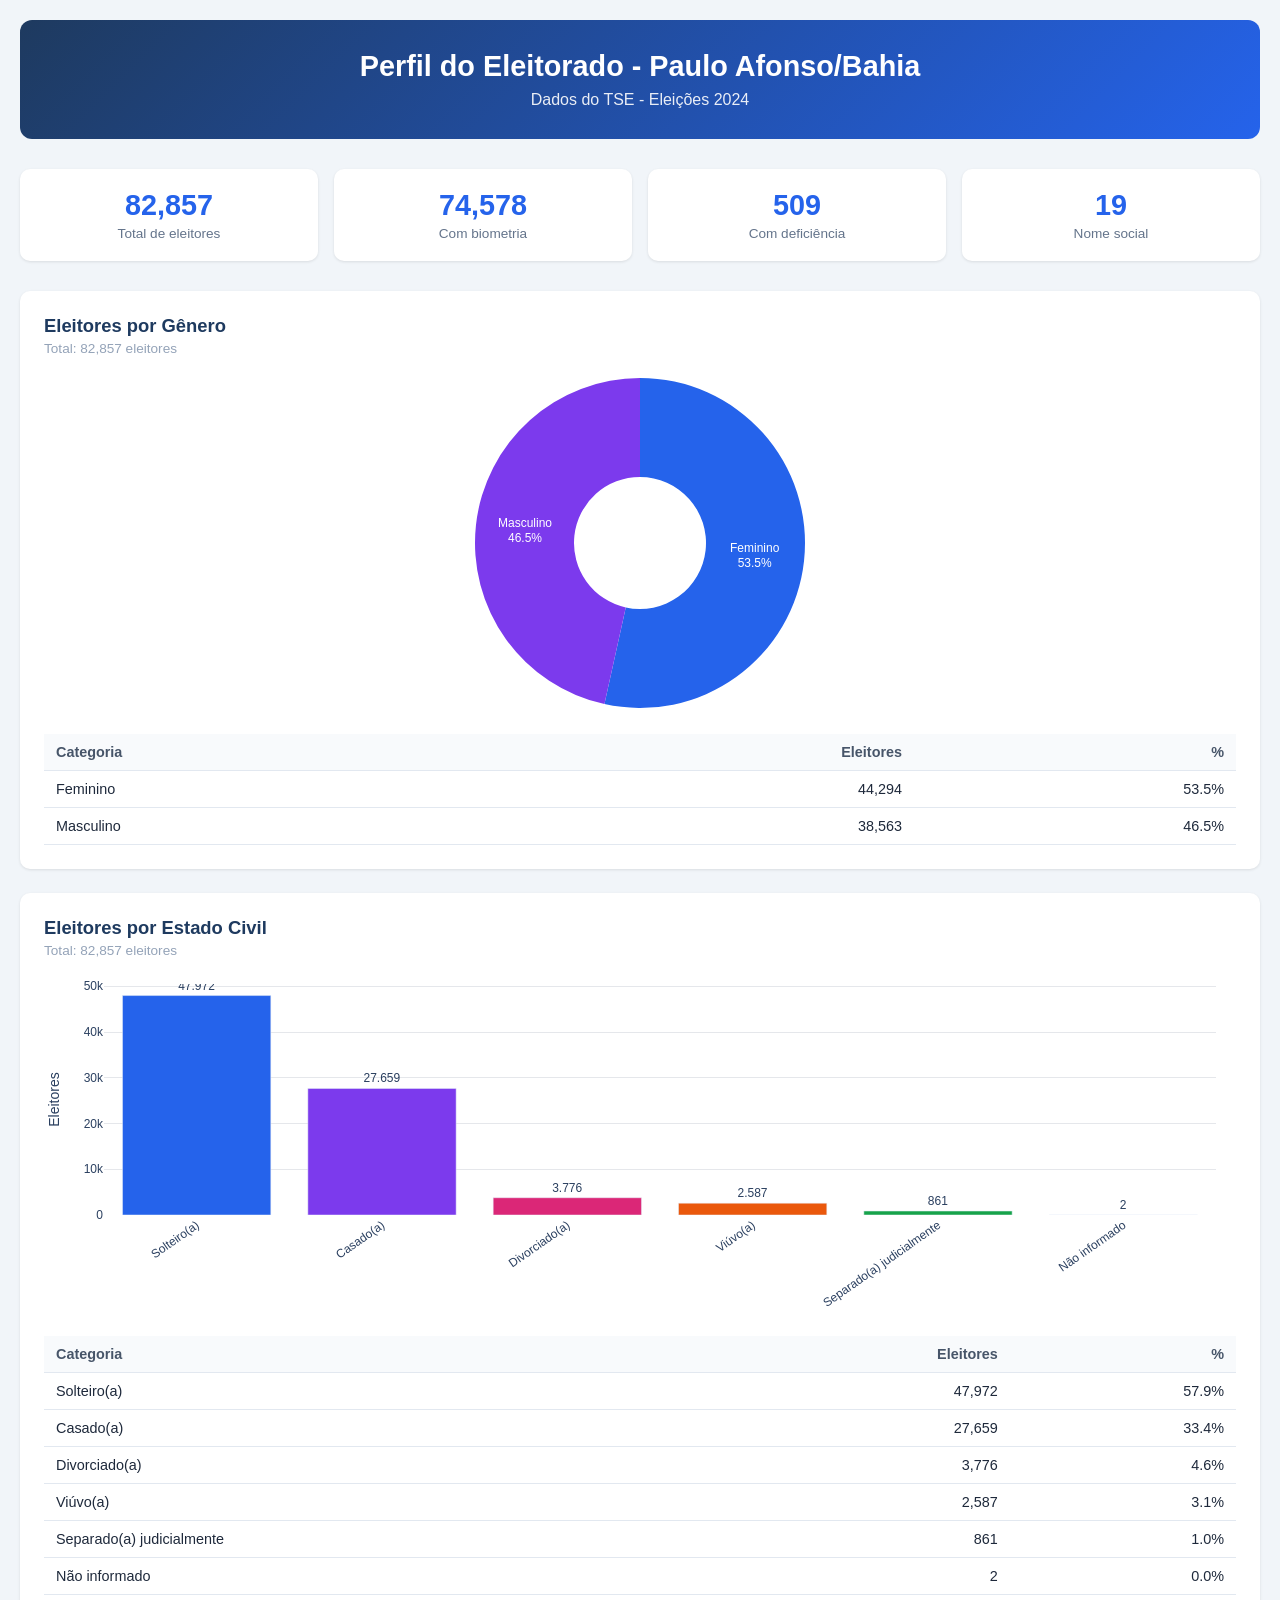
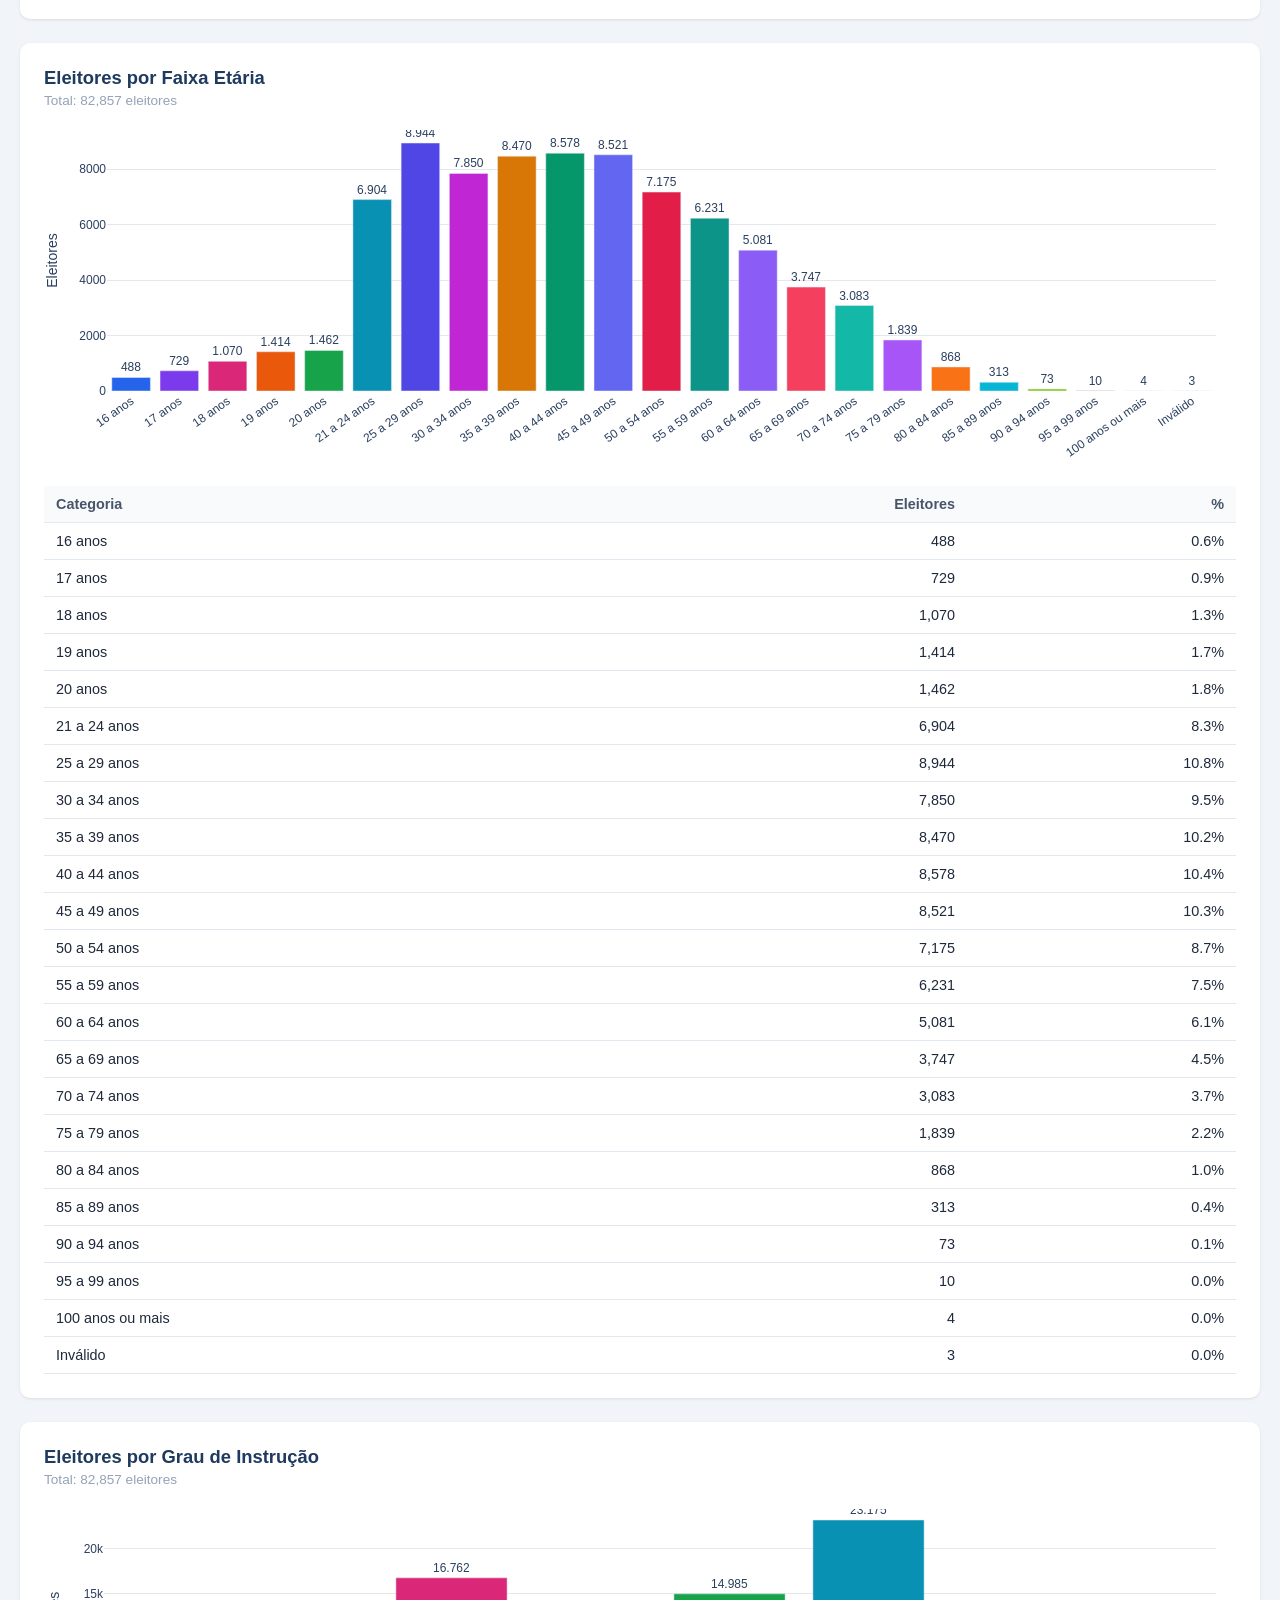
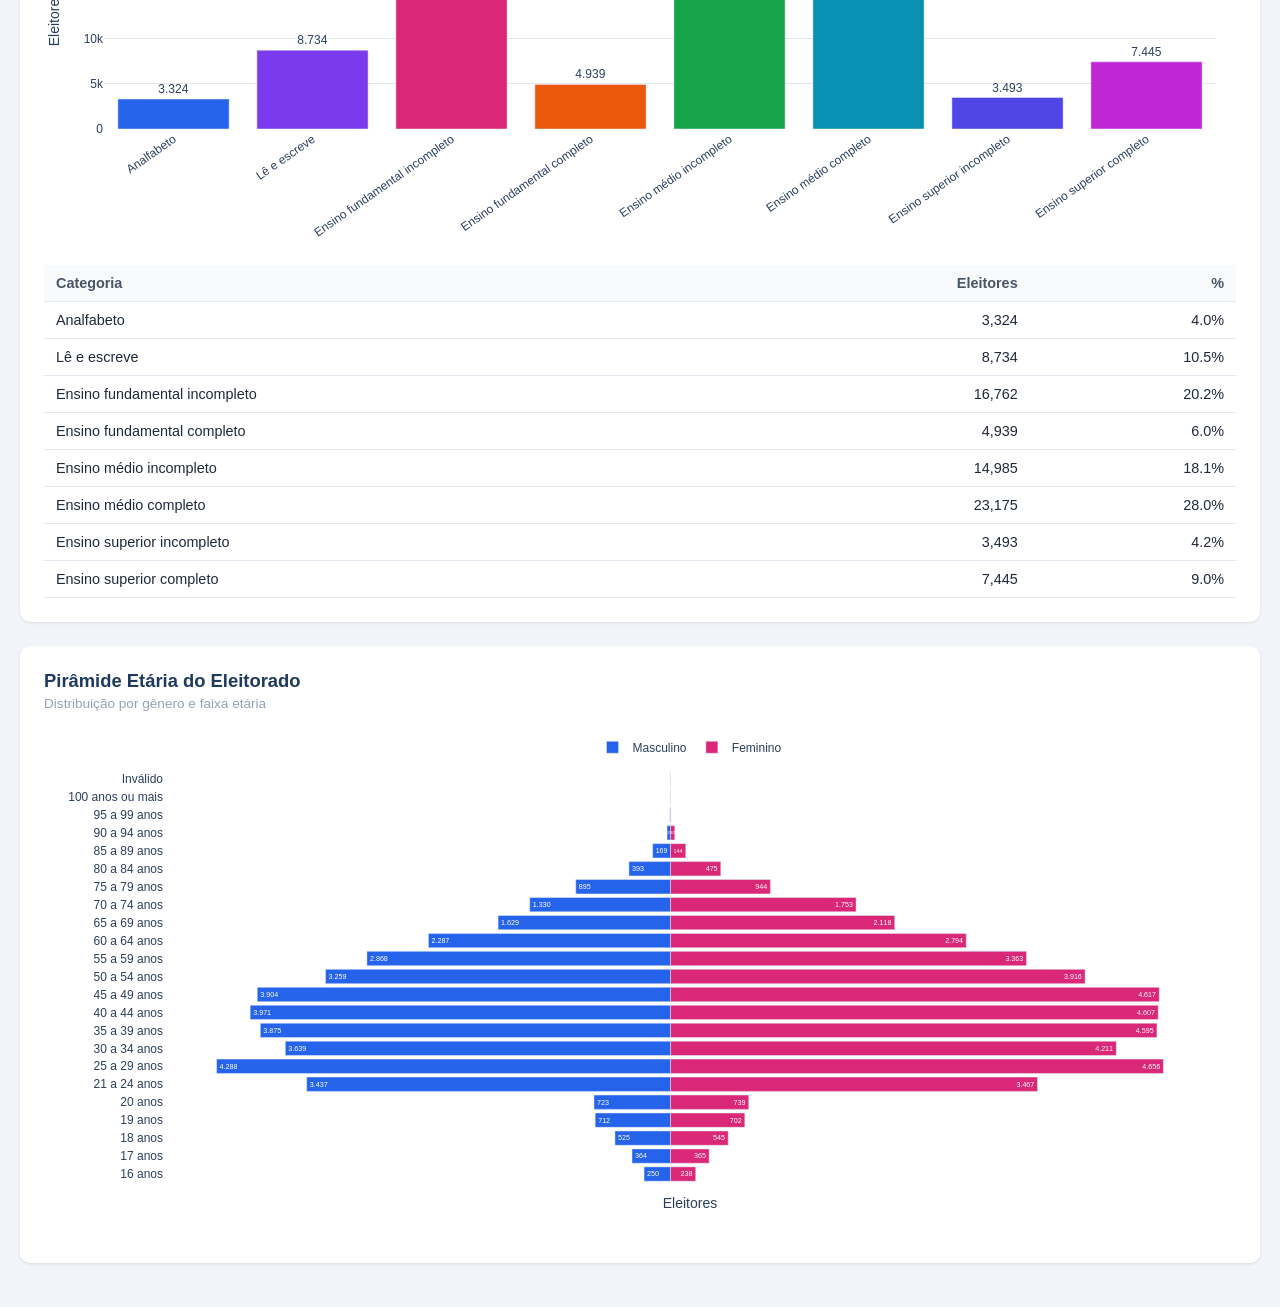
<file: indices/analise_eleitorado.html>
<!DOCTYPE html>
<html lang="pt-BR">
<head>
    <meta charset="UTF-8">
    <meta name="viewport" content="width=device-width, initial-scale=1.0">
    <title>Perfil do Eleitorado - Paulo Afonso/Bahia (2024)</title>
    <script src="https://cdn.plot.ly/plotly-2.35.2.min.js"></script>
    <style>
        * { margin: 0; padding: 0; box-sizing: border-box; }
        body {
            font-family: -apple-system, BlinkMacSystemFont, 'Segoe UI', Roboto, sans-serif;
            background: #f1f5f9;
            color: #1e293b;
            padding: 20px;
        }
        .header {
            text-align: center;
            padding: 30px 20px;
            background: linear-gradient(135deg, #1e3a5f, #2563eb);
            color: white;
            border-radius: 12px;
            margin-bottom: 30px;
        }
        .header h1 { font-size: 1.8rem; margin-bottom: 8px; }
        .header p { opacity: 0.9; font-size: 1rem; }
        .resumo {
            display: grid;
            grid-template-columns: repeat(auto-fit, minmax(180px, 1fr));
            gap: 16px;
            margin-bottom: 30px;
        }
        .resumo-card {
            background: white;
            border-radius: 10px;
            padding: 20px;
            text-align: center;
            box-shadow: 0 1px 3px rgba(0,0,0,0.1);
        }
        .resumo-card .numero {
            font-size: 1.8rem;
            font-weight: 700;
            color: #2563eb;
        }
        .resumo-card .label { font-size: 0.85rem; color: #64748b; margin-top: 4px; }
        .card {
            background: white;
            border-radius: 10px;
            padding: 24px;
            margin-bottom: 24px;
            box-shadow: 0 1px 3px rgba(0,0,0,0.1);
        }
        .card h2 { font-size: 1.15rem; color: #1e3a5f; margin-bottom: 4px; }
        .subtitulo { font-size: 0.85rem; color: #94a3b8; margin-bottom: 12px; }
        .grafico { margin-bottom: 16px; }
        table {
            width: 100%;
            border-collapse: collapse;
            font-size: 0.9rem;
        }
        th, td {
            padding: 10px 12px;
            border-bottom: 1px solid #e2e8f0;
        }
        th {
            background: #f8fafc;
            font-weight: 600;
            color: #475569;
            text-align: left;
        }
        tr:hover { background: #f8fafc; }
    </style>
</head>
<body>
    <div class="header">
        <h1>Perfil do Eleitorado - Paulo Afonso/Bahia</h1>
        <p>Dados do TSE - Eleições 2024</p>
    </div>
    <div class="resumo">
        <div class="resumo-card">
            <div class="numero">82,857</div>
            <div class="label">Total de eleitores</div>
        </div>
        <div class="resumo-card">
            <div class="numero">74,578</div>
            <div class="label">Com biometria</div>
        </div>
        <div class="resumo-card">
            <div class="numero">509</div>
            <div class="label">Com deficiência</div>
        </div>
        <div class="resumo-card">
            <div class="numero">19</div>
            <div class="label">Nome social</div>
        </div>
    </div>
    
    <div class="card">
        <h2>Eleitores por Gênero</h2>
        <p class="subtitulo">Total: 82,857 eleitores</p>
        <div class="grafico"><div>                            <div id="50d739e4-3255-4582-84dd-456cdcc4c8ec" class="plotly-graph-div" style="height:350px; width:100%;"></div>            <script type="text/javascript">                window.PLOTLYENV=window.PLOTLYENV || {};                                if (document.getElementById("50d739e4-3255-4582-84dd-456cdcc4c8ec")) {                    Plotly.newPlot(                        "50d739e4-3255-4582-84dd-456cdcc4c8ec",                        [{"hole":0.4,"labels":["Feminino","Masculino"],"marker":{"colors":["#2563eb","#7c3aed"]},"textinfo":"label+percent","values":[44294,38563],"type":"pie"}],                        {"template":{"data":{"histogram2dcontour":[{"type":"histogram2dcontour","colorbar":{"outlinewidth":0,"ticks":""},"colorscale":[[0.0,"#0d0887"],[0.1111111111111111,"#46039f"],[0.2222222222222222,"#7201a8"],[0.3333333333333333,"#9c179e"],[0.4444444444444444,"#bd3786"],[0.5555555555555556,"#d8576b"],[0.6666666666666666,"#ed7953"],[0.7777777777777778,"#fb9f3a"],[0.8888888888888888,"#fdca26"],[1.0,"#f0f921"]]}],"choropleth":[{"type":"choropleth","colorbar":{"outlinewidth":0,"ticks":""}}],"histogram2d":[{"type":"histogram2d","colorbar":{"outlinewidth":0,"ticks":""},"colorscale":[[0.0,"#0d0887"],[0.1111111111111111,"#46039f"],[0.2222222222222222,"#7201a8"],[0.3333333333333333,"#9c179e"],[0.4444444444444444,"#bd3786"],[0.5555555555555556,"#d8576b"],[0.6666666666666666,"#ed7953"],[0.7777777777777778,"#fb9f3a"],[0.8888888888888888,"#fdca26"],[1.0,"#f0f921"]]}],"heatmap":[{"type":"heatmap","colorbar":{"outlinewidth":0,"ticks":""},"colorscale":[[0.0,"#0d0887"],[0.1111111111111111,"#46039f"],[0.2222222222222222,"#7201a8"],[0.3333333333333333,"#9c179e"],[0.4444444444444444,"#bd3786"],[0.5555555555555556,"#d8576b"],[0.6666666666666666,"#ed7953"],[0.7777777777777778,"#fb9f3a"],[0.8888888888888888,"#fdca26"],[1.0,"#f0f921"]]}],"contourcarpet":[{"type":"contourcarpet","colorbar":{"outlinewidth":0,"ticks":""}}],"contour":[{"type":"contour","colorbar":{"outlinewidth":0,"ticks":""},"colorscale":[[0.0,"#0d0887"],[0.1111111111111111,"#46039f"],[0.2222222222222222,"#7201a8"],[0.3333333333333333,"#9c179e"],[0.4444444444444444,"#bd3786"],[0.5555555555555556,"#d8576b"],[0.6666666666666666,"#ed7953"],[0.7777777777777778,"#fb9f3a"],[0.8888888888888888,"#fdca26"],[1.0,"#f0f921"]]}],"surface":[{"type":"surface","colorbar":{"outlinewidth":0,"ticks":""},"colorscale":[[0.0,"#0d0887"],[0.1111111111111111,"#46039f"],[0.2222222222222222,"#7201a8"],[0.3333333333333333,"#9c179e"],[0.4444444444444444,"#bd3786"],[0.5555555555555556,"#d8576b"],[0.6666666666666666,"#ed7953"],[0.7777777777777778,"#fb9f3a"],[0.8888888888888888,"#fdca26"],[1.0,"#f0f921"]]}],"mesh3d":[{"type":"mesh3d","colorbar":{"outlinewidth":0,"ticks":""}}],"scatter":[{"fillpattern":{"fillmode":"overlay","size":10,"solidity":0.2},"type":"scatter"}],"parcoords":[{"type":"parcoords","line":{"colorbar":{"outlinewidth":0,"ticks":""}}}],"scatterpolargl":[{"type":"scatterpolargl","marker":{"colorbar":{"outlinewidth":0,"ticks":""}}}],"bar":[{"error_x":{"color":"#2a3f5f"},"error_y":{"color":"#2a3f5f"},"marker":{"line":{"color":"#E5ECF6","width":0.5},"pattern":{"fillmode":"overlay","size":10,"solidity":0.2}},"type":"bar"}],"scattergeo":[{"type":"scattergeo","marker":{"colorbar":{"outlinewidth":0,"ticks":""}}}],"scatterpolar":[{"type":"scatterpolar","marker":{"colorbar":{"outlinewidth":0,"ticks":""}}}],"histogram":[{"marker":{"pattern":{"fillmode":"overlay","size":10,"solidity":0.2}},"type":"histogram"}],"scattergl":[{"type":"scattergl","marker":{"colorbar":{"outlinewidth":0,"ticks":""}}}],"scatter3d":[{"type":"scatter3d","line":{"colorbar":{"outlinewidth":0,"ticks":""}},"marker":{"colorbar":{"outlinewidth":0,"ticks":""}}}],"scattermap":[{"type":"scattermap","marker":{"colorbar":{"outlinewidth":0,"ticks":""}}}],"scattermapbox":[{"type":"scattermapbox","marker":{"colorbar":{"outlinewidth":0,"ticks":""}}}],"scatterternary":[{"type":"scatterternary","marker":{"colorbar":{"outlinewidth":0,"ticks":""}}}],"scattercarpet":[{"type":"scattercarpet","marker":{"colorbar":{"outlinewidth":0,"ticks":""}}}],"carpet":[{"aaxis":{"endlinecolor":"#2a3f5f","gridcolor":"white","linecolor":"white","minorgridcolor":"white","startlinecolor":"#2a3f5f"},"baxis":{"endlinecolor":"#2a3f5f","gridcolor":"white","linecolor":"white","minorgridcolor":"white","startlinecolor":"#2a3f5f"},"type":"carpet"}],"table":[{"cells":{"fill":{"color":"#EBF0F8"},"line":{"color":"white"}},"header":{"fill":{"color":"#C8D4E3"},"line":{"color":"white"}},"type":"table"}],"barpolar":[{"marker":{"line":{"color":"#E5ECF6","width":0.5},"pattern":{"fillmode":"overlay","size":10,"solidity":0.2}},"type":"barpolar"}],"pie":[{"automargin":true,"type":"pie"}]},"layout":{"autotypenumbers":"strict","colorway":["#636efa","#EF553B","#00cc96","#ab63fa","#FFA15A","#19d3f3","#FF6692","#B6E880","#FF97FF","#FECB52"],"font":{"color":"#2a3f5f"},"hovermode":"closest","hoverlabel":{"align":"left"},"paper_bgcolor":"white","plot_bgcolor":"#E5ECF6","polar":{"bgcolor":"#E5ECF6","angularaxis":{"gridcolor":"white","linecolor":"white","ticks":""},"radialaxis":{"gridcolor":"white","linecolor":"white","ticks":""}},"ternary":{"bgcolor":"#E5ECF6","aaxis":{"gridcolor":"white","linecolor":"white","ticks":""},"baxis":{"gridcolor":"white","linecolor":"white","ticks":""},"caxis":{"gridcolor":"white","linecolor":"white","ticks":""}},"coloraxis":{"colorbar":{"outlinewidth":0,"ticks":""}},"colorscale":{"sequential":[[0.0,"#0d0887"],[0.1111111111111111,"#46039f"],[0.2222222222222222,"#7201a8"],[0.3333333333333333,"#9c179e"],[0.4444444444444444,"#bd3786"],[0.5555555555555556,"#d8576b"],[0.6666666666666666,"#ed7953"],[0.7777777777777778,"#fb9f3a"],[0.8888888888888888,"#fdca26"],[1.0,"#f0f921"]],"sequentialminus":[[0.0,"#0d0887"],[0.1111111111111111,"#46039f"],[0.2222222222222222,"#7201a8"],[0.3333333333333333,"#9c179e"],[0.4444444444444444,"#bd3786"],[0.5555555555555556,"#d8576b"],[0.6666666666666666,"#ed7953"],[0.7777777777777778,"#fb9f3a"],[0.8888888888888888,"#fdca26"],[1.0,"#f0f921"]],"diverging":[[0,"#8e0152"],[0.1,"#c51b7d"],[0.2,"#de77ae"],[0.3,"#f1b6da"],[0.4,"#fde0ef"],[0.5,"#f7f7f7"],[0.6,"#e6f5d0"],[0.7,"#b8e186"],[0.8,"#7fbc41"],[0.9,"#4d9221"],[1,"#276419"]]},"xaxis":{"gridcolor":"white","linecolor":"white","ticks":"","title":{"standoff":15},"zerolinecolor":"white","automargin":true,"zerolinewidth":2},"yaxis":{"gridcolor":"white","linecolor":"white","ticks":"","title":{"standoff":15},"zerolinecolor":"white","automargin":true,"zerolinewidth":2},"scene":{"xaxis":{"backgroundcolor":"#E5ECF6","gridcolor":"white","linecolor":"white","showbackground":true,"ticks":"","zerolinecolor":"white","gridwidth":2},"yaxis":{"backgroundcolor":"#E5ECF6","gridcolor":"white","linecolor":"white","showbackground":true,"ticks":"","zerolinecolor":"white","gridwidth":2},"zaxis":{"backgroundcolor":"#E5ECF6","gridcolor":"white","linecolor":"white","showbackground":true,"ticks":"","zerolinecolor":"white","gridwidth":2}},"shapedefaults":{"line":{"color":"#2a3f5f"}},"annotationdefaults":{"arrowcolor":"#2a3f5f","arrowhead":0,"arrowwidth":1},"geo":{"bgcolor":"white","landcolor":"#E5ECF6","subunitcolor":"white","showland":true,"showlakes":true,"lakecolor":"white"},"title":{"x":0.05},"mapbox":{"style":"light"}}},"margin":{"t":10,"b":10,"l":10,"r":10},"height":350,"showlegend":false},                        {"responsive": true}                    )                };            </script>        </div></div>
        <table>
            <thead>
                <tr><th>Categoria</th><th style="text-align:right">Eleitores</th><th style="text-align:right">%</th></tr>
            </thead>
            <tbody>
            <tr>
                <td>Feminino</td>
                <td style="text-align:right">44,294</td>
                <td style="text-align:right">53.5%</td>
            </tr>
            <tr>
                <td>Masculino</td>
                <td style="text-align:right">38,563</td>
                <td style="text-align:right">46.5%</td>
            </tr></tbody>
        </table>
    </div>
    
    <div class="card">
        <h2>Eleitores por Estado Civil</h2>
        <p class="subtitulo">Total: 82,857 eleitores</p>
        <div class="grafico"><div>                            <div id="f23d261b-6691-4e8c-bd7e-f0170e685c14" class="plotly-graph-div" style="height:350px; width:100%;"></div>            <script type="text/javascript">                window.PLOTLYENV=window.PLOTLYENV || {};                                if (document.getElementById("f23d261b-6691-4e8c-bd7e-f0170e685c14")) {                    Plotly.newPlot(                        "f23d261b-6691-4e8c-bd7e-f0170e685c14",                        [{"marker":{"color":["#2563eb","#7c3aed","#db2777","#ea580c","#16a34a","#0891b2"]},"text":["47.972","27.659","3.776","2.587","861","2"],"textposition":"outside","x":["Solteiro(a)","Casado(a)","Divorciado(a)","Vi\u00favo(a)","Separado(a) judicialmente","N\u00e3o informado"],"y":[47972,27659,3776,2587,861,2],"type":"bar"}],                        {"template":{"data":{"histogram2dcontour":[{"type":"histogram2dcontour","colorbar":{"outlinewidth":0,"ticks":""},"colorscale":[[0.0,"#0d0887"],[0.1111111111111111,"#46039f"],[0.2222222222222222,"#7201a8"],[0.3333333333333333,"#9c179e"],[0.4444444444444444,"#bd3786"],[0.5555555555555556,"#d8576b"],[0.6666666666666666,"#ed7953"],[0.7777777777777778,"#fb9f3a"],[0.8888888888888888,"#fdca26"],[1.0,"#f0f921"]]}],"choropleth":[{"type":"choropleth","colorbar":{"outlinewidth":0,"ticks":""}}],"histogram2d":[{"type":"histogram2d","colorbar":{"outlinewidth":0,"ticks":""},"colorscale":[[0.0,"#0d0887"],[0.1111111111111111,"#46039f"],[0.2222222222222222,"#7201a8"],[0.3333333333333333,"#9c179e"],[0.4444444444444444,"#bd3786"],[0.5555555555555556,"#d8576b"],[0.6666666666666666,"#ed7953"],[0.7777777777777778,"#fb9f3a"],[0.8888888888888888,"#fdca26"],[1.0,"#f0f921"]]}],"heatmap":[{"type":"heatmap","colorbar":{"outlinewidth":0,"ticks":""},"colorscale":[[0.0,"#0d0887"],[0.1111111111111111,"#46039f"],[0.2222222222222222,"#7201a8"],[0.3333333333333333,"#9c179e"],[0.4444444444444444,"#bd3786"],[0.5555555555555556,"#d8576b"],[0.6666666666666666,"#ed7953"],[0.7777777777777778,"#fb9f3a"],[0.8888888888888888,"#fdca26"],[1.0,"#f0f921"]]}],"contourcarpet":[{"type":"contourcarpet","colorbar":{"outlinewidth":0,"ticks":""}}],"contour":[{"type":"contour","colorbar":{"outlinewidth":0,"ticks":""},"colorscale":[[0.0,"#0d0887"],[0.1111111111111111,"#46039f"],[0.2222222222222222,"#7201a8"],[0.3333333333333333,"#9c179e"],[0.4444444444444444,"#bd3786"],[0.5555555555555556,"#d8576b"],[0.6666666666666666,"#ed7953"],[0.7777777777777778,"#fb9f3a"],[0.8888888888888888,"#fdca26"],[1.0,"#f0f921"]]}],"surface":[{"type":"surface","colorbar":{"outlinewidth":0,"ticks":""},"colorscale":[[0.0,"#0d0887"],[0.1111111111111111,"#46039f"],[0.2222222222222222,"#7201a8"],[0.3333333333333333,"#9c179e"],[0.4444444444444444,"#bd3786"],[0.5555555555555556,"#d8576b"],[0.6666666666666666,"#ed7953"],[0.7777777777777778,"#fb9f3a"],[0.8888888888888888,"#fdca26"],[1.0,"#f0f921"]]}],"mesh3d":[{"type":"mesh3d","colorbar":{"outlinewidth":0,"ticks":""}}],"scatter":[{"fillpattern":{"fillmode":"overlay","size":10,"solidity":0.2},"type":"scatter"}],"parcoords":[{"type":"parcoords","line":{"colorbar":{"outlinewidth":0,"ticks":""}}}],"scatterpolargl":[{"type":"scatterpolargl","marker":{"colorbar":{"outlinewidth":0,"ticks":""}}}],"bar":[{"error_x":{"color":"#2a3f5f"},"error_y":{"color":"#2a3f5f"},"marker":{"line":{"color":"#E5ECF6","width":0.5},"pattern":{"fillmode":"overlay","size":10,"solidity":0.2}},"type":"bar"}],"scattergeo":[{"type":"scattergeo","marker":{"colorbar":{"outlinewidth":0,"ticks":""}}}],"scatterpolar":[{"type":"scatterpolar","marker":{"colorbar":{"outlinewidth":0,"ticks":""}}}],"histogram":[{"marker":{"pattern":{"fillmode":"overlay","size":10,"solidity":0.2}},"type":"histogram"}],"scattergl":[{"type":"scattergl","marker":{"colorbar":{"outlinewidth":0,"ticks":""}}}],"scatter3d":[{"type":"scatter3d","line":{"colorbar":{"outlinewidth":0,"ticks":""}},"marker":{"colorbar":{"outlinewidth":0,"ticks":""}}}],"scattermap":[{"type":"scattermap","marker":{"colorbar":{"outlinewidth":0,"ticks":""}}}],"scattermapbox":[{"type":"scattermapbox","marker":{"colorbar":{"outlinewidth":0,"ticks":""}}}],"scatterternary":[{"type":"scatterternary","marker":{"colorbar":{"outlinewidth":0,"ticks":""}}}],"scattercarpet":[{"type":"scattercarpet","marker":{"colorbar":{"outlinewidth":0,"ticks":""}}}],"carpet":[{"aaxis":{"endlinecolor":"#2a3f5f","gridcolor":"white","linecolor":"white","minorgridcolor":"white","startlinecolor":"#2a3f5f"},"baxis":{"endlinecolor":"#2a3f5f","gridcolor":"white","linecolor":"white","minorgridcolor":"white","startlinecolor":"#2a3f5f"},"type":"carpet"}],"table":[{"cells":{"fill":{"color":"#EBF0F8"},"line":{"color":"white"}},"header":{"fill":{"color":"#C8D4E3"},"line":{"color":"white"}},"type":"table"}],"barpolar":[{"marker":{"line":{"color":"#E5ECF6","width":0.5},"pattern":{"fillmode":"overlay","size":10,"solidity":0.2}},"type":"barpolar"}],"pie":[{"automargin":true,"type":"pie"}]},"layout":{"autotypenumbers":"strict","colorway":["#636efa","#EF553B","#00cc96","#ab63fa","#FFA15A","#19d3f3","#FF6692","#B6E880","#FF97FF","#FECB52"],"font":{"color":"#2a3f5f"},"hovermode":"closest","hoverlabel":{"align":"left"},"paper_bgcolor":"white","plot_bgcolor":"#E5ECF6","polar":{"bgcolor":"#E5ECF6","angularaxis":{"gridcolor":"white","linecolor":"white","ticks":""},"radialaxis":{"gridcolor":"white","linecolor":"white","ticks":""}},"ternary":{"bgcolor":"#E5ECF6","aaxis":{"gridcolor":"white","linecolor":"white","ticks":""},"baxis":{"gridcolor":"white","linecolor":"white","ticks":""},"caxis":{"gridcolor":"white","linecolor":"white","ticks":""}},"coloraxis":{"colorbar":{"outlinewidth":0,"ticks":""}},"colorscale":{"sequential":[[0.0,"#0d0887"],[0.1111111111111111,"#46039f"],[0.2222222222222222,"#7201a8"],[0.3333333333333333,"#9c179e"],[0.4444444444444444,"#bd3786"],[0.5555555555555556,"#d8576b"],[0.6666666666666666,"#ed7953"],[0.7777777777777778,"#fb9f3a"],[0.8888888888888888,"#fdca26"],[1.0,"#f0f921"]],"sequentialminus":[[0.0,"#0d0887"],[0.1111111111111111,"#46039f"],[0.2222222222222222,"#7201a8"],[0.3333333333333333,"#9c179e"],[0.4444444444444444,"#bd3786"],[0.5555555555555556,"#d8576b"],[0.6666666666666666,"#ed7953"],[0.7777777777777778,"#fb9f3a"],[0.8888888888888888,"#fdca26"],[1.0,"#f0f921"]],"diverging":[[0,"#8e0152"],[0.1,"#c51b7d"],[0.2,"#de77ae"],[0.3,"#f1b6da"],[0.4,"#fde0ef"],[0.5,"#f7f7f7"],[0.6,"#e6f5d0"],[0.7,"#b8e186"],[0.8,"#7fbc41"],[0.9,"#4d9221"],[1,"#276419"]]},"xaxis":{"gridcolor":"white","linecolor":"white","ticks":"","title":{"standoff":15},"zerolinecolor":"white","automargin":true,"zerolinewidth":2},"yaxis":{"gridcolor":"white","linecolor":"white","ticks":"","title":{"standoff":15},"zerolinecolor":"white","automargin":true,"zerolinewidth":2},"scene":{"xaxis":{"backgroundcolor":"#E5ECF6","gridcolor":"white","linecolor":"white","showbackground":true,"ticks":"","zerolinecolor":"white","gridwidth":2},"yaxis":{"backgroundcolor":"#E5ECF6","gridcolor":"white","linecolor":"white","showbackground":true,"ticks":"","zerolinecolor":"white","gridwidth":2},"zaxis":{"backgroundcolor":"#E5ECF6","gridcolor":"white","linecolor":"white","showbackground":true,"ticks":"","zerolinecolor":"white","gridwidth":2}},"shapedefaults":{"line":{"color":"#2a3f5f"}},"annotationdefaults":{"arrowcolor":"#2a3f5f","arrowhead":0,"arrowwidth":1},"geo":{"bgcolor":"white","landcolor":"#E5ECF6","subunitcolor":"white","showland":true,"showlakes":true,"lakecolor":"white"},"title":{"x":0.05},"mapbox":{"style":"light"}}},"margin":{"t":10,"b":60,"l":60,"r":20},"yaxis":{"title":{"text":"Eleitores"},"gridcolor":"#e5e7eb"},"xaxis":{"title":{},"tickangle":-35},"plot_bgcolor":"white","height":350},                        {"responsive": true}                    )                };            </script>        </div></div>
        <table>
            <thead>
                <tr><th>Categoria</th><th style="text-align:right">Eleitores</th><th style="text-align:right">%</th></tr>
            </thead>
            <tbody>
            <tr>
                <td>Solteiro(a)</td>
                <td style="text-align:right">47,972</td>
                <td style="text-align:right">57.9%</td>
            </tr>
            <tr>
                <td>Casado(a)</td>
                <td style="text-align:right">27,659</td>
                <td style="text-align:right">33.4%</td>
            </tr>
            <tr>
                <td>Divorciado(a)</td>
                <td style="text-align:right">3,776</td>
                <td style="text-align:right">4.6%</td>
            </tr>
            <tr>
                <td>Viúvo(a)</td>
                <td style="text-align:right">2,587</td>
                <td style="text-align:right">3.1%</td>
            </tr>
            <tr>
                <td>Separado(a) judicialmente</td>
                <td style="text-align:right">861</td>
                <td style="text-align:right">1.0%</td>
            </tr>
            <tr>
                <td>Não informado</td>
                <td style="text-align:right">2</td>
                <td style="text-align:right">0.0%</td>
            </tr></tbody>
        </table>
    </div>
    
    <div class="card">
        <h2>Eleitores por Faixa Etária</h2>
        <p class="subtitulo">Total: 82,857 eleitores</p>
        <div class="grafico"><div>                            <div id="9ca9634f-abdd-48e2-8c90-a2cc68cb6b8f" class="plotly-graph-div" style="height:350px; width:100%;"></div>            <script type="text/javascript">                window.PLOTLYENV=window.PLOTLYENV || {};                                if (document.getElementById("9ca9634f-abdd-48e2-8c90-a2cc68cb6b8f")) {                    Plotly.newPlot(                        "9ca9634f-abdd-48e2-8c90-a2cc68cb6b8f",                        [{"marker":{"color":["#2563eb","#7c3aed","#db2777","#ea580c","#16a34a","#0891b2","#4f46e5","#c026d3","#d97706","#059669","#6366f1","#e11d48","#0d9488","#8b5cf6","#f43f5e","#14b8a6","#a855f7","#f97316","#06b6d4","#84cc16","#ef4444","#3b82f6","#10b981"]},"text":["488","729","1.070","1.414","1.462","6.904","8.944","7.850","8.470","8.578","8.521","7.175","6.231","5.081","3.747","3.083","1.839","868","313","73","10","4","3"],"textposition":"outside","x":["16 anos","17 anos","18 anos","19 anos","20 anos","21 a 24 anos","25 a 29 anos","30 a 34 anos","35 a 39 anos","40 a 44 anos","45 a 49 anos","50 a 54 anos","55 a 59 anos","60 a 64 anos","65 a 69 anos","70 a 74 anos","75 a 79 anos","80 a 84 anos","85 a 89 anos","90 a 94 anos","95 a 99 anos","100 anos ou mais","Inv\u00e1lido"],"y":[488,729,1070,1414,1462,6904,8944,7850,8470,8578,8521,7175,6231,5081,3747,3083,1839,868,313,73,10,4,3],"type":"bar"}],                        {"template":{"data":{"histogram2dcontour":[{"type":"histogram2dcontour","colorbar":{"outlinewidth":0,"ticks":""},"colorscale":[[0.0,"#0d0887"],[0.1111111111111111,"#46039f"],[0.2222222222222222,"#7201a8"],[0.3333333333333333,"#9c179e"],[0.4444444444444444,"#bd3786"],[0.5555555555555556,"#d8576b"],[0.6666666666666666,"#ed7953"],[0.7777777777777778,"#fb9f3a"],[0.8888888888888888,"#fdca26"],[1.0,"#f0f921"]]}],"choropleth":[{"type":"choropleth","colorbar":{"outlinewidth":0,"ticks":""}}],"histogram2d":[{"type":"histogram2d","colorbar":{"outlinewidth":0,"ticks":""},"colorscale":[[0.0,"#0d0887"],[0.1111111111111111,"#46039f"],[0.2222222222222222,"#7201a8"],[0.3333333333333333,"#9c179e"],[0.4444444444444444,"#bd3786"],[0.5555555555555556,"#d8576b"],[0.6666666666666666,"#ed7953"],[0.7777777777777778,"#fb9f3a"],[0.8888888888888888,"#fdca26"],[1.0,"#f0f921"]]}],"heatmap":[{"type":"heatmap","colorbar":{"outlinewidth":0,"ticks":""},"colorscale":[[0.0,"#0d0887"],[0.1111111111111111,"#46039f"],[0.2222222222222222,"#7201a8"],[0.3333333333333333,"#9c179e"],[0.4444444444444444,"#bd3786"],[0.5555555555555556,"#d8576b"],[0.6666666666666666,"#ed7953"],[0.7777777777777778,"#fb9f3a"],[0.8888888888888888,"#fdca26"],[1.0,"#f0f921"]]}],"contourcarpet":[{"type":"contourcarpet","colorbar":{"outlinewidth":0,"ticks":""}}],"contour":[{"type":"contour","colorbar":{"outlinewidth":0,"ticks":""},"colorscale":[[0.0,"#0d0887"],[0.1111111111111111,"#46039f"],[0.2222222222222222,"#7201a8"],[0.3333333333333333,"#9c179e"],[0.4444444444444444,"#bd3786"],[0.5555555555555556,"#d8576b"],[0.6666666666666666,"#ed7953"],[0.7777777777777778,"#fb9f3a"],[0.8888888888888888,"#fdca26"],[1.0,"#f0f921"]]}],"surface":[{"type":"surface","colorbar":{"outlinewidth":0,"ticks":""},"colorscale":[[0.0,"#0d0887"],[0.1111111111111111,"#46039f"],[0.2222222222222222,"#7201a8"],[0.3333333333333333,"#9c179e"],[0.4444444444444444,"#bd3786"],[0.5555555555555556,"#d8576b"],[0.6666666666666666,"#ed7953"],[0.7777777777777778,"#fb9f3a"],[0.8888888888888888,"#fdca26"],[1.0,"#f0f921"]]}],"mesh3d":[{"type":"mesh3d","colorbar":{"outlinewidth":0,"ticks":""}}],"scatter":[{"fillpattern":{"fillmode":"overlay","size":10,"solidity":0.2},"type":"scatter"}],"parcoords":[{"type":"parcoords","line":{"colorbar":{"outlinewidth":0,"ticks":""}}}],"scatterpolargl":[{"type":"scatterpolargl","marker":{"colorbar":{"outlinewidth":0,"ticks":""}}}],"bar":[{"error_x":{"color":"#2a3f5f"},"error_y":{"color":"#2a3f5f"},"marker":{"line":{"color":"#E5ECF6","width":0.5},"pattern":{"fillmode":"overlay","size":10,"solidity":0.2}},"type":"bar"}],"scattergeo":[{"type":"scattergeo","marker":{"colorbar":{"outlinewidth":0,"ticks":""}}}],"scatterpolar":[{"type":"scatterpolar","marker":{"colorbar":{"outlinewidth":0,"ticks":""}}}],"histogram":[{"marker":{"pattern":{"fillmode":"overlay","size":10,"solidity":0.2}},"type":"histogram"}],"scattergl":[{"type":"scattergl","marker":{"colorbar":{"outlinewidth":0,"ticks":""}}}],"scatter3d":[{"type":"scatter3d","line":{"colorbar":{"outlinewidth":0,"ticks":""}},"marker":{"colorbar":{"outlinewidth":0,"ticks":""}}}],"scattermap":[{"type":"scattermap","marker":{"colorbar":{"outlinewidth":0,"ticks":""}}}],"scattermapbox":[{"type":"scattermapbox","marker":{"colorbar":{"outlinewidth":0,"ticks":""}}}],"scatterternary":[{"type":"scatterternary","marker":{"colorbar":{"outlinewidth":0,"ticks":""}}}],"scattercarpet":[{"type":"scattercarpet","marker":{"colorbar":{"outlinewidth":0,"ticks":""}}}],"carpet":[{"aaxis":{"endlinecolor":"#2a3f5f","gridcolor":"white","linecolor":"white","minorgridcolor":"white","startlinecolor":"#2a3f5f"},"baxis":{"endlinecolor":"#2a3f5f","gridcolor":"white","linecolor":"white","minorgridcolor":"white","startlinecolor":"#2a3f5f"},"type":"carpet"}],"table":[{"cells":{"fill":{"color":"#EBF0F8"},"line":{"color":"white"}},"header":{"fill":{"color":"#C8D4E3"},"line":{"color":"white"}},"type":"table"}],"barpolar":[{"marker":{"line":{"color":"#E5ECF6","width":0.5},"pattern":{"fillmode":"overlay","size":10,"solidity":0.2}},"type":"barpolar"}],"pie":[{"automargin":true,"type":"pie"}]},"layout":{"autotypenumbers":"strict","colorway":["#636efa","#EF553B","#00cc96","#ab63fa","#FFA15A","#19d3f3","#FF6692","#B6E880","#FF97FF","#FECB52"],"font":{"color":"#2a3f5f"},"hovermode":"closest","hoverlabel":{"align":"left"},"paper_bgcolor":"white","plot_bgcolor":"#E5ECF6","polar":{"bgcolor":"#E5ECF6","angularaxis":{"gridcolor":"white","linecolor":"white","ticks":""},"radialaxis":{"gridcolor":"white","linecolor":"white","ticks":""}},"ternary":{"bgcolor":"#E5ECF6","aaxis":{"gridcolor":"white","linecolor":"white","ticks":""},"baxis":{"gridcolor":"white","linecolor":"white","ticks":""},"caxis":{"gridcolor":"white","linecolor":"white","ticks":""}},"coloraxis":{"colorbar":{"outlinewidth":0,"ticks":""}},"colorscale":{"sequential":[[0.0,"#0d0887"],[0.1111111111111111,"#46039f"],[0.2222222222222222,"#7201a8"],[0.3333333333333333,"#9c179e"],[0.4444444444444444,"#bd3786"],[0.5555555555555556,"#d8576b"],[0.6666666666666666,"#ed7953"],[0.7777777777777778,"#fb9f3a"],[0.8888888888888888,"#fdca26"],[1.0,"#f0f921"]],"sequentialminus":[[0.0,"#0d0887"],[0.1111111111111111,"#46039f"],[0.2222222222222222,"#7201a8"],[0.3333333333333333,"#9c179e"],[0.4444444444444444,"#bd3786"],[0.5555555555555556,"#d8576b"],[0.6666666666666666,"#ed7953"],[0.7777777777777778,"#fb9f3a"],[0.8888888888888888,"#fdca26"],[1.0,"#f0f921"]],"diverging":[[0,"#8e0152"],[0.1,"#c51b7d"],[0.2,"#de77ae"],[0.3,"#f1b6da"],[0.4,"#fde0ef"],[0.5,"#f7f7f7"],[0.6,"#e6f5d0"],[0.7,"#b8e186"],[0.8,"#7fbc41"],[0.9,"#4d9221"],[1,"#276419"]]},"xaxis":{"gridcolor":"white","linecolor":"white","ticks":"","title":{"standoff":15},"zerolinecolor":"white","automargin":true,"zerolinewidth":2},"yaxis":{"gridcolor":"white","linecolor":"white","ticks":"","title":{"standoff":15},"zerolinecolor":"white","automargin":true,"zerolinewidth":2},"scene":{"xaxis":{"backgroundcolor":"#E5ECF6","gridcolor":"white","linecolor":"white","showbackground":true,"ticks":"","zerolinecolor":"white","gridwidth":2},"yaxis":{"backgroundcolor":"#E5ECF6","gridcolor":"white","linecolor":"white","showbackground":true,"ticks":"","zerolinecolor":"white","gridwidth":2},"zaxis":{"backgroundcolor":"#E5ECF6","gridcolor":"white","linecolor":"white","showbackground":true,"ticks":"","zerolinecolor":"white","gridwidth":2}},"shapedefaults":{"line":{"color":"#2a3f5f"}},"annotationdefaults":{"arrowcolor":"#2a3f5f","arrowhead":0,"arrowwidth":1},"geo":{"bgcolor":"white","landcolor":"#E5ECF6","subunitcolor":"white","showland":true,"showlakes":true,"lakecolor":"white"},"title":{"x":0.05},"mapbox":{"style":"light"}}},"margin":{"t":10,"b":60,"l":60,"r":20},"yaxis":{"title":{"text":"Eleitores"},"gridcolor":"#e5e7eb"},"xaxis":{"title":{},"tickangle":-35},"plot_bgcolor":"white","height":350},                        {"responsive": true}                    )                };            </script>        </div></div>
        <table>
            <thead>
                <tr><th>Categoria</th><th style="text-align:right">Eleitores</th><th style="text-align:right">%</th></tr>
            </thead>
            <tbody>
            <tr>
                <td>16 anos</td>
                <td style="text-align:right">488</td>
                <td style="text-align:right">0.6%</td>
            </tr>
            <tr>
                <td>17 anos</td>
                <td style="text-align:right">729</td>
                <td style="text-align:right">0.9%</td>
            </tr>
            <tr>
                <td>18 anos</td>
                <td style="text-align:right">1,070</td>
                <td style="text-align:right">1.3%</td>
            </tr>
            <tr>
                <td>19 anos</td>
                <td style="text-align:right">1,414</td>
                <td style="text-align:right">1.7%</td>
            </tr>
            <tr>
                <td>20 anos</td>
                <td style="text-align:right">1,462</td>
                <td style="text-align:right">1.8%</td>
            </tr>
            <tr>
                <td>21 a 24 anos</td>
                <td style="text-align:right">6,904</td>
                <td style="text-align:right">8.3%</td>
            </tr>
            <tr>
                <td>25 a 29 anos</td>
                <td style="text-align:right">8,944</td>
                <td style="text-align:right">10.8%</td>
            </tr>
            <tr>
                <td>30 a 34 anos</td>
                <td style="text-align:right">7,850</td>
                <td style="text-align:right">9.5%</td>
            </tr>
            <tr>
                <td>35 a 39 anos</td>
                <td style="text-align:right">8,470</td>
                <td style="text-align:right">10.2%</td>
            </tr>
            <tr>
                <td>40 a 44 anos</td>
                <td style="text-align:right">8,578</td>
                <td style="text-align:right">10.4%</td>
            </tr>
            <tr>
                <td>45 a 49 anos</td>
                <td style="text-align:right">8,521</td>
                <td style="text-align:right">10.3%</td>
            </tr>
            <tr>
                <td>50 a 54 anos</td>
                <td style="text-align:right">7,175</td>
                <td style="text-align:right">8.7%</td>
            </tr>
            <tr>
                <td>55 a 59 anos</td>
                <td style="text-align:right">6,231</td>
                <td style="text-align:right">7.5%</td>
            </tr>
            <tr>
                <td>60 a 64 anos</td>
                <td style="text-align:right">5,081</td>
                <td style="text-align:right">6.1%</td>
            </tr>
            <tr>
                <td>65 a 69 anos</td>
                <td style="text-align:right">3,747</td>
                <td style="text-align:right">4.5%</td>
            </tr>
            <tr>
                <td>70 a 74 anos</td>
                <td style="text-align:right">3,083</td>
                <td style="text-align:right">3.7%</td>
            </tr>
            <tr>
                <td>75 a 79 anos</td>
                <td style="text-align:right">1,839</td>
                <td style="text-align:right">2.2%</td>
            </tr>
            <tr>
                <td>80 a 84 anos</td>
                <td style="text-align:right">868</td>
                <td style="text-align:right">1.0%</td>
            </tr>
            <tr>
                <td>85 a 89 anos</td>
                <td style="text-align:right">313</td>
                <td style="text-align:right">0.4%</td>
            </tr>
            <tr>
                <td>90 a 94 anos</td>
                <td style="text-align:right">73</td>
                <td style="text-align:right">0.1%</td>
            </tr>
            <tr>
                <td>95 a 99 anos</td>
                <td style="text-align:right">10</td>
                <td style="text-align:right">0.0%</td>
            </tr>
            <tr>
                <td>100 anos ou mais</td>
                <td style="text-align:right">4</td>
                <td style="text-align:right">0.0%</td>
            </tr>
            <tr>
                <td>Inválido</td>
                <td style="text-align:right">3</td>
                <td style="text-align:right">0.0%</td>
            </tr></tbody>
        </table>
    </div>
    
    <div class="card">
        <h2>Eleitores por Grau de Instrução</h2>
        <p class="subtitulo">Total: 82,857 eleitores</p>
        <div class="grafico"><div>                            <div id="e4807d68-f8f9-4a30-bdc1-c8d2d2ca0a6c" class="plotly-graph-div" style="height:350px; width:100%;"></div>            <script type="text/javascript">                window.PLOTLYENV=window.PLOTLYENV || {};                                if (document.getElementById("e4807d68-f8f9-4a30-bdc1-c8d2d2ca0a6c")) {                    Plotly.newPlot(                        "e4807d68-f8f9-4a30-bdc1-c8d2d2ca0a6c",                        [{"marker":{"color":["#2563eb","#7c3aed","#db2777","#ea580c","#16a34a","#0891b2","#4f46e5","#c026d3"]},"text":["3.324","8.734","16.762","4.939","14.985","23.175","3.493","7.445"],"textposition":"outside","x":["Analfabeto","L\u00ea e escreve","Ensino fundamental incompleto","Ensino fundamental completo","Ensino m\u00e9dio incompleto","Ensino m\u00e9dio completo","Ensino superior incompleto","Ensino superior completo"],"y":[3324,8734,16762,4939,14985,23175,3493,7445],"type":"bar"}],                        {"template":{"data":{"histogram2dcontour":[{"type":"histogram2dcontour","colorbar":{"outlinewidth":0,"ticks":""},"colorscale":[[0.0,"#0d0887"],[0.1111111111111111,"#46039f"],[0.2222222222222222,"#7201a8"],[0.3333333333333333,"#9c179e"],[0.4444444444444444,"#bd3786"],[0.5555555555555556,"#d8576b"],[0.6666666666666666,"#ed7953"],[0.7777777777777778,"#fb9f3a"],[0.8888888888888888,"#fdca26"],[1.0,"#f0f921"]]}],"choropleth":[{"type":"choropleth","colorbar":{"outlinewidth":0,"ticks":""}}],"histogram2d":[{"type":"histogram2d","colorbar":{"outlinewidth":0,"ticks":""},"colorscale":[[0.0,"#0d0887"],[0.1111111111111111,"#46039f"],[0.2222222222222222,"#7201a8"],[0.3333333333333333,"#9c179e"],[0.4444444444444444,"#bd3786"],[0.5555555555555556,"#d8576b"],[0.6666666666666666,"#ed7953"],[0.7777777777777778,"#fb9f3a"],[0.8888888888888888,"#fdca26"],[1.0,"#f0f921"]]}],"heatmap":[{"type":"heatmap","colorbar":{"outlinewidth":0,"ticks":""},"colorscale":[[0.0,"#0d0887"],[0.1111111111111111,"#46039f"],[0.2222222222222222,"#7201a8"],[0.3333333333333333,"#9c179e"],[0.4444444444444444,"#bd3786"],[0.5555555555555556,"#d8576b"],[0.6666666666666666,"#ed7953"],[0.7777777777777778,"#fb9f3a"],[0.8888888888888888,"#fdca26"],[1.0,"#f0f921"]]}],"contourcarpet":[{"type":"contourcarpet","colorbar":{"outlinewidth":0,"ticks":""}}],"contour":[{"type":"contour","colorbar":{"outlinewidth":0,"ticks":""},"colorscale":[[0.0,"#0d0887"],[0.1111111111111111,"#46039f"],[0.2222222222222222,"#7201a8"],[0.3333333333333333,"#9c179e"],[0.4444444444444444,"#bd3786"],[0.5555555555555556,"#d8576b"],[0.6666666666666666,"#ed7953"],[0.7777777777777778,"#fb9f3a"],[0.8888888888888888,"#fdca26"],[1.0,"#f0f921"]]}],"surface":[{"type":"surface","colorbar":{"outlinewidth":0,"ticks":""},"colorscale":[[0.0,"#0d0887"],[0.1111111111111111,"#46039f"],[0.2222222222222222,"#7201a8"],[0.3333333333333333,"#9c179e"],[0.4444444444444444,"#bd3786"],[0.5555555555555556,"#d8576b"],[0.6666666666666666,"#ed7953"],[0.7777777777777778,"#fb9f3a"],[0.8888888888888888,"#fdca26"],[1.0,"#f0f921"]]}],"mesh3d":[{"type":"mesh3d","colorbar":{"outlinewidth":0,"ticks":""}}],"scatter":[{"fillpattern":{"fillmode":"overlay","size":10,"solidity":0.2},"type":"scatter"}],"parcoords":[{"type":"parcoords","line":{"colorbar":{"outlinewidth":0,"ticks":""}}}],"scatterpolargl":[{"type":"scatterpolargl","marker":{"colorbar":{"outlinewidth":0,"ticks":""}}}],"bar":[{"error_x":{"color":"#2a3f5f"},"error_y":{"color":"#2a3f5f"},"marker":{"line":{"color":"#E5ECF6","width":0.5},"pattern":{"fillmode":"overlay","size":10,"solidity":0.2}},"type":"bar"}],"scattergeo":[{"type":"scattergeo","marker":{"colorbar":{"outlinewidth":0,"ticks":""}}}],"scatterpolar":[{"type":"scatterpolar","marker":{"colorbar":{"outlinewidth":0,"ticks":""}}}],"histogram":[{"marker":{"pattern":{"fillmode":"overlay","size":10,"solidity":0.2}},"type":"histogram"}],"scattergl":[{"type":"scattergl","marker":{"colorbar":{"outlinewidth":0,"ticks":""}}}],"scatter3d":[{"type":"scatter3d","line":{"colorbar":{"outlinewidth":0,"ticks":""}},"marker":{"colorbar":{"outlinewidth":0,"ticks":""}}}],"scattermap":[{"type":"scattermap","marker":{"colorbar":{"outlinewidth":0,"ticks":""}}}],"scattermapbox":[{"type":"scattermapbox","marker":{"colorbar":{"outlinewidth":0,"ticks":""}}}],"scatterternary":[{"type":"scatterternary","marker":{"colorbar":{"outlinewidth":0,"ticks":""}}}],"scattercarpet":[{"type":"scattercarpet","marker":{"colorbar":{"outlinewidth":0,"ticks":""}}}],"carpet":[{"aaxis":{"endlinecolor":"#2a3f5f","gridcolor":"white","linecolor":"white","minorgridcolor":"white","startlinecolor":"#2a3f5f"},"baxis":{"endlinecolor":"#2a3f5f","gridcolor":"white","linecolor":"white","minorgridcolor":"white","startlinecolor":"#2a3f5f"},"type":"carpet"}],"table":[{"cells":{"fill":{"color":"#EBF0F8"},"line":{"color":"white"}},"header":{"fill":{"color":"#C8D4E3"},"line":{"color":"white"}},"type":"table"}],"barpolar":[{"marker":{"line":{"color":"#E5ECF6","width":0.5},"pattern":{"fillmode":"overlay","size":10,"solidity":0.2}},"type":"barpolar"}],"pie":[{"automargin":true,"type":"pie"}]},"layout":{"autotypenumbers":"strict","colorway":["#636efa","#EF553B","#00cc96","#ab63fa","#FFA15A","#19d3f3","#FF6692","#B6E880","#FF97FF","#FECB52"],"font":{"color":"#2a3f5f"},"hovermode":"closest","hoverlabel":{"align":"left"},"paper_bgcolor":"white","plot_bgcolor":"#E5ECF6","polar":{"bgcolor":"#E5ECF6","angularaxis":{"gridcolor":"white","linecolor":"white","ticks":""},"radialaxis":{"gridcolor":"white","linecolor":"white","ticks":""}},"ternary":{"bgcolor":"#E5ECF6","aaxis":{"gridcolor":"white","linecolor":"white","ticks":""},"baxis":{"gridcolor":"white","linecolor":"white","ticks":""},"caxis":{"gridcolor":"white","linecolor":"white","ticks":""}},"coloraxis":{"colorbar":{"outlinewidth":0,"ticks":""}},"colorscale":{"sequential":[[0.0,"#0d0887"],[0.1111111111111111,"#46039f"],[0.2222222222222222,"#7201a8"],[0.3333333333333333,"#9c179e"],[0.4444444444444444,"#bd3786"],[0.5555555555555556,"#d8576b"],[0.6666666666666666,"#ed7953"],[0.7777777777777778,"#fb9f3a"],[0.8888888888888888,"#fdca26"],[1.0,"#f0f921"]],"sequentialminus":[[0.0,"#0d0887"],[0.1111111111111111,"#46039f"],[0.2222222222222222,"#7201a8"],[0.3333333333333333,"#9c179e"],[0.4444444444444444,"#bd3786"],[0.5555555555555556,"#d8576b"],[0.6666666666666666,"#ed7953"],[0.7777777777777778,"#fb9f3a"],[0.8888888888888888,"#fdca26"],[1.0,"#f0f921"]],"diverging":[[0,"#8e0152"],[0.1,"#c51b7d"],[0.2,"#de77ae"],[0.3,"#f1b6da"],[0.4,"#fde0ef"],[0.5,"#f7f7f7"],[0.6,"#e6f5d0"],[0.7,"#b8e186"],[0.8,"#7fbc41"],[0.9,"#4d9221"],[1,"#276419"]]},"xaxis":{"gridcolor":"white","linecolor":"white","ticks":"","title":{"standoff":15},"zerolinecolor":"white","automargin":true,"zerolinewidth":2},"yaxis":{"gridcolor":"white","linecolor":"white","ticks":"","title":{"standoff":15},"zerolinecolor":"white","automargin":true,"zerolinewidth":2},"scene":{"xaxis":{"backgroundcolor":"#E5ECF6","gridcolor":"white","linecolor":"white","showbackground":true,"ticks":"","zerolinecolor":"white","gridwidth":2},"yaxis":{"backgroundcolor":"#E5ECF6","gridcolor":"white","linecolor":"white","showbackground":true,"ticks":"","zerolinecolor":"white","gridwidth":2},"zaxis":{"backgroundcolor":"#E5ECF6","gridcolor":"white","linecolor":"white","showbackground":true,"ticks":"","zerolinecolor":"white","gridwidth":2}},"shapedefaults":{"line":{"color":"#2a3f5f"}},"annotationdefaults":{"arrowcolor":"#2a3f5f","arrowhead":0,"arrowwidth":1},"geo":{"bgcolor":"white","landcolor":"#E5ECF6","subunitcolor":"white","showland":true,"showlakes":true,"lakecolor":"white"},"title":{"x":0.05},"mapbox":{"style":"light"}}},"margin":{"t":10,"b":60,"l":60,"r":20},"yaxis":{"title":{"text":"Eleitores"},"gridcolor":"#e5e7eb"},"xaxis":{"title":{},"tickangle":-35},"plot_bgcolor":"white","height":350},                        {"responsive": true}                    )                };            </script>        </div></div>
        <table>
            <thead>
                <tr><th>Categoria</th><th style="text-align:right">Eleitores</th><th style="text-align:right">%</th></tr>
            </thead>
            <tbody>
            <tr>
                <td>Analfabeto</td>
                <td style="text-align:right">3,324</td>
                <td style="text-align:right">4.0%</td>
            </tr>
            <tr>
                <td>Lê e escreve</td>
                <td style="text-align:right">8,734</td>
                <td style="text-align:right">10.5%</td>
            </tr>
            <tr>
                <td>Ensino fundamental incompleto</td>
                <td style="text-align:right">16,762</td>
                <td style="text-align:right">20.2%</td>
            </tr>
            <tr>
                <td>Ensino fundamental completo</td>
                <td style="text-align:right">4,939</td>
                <td style="text-align:right">6.0%</td>
            </tr>
            <tr>
                <td>Ensino médio incompleto</td>
                <td style="text-align:right">14,985</td>
                <td style="text-align:right">18.1%</td>
            </tr>
            <tr>
                <td>Ensino médio completo</td>
                <td style="text-align:right">23,175</td>
                <td style="text-align:right">28.0%</td>
            </tr>
            <tr>
                <td>Ensino superior incompleto</td>
                <td style="text-align:right">3,493</td>
                <td style="text-align:right">4.2%</td>
            </tr>
            <tr>
                <td>Ensino superior completo</td>
                <td style="text-align:right">7,445</td>
                <td style="text-align:right">9.0%</td>
            </tr></tbody>
        </table>
    </div>
    
<div class="card">
    <h2>Pirâmide Etária do Eleitorado</h2>
    <p class="subtitulo">Distribuição por gênero e faixa etária</p>
    <div class="grafico"><div>                            <div id="7cd91552-ab9f-4433-a15f-f9491b9a25ca" class="plotly-graph-div" style="height:500px; width:100%;"></div>            <script type="text/javascript">                window.PLOTLYENV=window.PLOTLYENV || {};                                if (document.getElementById("7cd91552-ab9f-4433-a15f-f9491b9a25ca")) {                    Plotly.newPlot(                        "7cd91552-ab9f-4433-a15f-f9491b9a25ca",                        [{"marker":{"color":"#2563eb"},"name":"Masculino","orientation":"h","text":["250","364","525","712","723","3.437","4.288","3.639","3.875","3.971","3.904","3.259","2.868","2.287","1.629","1.330","895","393","169","33","6","3","3"],"textposition":"inside","x":[-250,-364,-525,-712,-723,-3437,-4288,-3639,-3875,-3971,-3904,-3259,-2868,-2287,-1629,-1330,-895,-393,-169,-33,-6,-3,-3],"y":["16 anos","17 anos","18 anos","19 anos","20 anos","21 a 24 anos","25 a 29 anos","30 a 34 anos","35 a 39 anos","40 a 44 anos","45 a 49 anos","50 a 54 anos","55 a 59 anos","60 a 64 anos","65 a 69 anos","70 a 74 anos","75 a 79 anos","80 a 84 anos","85 a 89 anos","90 a 94 anos","95 a 99 anos","100 anos ou mais","Inv\u00e1lido"],"type":"bar"},{"marker":{"color":"#db2777"},"name":"Feminino","orientation":"h","text":["238","365","545","702","739","3.467","4.656","4.211","4.595","4.607","4.617","3.916","3.363","2.794","2.118","1.753","944","475","144","40","4","1","0"],"textposition":"inside","x":[238,365,545,702,739,3467,4656,4211,4595,4607,4617,3916,3363,2794,2118,1753,944,475,144,40,4,1,0],"y":["16 anos","17 anos","18 anos","19 anos","20 anos","21 a 24 anos","25 a 29 anos","30 a 34 anos","35 a 39 anos","40 a 44 anos","45 a 49 anos","50 a 54 anos","55 a 59 anos","60 a 64 anos","65 a 69 anos","70 a 74 anos","75 a 79 anos","80 a 84 anos","85 a 89 anos","90 a 94 anos","95 a 99 anos","100 anos ou mais","Inv\u00e1lido"],"type":"bar"}],                        {"template":{"data":{"histogram2dcontour":[{"type":"histogram2dcontour","colorbar":{"outlinewidth":0,"ticks":""},"colorscale":[[0.0,"#0d0887"],[0.1111111111111111,"#46039f"],[0.2222222222222222,"#7201a8"],[0.3333333333333333,"#9c179e"],[0.4444444444444444,"#bd3786"],[0.5555555555555556,"#d8576b"],[0.6666666666666666,"#ed7953"],[0.7777777777777778,"#fb9f3a"],[0.8888888888888888,"#fdca26"],[1.0,"#f0f921"]]}],"choropleth":[{"type":"choropleth","colorbar":{"outlinewidth":0,"ticks":""}}],"histogram2d":[{"type":"histogram2d","colorbar":{"outlinewidth":0,"ticks":""},"colorscale":[[0.0,"#0d0887"],[0.1111111111111111,"#46039f"],[0.2222222222222222,"#7201a8"],[0.3333333333333333,"#9c179e"],[0.4444444444444444,"#bd3786"],[0.5555555555555556,"#d8576b"],[0.6666666666666666,"#ed7953"],[0.7777777777777778,"#fb9f3a"],[0.8888888888888888,"#fdca26"],[1.0,"#f0f921"]]}],"heatmap":[{"type":"heatmap","colorbar":{"outlinewidth":0,"ticks":""},"colorscale":[[0.0,"#0d0887"],[0.1111111111111111,"#46039f"],[0.2222222222222222,"#7201a8"],[0.3333333333333333,"#9c179e"],[0.4444444444444444,"#bd3786"],[0.5555555555555556,"#d8576b"],[0.6666666666666666,"#ed7953"],[0.7777777777777778,"#fb9f3a"],[0.8888888888888888,"#fdca26"],[1.0,"#f0f921"]]}],"contourcarpet":[{"type":"contourcarpet","colorbar":{"outlinewidth":0,"ticks":""}}],"contour":[{"type":"contour","colorbar":{"outlinewidth":0,"ticks":""},"colorscale":[[0.0,"#0d0887"],[0.1111111111111111,"#46039f"],[0.2222222222222222,"#7201a8"],[0.3333333333333333,"#9c179e"],[0.4444444444444444,"#bd3786"],[0.5555555555555556,"#d8576b"],[0.6666666666666666,"#ed7953"],[0.7777777777777778,"#fb9f3a"],[0.8888888888888888,"#fdca26"],[1.0,"#f0f921"]]}],"surface":[{"type":"surface","colorbar":{"outlinewidth":0,"ticks":""},"colorscale":[[0.0,"#0d0887"],[0.1111111111111111,"#46039f"],[0.2222222222222222,"#7201a8"],[0.3333333333333333,"#9c179e"],[0.4444444444444444,"#bd3786"],[0.5555555555555556,"#d8576b"],[0.6666666666666666,"#ed7953"],[0.7777777777777778,"#fb9f3a"],[0.8888888888888888,"#fdca26"],[1.0,"#f0f921"]]}],"mesh3d":[{"type":"mesh3d","colorbar":{"outlinewidth":0,"ticks":""}}],"scatter":[{"fillpattern":{"fillmode":"overlay","size":10,"solidity":0.2},"type":"scatter"}],"parcoords":[{"type":"parcoords","line":{"colorbar":{"outlinewidth":0,"ticks":""}}}],"scatterpolargl":[{"type":"scatterpolargl","marker":{"colorbar":{"outlinewidth":0,"ticks":""}}}],"bar":[{"error_x":{"color":"#2a3f5f"},"error_y":{"color":"#2a3f5f"},"marker":{"line":{"color":"#E5ECF6","width":0.5},"pattern":{"fillmode":"overlay","size":10,"solidity":0.2}},"type":"bar"}],"scattergeo":[{"type":"scattergeo","marker":{"colorbar":{"outlinewidth":0,"ticks":""}}}],"scatterpolar":[{"type":"scatterpolar","marker":{"colorbar":{"outlinewidth":0,"ticks":""}}}],"histogram":[{"marker":{"pattern":{"fillmode":"overlay","size":10,"solidity":0.2}},"type":"histogram"}],"scattergl":[{"type":"scattergl","marker":{"colorbar":{"outlinewidth":0,"ticks":""}}}],"scatter3d":[{"type":"scatter3d","line":{"colorbar":{"outlinewidth":0,"ticks":""}},"marker":{"colorbar":{"outlinewidth":0,"ticks":""}}}],"scattermap":[{"type":"scattermap","marker":{"colorbar":{"outlinewidth":0,"ticks":""}}}],"scattermapbox":[{"type":"scattermapbox","marker":{"colorbar":{"outlinewidth":0,"ticks":""}}}],"scatterternary":[{"type":"scatterternary","marker":{"colorbar":{"outlinewidth":0,"ticks":""}}}],"scattercarpet":[{"type":"scattercarpet","marker":{"colorbar":{"outlinewidth":0,"ticks":""}}}],"carpet":[{"aaxis":{"endlinecolor":"#2a3f5f","gridcolor":"white","linecolor":"white","minorgridcolor":"white","startlinecolor":"#2a3f5f"},"baxis":{"endlinecolor":"#2a3f5f","gridcolor":"white","linecolor":"white","minorgridcolor":"white","startlinecolor":"#2a3f5f"},"type":"carpet"}],"table":[{"cells":{"fill":{"color":"#EBF0F8"},"line":{"color":"white"}},"header":{"fill":{"color":"#C8D4E3"},"line":{"color":"white"}},"type":"table"}],"barpolar":[{"marker":{"line":{"color":"#E5ECF6","width":0.5},"pattern":{"fillmode":"overlay","size":10,"solidity":0.2}},"type":"barpolar"}],"pie":[{"automargin":true,"type":"pie"}]},"layout":{"autotypenumbers":"strict","colorway":["#636efa","#EF553B","#00cc96","#ab63fa","#FFA15A","#19d3f3","#FF6692","#B6E880","#FF97FF","#FECB52"],"font":{"color":"#2a3f5f"},"hovermode":"closest","hoverlabel":{"align":"left"},"paper_bgcolor":"white","plot_bgcolor":"#E5ECF6","polar":{"bgcolor":"#E5ECF6","angularaxis":{"gridcolor":"white","linecolor":"white","ticks":""},"radialaxis":{"gridcolor":"white","linecolor":"white","ticks":""}},"ternary":{"bgcolor":"#E5ECF6","aaxis":{"gridcolor":"white","linecolor":"white","ticks":""},"baxis":{"gridcolor":"white","linecolor":"white","ticks":""},"caxis":{"gridcolor":"white","linecolor":"white","ticks":""}},"coloraxis":{"colorbar":{"outlinewidth":0,"ticks":""}},"colorscale":{"sequential":[[0.0,"#0d0887"],[0.1111111111111111,"#46039f"],[0.2222222222222222,"#7201a8"],[0.3333333333333333,"#9c179e"],[0.4444444444444444,"#bd3786"],[0.5555555555555556,"#d8576b"],[0.6666666666666666,"#ed7953"],[0.7777777777777778,"#fb9f3a"],[0.8888888888888888,"#fdca26"],[1.0,"#f0f921"]],"sequentialminus":[[0.0,"#0d0887"],[0.1111111111111111,"#46039f"],[0.2222222222222222,"#7201a8"],[0.3333333333333333,"#9c179e"],[0.4444444444444444,"#bd3786"],[0.5555555555555556,"#d8576b"],[0.6666666666666666,"#ed7953"],[0.7777777777777778,"#fb9f3a"],[0.8888888888888888,"#fdca26"],[1.0,"#f0f921"]],"diverging":[[0,"#8e0152"],[0.1,"#c51b7d"],[0.2,"#de77ae"],[0.3,"#f1b6da"],[0.4,"#fde0ef"],[0.5,"#f7f7f7"],[0.6,"#e6f5d0"],[0.7,"#b8e186"],[0.8,"#7fbc41"],[0.9,"#4d9221"],[1,"#276419"]]},"xaxis":{"gridcolor":"white","linecolor":"white","ticks":"","title":{"standoff":15},"zerolinecolor":"white","automargin":true,"zerolinewidth":2},"yaxis":{"gridcolor":"white","linecolor":"white","ticks":"","title":{"standoff":15},"zerolinecolor":"white","automargin":true,"zerolinewidth":2},"scene":{"xaxis":{"backgroundcolor":"#E5ECF6","gridcolor":"white","linecolor":"white","showbackground":true,"ticks":"","zerolinecolor":"white","gridwidth":2},"yaxis":{"backgroundcolor":"#E5ECF6","gridcolor":"white","linecolor":"white","showbackground":true,"ticks":"","zerolinecolor":"white","gridwidth":2},"zaxis":{"backgroundcolor":"#E5ECF6","gridcolor":"white","linecolor":"white","showbackground":true,"ticks":"","zerolinecolor":"white","gridwidth":2}},"shapedefaults":{"line":{"color":"#2a3f5f"}},"annotationdefaults":{"arrowcolor":"#2a3f5f","arrowhead":0,"arrowwidth":1},"geo":{"bgcolor":"white","landcolor":"#E5ECF6","subunitcolor":"white","showland":true,"showlakes":true,"lakecolor":"white"},"title":{"x":0.05},"mapbox":{"style":"light"}}},"margin":{"t":10,"b":40,"l":120,"r":20},"xaxis":{"title":{"text":"Eleitores"},"gridcolor":"#e5e7eb","tickvals":[]},"legend":{"orientation":"h","yanchor":"bottom","y":1.02,"xanchor":"center","x":0.5},"barmode":"overlay","plot_bgcolor":"white","height":500,"yaxis":{"title":{}}},                        {"responsive": true}                    )                };            </script>        </div></div>
</div>

</body>
</html>
</file>
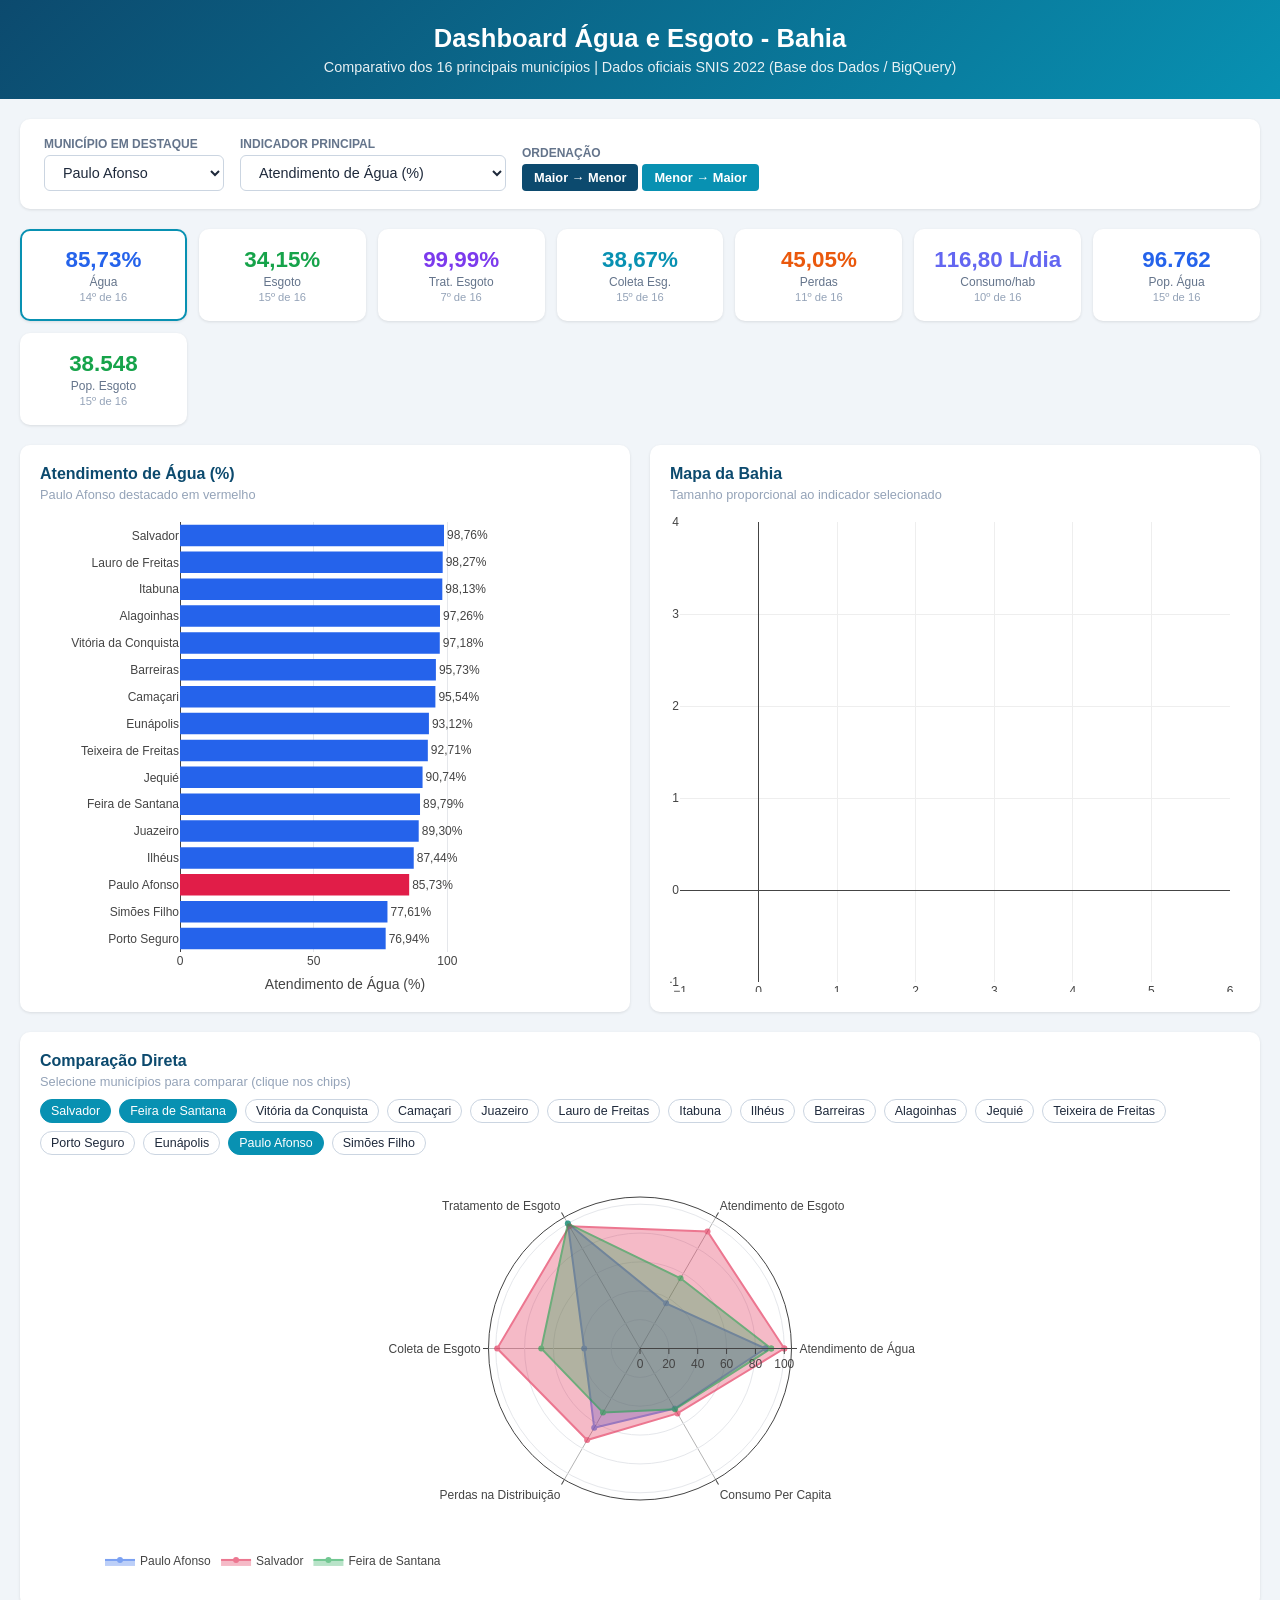
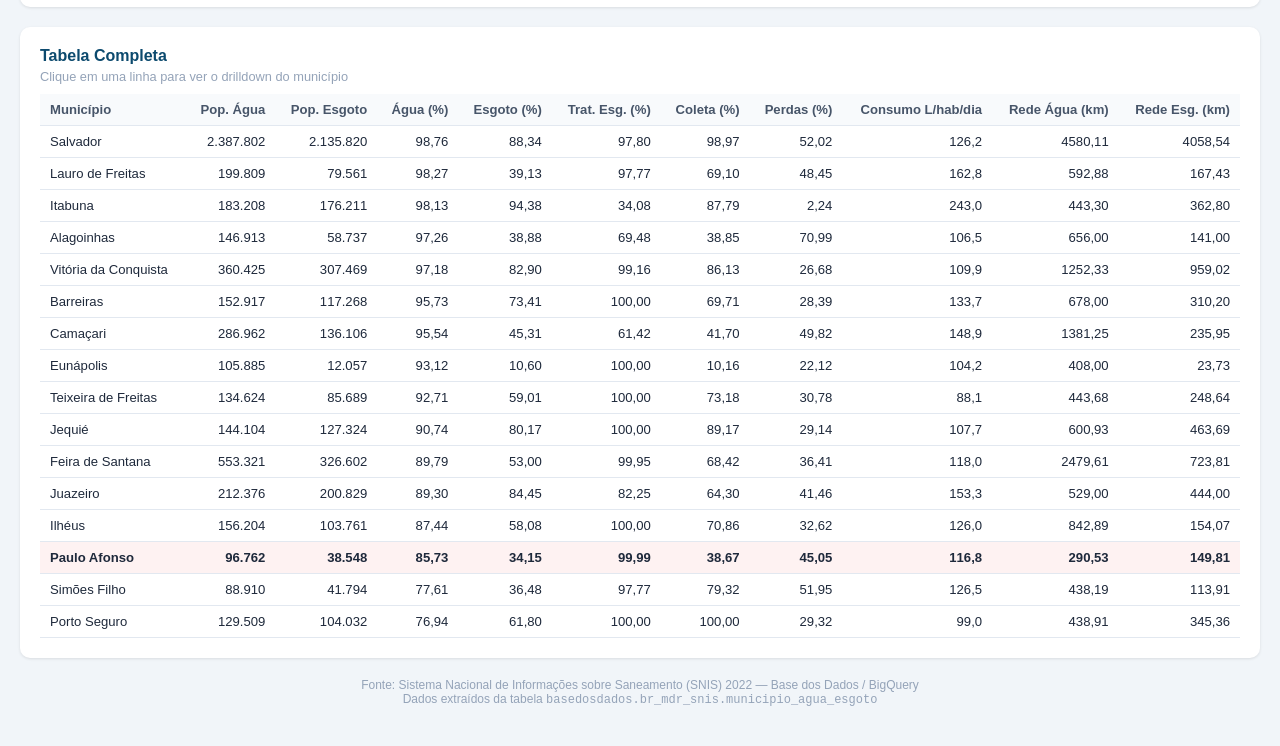
<file: indices/dashboard_agua_esgoto.html>
<!DOCTYPE html>
<html lang="pt-BR">
<head>
    <meta charset="UTF-8">
    <meta name="viewport" content="width=device-width, initial-scale=1.0">
    <title>Dashboard Água e Esgoto - 16 Municípios BA (SNIS 2022)</title>
    <script src="https://cdn.plot.ly/plotly-2.35.2.min.js"></script>
    <style>
        * { margin: 0; padding: 0; box-sizing: border-box; }
        body {
            font-family: -apple-system, BlinkMacSystemFont, 'Segoe UI', Roboto, sans-serif;
            background: #f1f5f9; color: #1e293b;
        }
        .header {
            text-align: center; padding: 24px 20px;
            background: linear-gradient(135deg, #0c4a6e, #0891b2);
            color: white;
        }
        .header h1 { font-size: 1.6rem; margin-bottom: 6px; }
        .header p { opacity: 0.9; font-size: 0.9rem; }
        .container { max-width: 1400px; margin: 0 auto; padding: 20px; }

        /* Controles */
        .controles {
            background: white; border-radius: 10px; padding: 18px 24px;
            margin-bottom: 20px; box-shadow: 0 1px 3px rgba(0,0,0,0.1);
            display: flex; flex-wrap: wrap; gap: 16px; align-items: flex-end;
        }
        .controle-grupo { display: flex; flex-direction: column; gap: 4px; }
        .controle-grupo label { font-size: 0.75rem; font-weight: 600; color: #64748b; text-transform: uppercase; }
        select, button {
            padding: 8px 14px; border: 1px solid #cbd5e1; border-radius: 6px;
            font-size: 0.9rem; background: white; color: #1e293b; cursor: pointer;
        }
        select:focus { outline: 2px solid #0891b2; border-color: #0891b2; }
        button {
            background: #0891b2; color: white; border: none; font-weight: 600;
            transition: background 0.2s;
        }
        button:hover { background: #0e7490; }
        button.active { background: #0c4a6e; }
        .btn-group { display: flex; gap: 4px; }
        .btn-group button { border-radius: 4px; padding: 6px 12px; font-size: 0.8rem; }

        /* Cards resumo */
        .resumo {
            display: grid; grid-template-columns: repeat(auto-fit, minmax(150px, 1fr));
            gap: 12px; margin-bottom: 20px;
        }
        .resumo-card {
            background: white; border-radius: 10px; padding: 16px;
            text-align: center; box-shadow: 0 1px 3px rgba(0,0,0,0.1);
            cursor: pointer; transition: transform 0.15s, box-shadow 0.15s;
            border: 2px solid transparent;
        }
        .resumo-card:hover { transform: translateY(-2px); box-shadow: 0 4px 12px rgba(0,0,0,0.1); }
        .resumo-card.selected { border-color: #0891b2; }
        .resumo-card .numero { font-size: 1.4rem; font-weight: 700; }
        .resumo-card .label { font-size: 0.75rem; color: #64748b; margin-top: 2px; }
        .resumo-card .rank { font-size: 0.7rem; color: #94a3b8; margin-top: 2px; }

        /* Layout principal */
        .main-grid { display: grid; grid-template-columns: 1fr 1fr; gap: 20px; margin-bottom: 20px; }
        @media (max-width: 900px) { .main-grid { grid-template-columns: 1fr; } }
        .card {
            background: white; border-radius: 10px; padding: 20px;
            box-shadow: 0 1px 3px rgba(0,0,0,0.1);
        }
        .card h2 { font-size: 1rem; color: #0c4a6e; margin-bottom: 4px; }
        .card .sub { font-size: 0.8rem; color: #94a3b8; margin-bottom: 10px; }
        .full-width { grid-column: 1 / -1; }

        /* Drilldown panel */
        .drilldown {
            background: white; border-radius: 10px; padding: 24px;
            margin-bottom: 20px; box-shadow: 0 1px 3px rgba(0,0,0,0.1);
            display: none;
        }
        .drilldown.visible { display: block; }
        .drilldown h2 { font-size: 1.2rem; color: #0c4a6e; margin-bottom: 4px; }
        .drilldown .close {
            float: right; background: #f1f5f9; border: none; border-radius: 6px;
            padding: 6px 12px; cursor: pointer; font-size: 0.9rem; color: #64748b;
        }
        .drilldown .close:hover { background: #e2e8f0; }
        .drill-grid { display: grid; grid-template-columns: repeat(auto-fit, minmax(180px, 1fr)); gap: 12px; margin: 16px 0; }
        .drill-item {
            background: #f8fafc; border-radius: 8px; padding: 12px; text-align: center;
        }
        .drill-item .valor { font-size: 1.1rem; font-weight: 700; color: #0c4a6e; }
        .drill-item .rotulo { font-size: 0.75rem; color: #64748b; }

        /* Tabela */
        table { width: 100%; border-collapse: collapse; font-size: 0.82rem; }
        th, td { padding: 8px 10px; border-bottom: 1px solid #e2e8f0; text-align: right; }
        th { background: #f8fafc; font-weight: 600; color: #475569; position: sticky; top: 0; }
        th:first-child, td:first-child { text-align: left; }
        tr { cursor: pointer; transition: background 0.1s; }
        tr:hover { background: #f0f9ff; }
        tr.destaque { background: #fef2f2; font-weight: 600; }
        tr.selecionado { background: #e0f2fe; }
        .fonte { font-size: 0.75rem; color: #94a3b8; text-align: center; padding: 20px; }

        /* Comparação */
        .comp-controls { display: flex; gap: 8px; flex-wrap: wrap; margin-bottom: 12px; }
        .chip {
            padding: 4px 10px; border-radius: 16px; font-size: 0.78rem;
            cursor: pointer; border: 1px solid #cbd5e1; background: white;
            transition: all 0.15s;
        }
        .chip.active { background: #0891b2; color: white; border-color: #0891b2; }
        .chip:hover { border-color: #0891b2; }
    </style>
</head>
<body>
    <div class="header">
        <h1>Dashboard Água e Esgoto - Bahia</h1>
        <p>Comparativo dos 16 principais municípios | Dados oficiais SNIS 2022 (Base dos Dados / BigQuery)</p>
    </div>

    <div class="container">
        <!-- Controles -->
        <div class="controles">
            <div class="controle-grupo">
                <label>Município em Destaque</label>
                <select id="selMunicipio"></select>
            </div>
            <div class="controle-grupo">
                <label>Indicador Principal</label>
                <select id="selIndicador"></select>
            </div>
            <div class="controle-grupo">
                <label>Ordenação</label>
                <div class="btn-group">
                    <button id="btnDesc" class="active" onclick="setOrdem('desc')">Maior → Menor</button>
                    <button id="btnAsc" onclick="setOrdem('asc')">Menor → Maior</button>
                </div>
            </div>
        </div>

        <!-- Resumo do município selecionado -->
        <div class="resumo" id="resumoCards"></div>

        <!-- Drilldown -->
        <div class="drilldown" id="drilldown">
            <button class="close" onclick="fecharDrilldown()">Fechar</button>
            <h2 id="drillTitle"></h2>
            <p class="sub" id="drillSub"></p>
            <div class="drill-grid" id="drillGrid"></div>
            <div id="drillChart" style="height:350px"></div>
            <div id="drillCompare" style="height:350px; margin-top:16px"></div>
        </div>

        <!-- Gráficos principais -->
        <div class="main-grid">
            <div class="card">
                <h2 id="chartTitle">Comparativo</h2>
                <p class="sub" id="chartSub"></p>
                <div id="chartBar" style="height:480px"></div>
            </div>
            <div class="card">
                <h2>Mapa da Bahia</h2>
                <p class="sub">Tamanho proporcional ao indicador selecionado</p>
                <div id="chartMap" style="height:480px"></div>
            </div>
        </div>

        <!-- Comparação entre municípios -->
        <div class="card" style="margin-bottom:20px">
            <h2>Comparação Direta</h2>
            <p class="sub">Selecione municípios para comparar (clique nos chips)</p>
            <div class="comp-controls" id="compChips"></div>
            <div id="chartRadar" style="height:420px"></div>
        </div>

        <!-- Tabela -->
        <div class="card full-width">
            <h2>Tabela Completa</h2>
            <p class="sub">Clique em uma linha para ver o drilldown do município</p>
            <div style="overflow-x:auto">
                <table id="tabela">
                    <thead>
                        <tr>
                            <th>Município</th>
                            <th>Pop. Água</th>
                            <th>Pop. Esgoto</th>
                            <th>Água (%)</th>
                            <th>Esgoto (%)</th>
                            <th>Trat. Esg. (%)</th>
                            <th>Coleta (%)</th>
                            <th>Perdas (%)</th>
                            <th>Consumo L/hab/dia</th>
                            <th>Rede Água (km)</th>
                            <th>Rede Esg. (km)</th>
                        </tr>
                    </thead>
                    <tbody id="tabelaBody"></tbody>
                </table>
            </div>
        </div>

        <p class="fonte">
            Fonte: Sistema Nacional de Informações sobre Saneamento (SNIS) 2022 — Base dos Dados / BigQuery<br>
            Dados extraídos da tabela <code>basedosdados.br_mdr_snis.municipio_agua_esgoto</code>
        </p>
    </div>

<script>
// ===== DADOS =====
const DADOS = [{"nome": "Salvador", "lat": -12.9714, "lon": -38.5124, "pop_agua": 2387802, "pop_esgoto": 2135820, "atend_agua": 98.76, "atend_esgoto": 88.34, "trat_esgoto": 97.8, "perda_agua": 52.02, "coleta_esgoto": 98.97, "consumo_per_capita": 126.2, "extensao_agua": 4580.11, "extensao_esgoto": 4058.54, "ligacoes_agua": 602794, "ligacoes_esgoto": 538758, "vol_produzido": 290958.86, "vol_consumido": 133056.35, "vol_esgoto_coletado": 119732.78, "vol_esgoto_tratado": 117094.53, "receita": 1395702372.17, "despesa": 1283353394.26, "investimento": 287451382.15}, {"nome": "Feira de Santana", "lat": -12.2669, "lon": -38.9666, "pop_agua": 553321, "pop_esgoto": 326602, "atend_agua": 89.79, "atend_esgoto": 53.0, "trat_esgoto": 99.95, "perda_agua": 36.41, "coleta_esgoto": 68.42, "consumo_per_capita": 118.0, "extensao_agua": 2479.61, "extensao_esgoto": 723.81, "ligacoes_agua": 209499, "ligacoes_esgoto": 127089, "vol_produzido": 38833.73, "vol_consumido": 24056.87, "vol_esgoto_coletado": 16423.3, "vol_esgoto_tratado": 16414.82, "receita": 223454501.68, "despesa": 212353100.72, "investimento": 49223421.03}, {"nome": "Vitória da Conquista", "lat": -14.8619, "lon": -40.8444, "pop_agua": 360425, "pop_esgoto": 307469, "atend_agua": 97.18, "atend_esgoto": 82.9, "trat_esgoto": 99.16, "perda_agua": 26.68, "coleta_esgoto": 86.13, "consumo_per_capita": 109.9, "extensao_agua": 1252.33, "extensao_esgoto": 959.02, "ligacoes_agua": 113930, "ligacoes_esgoto": 96301, "vol_produzido": 19568.83, "vol_consumido": 14285.48, "vol_esgoto_coletado": 12029.26, "vol_esgoto_tratado": 11928.36, "receita": 155528243.27, "despesa": 125567942.43, "investimento": 57759469.45}, {"nome": "Camaçari", "lat": -12.6996, "lon": -38.3263, "pop_agua": 286962, "pop_esgoto": 136106, "atend_agua": 95.54, "atend_esgoto": 45.31, "trat_esgoto": 61.42, "perda_agua": 49.82, "coleta_esgoto": 41.7, "consumo_per_capita": 148.9, "extensao_agua": 1381.25, "extensao_esgoto": 235.95, "ligacoes_agua": 104837, "ligacoes_esgoto": 43556, "vol_produzido": 33149.25, "vol_consumido": 18359.85, "vol_esgoto_coletado": 6599.05, "vol_esgoto_tratado": 4053.16, "receita": 149703122.54, "despesa": 149619975.19, "investimento": 63206943.97}, {"nome": "Juazeiro", "lat": -9.4163, "lon": -40.5032, "pop_agua": 212376, "pop_esgoto": 200829, "atend_agua": 89.3, "atend_esgoto": 84.45, "trat_esgoto": 82.25, "perda_agua": 41.46, "coleta_esgoto": 64.3, "consumo_per_capita": 153.3, "extensao_agua": 529.0, "extensao_esgoto": 444.0, "ligacoes_agua": 69852, "ligacoes_esgoto": 66032, "vol_produzido": 20592.16, "vol_consumido": 12053.64, "vol_esgoto_coletado": 7751.0, "vol_esgoto_tratado": 6375.0, "receita": 62832219.0, "despesa": 63689364.39, "investimento": 2139436.34}, {"nome": "Lauro de Freitas", "lat": -12.8978, "lon": -38.3271, "pop_agua": 199809, "pop_esgoto": 79561, "atend_agua": 98.27, "atend_esgoto": 39.13, "trat_esgoto": 97.77, "perda_agua": 48.45, "coleta_esgoto": 69.1, "consumo_per_capita": 162.8, "extensao_agua": 592.88, "extensao_esgoto": 167.43, "ligacoes_agua": 59990, "ligacoes_esgoto": 22494, "vol_produzido": 26538.0, "vol_consumido": 13016.6, "vol_esgoto_coletado": 8233.81, "vol_esgoto_tratado": 8050.16, "receita": 89274103.22, "despesa": 92169851.31, "investimento": 68830398.05}, {"nome": "Itabuna", "lat": -14.7876, "lon": -39.2781, "pop_agua": 183208, "pop_esgoto": 176211, "atend_agua": 98.13, "atend_esgoto": 94.38, "trat_esgoto": 34.08, "perda_agua": 2.24, "coleta_esgoto": 87.79, "consumo_per_capita": 243.0, "extensao_agua": 443.3, "extensao_esgoto": 362.8, "ligacoes_agua": 49894, "ligacoes_esgoto": 40876, "vol_produzido": 18863.58, "vol_consumido": 17612.0, "vol_esgoto_coletado": 15462.0, "vol_esgoto_tratado": 5269.0, "receita": 59199261.06, "despesa": 61242941.67, "investimento": 6709543.83}, {"nome": "Ilhéus", "lat": -14.7889, "lon": -39.0494, "pop_agua": 156204, "pop_esgoto": 103761, "atend_agua": 87.44, "atend_esgoto": 58.08, "trat_esgoto": 100.0, "perda_agua": 32.62, "coleta_esgoto": 70.86, "consumo_per_capita": 126.0, "extensao_agua": 842.89, "extensao_esgoto": 154.07, "ligacoes_agua": 54440, "ligacoes_esgoto": 36683, "vol_produzido": 11094.99, "vol_consumido": 6922.26, "vol_esgoto_coletado": 4904.99, "vol_esgoto_tratado": 4904.99, "receita": 75568010.35, "despesa": 75627766.06, "investimento": 16554100.5}, {"nome": "Barreiras", "lat": -12.1528, "lon": -44.994, "pop_agua": 152917, "pop_esgoto": 117268, "atend_agua": 95.73, "atend_esgoto": 73.41, "trat_esgoto": 100.0, "perda_agua": 28.39, "coleta_esgoto": 69.71, "consumo_per_capita": 133.7, "extensao_agua": 678.0, "extensao_esgoto": 310.2, "ligacoes_agua": 57644, "ligacoes_esgoto": 42895, "vol_produzido": 10778.27, "vol_consumido": 7463.6, "vol_esgoto_coletado": 5184.72, "vol_esgoto_tratado": 5184.72, "receita": 85244065.39, "despesa": 67973320.04, "investimento": 8565818.37}, {"nome": "Alagoinhas", "lat": -12.1354, "lon": -38.4189, "pop_agua": 146913, "pop_esgoto": 58737, "atend_agua": 97.26, "atend_esgoto": 38.88, "trat_esgoto": 69.48, "perda_agua": 70.99, "coleta_esgoto": 38.85, "consumo_per_capita": 106.5, "extensao_agua": 656.0, "extensao_esgoto": 141.0, "ligacoes_agua": 52550, "ligacoes_esgoto": 15691, "vol_produzido": 19800.0, "vol_consumido": 5743.1, "vol_esgoto_coletado": 2231.0, "vol_esgoto_tratado": 1550.0, "receita": 44442695.43, "despesa": 35538325.12, "investimento": 1326734.36}, {"nome": "Jequié", "lat": -13.8578, "lon": -40.0844, "pop_agua": 144104, "pop_esgoto": 127324, "atend_agua": 90.74, "atend_esgoto": 80.17, "trat_esgoto": 100.0, "perda_agua": 29.14, "coleta_esgoto": 89.17, "consumo_per_capita": 107.7, "extensao_agua": 600.93, "extensao_esgoto": 463.69, "ligacoes_agua": 55536, "ligacoes_esgoto": 49244, "vol_produzido": 8184.48, "vol_consumido": 5676.69, "vol_esgoto_coletado": 5015.41, "vol_esgoto_tratado": 6062.33, "receita": 70845999.12, "despesa": 56200684.54, "investimento": 15088373.86}, {"nome": "Teixeira de Freitas", "lat": -17.5353, "lon": -39.7427, "pop_agua": 134624, "pop_esgoto": 85689, "atend_agua": 92.71, "atend_esgoto": 59.01, "trat_esgoto": 100.0, "perda_agua": 30.78, "coleta_esgoto": 73.18, "consumo_per_capita": 88.1, "extensao_agua": 443.68, "extensao_esgoto": 248.64, "ligacoes_agua": 45010, "ligacoes_esgoto": 30000, "vol_produzido": 6755.02, "vol_consumido": 4601.21, "vol_esgoto_coletado": 3367.16, "vol_esgoto_tratado": 3367.16, "receita": 45986382.26, "despesa": 46754548.04, "investimento": 7842280.9}, {"nome": "Porto Seguro", "lat": -16.4435, "lon": -39.0648, "pop_agua": 129509, "pop_esgoto": 104032, "atend_agua": 76.94, "atend_esgoto": 61.8, "trat_esgoto": 100.0, "perda_agua": 29.32, "coleta_esgoto": 100.0, "consumo_per_capita": 99.0, "extensao_agua": 438.91, "extensao_esgoto": 345.36, "ligacoes_agua": 39176, "ligacoes_esgoto": 33166, "vol_produzido": 6559.33, "vol_consumido": 4463.21, "vol_esgoto_coletado": 4986.04, "vol_esgoto_tratado": 4986.04, "receita": 56662196.26, "despesa": 49309980.94, "investimento": 5487457.23}, {"nome": "Eunápolis", "lat": -16.3768, "lon": -39.5833, "pop_agua": 105885, "pop_esgoto": 12057, "atend_agua": 93.12, "atend_esgoto": 10.6, "trat_esgoto": 100.0, "perda_agua": 22.12, "coleta_esgoto": 10.16, "consumo_per_capita": 104.2, "extensao_agua": 408.0, "extensao_esgoto": 23.73, "ligacoes_agua": 37041, "ligacoes_esgoto": 4621, "vol_produzido": 5249.18, "vol_consumido": 4057.67, "vol_esgoto_coletado": 412.3, "vol_esgoto_tratado": 412.3, "receita": 30166264.74, "despesa": 25196608.09, "investimento": 2567100.67}, {"nome": "Paulo Afonso", "lat": -9.4006, "lon": -38.2147, "pop_agua": 96762, "pop_esgoto": 38548, "atend_agua": 85.73, "atend_esgoto": 34.15, "trat_esgoto": 99.99, "perda_agua": 45.05, "coleta_esgoto": 38.67, "consumo_per_capita": 116.8, "extensao_agua": 290.53, "extensao_esgoto": 149.81, "ligacoes_agua": 36662, "ligacoes_esgoto": 14373, "vol_produzido": 9397.09, "vol_consumido": 5098.12, "vol_esgoto_coletado": 1640.41, "vol_esgoto_tratado": 1640.32, "receita": 39583122.9, "despesa": 31725436.93, "investimento": 34877376.65}, {"nome": "Simões Filho", "lat": -12.7868, "lon": -38.4013, "pop_agua": 88910, "pop_esgoto": 41794, "atend_agua": 77.61, "atend_esgoto": 36.48, "trat_esgoto": 97.77, "perda_agua": 51.95, "coleta_esgoto": 79.32, "consumo_per_capita": 126.5, "extensao_agua": 438.19, "extensao_esgoto": 113.91, "ligacoes_agua": 32220, "ligacoes_esgoto": 15115, "vol_produzido": 11814.49, "vol_consumido": 5322.26, "vol_esgoto_coletado": 3832.88, "vol_esgoto_tratado": 3747.56, "receita": 41665124.83, "despesa": 44389529.26, "investimento": 9293070.64}];
const INDICADORES = [{"key": "atend_agua", "label": "Atendimento de Água (%)", "cor": "#2563eb", "suffix": "%", "maiorMelhor": true}, {"key": "atend_esgoto", "label": "Atendimento de Esgoto (%)", "cor": "#16a34a", "suffix": "%", "maiorMelhor": true}, {"key": "trat_esgoto", "label": "Tratamento de Esgoto (%)", "cor": "#7c3aed", "suffix": "%", "maiorMelhor": true}, {"key": "coleta_esgoto", "label": "Coleta de Esgoto (%)", "cor": "#0891b2", "suffix": "%", "maiorMelhor": true}, {"key": "perda_agua", "label": "Perdas na Distribuição (%)", "cor": "#ea580c", "suffix": "%", "maiorMelhor": false}, {"key": "consumo_per_capita", "label": "Consumo Per Capita (L/hab/dia)", "cor": "#6366f1", "suffix": " L/hab/dia", "maiorMelhor": true}, {"key": "pop_agua", "label": "Pop. Atendida Água", "cor": "#2563eb", "suffix": "", "maiorMelhor": true}, {"key": "pop_esgoto", "label": "Pop. Atendida Esgoto", "cor": "#16a34a", "suffix": "", "maiorMelhor": true}, {"key": "extensao_agua", "label": "Extensão Rede Água (km)", "cor": "#0891b2", "suffix": " km", "maiorMelhor": true}, {"key": "extensao_esgoto", "label": "Extensão Rede Esgoto (km)", "cor": "#7c3aed", "suffix": " km", "maiorMelhor": true}, {"key": "ligacoes_agua", "label": "Ligações Ativas Água", "cor": "#2563eb", "suffix": "", "maiorMelhor": true}, {"key": "ligacoes_esgoto", "label": "Ligações Ativas Esgoto", "cor": "#16a34a", "suffix": "", "maiorMelhor": true}, {"key": "vol_produzido", "label": "Volume Água Produzido (mil m³)", "cor": "#2563eb", "suffix": " mil m³", "maiorMelhor": true}, {"key": "vol_consumido", "label": "Volume Água Consumido (mil m³)", "cor": "#0891b2", "suffix": " mil m³", "maiorMelhor": true}, {"key": "vol_esgoto_coletado", "label": "Volume Esgoto Coletado (mil m³)", "cor": "#16a34a", "suffix": " mil m³", "maiorMelhor": true}, {"key": "vol_esgoto_tratado", "label": "Volume Esgoto Tratado (mil m³)", "cor": "#7c3aed", "suffix": " mil m³", "maiorMelhor": true}, {"key": "receita", "label": "Receita Operacional (R$)", "cor": "#16a34a", "suffix": "", "maiorMelhor": true}, {"key": "despesa", "label": "Despesa Total (R$)", "cor": "#e11d48", "suffix": "", "maiorMelhor": false}, {"key": "investimento", "label": "Investimento Total (R$)", "cor": "#2563eb", "suffix": "", "maiorMelhor": true}];

let municipioDestaque = "Paulo Afonso";
let indicadorAtual = "atend_agua";
let ordem = "desc";
let municipiosComparacao = ["Paulo Afonso", "Salvador", "Feira de Santana"];

// ===== UTILITÁRIOS =====
function fmtNum(v, suffix, isMonetary) {
    if (v === null || v === undefined) return "—";
    if (isMonetary && Math.abs(v) >= 1e6) return "R$ " + (v / 1e6).toFixed(1).replace(".", ",") + "M";
    if (Math.abs(v) >= 1e3 && !suffix) return v.toLocaleString("pt-BR");
    if (typeof v === "number" && v % 1 !== 0) return v.toFixed(2).replace(".", ",") + (suffix || "");
    return v.toLocaleString("pt-BR") + (suffix || "");
}

function getRank(key, nome, maiorMelhor) {
    const sorted = [...DADOS].sort((a, b) => maiorMelhor ? b[key] - a[key] : a[key] - b[key]);
    return sorted.findIndex(m => m.nome === nome) + 1;
}

function getIndicador(key) {
    return INDICADORES.find(i => i.key === key);
}

// ===== INIT SELECTS =====
function initControles() {
    const selMun = document.getElementById("selMunicipio");
    DADOS.sort((a, b) => a.nome.localeCompare(b.nome)).forEach(m => {
        const opt = document.createElement("option");
        opt.value = m.nome;
        opt.textContent = m.nome;
        if (m.nome === municipioDestaque) opt.selected = true;
        selMun.appendChild(opt);
    });
    selMun.addEventListener("change", (e) => { municipioDestaque = e.target.value; atualizar(); });

    const selInd = document.getElementById("selIndicador");
    INDICADORES.forEach(ind => {
        const opt = document.createElement("option");
        opt.value = ind.key;
        opt.textContent = ind.label;
        selInd.appendChild(opt);
    });
    selInd.addEventListener("change", (e) => { indicadorAtual = e.target.value; atualizar(); });

    // Chips de comparação
    const chips = document.getElementById("compChips");
    DADOS.sort((a, b) => b.pop_agua - a.pop_agua).forEach(m => {
        const chip = document.createElement("span");
        chip.className = "chip" + (municipiosComparacao.includes(m.nome) ? " active" : "");
        chip.textContent = m.nome;
        chip.onclick = () => {
            if (municipiosComparacao.includes(m.nome)) {
                municipiosComparacao = municipiosComparacao.filter(n => n !== m.nome);
                chip.classList.remove("active");
            } else {
                municipiosComparacao.push(m.nome);
                chip.classList.add("active");
            }
            renderRadar();
        };
        chips.appendChild(chip);
    });
}

// ===== RESUMO CARDS =====
function renderResumo() {
    const mun = DADOS.find(m => m.nome === municipioDestaque);
    const container = document.getElementById("resumoCards");
    const cards = [
        { key: "atend_agua", label: "Água", cor: "#2563eb", suffix: "%" },
        { key: "atend_esgoto", label: "Esgoto", cor: "#16a34a", suffix: "%" },
        { key: "trat_esgoto", label: "Trat. Esgoto", cor: "#7c3aed", suffix: "%" },
        { key: "coleta_esgoto", label: "Coleta Esg.", cor: "#0891b2", suffix: "%" },
        { key: "perda_agua", label: "Perdas", cor: "#ea580c", suffix: "%" },
        { key: "consumo_per_capita", label: "Consumo/hab", cor: "#6366f1", suffix: " L/dia" },
        { key: "pop_agua", label: "Pop. Água", cor: "#2563eb", suffix: "" },
        { key: "pop_esgoto", label: "Pop. Esgoto", cor: "#16a34a", suffix: "" },
    ];

    container.innerHTML = cards.map(c => {
        const ind = getIndicador(c.key);
        const rank = getRank(c.key, municipioDestaque, ind ? ind.maiorMelhor : true);
        const selected = c.key === indicadorAtual ? "selected" : "";
        return `<div class="resumo-card ${selected}" onclick="document.getElementById('selIndicador').value='${c.key}'; indicadorAtual='${c.key}'; atualizar();">
            <div class="numero" style="color:${c.cor}">${fmtNum(mun[c.key], c.suffix)}</div>
            <div class="label">${c.label}</div>
            <div class="rank">${rank}º de 16</div>
        </div>`;
    }).join("");
}

// ===== GRÁFICO DE BARRAS =====
function renderBarras() {
    const ind = getIndicador(indicadorAtual);
    // Ordenar do menor para o maior (barras horizontais: menor embaixo, maior em cima)
    const sorted = [...DADOS].sort((a, b) => ordem === "desc" ? a[indicadorAtual] - b[indicadorAtual] : b[indicadorAtual] - a[indicadorAtual]);

    const nomes = sorted.map(m => m.nome);
    const valores = sorted.map(m => m[indicadorAtual]);
    const cores = nomes.map(n => n === municipioDestaque ? "#e11d48" : ind.cor);

    const maxVal = Math.max(...valores);

    const trace = {
        y: nomes,
        x: valores,
        type: "bar",
        orientation: "h",
        marker: { color: cores },
        text: valores.map(v => fmtNum(v, ind.suffix, ["receita", "despesa", "investimento"].includes(indicadorAtual))),
        textposition: "outside",
        cliponaxis: false,
        hovertemplate: "%{y}: %{x}" + ind.suffix + "<extra></extra>",
    };

    const layout = {
        margin: { t: 10, b: 40, l: 140, r: 100 },
        xaxis: { gridcolor: "#e5e7eb", title: ind.label, range: [0, maxVal * 1.25] },
        yaxis: { automargin: true },
        plot_bgcolor: "white",
        paper_bgcolor: "white",
    };

    Plotly.newPlot("chartBar", [trace], layout, { responsive: true, displayModeBar: false });
    document.getElementById("chartTitle").textContent = ind.label;
    document.getElementById("chartSub").textContent = municipioDestaque + " destacado em vermelho";

    // Click em barra abre drilldown
    document.getElementById("chartBar").on("plotly_click", (data) => {
        const nome = data.points[0].y;
        abrirDrilldown(nome);
    });
}

// ===== MAPA =====
function renderMapa() {
    const ind = getIndicador(indicadorAtual);
    const maxVal = Math.max(...DADOS.map(m => m[indicadorAtual]));

    const traces = DADOS.map(m => {
        const isPa = m.nome === municipioDestaque;
        const size = Math.max(12, (m[indicadorAtual] / maxVal) * 35);
        return {
            type: "scattermap",
            lat: [m.lat],
            lon: [m.lon],
            mode: "markers+text",
            marker: { size: size, color: isPa ? "#e11d48" : ind.cor, opacity: 0.85 },
            text: [m.nome + "\n" + fmtNum(m[indicadorAtual], ind.suffix, ["receita", "despesa", "investimento"].includes(indicadorAtual))],
            textposition: "top center",
            textfont: { size: 9, color: isPa ? "#e11d48" : "#1e3a5f" },
            name: m.nome,
            showlegend: false,
            hovertemplate: m.nome + ": " + fmtNum(m[indicadorAtual], ind.suffix, ["receita", "despesa", "investimento"].includes(indicadorAtual)) + "<extra></extra>",
        };
    });

    const layout = {
        map: { style: "open-street-map", center: { lat: -13.0, lon: -40.0 }, zoom: 5.3 },
        margin: { t: 10, b: 10, l: 10, r: 10 },
    };

    Plotly.newPlot("chartMap", traces, layout, { responsive: true, displayModeBar: false });

    document.getElementById("chartMap").on("plotly_click", (data) => {
        const nome = data.points[0].text.split("\n")[0];
        abrirDrilldown(nome);
    });
}

// ===== RADAR DE COMPARAÇÃO =====
function renderRadar() {
    const indicadoresRadar = ["atend_agua", "atend_esgoto", "trat_esgoto", "coleta_esgoto", "perda_agua", "consumo_per_capita"];
    const labels = indicadoresRadar.map(k => getIndicador(k).label.replace(/ \(%\)/, "").replace(/ \(L\/hab\/dia\)/, ""));
    const cores = ["#2563eb", "#e11d48", "#16a34a", "#7c3aed", "#ea580c", "#0891b2", "#d97706", "#6366f1"];

    // Normalizar valores (0-100) para o radar
    const maxVals = {};
    indicadoresRadar.forEach(k => {
        maxVals[k] = Math.max(...DADOS.map(m => m[k]));
    });

    const traces = municipiosComparacao.map((nome, i) => {
        const m = DADOS.find(d => d.nome === nome);
        if (!m) return null;
        const valores = indicadoresRadar.map(k => (m[k] / maxVals[k]) * 100);
        return {
            type: "scatterpolar",
            r: [...valores, valores[0]],
            theta: [...labels, labels[0]],
            fill: "toself",
            name: nome,
            opacity: 0.6,
            line: { color: cores[i % cores.length] },
            hovertemplate: nome + "<br>%{theta}: %{r:.1f}<extra></extra>",
        };
    }).filter(Boolean);

    const layout = {
        polar: {
            radialaxis: { visible: true, range: [0, 105], gridcolor: "#e5e7eb" },
            bgcolor: "white",
        },
        showlegend: true,
        legend: { orientation: "h", y: -0.15 },
        margin: { t: 30, b: 60, l: 60, r: 60 },
        paper_bgcolor: "white",
    };

    Plotly.newPlot("chartRadar", traces, layout, { responsive: true, displayModeBar: false });
}

// ===== TABELA =====
function renderTabela() {
    const ind = getIndicador(indicadorAtual);
    const sorted = [...DADOS].sort((a, b) => {
        if (ind.maiorMelhor) return ordem === "desc" ? b[indicadorAtual] - a[indicadorAtual] : a[indicadorAtual] - b[indicadorAtual];
        return ordem === "desc" ? b[indicadorAtual] - a[indicadorAtual] : a[indicadorAtual] - b[indicadorAtual];
    });

    const tbody = document.getElementById("tabelaBody");
    tbody.innerHTML = sorted.map(m => {
        const cls = m.nome === municipioDestaque ? "destaque" : "";
        return `<tr class="${cls}" onclick="abrirDrilldown('${m.nome}')">
            <td>${m.nome}</td>
            <td>${m.pop_agua.toLocaleString("pt-BR")}</td>
            <td>${m.pop_esgoto.toLocaleString("pt-BR")}</td>
            <td>${m.atend_agua.toFixed(2).replace(".",",")}</td>
            <td>${m.atend_esgoto.toFixed(2).replace(".",",")}</td>
            <td>${m.trat_esgoto.toFixed(2).replace(".",",")}</td>
            <td>${m.coleta_esgoto.toFixed(2).replace(".",",")}</td>
            <td>${m.perda_agua.toFixed(2).replace(".",",")}</td>
            <td>${m.consumo_per_capita.toFixed(1).replace(".",",")}</td>
            <td>${m.extensao_agua.toFixed(2).replace(".",",")}</td>
            <td>${m.extensao_esgoto.toFixed(2).replace(".",",")}</td>
        </tr>`;
    }).join("");
}

// ===== DRILLDOWN =====
function abrirDrilldown(nome) {
    const m = DADOS.find(d => d.nome === nome);
    if (!m) return;
    const panel = document.getElementById("drilldown");
    panel.classList.add("visible");

    document.getElementById("drillTitle").textContent = m.nome;
    document.getElementById("drillSub").textContent = "Detalhamento completo — SNIS 2022";

    const items = [
        { label: "Atend. Água", valor: m.atend_agua + "%", cor: "#2563eb" },
        { label: "Atend. Esgoto", valor: m.atend_esgoto + "%", cor: "#16a34a" },
        { label: "Trat. Esgoto", valor: m.trat_esgoto + "%", cor: "#7c3aed" },
        { label: "Coleta Esgoto", valor: m.coleta_esgoto + "%", cor: "#0891b2" },
        { label: "Perdas Distrib.", valor: m.perda_agua + "%", cor: "#ea580c" },
        { label: "Consumo/hab/dia", valor: m.consumo_per_capita + " L", cor: "#6366f1" },
        { label: "Pop. Água", valor: m.pop_agua.toLocaleString("pt-BR"), cor: "#2563eb" },
        { label: "Pop. Esgoto", valor: m.pop_esgoto.toLocaleString("pt-BR"), cor: "#16a34a" },
        { label: "Rede Água", valor: m.extensao_agua.toFixed(1) + " km", cor: "#0891b2" },
        { label: "Rede Esgoto", valor: m.extensao_esgoto.toFixed(1) + " km", cor: "#7c3aed" },
        { label: "Ligações Água", valor: m.ligacoes_agua.toLocaleString("pt-BR"), cor: "#2563eb" },
        { label: "Ligações Esgoto", valor: m.ligacoes_esgoto.toLocaleString("pt-BR"), cor: "#16a34a" },
        { label: "Vol. Produzido", valor: m.vol_produzido.toFixed(1) + " mil m³", cor: "#2563eb" },
        { label: "Vol. Consumido", valor: m.vol_consumido.toFixed(1) + " mil m³", cor: "#0891b2" },
        { label: "Esg. Coletado", valor: m.vol_esgoto_coletado.toFixed(1) + " mil m³", cor: "#16a34a" },
        { label: "Esg. Tratado", valor: m.vol_esgoto_tratado.toFixed(1) + " mil m³", cor: "#7c3aed" },
        { label: "Receita", valor: "R$ " + (m.receita / 1e6).toFixed(1) + "M", cor: "#16a34a" },
        { label: "Despesa", valor: "R$ " + (m.despesa / 1e6).toFixed(1) + "M", cor: "#e11d48" },
        { label: "Investimento", valor: "R$ " + (m.investimento / 1e6).toFixed(1) + "M", cor: "#2563eb" },
    ];

    document.getElementById("drillGrid").innerHTML = items.map(it =>
        `<div class="drill-item">
            <div class="valor" style="color:${it.cor}">${it.valor}</div>
            <div class="rotulo">${it.label}</div>
        </div>`
    ).join("");

    // Gráfico de volumes
    const vols = [m.vol_produzido, m.vol_consumido, m.vol_esgoto_coletado, m.vol_esgoto_tratado];
    const maxVol = Math.max(...vols);
    Plotly.newPlot("drillChart", [{
        x: ["Água Produzida", "Água Consumida", "Esgoto Coletado", "Esgoto Tratado"],
        y: vols,
        type: "bar",
        marker: { color: ["#2563eb", "#0891b2", "#16a34a", "#7c3aed"] },
        text: vols.map(v => v.toFixed(1)),
        textposition: "outside",
        cliponaxis: false,
    }], {
        title: { text: "Volumes (mil m³/ano)", font: { size: 13 } },
        yaxis: { gridcolor: "#e5e7eb", range: [0, maxVol * 1.2] },
        plot_bgcolor: "white", paper_bgcolor: "white",
        margin: { t: 40, b: 40, l: 70, r: 20 },
    }, { responsive: true, displayModeBar: false });

    // Gráfico comparativo com destaque vs média
    const mediaAgua = DADOS.reduce((s, d) => s + d.atend_agua, 0) / DADOS.length;
    const mediaEsgoto = DADOS.reduce((s, d) => s + d.atend_esgoto, 0) / DADOS.length;
    const mediaTrat = DADOS.reduce((s, d) => s + d.trat_esgoto, 0) / DADOS.length;
    const mediaPerda = DADOS.reduce((s, d) => s + d.perda_agua, 0) / DADOS.length;
    const mediaColeta = DADOS.reduce((s, d) => s + d.coleta_esgoto, 0) / DADOS.length;

    const cats = ["Água", "Esgoto", "Trat. Esgoto", "Coleta", "Perdas"];
    const valsMun = [m.atend_agua, m.atend_esgoto, m.trat_esgoto, m.coleta_esgoto, m.perda_agua];
    const valsMedia = [mediaAgua, mediaEsgoto, mediaTrat, mediaColeta, mediaPerda];
    const maxComp = Math.max(...valsMun, ...valsMedia);
    Plotly.newPlot("drillCompare", [
        {
            x: cats, y: valsMun,
            type: "bar", name: m.nome, marker: { color: "#0891b2" },
            text: valsMun.map(v => v.toFixed(1) + "%"),
            textposition: "outside",
            cliponaxis: false,
        },
        {
            x: cats, y: valsMedia,
            type: "bar", name: "Média 16 municípios", marker: { color: "#cbd5e1" },
            text: valsMedia.map(v => v.toFixed(1) + "%"),
            textposition: "outside",
            cliponaxis: false,
        },
    ], {
        title: { text: m.nome + " vs Média dos 16 Municípios", font: { size: 13 } },
        barmode: "group",
        yaxis: { gridcolor: "#e5e7eb", range: [0, maxComp * 1.2] },
        plot_bgcolor: "white", paper_bgcolor: "white",
        margin: { t: 40, b: 40, l: 50, r: 20 },
        legend: { orientation: "h", y: -0.15 },
    }, { responsive: true, displayModeBar: false });

    panel.scrollIntoView({ behavior: "smooth" });
}

function fecharDrilldown() {
    document.getElementById("drilldown").classList.remove("visible");
}

// ===== ORDEM =====
function setOrdem(o) {
    ordem = o;
    document.getElementById("btnDesc").className = o === "desc" ? "active" : "";
    document.getElementById("btnAsc").className = o === "asc" ? "active" : "";
    atualizar();
}

// ===== ATUALIZAR TUDO =====
function atualizar() {
    renderResumo();
    renderBarras();
    renderMapa();
    renderTabela();
}

// ===== INIT =====
initControles();
atualizar();
renderRadar();
</script>
</body>
</html>
</file>
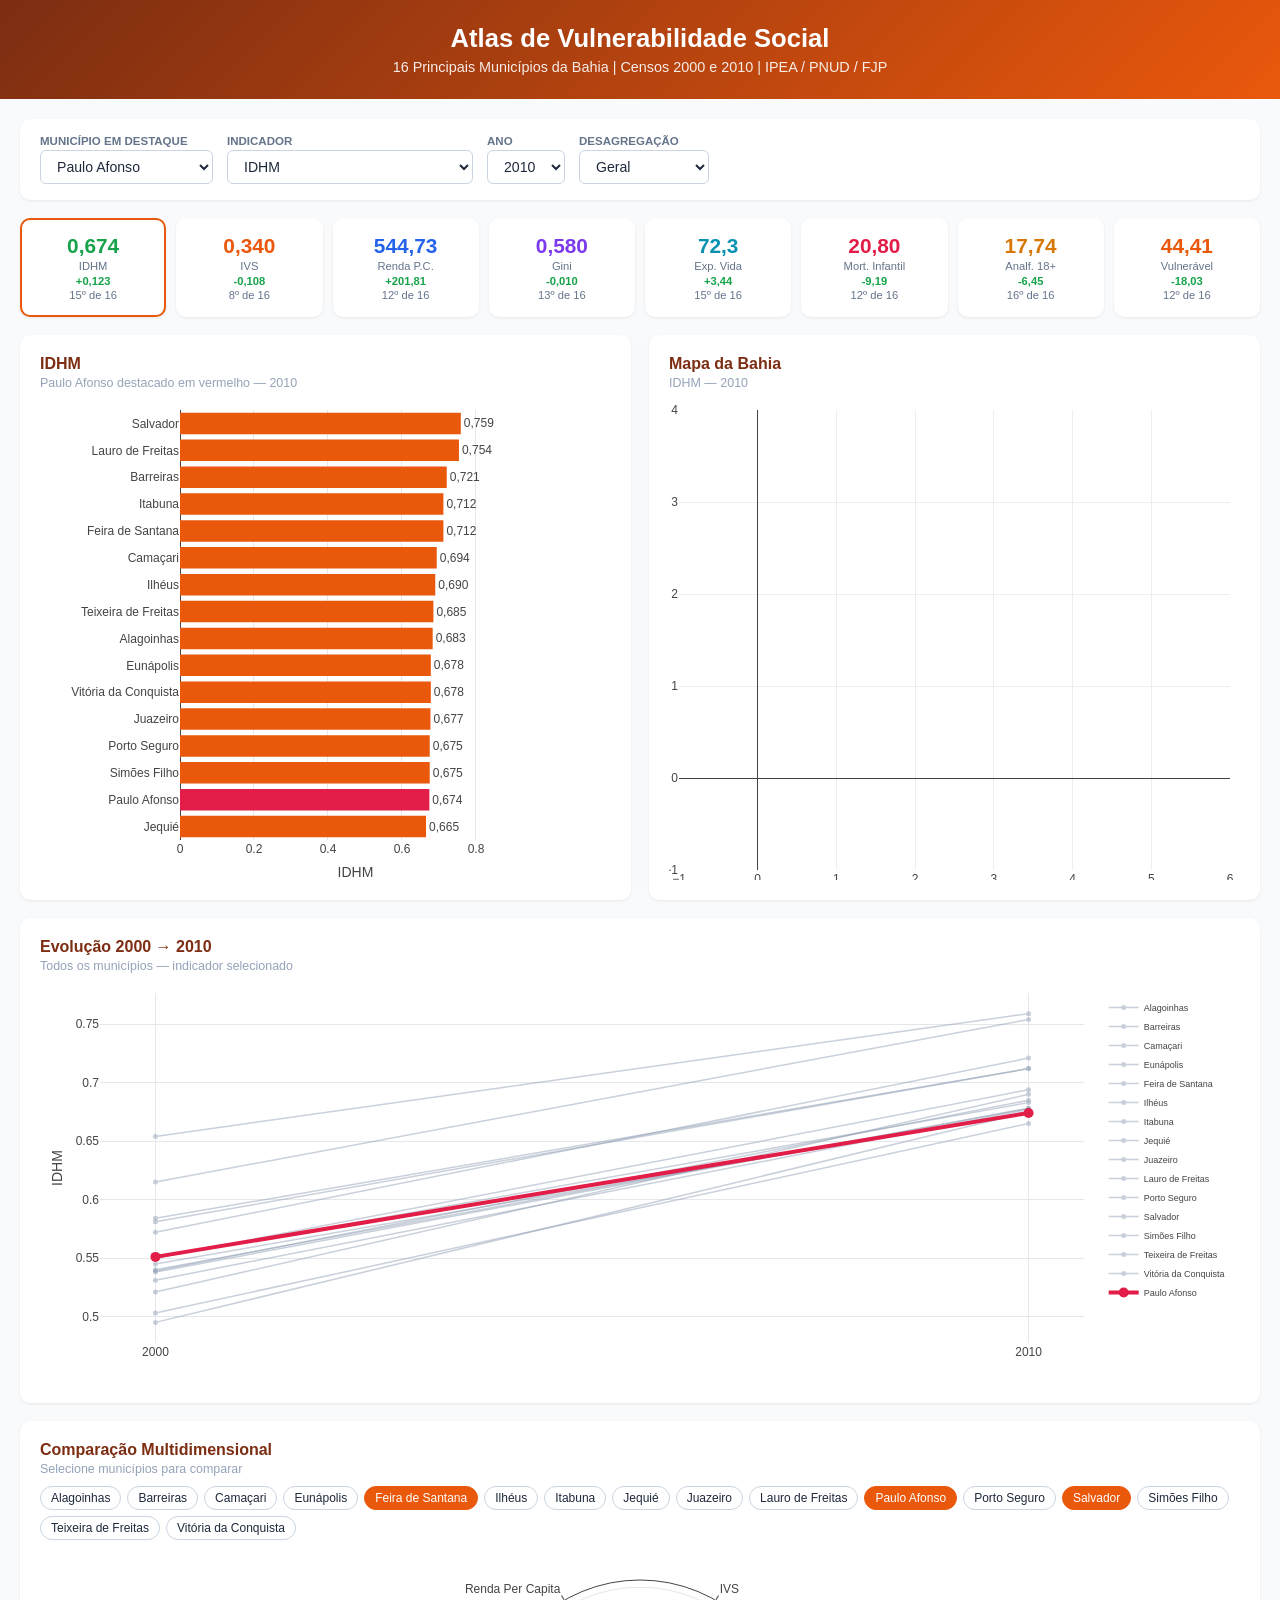
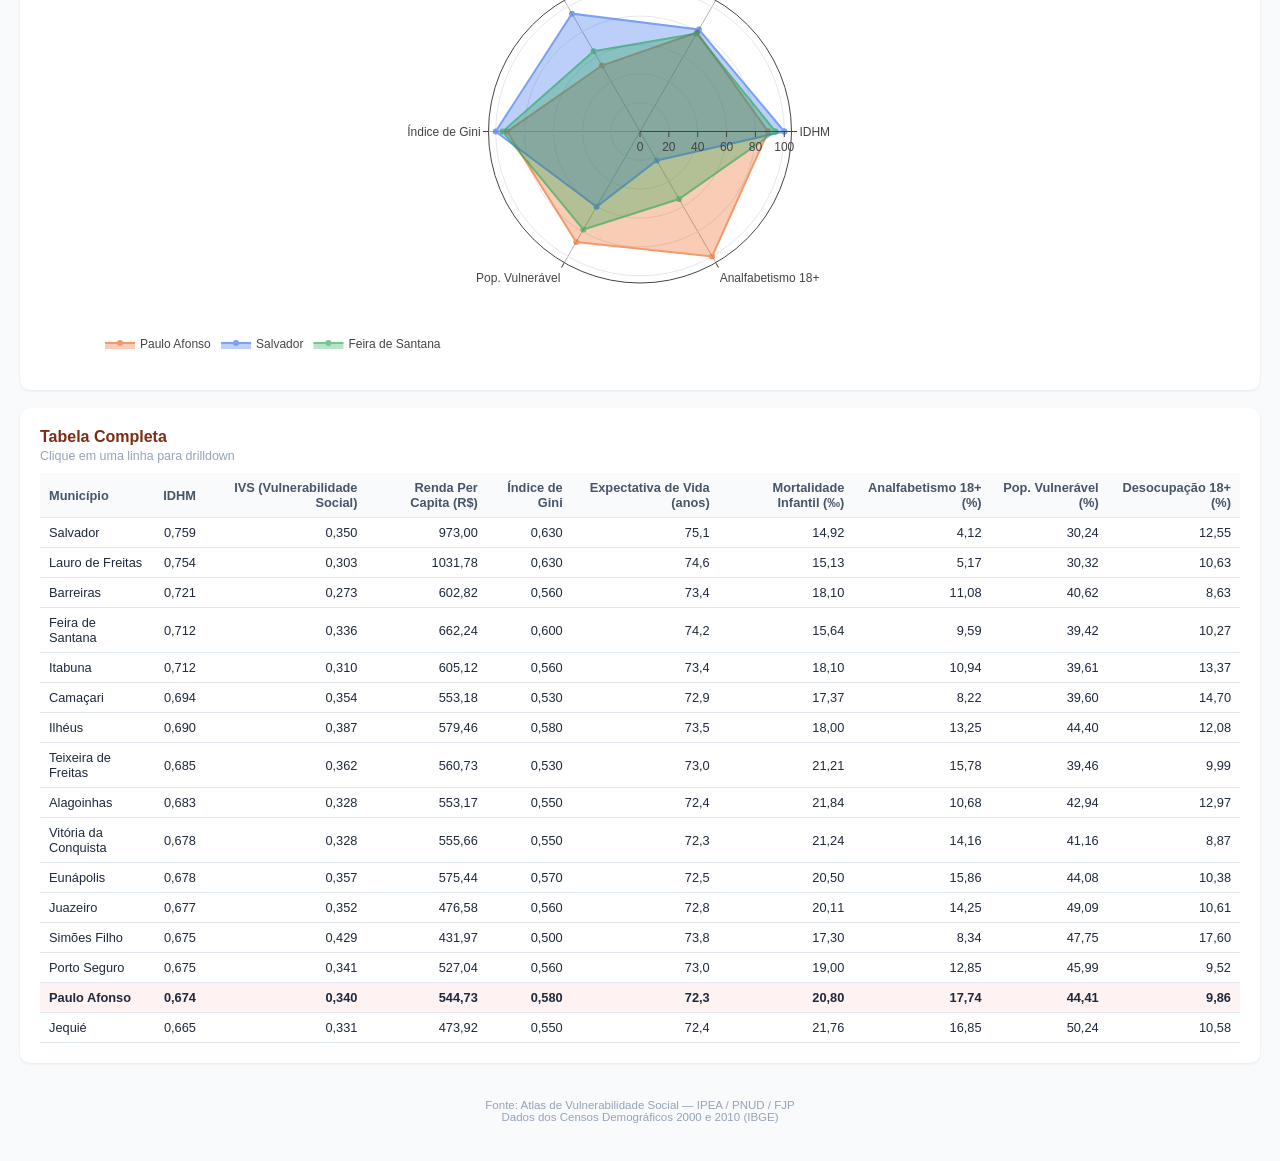
<file: indices/dashboard_atlas_vulnerabilidade.html>
<!DOCTYPE html>
<html lang="pt-BR">
<head>
    <meta charset="UTF-8">
    <meta name="viewport" content="width=device-width, initial-scale=1.0">
    <title>Atlas de Vulnerabilidade Social - 16 Municípios BA</title>
    <script src="https://cdn.plot.ly/plotly-2.35.2.min.js"></script>
    <style>
        * { margin: 0; padding: 0; box-sizing: border-box; }
        body {
            font-family: -apple-system, BlinkMacSystemFont, 'Segoe UI', Roboto, sans-serif;
            background: #f8fafc; color: #1e293b;
        }
        .header {
            text-align: center; padding: 24px 20px;
            background: linear-gradient(135deg, #7c2d12, #ea580c);
            color: white;
        }
        .header h1 { font-size: 1.6rem; margin-bottom: 6px; }
        .header p { opacity: 0.9; font-size: 0.9rem; }
        .container { max-width: 1400px; margin: 0 auto; padding: 20px; }

        .controles {
            background: white; border-radius: 10px; padding: 16px 20px;
            margin-bottom: 18px; box-shadow: 0 1px 3px rgba(0,0,0,0.08);
            display: flex; flex-wrap: wrap; gap: 14px; align-items: flex-end;
        }
        .ctrl { display: flex; flex-direction: column; gap: 3px; }
        .ctrl label { font-size: 0.72rem; font-weight: 600; color: #64748b; text-transform: uppercase; }
        select {
            padding: 7px 12px; border: 1px solid #cbd5e1; border-radius: 6px;
            font-size: 0.88rem; background: white; color: #1e293b; cursor: pointer;
        }
        select:focus { outline: 2px solid #ea580c; border-color: #ea580c; }

        .resumo {
            display: grid; grid-template-columns: repeat(auto-fit, minmax(145px, 1fr));
            gap: 10px; margin-bottom: 18px;
        }
        .rcard {
            background: white; border-radius: 10px; padding: 14px;
            text-align: center; box-shadow: 0 1px 3px rgba(0,0,0,0.08);
            cursor: pointer; border: 2px solid transparent;
            transition: transform 0.15s, border-color 0.15s;
        }
        .rcard:hover { transform: translateY(-2px); }
        .rcard.sel { border-color: #ea580c; }
        .rcard .num { font-size: 1.3rem; font-weight: 700; }
        .rcard .lbl { font-size: 0.7rem; color: #64748b; margin-top: 2px; }
        .rcard .evo { font-size: 0.7rem; margin-top: 3px; font-weight: 600; }
        .evo.pos { color: #16a34a; }
        .evo.neg { color: #e11d48; }

        .grid2 { display: grid; grid-template-columns: 1fr 1fr; gap: 18px; margin-bottom: 18px; }
        @media (max-width: 900px) { .grid2 { grid-template-columns: 1fr; } }
        .card {
            background: white; border-radius: 10px; padding: 20px;
            box-shadow: 0 1px 3px rgba(0,0,0,0.08);
        }
        .card h2 { font-size: 1rem; color: #7c2d12; margin-bottom: 3px; }
        .card .sub { font-size: 0.78rem; color: #94a3b8; margin-bottom: 10px; }

        .drilldown {
            background: white; border-radius: 10px; padding: 22px;
            margin-bottom: 18px; box-shadow: 0 1px 3px rgba(0,0,0,0.08);
            display: none;
        }
        .drilldown.vis { display: block; }
        .drilldown h2 { font-size: 1.15rem; color: #7c2d12; margin-bottom: 3px; }
        .drilldown .close {
            float: right; background: #f1f5f9; border: none; border-radius: 6px;
            padding: 5px 10px; cursor: pointer; font-size: 0.85rem; color: #64748b;
        }
        .drilldown .close:hover { background: #e2e8f0; }
        .dgrid { display: grid; grid-template-columns: repeat(auto-fit, minmax(160px, 1fr)); gap: 10px; margin: 14px 0; }
        .ditem { background: #f8fafc; border-radius: 8px; padding: 10px; text-align: center; }
        .ditem .val { font-size: 1rem; font-weight: 700; color: #7c2d12; }
        .ditem .rot { font-size: 0.7rem; color: #64748b; }

        table { width: 100%; border-collapse: collapse; font-size: 0.8rem; }
        th, td { padding: 7px 9px; border-bottom: 1px solid #e2e8f0; text-align: right; }
        th { background: #f8fafc; font-weight: 600; color: #475569; position: sticky; top: 0; }
        th:first-child, td:first-child { text-align: left; }
        tr { cursor: pointer; transition: background 0.1s; }
        tr:hover { background: #fff7ed; }
        tr.dest { background: #fef2f2; font-weight: 600; }

        .chip {
            padding: 4px 10px; border-radius: 16px; font-size: 0.75rem;
            cursor: pointer; border: 1px solid #cbd5e1; background: white;
            transition: all 0.15s;
        }
        .chip.act { background: #ea580c; color: white; border-color: #ea580c; }
        .chip:hover { border-color: #ea580c; }
        .chips { display: flex; gap: 6px; flex-wrap: wrap; margin-bottom: 10px; }

        .fonte { font-size: 0.72rem; color: #94a3b8; text-align: center; padding: 18px; }
    </style>
</head>
<body>
    <div class="header">
        <h1>Atlas de Vulnerabilidade Social</h1>
        <p>16 Principais Municípios da Bahia | Censos 2000 e 2010 | IPEA / PNUD / FJP</p>
    </div>

    <div class="container">
        <div class="controles">
            <div class="ctrl">
                <label>Município em Destaque</label>
                <select id="selMun"></select>
            </div>
            <div class="ctrl">
                <label>Indicador</label>
                <select id="selInd"></select>
            </div>
            <div class="ctrl">
                <label>Ano</label>
                <select id="selAno">
                    <option value="2010" selected>2010</option>
                    <option value="2000">2000</option>
                </select>
            </div>
            <div class="ctrl">
                <label>Desagregação</label>
                <select id="selDesag">
                    <option value="geral" selected>Geral</option>
                    <option value="raca">Raça/Cor</option>
                    <option value="sexo">Sexo</option>
                    <option value="localizacao">Urbano/Rural</option>
                </select>
            </div>
        </div>

        <!-- Resumo -->
        <div class="resumo" id="resumo"></div>

        <!-- Drilldown -->
        <div class="drilldown" id="drill">
            <button class="close" onclick="fecharDrill()">Fechar</button>
            <h2 id="drillTitle"></h2>
            <p class="sub" id="drillSub"></p>
            <div class="dgrid" id="drillGrid"></div>
            <div class="grid2">
                <div id="drillEvo" style="height:350px"></div>
                <div id="drillComp" style="height:350px"></div>
            </div>
            <div id="drillDesag" style="height:350px; margin-top:10px"></div>
        </div>

        <!-- Gráficos -->
        <div class="grid2">
            <div class="card">
                <h2 id="barTitle">Comparativo</h2>
                <p class="sub" id="barSub"></p>
                <div id="chartBar" style="height:480px"></div>
            </div>
            <div class="card">
                <h2>Mapa da Bahia</h2>
                <p class="sub" id="mapSub">Tamanho proporcional ao indicador</p>
                <div id="chartMap" style="height:480px"></div>
            </div>
        </div>

        <!-- Evolução temporal -->
        <div class="card" style="margin-bottom:18px">
            <h2>Evolução 2000 → 2010</h2>
            <p class="sub">Todos os municípios — indicador selecionado</p>
            <div id="chartEvo" style="height:400px"></div>
        </div>

        <!-- Comparação radar -->
        <div class="card" style="margin-bottom:18px">
            <h2>Comparação Multidimensional</h2>
            <p class="sub">Selecione municípios para comparar</p>
            <div class="chips" id="chips"></div>
            <div id="chartRadar" style="height:420px"></div>
        </div>

        <!-- Tabela -->
        <div class="card" style="margin-bottom:18px">
            <h2>Tabela Completa</h2>
            <p class="sub">Clique em uma linha para drilldown</p>
            <div style="overflow-x:auto">
                <table>
                    <thead id="tHead"></thead>
                    <tbody id="tBody"></tbody>
                </table>
            </div>
        </div>

        <p class="fonte">
            Fonte: Atlas de Vulnerabilidade Social — IPEA / PNUD / FJP<br>
            Dados dos Censos Demográficos 2000 e 2010 (IBGE)
        </p>
    </div>

<script>
const GERAL = [{"nome": "Porto Seguro", "ano": 2000, "lat": -16.4435, "lon": -39.0648, "idhm": 0.495, "idhm_l": 0.702, "idhm_e": 0.277, "idhm_r": 0.625, "ivs": 0.54, "ivs_infraestrutura_urbana": 0.328, "ivs_capital_humano": 0.726, "ivs_renda_trabalho": 0.565, "renda_per_capita": 391.35, "indice_gini": 0.62, "expectativa_vida": 67.12, "mortalidade_1_menos": 35.33, "proporcao_analfabetismo_18_mais": 19.88, "proporcao_vulneravel": 64.0, "proporcao_desocupado_18_mais": 15.9, "taxa_envelhecimento": 2.36, "proporcao_ocupados_informal_18_mais": 62.39, "proporcao_fundamental_completo_18_mais": 25.57, "proporcao_medio_completo_18_20": 6.69, "proporcao_crianca_fora_escola_6_14": 13.65}, {"nome": "Juazeiro", "ano": 2000, "lat": -9.4163, "lon": -40.5032, "idhm": 0.531, "idhm_l": 0.668, "idhm_e": 0.369, "idhm_r": 0.609, "ivs": 0.506, "ivs_infraestrutura_urbana": 0.315, "ivs_capital_humano": 0.635, "ivs_renda_trabalho": 0.569, "renda_per_capita": 354.06, "indice_gini": 0.62, "expectativa_vida": 65.05, "mortalidade_1_menos": 42.13, "proporcao_analfabetismo_18_mais": 21.85, "proporcao_vulneravel": 66.54, "proporcao_desocupado_18_mais": 16.98, "taxa_envelhecimento": 4.21, "proporcao_ocupados_informal_18_mais": 53.98, "proporcao_fundamental_completo_18_mais": 33.88, "proporcao_medio_completo_18_20": 14.05, "proporcao_crianca_fora_escola_6_14": 9.72}, {"nome": "Feira de Santana", "ano": 2000, "lat": -12.2669, "lon": -38.9666, "idhm": 0.584, "idhm_l": 0.716, "idhm_e": 0.44, "idhm_r": 0.634, "ivs": 0.477, "ivs_infraestrutura_urbana": 0.384, "ivs_capital_humano": 0.498, "ivs_renda_trabalho": 0.549, "renda_per_capita": 412.85, "indice_gini": 0.61, "expectativa_vida": 67.93, "mortalidade_1_menos": 32.83, "proporcao_analfabetismo_18_mais": 14.72, "proporcao_vulneravel": 59.47, "proporcao_desocupado_18_mais": 17.29, "taxa_envelhecimento": 4.6, "proporcao_ocupados_informal_18_mais": 49.45, "proporcao_fundamental_completo_18_mais": 41.47, "proporcao_medio_completo_18_20": 18.7, "proporcao_crianca_fora_escola_6_14": 4.69}, {"nome": "Teixeira de Freitas", "ano": 2000, "lat": -17.5353, "lon": -39.7427, "idhm": 0.539, "idhm_l": 0.679, "idhm_e": 0.366, "idhm_r": 0.629, "ivs": 0.513, "ivs_infraestrutura_urbana": 0.355, "ivs_capital_humano": 0.591, "ivs_renda_trabalho": 0.594, "renda_per_capita": 401.72, "indice_gini": 0.62, "expectativa_vida": 65.72, "mortalidade_1_menos": 39.85, "proporcao_analfabetismo_18_mais": 23.3, "proporcao_vulneravel": 62.31, "proporcao_desocupado_18_mais": 16.9, "taxa_envelhecimento": 4.75, "proporcao_ocupados_informal_18_mais": 58.81, "proporcao_fundamental_completo_18_mais": 29.93, "proporcao_medio_completo_18_20": 15.52, "proporcao_crianca_fora_escola_6_14": 7.39}, {"nome": "Barreiras", "ano": 2010, "lat": -12.1528, "lon": -44.994, "idhm": 0.721, "idhm_l": 0.807, "idhm_e": 0.668, "idhm_r": 0.695, "ivs": 0.273, "ivs_infraestrutura_urbana": 0.123, "ivs_capital_humano": 0.38, "ivs_renda_trabalho": 0.317, "renda_per_capita": 602.82, "indice_gini": 0.56, "expectativa_vida": 73.43, "mortalidade_1_menos": 18.1, "proporcao_analfabetismo_18_mais": 11.08, "proporcao_vulneravel": 40.62, "proporcao_desocupado_18_mais": 8.63, "taxa_envelhecimento": 4.29, "proporcao_ocupados_informal_18_mais": 32.49, "proporcao_fundamental_completo_18_mais": 59.63, "proporcao_medio_completo_18_20": 46.35, "proporcao_crianca_fora_escola_6_14": 2.48}, {"nome": "Feira de Santana", "ano": 2010, "lat": -12.2669, "lon": -38.9666, "idhm": 0.712, "idhm_l": 0.82, "idhm_e": 0.619, "idhm_r": 0.71, "ivs": 0.336, "ivs_infraestrutura_urbana": 0.281, "ivs_capital_humano": 0.348, "ivs_renda_trabalho": 0.379, "renda_per_capita": 662.24, "indice_gini": 0.6, "expectativa_vida": 74.2, "mortalidade_1_menos": 15.64, "proporcao_analfabetismo_18_mais": 9.59, "proporcao_vulneravel": 39.42, "proporcao_desocupado_18_mais": 10.27, "taxa_envelhecimento": 5.91, "proporcao_ocupados_informal_18_mais": 34.18, "proporcao_fundamental_completo_18_mais": 57.59, "proporcao_medio_completo_18_20": 34.99, "proporcao_crianca_fora_escola_6_14": 2.62}, {"nome": "Itabuna", "ano": 2010, "lat": -14.7876, "lon": -39.2781, "idhm": 0.712, "idhm_l": 0.807, "idhm_e": 0.643, "idhm_r": 0.695, "ivs": 0.31, "ivs_infraestrutura_urbana": 0.147, "ivs_capital_humano": 0.377, "ivs_renda_trabalho": 0.405, "renda_per_capita": 605.12, "indice_gini": 0.56, "expectativa_vida": 73.42, "mortalidade_1_menos": 18.1, "proporcao_analfabetismo_18_mais": 10.94, "proporcao_vulneravel": 39.61, "proporcao_desocupado_18_mais": 13.37, "taxa_envelhecimento": 7.7, "proporcao_ocupados_informal_18_mais": 34.97, "proporcao_fundamental_completo_18_mais": 57.63, "proporcao_medio_completo_18_20": 35.62, "proporcao_crianca_fora_escola_6_14": 3.43}, {"nome": "Paulo Afonso", "ano": 2000, "lat": -9.4006, "lon": -38.2147, "idhm": 0.551, "idhm_l": 0.732, "idhm_e": 0.378, "idhm_r": 0.604, "ivs": 0.448, "ivs_infraestrutura_urbana": 0.169, "ivs_capital_humano": 0.573, "ivs_renda_trabalho": 0.603, "renda_per_capita": 342.92, "indice_gini": 0.59, "expectativa_vida": 68.9, "mortalidade_1_menos": 29.99, "proporcao_analfabetismo_18_mais": 24.19, "proporcao_vulneravel": 62.44, "proporcao_desocupado_18_mais": 20.18, "taxa_envelhecimento": 5.25, "proporcao_ocupados_informal_18_mais": 57.76, "proporcao_fundamental_completo_18_mais": 33.8, "proporcao_medio_completo_18_20": 14.39, "proporcao_crianca_fora_escola_6_14": 7.74}, {"nome": "Salvador", "ano": 2010, "lat": -12.9714, "lon": -38.5124, "idhm": 0.759, "idhm_l": 0.835, "idhm_e": 0.679, "idhm_r": 0.772, "ivs": 0.35, "ivs_infraestrutura_urbana": 0.426, "ivs_capital_humano": 0.3, "ivs_renda_trabalho": 0.324, "renda_per_capita": 973.0, "indice_gini": 0.63, "expectativa_vida": 75.1, "mortalidade_1_menos": 14.92, "proporcao_analfabetismo_18_mais": 4.12, "proporcao_vulneravel": 30.24, "proporcao_desocupado_18_mais": 12.55, "taxa_envelhecimento": 6.14, "proporcao_ocupados_informal_18_mais": 22.51, "proporcao_fundamental_completo_18_mais": 69.72, "proporcao_medio_completo_18_20": 41.77, "proporcao_crianca_fora_escola_6_14": 4.15}, {"nome": "Alagoinhas", "ano": 2000, "lat": -12.1354, "lon": -38.4189, "idhm": 0.55, "idhm_l": 0.672, "idhm_e": 0.404, "idhm_r": 0.613, "ivs": 0.465, "ivs_infraestrutura_urbana": 0.264, "ivs_capital_humano": 0.526, "ivs_renda_trabalho": 0.606, "renda_per_capita": 363.32, "indice_gini": 0.59, "expectativa_vida": 65.34, "mortalidade_1_menos": 41.13, "proporcao_analfabetismo_18_mais": 15.48, "proporcao_vulneravel": 60.96, "proporcao_desocupado_18_mais": 23.77, "taxa_envelhecimento": 6.16, "proporcao_ocupados_informal_18_mais": 51.91, "proporcao_fundamental_completo_18_mais": 39.54, "proporcao_medio_completo_18_20": 12.94, "proporcao_crianca_fora_escola_6_14": 4.38}, {"nome": "Vitória da Conquista", "ano": 2010, "lat": -14.8619, "lon": -40.8444, "idhm": 0.678, "idhm_l": 0.788, "idhm_e": 0.58, "idhm_r": 0.681, "ivs": 0.328, "ivs_infraestrutura_urbana": 0.187, "ivs_capital_humano": 0.414, "ivs_renda_trabalho": 0.383, "renda_per_capita": 555.66, "indice_gini": 0.55, "expectativa_vida": 72.3, "mortalidade_1_menos": 21.24, "proporcao_analfabetismo_18_mais": 14.16, "proporcao_vulneravel": 41.16, "proporcao_desocupado_18_mais": 8.87, "taxa_envelhecimento": 6.94, "proporcao_ocupados_informal_18_mais": 41.67, "proporcao_fundamental_completo_18_mais": 49.26, "proporcao_medio_completo_18_20": 33.93, "proporcao_crianca_fora_escola_6_14": 3.17}, {"nome": "Ilhéus", "ano": 2010, "lat": -14.7889, "lon": -39.0494, "idhm": 0.69, "idhm_l": 0.808, "idhm_e": 0.59, "idhm_r": 0.688, "ivs": 0.387, "ivs_infraestrutura_urbana": 0.282, "ivs_capital_humano": 0.443, "ivs_renda_trabalho": 0.435, "renda_per_capita": 579.46, "indice_gini": 0.58, "expectativa_vida": 73.47, "mortalidade_1_menos": 18.0, "proporcao_analfabetismo_18_mais": 13.25, "proporcao_vulneravel": 44.4, "proporcao_desocupado_18_mais": 12.08, "taxa_envelhecimento": 7.2, "proporcao_ocupados_informal_18_mais": 38.74, "proporcao_fundamental_completo_18_mais": 52.82, "proporcao_medio_completo_18_20": 31.95, "proporcao_crianca_fora_escola_6_14": 3.28}, {"nome": "Teixeira de Freitas", "ano": 2010, "lat": -17.5353, "lon": -39.7427, "idhm": 0.685, "idhm_l": 0.8, "idhm_e": 0.588, "idhm_r": 0.683, "ivs": 0.362, "ivs_infraestrutura_urbana": 0.251, "ivs_capital_humano": 0.447, "ivs_renda_trabalho": 0.387, "renda_per_capita": 560.73, "indice_gini": 0.53, "expectativa_vida": 73.0, "mortalidade_1_menos": 21.21, "proporcao_analfabetismo_18_mais": 15.78, "proporcao_vulneravel": 39.46, "proporcao_desocupado_18_mais": 9.99, "taxa_envelhecimento": 6.04, "proporcao_ocupados_informal_18_mais": 39.84, "proporcao_fundamental_completo_18_mais": 50.26, "proporcao_medio_completo_18_20": 39.12, "proporcao_crianca_fora_escola_6_14": 3.46}, {"nome": "Camaçari", "ano": 2000, "lat": -12.6996, "lon": -38.3263, "idhm": 0.55, "idhm_l": 0.708, "idhm_e": 0.393, "idhm_r": 0.6, "ivs": 0.479, "ivs_infraestrutura_urbana": 0.329, "ivs_capital_humano": 0.574, "ivs_renda_trabalho": 0.534, "renda_per_capita": 334.43, "indice_gini": 0.57, "expectativa_vida": 67.45, "mortalidade_1_menos": 34.32, "proporcao_analfabetismo_18_mais": 13.3, "proporcao_vulneravel": 64.6, "proporcao_desocupado_18_mais": 24.87, "taxa_envelhecimento": 2.67, "proporcao_ocupados_informal_18_mais": 49.52, "proporcao_fundamental_completo_18_mais": 36.78, "proporcao_medio_completo_18_20": 12.76, "proporcao_crianca_fora_escola_6_14": 6.86}, {"nome": "Lauro de Freitas", "ano": 2000, "lat": -12.8978, "lon": -38.3271, "idhm": 0.615, "idhm_l": 0.725, "idhm_e": 0.455, "idhm_r": 0.707, "ivs": 0.457, "ivs_infraestrutura_urbana": 0.377, "ivs_capital_humano": 0.511, "ivs_renda_trabalho": 0.482, "renda_per_capita": 651.63, "indice_gini": 0.67, "expectativa_vida": 68.49, "mortalidade_1_menos": 31.19, "proporcao_analfabetismo_18_mais": 10.12, "proporcao_vulneravel": 52.52, "proporcao_desocupado_18_mais": 21.76, "taxa_envelhecimento": 3.02, "proporcao_ocupados_informal_18_mais": 39.61, "proporcao_fundamental_completo_18_mais": 47.04, "proporcao_medio_completo_18_20": 20.49, "proporcao_crianca_fora_escola_6_14": 4.94}, {"nome": "Juazeiro", "ano": 2010, "lat": -9.4163, "lon": -40.5032, "idhm": 0.677, "idhm_l": 0.796, "idhm_e": 0.594, "idhm_r": 0.657, "ivs": 0.352, "ivs_infraestrutura_urbana": 0.214, "ivs_capital_humano": 0.434, "ivs_renda_trabalho": 0.407, "renda_per_capita": 476.58, "indice_gini": 0.56, "expectativa_vida": 72.76, "mortalidade_1_menos": 20.11, "proporcao_analfabetismo_18_mais": 14.25, "proporcao_vulneravel": 49.09, "proporcao_desocupado_18_mais": 10.61, "taxa_envelhecimento": 5.42, "proporcao_ocupados_informal_18_mais": 39.95, "proporcao_fundamental_completo_18_mais": 51.14, "proporcao_medio_completo_18_20": 32.87, "proporcao_crianca_fora_escola_6_14": 3.25}, {"nome": "Camaçari", "ano": 2010, "lat": -12.6996, "lon": -38.3263, "idhm": 0.694, "idhm_l": 0.798, "idhm_e": 0.616, "idhm_r": 0.681, "ivs": 0.354, "ivs_infraestrutura_urbana": 0.258, "ivs_capital_humano": 0.402, "ivs_renda_trabalho": 0.402, "renda_per_capita": 553.18, "indice_gini": 0.53, "expectativa_vida": 72.9, "mortalidade_1_menos": 17.37, "proporcao_analfabetismo_18_mais": 8.22, "proporcao_vulneravel": 39.6, "proporcao_desocupado_18_mais": 14.7, "taxa_envelhecimento": 3.64, "proporcao_ocupados_informal_18_mais": 32.01, "proporcao_fundamental_completo_18_mais": 57.79, "proporcao_medio_completo_18_20": 34.4, "proporcao_crianca_fora_escola_6_14": 3.32}, {"nome": "Paulo Afonso", "ano": 2010, "lat": -9.4006, "lon": -38.2147, "idhm": 0.674, "idhm_l": 0.789, "idhm_e": 0.573, "idhm_r": 0.678, "ivs": 0.34, "ivs_infraestrutura_urbana": 0.141, "ivs_capital_humano": 0.465, "ivs_renda_trabalho": 0.413, "renda_per_capita": 544.73, "indice_gini": 0.58, "expectativa_vida": 72.34, "mortalidade_1_menos": 20.8, "proporcao_analfabetismo_18_mais": 17.74, "proporcao_vulneravel": 44.41, "proporcao_desocupado_18_mais": 9.86, "taxa_envelhecimento": 7.13, "proporcao_ocupados_informal_18_mais": 43.55, "proporcao_fundamental_completo_18_mais": 48.62, "proporcao_medio_completo_18_20": 34.51, "proporcao_crianca_fora_escola_6_14": 3.6}, {"nome": "Simões Filho", "ano": 2010, "lat": -12.7868, "lon": -38.4013, "idhm": 0.675, "idhm_l": 0.812, "idhm_e": 0.591, "idhm_r": 0.641, "ivs": 0.429, "ivs_infraestrutura_urbana": 0.442, "ivs_capital_humano": 0.391, "ivs_renda_trabalho": 0.454, "renda_per_capita": 431.97, "indice_gini": 0.5, "expectativa_vida": 73.75, "mortalidade_1_menos": 17.3, "proporcao_analfabetismo_18_mais": 8.34, "proporcao_vulneravel": 47.75, "proporcao_desocupado_18_mais": 17.6, "taxa_envelhecimento": 4.03, "proporcao_ocupados_informal_18_mais": 33.68, "proporcao_fundamental_completo_18_mais": 56.8, "proporcao_medio_completo_18_20": 28.94, "proporcao_crianca_fora_escola_6_14": 4.09}, {"nome": "Alagoinhas", "ano": 2010, "lat": -12.1354, "lon": -38.4189, "idhm": 0.683, "idhm_l": 0.79, "idhm_e": 0.592, "idhm_r": 0.681, "ivs": 0.328, "ivs_infraestrutura_urbana": 0.168, "ivs_capital_humano": 0.39, "ivs_renda_trabalho": 0.425, "renda_per_capita": 553.17, "indice_gini": 0.55, "expectativa_vida": 72.39, "mortalidade_1_menos": 21.84, "proporcao_analfabetismo_18_mais": 10.68, "proporcao_vulneravel": 42.94, "proporcao_desocupado_18_mais": 12.97, "taxa_envelhecimento": 7.28, "proporcao_ocupados_informal_18_mais": 35.69, "proporcao_fundamental_completo_18_mais": 57.53, "proporcao_medio_completo_18_20": 28.05, "proporcao_crianca_fora_escola_6_14": 2.56}, {"nome": "Ilhéus", "ano": 2000, "lat": -14.7889, "lon": -39.0494, "idhm": 0.521, "idhm_l": 0.708, "idhm_e": 0.329, "idhm_r": 0.607, "ivs": 0.552, "ivs_infraestrutura_urbana": 0.388, "ivs_capital_humano": 0.66, "ivs_renda_trabalho": 0.608, "renda_per_capita": 348.88, "indice_gini": 0.64, "expectativa_vida": 67.45, "mortalidade_1_menos": 34.32, "proporcao_analfabetismo_18_mais": 21.8, "proporcao_vulneravel": 68.34, "proporcao_desocupado_18_mais": 21.01, "taxa_envelhecimento": 5.01, "proporcao_ocupados_informal_18_mais": 56.92, "proporcao_fundamental_completo_18_mais": 31.95, "proporcao_medio_completo_18_20": 11.01, "proporcao_crianca_fora_escola_6_14": 13.27}, {"nome": "Simões Filho", "ano": 2000, "lat": -12.7868, "lon": -38.4013, "idhm": 0.545, "idhm_l": 0.694, "idhm_e": 0.399, "idhm_r": 0.585, "ivs": 0.565, "ivs_infraestrutura_urbana": 0.575, "ivs_capital_humano": 0.568, "ivs_renda_trabalho": 0.552, "renda_per_capita": 304.53, "indice_gini": 0.57, "expectativa_vida": 66.62, "mortalidade_1_menos": 36.91, "proporcao_analfabetismo_18_mais": 12.46, "proporcao_vulneravel": 66.58, "proporcao_desocupado_18_mais": 28.24, "taxa_envelhecimento": 2.92, "proporcao_ocupados_informal_18_mais": 49.13, "proporcao_fundamental_completo_18_mais": 37.07, "proporcao_medio_completo_18_20": 8.12, "proporcao_crianca_fora_escola_6_14": 4.3}, {"nome": "Porto Seguro", "ano": 2010, "lat": -16.4435, "lon": -39.0648, "idhm": 0.675, "idhm_l": 0.801, "idhm_e": 0.571, "idhm_r": 0.673, "ivs": 0.341, "ivs_infraestrutura_urbana": 0.173, "ivs_capital_humano": 0.472, "ivs_renda_trabalho": 0.379, "renda_per_capita": 527.04, "indice_gini": 0.56, "expectativa_vida": 73.05, "mortalidade_1_menos": 19.0, "proporcao_analfabetismo_18_mais": 12.85, "proporcao_vulneravel": 45.99, "proporcao_desocupado_18_mais": 9.52, "taxa_envelhecimento": 3.48, "proporcao_ocupados_informal_18_mais": 38.62, "proporcao_fundamental_completo_18_mais": 49.86, "proporcao_medio_completo_18_20": 26.01, "proporcao_crianca_fora_escola_6_14": 3.06}, {"nome": "Jequié", "ano": 2000, "lat": -13.8578, "lon": -40.0844, "idhm": 0.503, "idhm_l": 0.68, "idhm_e": 0.33, "idhm_r": 0.569, "ivs": 0.513, "ivs_infraestrutura_urbana": 0.227, "ivs_capital_humano": 0.627, "ivs_renda_trabalho": 0.685, "renda_per_capita": 275.94, "indice_gini": 0.58, "expectativa_vida": 65.78, "mortalidade_1_menos": 39.66, "proporcao_analfabetismo_18_mais": 24.69, "proporcao_vulneravel": 70.65, "proporcao_desocupado_18_mais": 21.26, "taxa_envelhecimento": 6.97, "proporcao_ocupados_informal_18_mais": 61.1, "proporcao_fundamental_completo_18_mais": 29.76, "proporcao_medio_completo_18_20": 11.9, "proporcao_crianca_fora_escola_6_14": 8.27}, {"nome": "Jequié", "ano": 2010, "lat": -13.8578, "lon": -40.0844, "idhm": 0.665, "idhm_l": 0.79, "idhm_e": 0.568, "idhm_r": 0.656, "ivs": 0.331, "ivs_infraestrutura_urbana": 0.139, "ivs_capital_humano": 0.408, "ivs_renda_trabalho": 0.448, "renda_per_capita": 473.92, "indice_gini": 0.55, "expectativa_vida": 72.42, "mortalidade_1_menos": 21.76, "proporcao_analfabetismo_18_mais": 16.85, "proporcao_vulneravel": 50.24, "proporcao_desocupado_18_mais": 10.58, "taxa_envelhecimento": 8.31, "proporcao_ocupados_informal_18_mais": 43.79, "proporcao_fundamental_completo_18_mais": 49.02, "proporcao_medio_completo_18_20": 27.0, "proporcao_crianca_fora_escola_6_14": 2.64}, {"nome": "Barreiras", "ano": 2000, "lat": -12.1528, "lon": -44.994, "idhm": 0.572, "idhm_l": 0.705, "idhm_e": 0.414, "idhm_r": 0.641, "ivs": 0.412, "ivs_infraestrutura_urbana": 0.227, "ivs_capital_humano": 0.532, "ivs_renda_trabalho": 0.477, "renda_per_capita": 432.93, "indice_gini": 0.62, "expectativa_vida": 67.32, "mortalidade_1_menos": 34.71, "proporcao_analfabetismo_18_mais": 16.91, "proporcao_vulneravel": 60.22, "proporcao_desocupado_18_mais": 12.46, "taxa_envelhecimento": 3.28, "proporcao_ocupados_informal_18_mais": 51.95, "proporcao_fundamental_completo_18_mais": 38.82, "proporcao_medio_completo_18_20": 18.39, "proporcao_crianca_fora_escola_6_14": 7.6}, {"nome": "Vitória da Conquista", "ano": 2000, "lat": -14.8619, "lon": -40.8444, "idhm": 0.538, "idhm_l": 0.679, "idhm_e": 0.362, "idhm_r": 0.633, "ivs": 0.472, "ivs_infraestrutura_urbana": 0.255, "ivs_capital_humano": 0.571, "ivs_renda_trabalho": 0.59, "renda_per_capita": 410.96, "indice_gini": 0.62, "expectativa_vida": 65.72, "mortalidade_1_menos": 39.85, "proporcao_analfabetismo_18_mais": 21.12, "proporcao_vulneravel": 61.46, "proporcao_desocupado_18_mais": 15.7, "taxa_envelhecimento": 5.36, "proporcao_ocupados_informal_18_mais": 57.67, "proporcao_fundamental_completo_18_mais": 32.86, "proporcao_medio_completo_18_20": 15.25, "proporcao_crianca_fora_escola_6_14": 8.15}, {"nome": "Eunápolis", "ano": 2010, "lat": -16.3768, "lon": -39.5833, "idhm": 0.678, "idhm_l": 0.791, "idhm_e": 0.572, "idhm_r": 0.687, "ivs": 0.357, "ivs_infraestrutura_urbana": 0.22, "ivs_capital_humano": 0.451, "ivs_renda_trabalho": 0.4, "renda_per_capita": 575.44, "indice_gini": 0.57, "expectativa_vida": 72.46, "mortalidade_1_menos": 20.5, "proporcao_analfabetismo_18_mais": 15.86, "proporcao_vulneravel": 44.08, "proporcao_desocupado_18_mais": 10.38, "taxa_envelhecimento": 5.72, "proporcao_ocupados_informal_18_mais": 40.65, "proporcao_fundamental_completo_18_mais": 49.94, "proporcao_medio_completo_18_20": 32.39, "proporcao_crianca_fora_escola_6_14": 3.79}, {"nome": "Lauro de Freitas", "ano": 2010, "lat": -12.8978, "lon": -38.3271, "idhm": 0.754, "idhm_l": 0.827, "idhm_e": 0.663, "idhm_r": 0.781, "ivs": 0.303, "ivs_infraestrutura_urbana": 0.298, "ivs_capital_humano": 0.323, "ivs_renda_trabalho": 0.288, "renda_per_capita": 1031.78, "indice_gini": 0.63, "expectativa_vida": 74.61, "mortalidade_1_menos": 15.13, "proporcao_analfabetismo_18_mais": 5.17, "proporcao_vulneravel": 30.32, "proporcao_desocupado_18_mais": 10.63, "taxa_envelhecimento": 4.41, "proporcao_ocupados_informal_18_mais": 23.64, "proporcao_fundamental_completo_18_mais": 66.66, "proporcao_medio_completo_18_20": 38.36, "proporcao_crianca_fora_escola_6_14": 2.79}, {"nome": "Salvador", "ano": 2000, "lat": -12.9714, "lon": -38.5124, "idhm": 0.654, "idhm_l": 0.744, "idhm_e": 0.524, "idhm_r": 0.715, "ivs": 0.449, "ivs_infraestrutura_urbana": 0.456, "ivs_capital_humano": 0.439, "ivs_renda_trabalho": 0.451, "renda_per_capita": 685.87, "indice_gini": 0.64, "expectativa_vida": 69.64, "mortalidade_1_menos": 36.35, "proporcao_analfabetismo_18_mais": 6.61, "proporcao_vulneravel": 46.63, "proporcao_desocupado_18_mais": 23.44, "taxa_envelhecimento": 4.56, "proporcao_ocupados_informal_18_mais": 33.79, "proporcao_fundamental_completo_18_mais": 56.21, "proporcao_medio_completo_18_20": 24.2, "proporcao_crianca_fora_escola_6_14": 4.88}, {"nome": "Eunápolis", "ano": 2000, "lat": -16.3768, "lon": -39.5833, "idhm": 0.54, "idhm_l": 0.672, "idhm_e": 0.373, "idhm_r": 0.628, "ivs": 0.551, "ivs_infraestrutura_urbana": 0.387, "ivs_capital_humano": 0.669, "ivs_renda_trabalho": 0.596, "renda_per_capita": 398.68, "indice_gini": 0.63, "expectativa_vida": 65.34, "mortalidade_1_menos": 41.13, "proporcao_analfabetismo_18_mais": 22.46, "proporcao_vulneravel": 63.31, "proporcao_desocupado_18_mais": 17.13, "taxa_envelhecimento": 4.57, "proporcao_ocupados_informal_18_mais": 59.76, "proporcao_fundamental_completo_18_mais": 30.07, "proporcao_medio_completo_18_20": 11.71, "proporcao_crianca_fora_escola_6_14": 8.33}, {"nome": "Itabuna", "ano": 2000, "lat": -14.7876, "lon": -39.2781, "idhm": 0.581, "idhm_l": 0.732, "idhm_e": 0.421, "idhm_r": 0.636, "ivs": 0.447, "ivs_infraestrutura_urbana": 0.197, "ivs_capital_humano": 0.553, "ivs_renda_trabalho": 0.591, "renda_per_capita": 419.51, "indice_gini": 0.61, "expectativa_vida": 68.95, "mortalidade_1_menos": 29.84, "proporcao_analfabetismo_18_mais": 16.15, "proporcao_vulneravel": 60.04, "proporcao_desocupado_18_mais": 23.1, "taxa_envelhecimento": 5.83, "proporcao_ocupados_informal_18_mais": 50.54, "proporcao_fundamental_completo_18_mais": 39.23, "proporcao_medio_completo_18_20": 16.42, "proporcao_crianca_fora_escola_6_14": 7.86}];
const RACA = [{"nome": "Barreiras", "ano": 2000, "categoria": "branco", "idhm": 0.658, "idhm_l": 0.791, "idhm_e": 0.515, "idhm_r": 0.699, "ivs": 0.356, "ivs_infraestrutura_urbana": 0.215, "ivs_capital_humano": 0.467, "ivs_renda_trabalho": 0.388, "renda_per_capita": 621.32, "indice_gini": 0.64, "expectativa_vida": 72.48, "mortalidade_1_menos": 19.45, "proporcao_analfabetismo_18_mais": 9.92, "proporcao_vulneravel": 50.02, "proporcao_desocupado_18_mais": 10.53, "taxa_envelhecimento": 3.14, "proporcao_ocupados_informal_18_mais": 42.94, "proporcao_fundamental_completo_18_mais": 47.82, "proporcao_medio_completo_18_20": 21.23, "proporcao_crianca_fora_escola_6_14": 6.01}, {"nome": "Paulo Afonso", "ano": 2000, "categoria": "branco", "idhm": 0.608, "idhm_l": 0.756, "idhm_e": 0.47, "idhm_r": 0.633, "ivs": 0.397, "ivs_infraestrutura_urbana": 0.121, "ivs_capital_humano": 0.511, "ivs_renda_trabalho": 0.559, "renda_per_capita": 411.36, "indice_gini": 0.6, "expectativa_vida": 70.37, "mortalidade_1_menos": 24.69, "proporcao_analfabetismo_18_mais": 16.81, "proporcao_vulneravel": 55.54, "proporcao_desocupado_18_mais": 19.19, "taxa_envelhecimento": 4.99, "proporcao_ocupados_informal_18_mais": 50.17, "proporcao_fundamental_completo_18_mais": 42.06, "proporcao_medio_completo_18_20": 20.19, "proporcao_crianca_fora_escola_6_14": 6.87}, {"nome": "Ilhéus", "ano": 2010, "categoria": "branco", "idhm": 0.754, "idhm_l": 0.838, "idhm_e": 0.668, "idhm_r": 0.764, "ivs": 0.303, "ivs_infraestrutura_urbana": 0.231, "ivs_capital_humano": 0.339, "ivs_renda_trabalho": 0.34, "renda_per_capita": 929.74, "indice_gini": 0.61, "expectativa_vida": 75.29, "mortalidade_1_menos": 14.15, "proporcao_analfabetismo_18_mais": 8.04, "proporcao_vulneravel": 32.98, "proporcao_desocupado_18_mais": 9.97, "taxa_envelhecimento": 9.75, "proporcao_ocupados_informal_18_mais": 29.9, "proporcao_fundamental_completo_18_mais": 63.88, "proporcao_medio_completo_18_20": 44.7, "proporcao_crianca_fora_escola_6_14": 2.58}, {"nome": "Eunápolis", "ano": 2000, "categoria": "negro", "idhm": 0.538, "idhm_l": 0.743, "idhm_e": 0.362, "idhm_r": 0.58, "ivs": 0.579, "ivs_infraestrutura_urbana": 0.403, "ivs_capital_humano": 0.686, "ivs_renda_trabalho": 0.648, "renda_per_capita": 295.95, "indice_gini": 0.59, "expectativa_vida": 69.61, "mortalidade_1_menos": 29.04, "proporcao_analfabetismo_18_mais": 22.5, "proporcao_vulneravel": 69.41, "proporcao_desocupado_18_mais": 18.65, "taxa_envelhecimento": 4.45, "proporcao_ocupados_informal_18_mais": 64.03, "proporcao_fundamental_completo_18_mais": 25.45, "proporcao_medio_completo_18_20": 8.97, "proporcao_crianca_fora_escola_6_14": 9.31}, {"nome": "Vitória da Conquista", "ano": 2010, "categoria": "negro", "idhm": 0.661, "idhm_l": 0.799, "idhm_e": 0.553, "idhm_r": 0.653, "ivs": 0.35, "ivs_infraestrutura_urbana": 0.213, "ivs_capital_humano": 0.43, "ivs_renda_trabalho": 0.407, "renda_per_capita": 465.26, "indice_gini": 0.52, "expectativa_vida": 72.95, "mortalidade_1_menos": 19.08, "proporcao_analfabetismo_18_mais": 15.66, "proporcao_vulneravel": 45.51, "proporcao_desocupado_18_mais": 9.08, "taxa_envelhecimento": 6.5, "proporcao_ocupados_informal_18_mais": 45.03, "proporcao_fundamental_completo_18_mais": 45.21, "proporcao_medio_completo_18_20": 29.36, "proporcao_crianca_fora_escola_6_14": 3.32}, {"nome": "Simões Filho", "ano": 2010, "categoria": "branco", "idhm": 0.706, "idhm_l": 0.814, "idhm_e": 0.636, "idhm_r": 0.679, "ivs": 0.394, "ivs_infraestrutura_urbana": 0.423, "ivs_capital_humano": 0.353, "ivs_renda_trabalho": 0.407, "renda_per_capita": 548.01, "indice_gini": 0.55, "expectativa_vida": 73.81, "mortalidade_1_menos": 17.35, "proporcao_analfabetismo_18_mais": 8.15, "proporcao_vulneravel": 40.02, "proporcao_desocupado_18_mais": 13.77, "taxa_envelhecimento": 5.1, "proporcao_ocupados_informal_18_mais": 31.33, "proporcao_fundamental_completo_18_mais": 60.48, "proporcao_medio_completo_18_20": 34.73, "proporcao_crianca_fora_escola_6_14": 3.46}, {"nome": "Camaçari", "ano": 2000, "categoria": "branco", "idhm": 0.66, "idhm_l": 0.788, "idhm_e": 0.535, "idhm_r": 0.682, "ivs": 0.406, "ivs_infraestrutura_urbana": 0.268, "ivs_capital_humano": 0.46, "ivs_renda_trabalho": 0.49, "renda_per_capita": 556.07, "indice_gini": 0.67, "expectativa_vida": 72.29, "mortalidade_1_menos": 20.93, "proporcao_analfabetismo_18_mais": 7.73, "proporcao_vulneravel": 52.86, "proporcao_desocupado_18_mais": 21.31, "taxa_envelhecimento": 3.26, "proporcao_ocupados_informal_18_mais": 39.77, "proporcao_fundamental_completo_18_mais": 48.26, "proporcao_medio_completo_18_20": 22.52, "proporcao_crianca_fora_escola_6_14": 4.18}, {"nome": "Eunápolis", "ano": 2000, "categoria": "branco", "idhm": 0.652, "idhm_l": 0.792, "idhm_e": 0.502, "idhm_r": 0.698, "ivs": 0.457, "ivs_infraestrutura_urbana": 0.378, "ivs_capital_humano": 0.538, "ivs_renda_trabalho": 0.454, "renda_per_capita": 616.63, "indice_gini": 0.68, "expectativa_vida": 72.52, "mortalidade_1_menos": 20.76, "proporcao_analfabetismo_18_mais": 14.53, "proporcao_vulneravel": 52.51, "proporcao_desocupado_18_mais": 11.95, "taxa_envelhecimento": 4.34, "proporcao_ocupados_informal_18_mais": 49.04, "proporcao_fundamental_completo_18_mais": 41.7, "proporcao_medio_completo_18_20": 16.64, "proporcao_crianca_fora_escola_6_14": 5.04}, {"nome": "Eunápolis", "ano": 2010, "categoria": "branco", "idhm": 0.736, "idhm_l": 0.829, "idhm_e": 0.634, "idhm_r": 0.757, "ivs": 0.328, "ivs_infraestrutura_urbana": 0.277, "ivs_capital_humano": 0.365, "ivs_renda_trabalho": 0.342, "renda_per_capita": 887.87, "indice_gini": 0.63, "expectativa_vida": 74.75, "mortalidade_1_menos": 15.19, "proporcao_analfabetismo_18_mais": 10.06, "proporcao_vulneravel": 34.37, "proporcao_desocupado_18_mais": 8.54, "taxa_envelhecimento": 6.23, "proporcao_ocupados_informal_18_mais": 33.49, "proporcao_fundamental_completo_18_mais": 59.06, "proporcao_medio_completo_18_20": 41.92, "proporcao_crianca_fora_escola_6_14": 3.16}, {"nome": "Feira de Santana", "ano": 2010, "categoria": "branco", "idhm": 0.79, "idhm_l": 0.859, "idhm_e": 0.709, "idhm_r": 0.809, "ivs": 0.257, "ivs_infraestrutura_urbana": 0.213, "ivs_capital_humano": 0.269, "ivs_renda_trabalho": 0.288, "renda_per_capita": 1226.05, "indice_gini": 0.68, "expectativa_vida": 76.56, "mortalidade_1_menos": 12.16, "proporcao_analfabetismo_18_mais": 5.26, "proporcao_vulneravel": 26.71, "proporcao_desocupado_18_mais": 8.2, "taxa_envelhecimento": 7.61, "proporcao_ocupados_informal_18_mais": 26.27, "proporcao_fundamental_completo_18_mais": 67.24, "proporcao_medio_completo_18_20": 47.61, "proporcao_crianca_fora_escola_6_14": 2.47}, {"nome": "Juazeiro", "ano": 2010, "categoria": "branco", "idhm": 0.717, "idhm_l": 0.815, "idhm_e": 0.644, "idhm_r": 0.7, "ivs": 0.297, "ivs_infraestrutura_urbana": 0.178, "ivs_capital_humano": 0.359, "ivs_renda_trabalho": 0.353, "renda_per_capita": 624.94, "indice_gini": 0.6, "expectativa_vida": 73.93, "mortalidade_1_menos": 16.63, "proporcao_analfabetismo_18_mais": 11.17, "proporcao_vulneravel": 42.1, "proporcao_desocupado_18_mais": 9.28, "taxa_envelhecimento": 6.79, "proporcao_ocupados_informal_18_mais": 35.77, "proporcao_fundamental_completo_18_mais": 55.95, "proporcao_medio_completo_18_20": 40.05, "proporcao_crianca_fora_escola_6_14": 3.28}, {"nome": "Itabuna", "ano": 2000, "categoria": "branco", "idhm": 0.679, "idhm_l": 0.793, "idhm_e": 0.559, "idhm_r": 0.706, "ivs": 0.347, "ivs_infraestrutura_urbana": 0.134, "ivs_capital_humano": 0.416, "ivs_renda_trabalho": 0.49, "renda_per_capita": 648.85, "indice_gini": 0.63, "expectativa_vida": 72.61, "mortalidade_1_menos": 19.44, "proporcao_analfabetismo_18_mais": 8.83, "proporcao_vulneravel": 46.04, "proporcao_desocupado_18_mais": 19.01, "taxa_envelhecimento": 7.91, "proporcao_ocupados_informal_18_mais": 40.28, "proporcao_fundamental_completo_18_mais": 51.3, "proporcao_medio_completo_18_20": 27.91, "proporcao_crianca_fora_escola_6_14": 3.9}, {"nome": "Simões Filho", "ano": 2000, "categoria": "negro", "idhm": 0.559, "idhm_l": 0.742, "idhm_e": 0.422, "idhm_r": 0.558, "ivs": 0.574, "ivs_infraestrutura_urbana": 0.591, "ivs_capital_humano": 0.566, "ivs_renda_trabalho": 0.566, "renda_per_capita": 257.09, "indice_gini": 0.56, "expectativa_vida": 69.52, "mortalidade_1_menos": 29.6, "proporcao_analfabetismo_18_mais": 12.3, "proporcao_vulneravel": 70.11, "proporcao_desocupado_18_mais": 29.04, "taxa_envelhecimento": 2.69, "proporcao_ocupados_informal_18_mais": 50.17, "proporcao_fundamental_completo_18_mais": 35.76, "proporcao_medio_completo_18_20": 7.63, "proporcao_crianca_fora_escola_6_14": 4.13}, {"nome": "Barreiras", "ano": 2010, "categoria": "branco", "idhm": 0.77, "idhm_l": 0.84, "idhm_e": 0.729, "idhm_r": 0.745, "ivs": 0.243, "ivs_infraestrutura_urbana": 0.145, "ivs_capital_humano": 0.308, "ivs_renda_trabalho": 0.276, "renda_per_capita": 823.05, "indice_gini": 0.59, "expectativa_vida": 75.4, "mortalidade_1_menos": 13.77, "proporcao_analfabetismo_18_mais": 7.91, "proporcao_vulneravel": 31.69, "proporcao_desocupado_18_mais": 8.14, "taxa_envelhecimento": 5.5, "proporcao_ocupados_informal_18_mais": 27.12, "proporcao_fundamental_completo_18_mais": 66.1, "proporcao_medio_completo_18_20": 52.24, "proporcao_crianca_fora_escola_6_14": 2.24}, {"nome": "Porto Seguro", "ano": 2010, "categoria": "branco", "idhm": 0.758, "idhm_l": 0.843, "idhm_e": 0.685, "idhm_r": 0.756, "ivs": 0.246, "ivs_infraestrutura_urbana": 0.112, "ivs_capital_humano": 0.339, "ivs_renda_trabalho": 0.287, "renda_per_capita": 881.43, "indice_gini": 0.59, "expectativa_vida": 75.57, "mortalidade_1_menos": 13.9, "proporcao_analfabetismo_18_mais": 8.19, "proporcao_vulneravel": 31.35, "proporcao_desocupado_18_mais": 7.2, "taxa_envelhecimento": 5.08, "proporcao_ocupados_informal_18_mais": 28.26, "proporcao_fundamental_completo_18_mais": 62.9, "proporcao_medio_completo_18_20": 38.0, "proporcao_crianca_fora_escola_6_14": 2.65}, {"nome": "Vitória da Conquista", "ano": 2000, "categoria": "negro", "idhm": 0.523, "idhm_l": 0.729, "idhm_e": 0.341, "idhm_r": 0.576, "ivs": 0.516, "ivs_infraestrutura_urbana": 0.29, "ivs_capital_humano": 0.614, "ivs_renda_trabalho": 0.643, "renda_per_capita": 287.92, "indice_gini": 0.57, "expectativa_vida": 68.75, "mortalidade_1_menos": 30.36, "proporcao_analfabetismo_18_mais": 22.66, "proporcao_vulneravel": 69.27, "proporcao_desocupado_18_mais": 15.93, "taxa_envelhecimento": 4.97, "proporcao_ocupados_informal_18_mais": 63.5, "proporcao_fundamental_completo_18_mais": 26.44, "proporcao_medio_completo_18_20": 11.52, "proporcao_crianca_fora_escola_6_14": 8.91}, {"nome": "Alagoinhas", "ano": 2010, "categoria": "negro", "idhm": 0.678, "idhm_l": 0.806, "idhm_e": 0.579, "idhm_r": 0.667, "ivs": 0.334, "ivs_infraestrutura_urbana": 0.167, "ivs_capital_humano": 0.382, "ivs_renda_trabalho": 0.454, "renda_per_capita": 508.52, "indice_gini": 0.55, "expectativa_vida": 73.34, "mortalidade_1_menos": 18.68, "proporcao_analfabetismo_18_mais": 11.01, "proporcao_vulneravel": 46.13, "proporcao_desocupado_18_mais": 13.39, "taxa_envelhecimento": 6.49, "proporcao_ocupados_informal_18_mais": 37.47, "proporcao_fundamental_completo_18_mais": 55.37, "proporcao_medio_completo_18_20": 26.32, "proporcao_crianca_fora_escola_6_14": 2.46}, {"nome": "Camaçari", "ano": 2010, "categoria": "negro", "idhm": 0.689, "idhm_l": 0.811, "idhm_e": 0.61, "idhm_r": 0.66, "ivs": 0.359, "ivs_infraestrutura_urbana": 0.267, "ivs_capital_humano": 0.397, "ivs_renda_trabalho": 0.412, "renda_per_capita": 486.24, "indice_gini": 0.5, "expectativa_vida": 73.67, "mortalidade_1_menos": 17.85, "proporcao_analfabetismo_18_mais": 8.01, "proporcao_vulneravel": 41.37, "proporcao_desocupado_18_mais": 15.16, "taxa_envelhecimento": 3.4, "proporcao_ocupados_informal_18_mais": 33.04, "proporcao_fundamental_completo_18_mais": 56.33, "proporcao_medio_completo_18_20": 32.93, "proporcao_crianca_fora_escola_6_14": 3.41}, {"nome": "Jequié", "ano": 2000, "categoria": "branco", "idhm": 0.605, "idhm_l": 0.762, "idhm_e": 0.468, "idhm_r": 0.622, "ivs": 0.438, "ivs_infraestrutura_urbana": 0.241, "ivs_capital_humano": 0.458, "ivs_renda_trabalho": 0.615, "renda_per_capita": 383.54, "indice_gini": 0.59, "expectativa_vida": 70.7, "mortalidade_1_menos": 24.33, "proporcao_analfabetismo_18_mais": 15.16, "proporcao_vulneravel": 59.67, "proporcao_desocupado_18_mais": 18.46, "taxa_envelhecimento": 8.47, "proporcao_ocupados_informal_18_mais": 51.23, "proporcao_fundamental_completo_18_mais": 41.05, "proporcao_medio_completo_18_20": 21.55, "proporcao_crianca_fora_escola_6_14": 4.93}, {"nome": "Juazeiro", "ano": 2010, "categoria": "negro", "idhm": 0.665, "idhm_l": 0.793, "idhm_e": 0.582, "idhm_r": 0.636, "ivs": 0.366, "ivs_infraestrutura_urbana": 0.229, "ivs_capital_humano": 0.443, "ivs_renda_trabalho": 0.425, "renda_per_capita": 419.96, "indice_gini": 0.53, "expectativa_vida": 72.58, "mortalidade_1_menos": 19.95, "proporcao_analfabetismo_18_mais": 14.82, "proporcao_vulneravel": 52.08, "proporcao_desocupado_18_mais": 10.95, "taxa_envelhecimento": 4.98, "proporcao_ocupados_informal_18_mais": 41.55, "proporcao_fundamental_completo_18_mais": 49.29, "proporcao_medio_completo_18_20": 30.38, "proporcao_crianca_fora_escola_6_14": 3.27}, {"nome": "Simões Filho", "ano": 2010, "categoria": "negro", "idhm": 0.668, "idhm_l": 0.795, "idhm_e": 0.591, "idhm_r": 0.634, "ivs": 0.432, "ivs_infraestrutura_urbana": 0.444, "ivs_capital_humano": 0.388, "ivs_renda_trabalho": 0.463, "renda_per_capita": 413.26, "indice_gini": 0.5, "expectativa_vida": 72.72, "mortalidade_1_menos": 19.96, "proporcao_analfabetismo_18_mais": 8.64, "proporcao_vulneravel": 49.16, "proporcao_desocupado_18_mais": 18.18, "taxa_envelhecimento": 3.71, "proporcao_ocupados_informal_18_mais": 33.9, "proporcao_fundamental_completo_18_mais": 56.44, "proporcao_medio_completo_18_20": 28.46, "proporcao_crianca_fora_escola_6_14": 4.18}, {"nome": "Alagoinhas", "ano": 2000, "categoria": "branco", "idhm": 0.646, "idhm_l": 0.781, "idhm_e": 0.507, "idhm_r": 0.681, "ivs": 0.409, "ivs_infraestrutura_urbana": 0.256, "ivs_capital_humano": 0.426, "ivs_renda_trabalho": 0.545, "renda_per_capita": 555.37, "indice_gini": 0.62, "expectativa_vida": 71.89, "mortalidade_1_menos": 21.22, "proporcao_analfabetismo_18_mais": 9.06, "proporcao_vulneravel": 50.11, "proporcao_desocupado_18_mais": 20.3, "taxa_envelhecimento": 7.4, "proporcao_ocupados_informal_18_mais": 43.43, "proporcao_fundamental_completo_18_mais": 49.1, "proporcao_medio_completo_18_20": 17.2, "proporcao_crianca_fora_escola_6_14": 2.86}, {"nome": "Camaçari", "ano": 2000, "categoria": "negro", "idhm": 0.553, "idhm_l": 0.744, "idhm_e": 0.404, "idhm_r": 0.563, "ivs": 0.499, "ivs_infraestrutura_urbana": 0.344, "ivs_capital_humano": 0.602, "ivs_renda_trabalho": 0.551, "renda_per_capita": 266.63, "indice_gini": 0.55, "expectativa_vida": 69.67, "mortalidade_1_menos": 28.82, "proporcao_analfabetismo_18_mais": 13.68, "proporcao_vulneravel": 69.51, "proporcao_desocupado_18_mais": 25.46, "taxa_envelhecimento": 2.51, "proporcao_ocupados_informal_18_mais": 51.8, "proporcao_fundamental_completo_18_mais": 34.08, "proporcao_medio_completo_18_20": 9.81, "proporcao_crianca_fora_escola_6_14": 7.16}, {"nome": "Ilhéus", "ano": 2010, "categoria": "negro", "idhm": 0.675, "idhm_l": 0.802, "idhm_e": 0.578, "idhm_r": 0.664, "ivs": 0.402, "ivs_infraestrutura_urbana": 0.295, "ivs_capital_humano": 0.452, "ivs_renda_trabalho": 0.46, "renda_per_capita": 497.77, "indice_gini": 0.55, "expectativa_vida": 73.1, "mortalidade_1_menos": 19.17, "proporcao_analfabetismo_18_mais": 14.35, "proporcao_vulneravel": 46.98, "proporcao_desocupado_18_mais": 12.77, "taxa_envelhecimento": 6.7, "proporcao_ocupados_informal_18_mais": 40.85, "proporcao_fundamental_completo_18_mais": 50.11, "proporcao_medio_completo_18_20": 29.84, "proporcao_crianca_fora_escola_6_14": 3.43}, {"nome": "Itabuna", "ano": 2000, "categoria": "negro", "idhm": 0.563, "idhm_l": 0.74, "idhm_e": 0.406, "idhm_r": 0.593, "ivs": 0.484, "ivs_infraestrutura_urbana": 0.22, "ivs_capital_humano": 0.595, "ivs_renda_trabalho": 0.636, "renda_per_capita": 321.35, "indice_gini": 0.6, "expectativa_vida": 69.41, "mortalidade_1_menos": 29.09, "proporcao_analfabetismo_18_mais": 17.94, "proporcao_vulneravel": 67.27, "proporcao_desocupado_18_mais": 24.27, "taxa_envelhecimento": 5.12, "proporcao_ocupados_informal_18_mais": 54.44, "proporcao_fundamental_completo_18_mais": 34.57, "proporcao_medio_completo_18_20": 12.42, "proporcao_crianca_fora_escola_6_14": 9.05}, {"nome": "Porto Seguro", "ano": 2000, "categoria": "negro", "idhm": 0.484, "idhm_l": 0.721, "idhm_e": 0.276, "idhm_r": 0.572, "ivs": 0.577, "ivs_infraestrutura_urbana": 0.355, "ivs_capital_humano": 0.767, "ivs_renda_trabalho": 0.608, "renda_per_capita": 280.7, "indice_gini": 0.56, "expectativa_vida": 68.27, "mortalidade_1_menos": 32.89, "proporcao_analfabetismo_18_mais": 22.1, "proporcao_vulneravel": 70.16, "proporcao_desocupado_18_mais": 16.79, "taxa_envelhecimento": 2.09, "proporcao_ocupados_informal_18_mais": 67.44, "proporcao_fundamental_completo_18_mais": 19.21, "proporcao_medio_completo_18_20": 5.26, "proporcao_crianca_fora_escola_6_14": 14.28}, {"nome": "Eunápolis", "ano": 2010, "categoria": "negro", "idhm": 0.656, "idhm_l": 0.786, "idhm_e": 0.552, "idhm_r": 0.652, "ivs": 0.367, "ivs_infraestrutura_urbana": 0.212, "ivs_capital_humano": 0.465, "ivs_renda_trabalho": 0.423, "renda_per_capita": 462.3, "indice_gini": 0.52, "expectativa_vida": 72.14, "mortalidade_1_menos": 20.47, "proporcao_analfabetismo_18_mais": 17.71, "proporcao_vulneravel": 47.54, "proporcao_desocupado_18_mais": 11.04, "taxa_envelhecimento": 5.46, "proporcao_ocupados_informal_18_mais": 43.48, "proporcao_fundamental_completo_18_mais": 46.27, "proporcao_medio_completo_18_20": 28.11, "proporcao_crianca_fora_escola_6_14": 4.06}, {"nome": "Feira de Santana", "ano": 2000, "categoria": "branco", "idhm": 0.703, "idhm_l": 0.81, "idhm_e": 0.594, "idhm_r": 0.722, "ivs": 0.339, "ivs_infraestrutura_urbana": 0.269, "ivs_capital_humano": 0.352, "ivs_renda_trabalho": 0.397, "renda_per_capita": 713.16, "indice_gini": 0.62, "expectativa_vida": 73.58, "mortalidade_1_menos": 17.52, "proporcao_analfabetismo_18_mais": 7.83, "proporcao_vulneravel": 41.6, "proporcao_desocupado_18_mais": 13.95, "taxa_envelhecimento": 6.0, "proporcao_ocupados_informal_18_mais": 36.78, "proporcao_fundamental_completo_18_mais": 56.02, "proporcao_medio_completo_18_20": 31.39, "proporcao_crianca_fora_escola_6_14": 3.25}, {"nome": "Simões Filho", "ano": 2000, "categoria": "branco", "idhm": 0.621, "idhm_l": 0.772, "idhm_e": 0.468, "idhm_r": 0.663, "ivs": 0.497, "ivs_infraestrutura_urbana": 0.486, "ivs_capital_humano": 0.495, "ivs_renda_trabalho": 0.508, "renda_per_capita": 493.99, "indice_gini": 0.68, "expectativa_vida": 71.33, "mortalidade_1_menos": 23.97, "proporcao_analfabetismo_18_mais": 8.14, "proporcao_vulneravel": 59.19, "proporcao_desocupado_18_mais": 23.68, "taxa_envelhecimento": 3.77, "proporcao_ocupados_informal_18_mais": 43.77, "proporcao_fundamental_completo_18_mais": 42.93, "proporcao_medio_completo_18_20": 8.86, "proporcao_crianca_fora_escola_6_14": 4.53}, {"nome": "Teixeira de Freitas", "ano": 2010, "categoria": "negro", "idhm": 0.669, "idhm_l": 0.794, "idhm_e": 0.569, "idhm_r": 0.662, "ivs": 0.372, "ivs_infraestrutura_urbana": 0.245, "ivs_capital_humano": 0.458, "ivs_renda_trabalho": 0.411, "renda_per_capita": 491.0, "indice_gini": 0.51, "expectativa_vida": 72.64, "mortalidade_1_menos": 19.02, "proporcao_analfabetismo_18_mais": 16.2, "proporcao_vulneravel": 42.78, "proporcao_desocupado_18_mais": 10.41, "taxa_envelhecimento": 5.43, "proporcao_ocupados_informal_18_mais": 41.46, "proporcao_fundamental_completo_18_mais": 47.7, "proporcao_medio_completo_18_20": 34.78, "proporcao_crianca_fora_escola_6_14": 3.34}, {"nome": "Juazeiro", "ano": 2000, "categoria": "negro", "idhm": 0.543, "idhm_l": 0.74, "idhm_e": 0.376, "idhm_r": 0.577, "ivs": 0.528, "ivs_infraestrutura_urbana": 0.336, "ivs_capital_humano": 0.661, "ivs_renda_trabalho": 0.586, "renda_per_capita": 289.41, "indice_gini": 0.6, "expectativa_vida": 69.43, "mortalidade_1_menos": 28.71, "proporcao_analfabetismo_18_mais": 21.24, "proporcao_vulneravel": 70.64, "proporcao_desocupado_18_mais": 17.18, "taxa_envelhecimento": 3.79, "proporcao_ocupados_informal_18_mais": 55.37, "proporcao_fundamental_completo_18_mais": 31.59, "proporcao_medio_completo_18_20": 11.84, "proporcao_crianca_fora_escola_6_14": 10.4}, {"nome": "Juazeiro", "ano": 2000, "categoria": "branco", "idhm": 0.621, "idhm_l": 0.771, "idhm_e": 0.479, "idhm_r": 0.649, "ivs": 0.438, "ivs_infraestrutura_urbana": 0.262, "ivs_capital_humano": 0.531, "ivs_renda_trabalho": 0.521, "renda_per_capita": 452.68, "indice_gini": 0.64, "expectativa_vida": 71.25, "mortalidade_1_menos": 22.99, "proporcao_analfabetismo_18_mais": 14.94, "proporcao_vulneravel": 59.29, "proporcao_desocupado_18_mais": 16.07, "taxa_envelhecimento": 5.17, "proporcao_ocupados_informal_18_mais": 50.11, "proporcao_fundamental_completo_18_mais": 40.29, "proporcao_medio_completo_18_20": 20.31, "proporcao_crianca_fora_escola_6_14": 7.47}, {"nome": "Itabuna", "ano": 2010, "categoria": "negro", "idhm": 0.703, "idhm_l": 0.821, "idhm_e": 0.631, "idhm_r": 0.672, "ivs": 0.322, "ivs_infraestrutura_urbana": 0.161, "ivs_capital_humano": 0.376, "ivs_renda_trabalho": 0.43, "renda_per_capita": 524.54, "indice_gini": 0.54, "expectativa_vida": 74.24, "mortalidade_1_menos": 16.97, "proporcao_analfabetismo_18_mais": 12.14, "proporcao_vulneravel": 42.72, "proporcao_desocupado_18_mais": 13.73, "taxa_envelhecimento": 7.34, "proporcao_ocupados_informal_18_mais": 37.44, "proporcao_fundamental_completo_18_mais": 54.55, "proporcao_medio_completo_18_20": 33.22, "proporcao_crianca_fora_escola_6_14": 3.65}, {"nome": "Jequié", "ano": 2010, "categoria": "branco", "idhm": 0.717, "idhm_l": 0.831, "idhm_e": 0.633, "idhm_r": 0.701, "ivs": 0.294, "ivs_infraestrutura_urbana": 0.182, "ivs_capital_humano": 0.314, "ivs_renda_trabalho": 0.387, "renda_per_capita": 625.78, "indice_gini": 0.56, "expectativa_vida": 74.88, "mortalidade_1_menos": 15.56, "proporcao_analfabetismo_18_mais": 12.36, "proporcao_vulneravel": 40.18, "proporcao_desocupado_18_mais": 9.0, "taxa_envelhecimento": 10.11, "proporcao_ocupados_informal_18_mais": 37.95, "proporcao_fundamental_completo_18_mais": 56.58, "proporcao_medio_completo_18_20": 34.41, "proporcao_crianca_fora_escola_6_14": 2.68}, {"nome": "Barreiras", "ano": 2010, "categoria": "negro", "idhm": 0.706, "idhm_l": 0.809, "idhm_e": 0.652, "idhm_r": 0.668, "ivs": 0.285, "ivs_infraestrutura_urbana": 0.122, "ivs_capital_humano": 0.396, "ivs_renda_trabalho": 0.336, "renda_per_capita": 509.95, "indice_gini": 0.53, "expectativa_vida": 73.56, "mortalidade_1_menos": 17.27, "proporcao_analfabetismo_18_mais": 11.91, "proporcao_vulneravel": 44.7, "proporcao_desocupado_18_mais": 8.86, "taxa_envelhecimento": 4.02, "proporcao_ocupados_informal_18_mais": 34.98, "proporcao_fundamental_completo_18_mais": 56.62, "proporcao_medio_completo_18_20": 44.19, "proporcao_crianca_fora_escola_6_14": 2.49}, {"nome": "Lauro de Freitas", "ano": 2000, "categoria": "branco", "idhm": 0.776, "idhm_l": 0.848, "idhm_e": 0.665, "idhm_r": 0.828, "ivs": 0.329, "ivs_infraestrutura_urbana": 0.278, "ivs_capital_humano": 0.356, "ivs_renda_trabalho": 0.352, "renda_per_capita": 1383.09, "indice_gini": 0.62, "expectativa_vida": 75.86, "mortalidade_1_menos": 12.96, "proporcao_analfabetismo_18_mais": 5.14, "proporcao_vulneravel": 30.2, "proporcao_desocupado_18_mais": 17.32, "taxa_envelhecimento": 4.69, "proporcao_ocupados_informal_18_mais": 23.38, "proporcao_fundamental_completo_18_mais": 68.04, "proporcao_medio_completo_18_20": 41.7, "proporcao_crianca_fora_escola_6_14": 5.32}, {"nome": "Alagoinhas", "ano": 2000, "categoria": "negro", "idhm": 0.565, "idhm_l": 0.742, "idhm_e": 0.415, "idhm_r": 0.586, "ivs": 0.469, "ivs_infraestrutura_urbana": 0.271, "ivs_capital_humano": 0.507, "ivs_renda_trabalho": 0.628, "renda_per_capita": 307.36, "indice_gini": 0.58, "expectativa_vida": 69.5, "mortalidade_1_menos": 28.23, "proporcao_analfabetismo_18_mais": 15.11, "proporcao_vulneravel": 65.08, "proporcao_desocupado_18_mais": 24.37, "taxa_envelhecimento": 5.92, "proporcao_ocupados_informal_18_mais": 53.92, "proporcao_fundamental_completo_18_mais": 37.25, "proporcao_medio_completo_18_20": 11.5, "proporcao_crianca_fora_escola_6_14": 4.69}, {"nome": "Camaçari", "ano": 2010, "categoria": "branco", "idhm": 0.758, "idhm_l": 0.841, "idhm_e": 0.69, "idhm_r": 0.75, "ivs": 0.304, "ivs_infraestrutura_urbana": 0.224, "ivs_capital_humano": 0.332, "ivs_renda_trabalho": 0.354, "renda_per_capita": 852.23, "indice_gini": 0.59, "expectativa_vida": 75.46, "mortalidade_1_menos": 14.1, "proporcao_analfabetismo_18_mais": 6.49, "proporcao_vulneravel": 30.94, "proporcao_desocupado_18_mais": 12.29, "taxa_envelhecimento": 4.7, "proporcao_ocupados_informal_18_mais": 27.01, "proporcao_fundamental_completo_18_mais": 64.67, "proporcao_medio_completo_18_20": 42.21, "proporcao_crianca_fora_escola_6_14": 2.97}, {"nome": "Teixeira de Freitas", "ano": 2000, "categoria": "branco", "idhm": 0.637, "idhm_l": 0.773, "idhm_e": 0.48, "idhm_r": 0.696, "ivs": 0.46, "ivs_infraestrutura_urbana": 0.331, "ivs_capital_humano": 0.506, "ivs_renda_trabalho": 0.543, "renda_per_capita": 608.88, "indice_gini": 0.67, "expectativa_vida": 71.36, "mortalidade_1_menos": 22.56, "proporcao_analfabetismo_18_mais": 18.85, "proporcao_vulneravel": 52.63, "proporcao_desocupado_18_mais": 16.24, "taxa_envelhecimento": 5.39, "proporcao_ocupados_informal_18_mais": 51.68, "proporcao_fundamental_completo_18_mais": 38.58, "proporcao_medio_completo_18_20": 21.73, "proporcao_crianca_fora_escola_6_14": 6.26}, {"nome": "Ilhéus", "ano": 2000, "categoria": "negro", "idhm": 0.503, "idhm_l": 0.718, "idhm_e": 0.316, "idhm_r": 0.562, "ivs": 0.595, "ivs_infraestrutura_urbana": 0.416, "ivs_capital_humano": 0.729, "ivs_renda_trabalho": 0.639, "renda_per_capita": 263.45, "indice_gini": 0.61, "expectativa_vida": 68.09, "mortalidade_1_menos": 32.73, "proporcao_analfabetismo_18_mais": 22.78, "proporcao_vulneravel": 74.57, "proporcao_desocupado_18_mais": 21.93, "taxa_envelhecimento": 4.71, "proporcao_ocupados_informal_18_mais": 61.16, "proporcao_fundamental_completo_18_mais": 26.9, "proporcao_medio_completo_18_20": 8.1, "proporcao_crianca_fora_escola_6_14": 14.5}, {"nome": "Paulo Afonso", "ano": 2010, "categoria": "branco", "idhm": 0.713, "idhm_l": 0.817, "idhm_e": 0.632, "idhm_r": 0.702, "ivs": 0.281, "ivs_infraestrutura_urbana": 0.092, "ivs_capital_humano": 0.372, "ivs_renda_trabalho": 0.378, "renda_per_capita": 632.42, "indice_gini": 0.55, "expectativa_vida": 74.04, "mortalidade_1_menos": 16.5, "proporcao_analfabetismo_18_mais": 12.45, "proporcao_vulneravel": 37.31, "proporcao_desocupado_18_mais": 9.87, "taxa_envelhecimento": 8.17, "proporcao_ocupados_informal_18_mais": 37.2, "proporcao_fundamental_completo_18_mais": 55.94, "proporcao_medio_completo_18_20": 37.45, "proporcao_crianca_fora_escola_6_14": 1.98}, {"nome": "Jequié", "ano": 2010, "categoria": "negro", "idhm": 0.655, "idhm_l": 0.797, "idhm_e": 0.553, "idhm_r": 0.638, "ivs": 0.338, "ivs_infraestrutura_urbana": 0.129, "ivs_capital_humano": 0.414, "ivs_renda_trabalho": 0.472, "renda_per_capita": 422.78, "indice_gini": 0.54, "expectativa_vida": 72.81, "mortalidade_1_menos": 20.03, "proporcao_analfabetismo_18_mais": 17.54, "proporcao_vulneravel": 54.08, "proporcao_desocupado_18_mais": 11.19, "taxa_envelhecimento": 7.74, "proporcao_ocupados_informal_18_mais": 46.06, "proporcao_fundamental_completo_18_mais": 46.18, "proporcao_medio_completo_18_20": 24.56, "proporcao_crianca_fora_escola_6_14": 2.53}, {"nome": "Porto Seguro", "ano": 2000, "categoria": "branco", "idhm": 0.62, "idhm_l": 0.778, "idhm_e": 0.429, "idhm_r": 0.714, "ivs": 0.42, "ivs_infraestrutura_urbana": 0.23, "ivs_capital_humano": 0.613, "ivs_renda_trabalho": 0.417, "renda_per_capita": 680.1, "indice_gini": 0.66, "expectativa_vida": 71.67, "mortalidade_1_menos": 21.68, "proporcao_analfabetismo_18_mais": 11.32, "proporcao_vulneravel": 50.32, "proporcao_desocupado_18_mais": 11.62, "taxa_envelhecimento": 3.01, "proporcao_ocupados_informal_18_mais": 47.92, "proporcao_fundamental_completo_18_mais": 42.55, "proporcao_medio_completo_18_20": 12.41, "proporcao_crianca_fora_escola_6_14": 10.56}, {"nome": "Jequié", "ano": 2000, "categoria": "negro", "idhm": 0.505, "idhm_l": 0.713, "idhm_e": 0.335, "idhm_r": 0.54, "ivs": 0.529, "ivs_infraestrutura_urbana": 0.221, "ivs_capital_humano": 0.65, "ivs_renda_trabalho": 0.717, "renda_per_capita": 231.01, "indice_gini": 0.58, "expectativa_vida": 67.77, "mortalidade_1_menos": 34.24, "proporcao_analfabetismo_18_mais": 25.27, "proporcao_vulneravel": 75.71, "proporcao_desocupado_18_mais": 22.39, "taxa_envelhecimento": 6.7, "proporcao_ocupados_informal_18_mais": 64.26, "proporcao_fundamental_completo_18_mais": 25.88, "proporcao_medio_completo_18_20": 8.59, "proporcao_crianca_fora_escola_6_14": 7.45}, {"nome": "Porto Seguro", "ano": 2010, "categoria": "negro", "idhm": 0.651, "idhm_l": 0.786, "idhm_e": 0.546, "idhm_r": 0.642, "ivs": 0.353, "ivs_infraestrutura_urbana": 0.181, "ivs_capital_humano": 0.474, "ivs_renda_trabalho": 0.404, "renda_per_capita": 433.52, "indice_gini": 0.51, "expectativa_vida": 72.19, "mortalidade_1_menos": 20.55, "proporcao_analfabetismo_18_mais": 13.36, "proporcao_vulneravel": 48.75, "proporcao_desocupado_18_mais": 10.45, "taxa_envelhecimento": 2.95, "proporcao_ocupados_informal_18_mais": 40.93, "proporcao_fundamental_completo_18_mais": 46.48, "proporcao_medio_completo_18_20": 22.92, "proporcao_crianca_fora_escola_6_14": 3.37}, {"nome": "Paulo Afonso", "ano": 2000, "categoria": "negro", "idhm": 0.537, "idhm_l": 0.727, "idhm_e": 0.37, "idhm_r": 0.574, "ivs": 0.489, "ivs_infraestrutura_urbana": 0.19, "ivs_capital_humano": 0.644, "ivs_renda_trabalho": 0.634, "renda_per_capita": 285.49, "indice_gini": 0.61, "expectativa_vida": 68.6, "mortalidade_1_menos": 31.3, "proporcao_analfabetismo_18_mais": 25.41, "proporcao_vulneravel": 68.56, "proporcao_desocupado_18_mais": 20.53, "taxa_envelhecimento": 5.57, "proporcao_ocupados_informal_18_mais": 62.35, "proporcao_fundamental_completo_18_mais": 28.81, "proporcao_medio_completo_18_20": 10.3, "proporcao_crianca_fora_escola_6_14": 8.21}, {"nome": "Feira de Santana", "ano": 2010, "categoria": "negro", "idhm": 0.688, "idhm_l": 0.808, "idhm_e": 0.602, "idhm_r": 0.67, "ivs": 0.352, "ivs_infraestrutura_urbana": 0.294, "ivs_capital_humano": 0.358, "ivs_renda_trabalho": 0.403, "renda_per_capita": 518.66, "indice_gini": 0.53, "expectativa_vida": 73.46, "mortalidade_1_menos": 18.14, "proporcao_analfabetismo_18_mais": 10.35, "proporcao_vulneravel": 42.73, "proporcao_desocupado_18_mais": 10.84, "taxa_envelhecimento": 5.6, "proporcao_ocupados_informal_18_mais": 36.22, "proporcao_fundamental_completo_18_mais": 55.1, "proporcao_medio_completo_18_20": 31.86, "proporcao_crianca_fora_escola_6_14": 2.62}, {"nome": "Barreiras", "ano": 2000, "categoria": "negro", "idhm": 0.554, "idhm_l": 0.742, "idhm_e": 0.385, "idhm_r": 0.595, "ivs": 0.447, "ivs_infraestrutura_urbana": 0.234, "ivs_capital_humano": 0.61, "ivs_renda_trabalho": 0.498, "renda_per_capita": 323.93, "indice_gini": 0.57, "expectativa_vida": 69.51, "mortalidade_1_menos": 27.5, "proporcao_analfabetismo_18_mais": 19.99, "proporcao_vulneravel": 66.07, "proporcao_desocupado_18_mais": 12.17, "taxa_envelhecimento": 2.99, "proporcao_ocupados_informal_18_mais": 57.83, "proporcao_fundamental_completo_18_mais": 31.67, "proporcao_medio_completo_18_20": 13.55, "proporcao_crianca_fora_escola_6_14": 9.34}, {"nome": "Paulo Afonso", "ano": 2010, "categoria": "negro", "idhm": 0.663, "idhm_l": 0.789, "idhm_e": 0.556, "idhm_r": 0.664, "ivs": 0.359, "ivs_infraestrutura_urbana": 0.162, "ivs_capital_humano": 0.486, "ivs_renda_trabalho": 0.429, "renda_per_capita": 496.99, "indice_gini": 0.59, "expectativa_vida": 72.34, "mortalidade_1_menos": 20.44, "proporcao_analfabetismo_18_mais": 18.82, "proporcao_vulneravel": 48.51, "proporcao_desocupado_18_mais": 9.85, "taxa_envelhecimento": 6.9, "proporcao_ocupados_informal_18_mais": 46.71, "proporcao_fundamental_completo_18_mais": 44.99, "proporcao_medio_completo_18_20": 32.33, "proporcao_crianca_fora_escola_6_14": 4.29}, {"nome": "Teixeira de Freitas", "ano": 2000, "categoria": "negro", "idhm": 0.535, "idhm_l": 0.732, "idhm_e": 0.364, "idhm_r": 0.573, "ivs": 0.547, "ivs_infraestrutura_urbana": 0.371, "ivs_capital_humano": 0.639, "ivs_renda_trabalho": 0.632, "renda_per_capita": 283.25, "indice_gini": 0.56, "expectativa_vida": 68.91, "mortalidade_1_menos": 30.22, "proporcao_analfabetismo_18_mais": 24.93, "proporcao_vulneravel": 69.13, "proporcao_desocupado_18_mais": 17.17, "taxa_envelhecimento": 4.52, "proporcao_ocupados_informal_18_mais": 62.27, "proporcao_fundamental_completo_18_mais": 25.68, "proporcao_medio_completo_18_20": 12.16, "proporcao_crianca_fora_escola_6_14": 7.79}, {"nome": "Alagoinhas", "ano": 2010, "categoria": "branco", "idhm": 0.745, "idhm_l": 0.84, "idhm_e": 0.673, "idhm_r": 0.731, "ivs": 0.26, "ivs_infraestrutura_urbana": 0.193, "ivs_capital_humano": 0.284, "ivs_renda_trabalho": 0.303, "renda_per_capita": 757.24, "indice_gini": 0.54, "expectativa_vida": 75.41, "mortalidade_1_menos": 14.1, "proporcao_analfabetismo_18_mais": 7.14, "proporcao_vulneravel": 29.66, "proporcao_desocupado_18_mais": 10.44, "taxa_envelhecimento": 9.62, "proporcao_ocupados_informal_18_mais": 28.14, "proporcao_fundamental_completo_18_mais": 66.88, "proporcao_medio_completo_18_20": 35.13, "proporcao_crianca_fora_escola_6_14": 3.0}, {"nome": "Feira de Santana", "ano": 2000, "categoria": "negro", "idhm": 0.576, "idhm_l": 0.746, "idhm_e": 0.434, "idhm_r": 0.589, "ivs": 0.51, "ivs_infraestrutura_urbana": 0.413, "ivs_capital_humano": 0.526, "ivs_renda_trabalho": 0.59, "renda_per_capita": 313.05, "indice_gini": 0.58, "expectativa_vida": 69.78, "mortalidade_1_menos": 27.75, "proporcao_analfabetismo_18_mais": 15.66, "proporcao_vulneravel": 65.97, "proporcao_desocupado_18_mais": 17.92, "taxa_envelhecimento": 4.2, "proporcao_ocupados_informal_18_mais": 53.41, "proporcao_fundamental_completo_18_mais": 36.91, "proporcao_medio_completo_18_20": 15.23, "proporcao_crianca_fora_escola_6_14": 4.97}, {"nome": "Teixeira de Freitas", "ano": 2010, "categoria": "branco", "idhm": 0.726, "idhm_l": 0.822, "idhm_e": 0.64, "idhm_r": 0.728, "ivs": 0.323, "ivs_infraestrutura_urbana": 0.267, "ivs_capital_humano": 0.376, "ivs_renda_trabalho": 0.325, "renda_per_capita": 741.89, "indice_gini": 0.56, "expectativa_vida": 74.34, "mortalidade_1_menos": 15.47, "proporcao_analfabetismo_18_mais": 12.89, "proporcao_vulneravel": 31.63, "proporcao_desocupado_18_mais": 8.55, "taxa_envelhecimento": 7.78, "proporcao_ocupados_informal_18_mais": 35.95, "proporcao_fundamental_completo_18_mais": 56.3, "proporcao_medio_completo_18_20": 48.4, "proporcao_crianca_fora_escola_6_14": 3.9}, {"nome": "Vitória da Conquista", "ano": 2010, "categoria": "branco", "idhm": 0.733, "idhm_l": 0.83, "idhm_e": 0.651, "idhm_r": 0.729, "ivs": 0.259, "ivs_infraestrutura_urbana": 0.121, "ivs_capital_humano": 0.322, "ivs_renda_trabalho": 0.334, "renda_per_capita": 745.7, "indice_gini": 0.57, "expectativa_vida": 74.83, "mortalidade_1_menos": 14.88, "proporcao_analfabetismo_18_mais": 9.88, "proporcao_vulneravel": 32.19, "proporcao_desocupado_18_mais": 8.52, "taxa_envelhecimento": 8.62, "proporcao_ocupados_informal_18_mais": 34.9, "proporcao_fundamental_completo_18_mais": 57.58, "proporcao_medio_completo_18_20": 44.97, "proporcao_crianca_fora_escola_6_14": 2.91}, {"nome": "Vitória da Conquista", "ano": 2000, "categoria": "branco", "idhm": 0.641, "idhm_l": 0.782, "idhm_e": 0.484, "idhm_r": 0.694, "ivs": 0.379, "ivs_infraestrutura_urbana": 0.18, "ivs_capital_humano": 0.463, "ivs_renda_trabalho": 0.494, "renda_per_capita": 601.29, "indice_gini": 0.66, "expectativa_vida": 71.93, "mortalidade_1_menos": 21.34, "proporcao_analfabetismo_18_mais": 14.07, "proporcao_vulneravel": 50.9, "proporcao_desocupado_18_mais": 14.25, "taxa_envelhecimento": 6.43, "proporcao_ocupados_informal_18_mais": 48.84, "proporcao_fundamental_completo_18_mais": 43.2, "proporcao_medio_completo_18_20": 22.25, "proporcao_crianca_fora_escola_6_14": 6.92}, {"nome": "Lauro de Freitas", "ano": 2000, "categoria": "negro", "idhm": 0.598, "idhm_l": 0.756, "idhm_e": 0.443, "idhm_r": 0.638, "ivs": 0.486, "ivs_infraestrutura_urbana": 0.394, "ivs_capital_humano": 0.541, "ivs_renda_trabalho": 0.523, "renda_per_capita": 424.81, "indice_gini": 0.64, "expectativa_vida": 70.37, "mortalidade_1_menos": 26.25, "proporcao_analfabetismo_18_mais": 10.02, "proporcao_vulneravel": 61.12, "proporcao_desocupado_18_mais": 22.56, "taxa_envelhecimento": 2.66, "proporcao_ocupados_informal_18_mais": 44.29, "proporcao_fundamental_completo_18_mais": 40.88, "proporcao_medio_completo_18_20": 13.81, "proporcao_crianca_fora_escola_6_14": 4.93}, {"nome": "Ilhéus", "ano": 2000, "categoria": "branco", "idhm": 0.665, "idhm_l": 0.791, "idhm_e": 0.526, "idhm_r": 0.708, "ivs": 0.391, "ivs_infraestrutura_urbana": 0.288, "ivs_capital_humano": 0.42, "ivs_renda_trabalho": 0.465, "renda_per_capita": 657.22, "indice_gini": 0.63, "expectativa_vida": 72.48, "mortalidade_1_menos": 19.54, "proporcao_analfabetismo_18_mais": 11.01, "proporcao_vulneravel": 47.3, "proporcao_desocupado_18_mais": 16.18, "taxa_envelhecimento": 6.62, "proporcao_ocupados_informal_18_mais": 41.77, "proporcao_fundamental_completo_18_mais": 50.29, "proporcao_medio_completo_18_20": 26.6, "proporcao_crianca_fora_escola_6_14": 7.98}, {"nome": "Lauro de Freitas", "ano": 2010, "categoria": "branco", "idhm": 0.87, "idhm_l": 0.924, "idhm_e": 0.792, "idhm_r": 0.901, "ivs": 0.21, "ivs_infraestrutura_urbana": 0.25, "ivs_capital_humano": 0.204, "ivs_renda_trabalho": 0.176, "renda_per_capita": 2182.36, "indice_gini": 0.6, "expectativa_vida": 80.45, "mortalidade_1_menos": 7.64, "proporcao_analfabetismo_18_mais": 2.49, "proporcao_vulneravel": 15.65, "proporcao_desocupado_18_mais": 7.34, "taxa_envelhecimento": 6.99, "proporcao_ocupados_informal_18_mais": 13.45, "proporcao_fundamental_completo_18_mais": 81.28, "proporcao_medio_completo_18_20": 58.21, "proporcao_crianca_fora_escola_6_14": 1.84}, {"nome": "Lauro de Freitas", "ano": 2010, "categoria": "negro", "idhm": 0.726, "idhm_l": 0.831, "idhm_e": 0.637, "idhm_r": 0.722, "ivs": 0.318, "ivs_infraestrutura_urbana": 0.301, "ivs_capital_humano": 0.334, "ivs_renda_trabalho": 0.318, "renda_per_capita": 716.34, "indice_gini": 0.58, "expectativa_vida": 74.87, "mortalidade_1_menos": 15.71, "proporcao_analfabetismo_18_mais": 5.41, "proporcao_vulneravel": 34.61, "proporcao_desocupado_18_mais": 11.52, "taxa_envelhecimento": 3.39, "proporcao_ocupados_informal_18_mais": 26.7, "proporcao_fundamental_completo_18_mais": 62.42, "proporcao_medio_completo_18_20": 33.54, "proporcao_crianca_fora_escola_6_14": 2.99}, {"nome": "Salvador", "ano": 2000, "categoria": "negro", "idhm": 0.64, "idhm_l": 0.783, "idhm_e": 0.515, "idhm_r": 0.649, "ivs": 0.462, "ivs_infraestrutura_urbana": 0.465, "ivs_capital_humano": 0.431, "ivs_renda_trabalho": 0.489, "renda_per_capita": 452.74, "indice_gini": 0.6, "expectativa_vida": 71.97, "mortalidade_1_menos": 22.17, "proporcao_analfabetismo_18_mais": 7.12, "proporcao_vulneravel": 54.77, "proporcao_desocupado_18_mais": 24.88, "taxa_envelhecimento": 3.88, "proporcao_ocupados_informal_18_mais": 37.86, "proporcao_fundamental_completo_18_mais": 50.86, "proporcao_medio_completo_18_20": 18.48, "proporcao_crianca_fora_escola_6_14": 5.31}, {"nome": "Salvador", "ano": 2010, "categoria": "negro", "idhm": 0.74, "idhm_l": 0.842, "idhm_e": 0.664, "idhm_r": 0.726, "ivs": 0.358, "ivs_infraestrutura_urbana": 0.428, "ivs_capital_humano": 0.297, "ivs_renda_trabalho": 0.349, "renda_per_capita": 731.52, "indice_gini": 0.57, "expectativa_vida": 75.5, "mortalidade_1_menos": 14.6, "proporcao_analfabetismo_18_mais": 4.48, "proporcao_vulneravel": 33.08, "proporcao_desocupado_18_mais": 13.51, "taxa_envelhecimento": 5.42, "proporcao_ocupados_informal_18_mais": 24.5, "proporcao_fundamental_completo_18_mais": 66.91, "proporcao_medio_completo_18_20": 38.35, "proporcao_crianca_fora_escola_6_14": 4.14}, {"nome": "Salvador", "ano": 2010, "categoria": "branco", "idhm": 0.865, "idhm_l": 0.925, "idhm_e": 0.786, "idhm_r": 0.889, "ivs": 0.281, "ivs_infraestrutura_urbana": 0.414, "ivs_capital_humano": 0.211, "ivs_renda_trabalho": 0.218, "renda_per_capita": 2015.78, "indice_gini": 0.64, "expectativa_vida": 80.5, "mortalidade_1_menos": 7.89, "proporcao_analfabetismo_18_mais": 2.02, "proporcao_vulneravel": 17.2, "proporcao_desocupado_18_mais": 8.45, "taxa_envelhecimento": 9.37, "proporcao_ocupados_informal_18_mais": 13.88, "proporcao_fundamental_completo_18_mais": 81.6, "proporcao_medio_completo_18_20": 59.33, "proporcao_crianca_fora_escola_6_14": 3.07}, {"nome": "Salvador", "ano": 2000, "categoria": "branco", "idhm": 0.797, "idhm_l": 0.867, "idhm_e": 0.704, "idhm_r": 0.829, "ivs": 0.346, "ivs_infraestrutura_urbana": 0.426, "ivs_capital_humano": 0.265, "ivs_renda_trabalho": 0.346, "renda_per_capita": 1390.06, "indice_gini": 0.63, "expectativa_vida": 77.01, "mortalidade_1_menos": 11.7, "proporcao_analfabetismo_18_mais": 3.09, "proporcao_vulneravel": 27.55, "proporcao_desocupado_18_mais": 17.02, "taxa_envelhecimento": 7.06, "proporcao_ocupados_informal_18_mais": 21.14, "proporcao_fundamental_completo_18_mais": 72.99, "proporcao_medio_completo_18_20": 43.99, "proporcao_crianca_fora_escola_6_14": 2.73}, {"nome": "Itabuna", "ano": 2010, "categoria": "branco", "idhm": 0.772, "idhm_l": 0.856, "idhm_e": 0.712, "idhm_r": 0.755, "ivs": 0.238, "ivs_infraestrutura_urbana": 0.096, "ivs_capital_humano": 0.298, "ivs_renda_trabalho": 0.32, "renda_per_capita": 880.33, "indice_gini": 0.59, "expectativa_vida": 76.33, "mortalidade_1_menos": 12.95, "proporcao_analfabetismo_18_mais": 6.2, "proporcao_vulneravel": 30.31, "proporcao_desocupado_18_mais": 11.74, "taxa_envelhecimento": 9.02, "proporcao_ocupados_informal_18_mais": 26.39, "proporcao_fundamental_completo_18_mais": 68.44, "proporcao_medio_completo_18_20": 42.96, "proporcao_crianca_fora_escola_6_14": 2.64}];
const SEXO = [{"nome": "Vitória da Conquista", "ano": 2010, "categoria": "homem", "idhm": 0.671, "idhm_l": 0.807, "idhm_e": 0.549, "idhm_r": 0.684, "ivs": null, "ivs_infraestrutura_urbana": 0.203, "ivs_capital_humano": null, "ivs_renda_trabalho": 0.355, "renda_per_capita": 563.95, "indice_gini": 0.55, "expectativa_vida": 73.41, "mortalidade_1_menos": 17.91, "proporcao_analfabetismo_18_mais": 12.65, "proporcao_vulneravel": 41.05, "proporcao_desocupado_18_mais": 6.25, "taxa_envelhecimento": 6.56, "proporcao_ocupados_informal_18_mais": 39.39, "proporcao_fundamental_completo_18_mais": 46.28, "proporcao_medio_completo_18_20": 27.24, "proporcao_crianca_fora_escola_6_14": 3.36}, {"nome": "Alagoinhas", "ano": 2000, "categoria": "homem", "idhm": 0.568, "idhm_l": 0.747, "idhm_e": 0.399, "idhm_r": 0.615, "ivs": null, "ivs_infraestrutura_urbana": 0.273, "ivs_capital_humano": null, "ivs_renda_trabalho": 0.616, "renda_per_capita": 368.53, "indice_gini": 0.61, "expectativa_vida": 69.83, "mortalidade_1_menos": 26.9, "proporcao_analfabetismo_18_mais": 12.61, "proporcao_vulneravel": 62.27, "proporcao_desocupado_18_mais": 19.58, "taxa_envelhecimento": 5.2, "proporcao_ocupados_informal_18_mais": 48.63, "proporcao_fundamental_completo_18_mais": 37.16, "proporcao_medio_completo_18_20": 9.59, "proporcao_crianca_fora_escola_6_14": 5.19}, {"nome": "Ilhéus", "ano": 2000, "categoria": "homem", "idhm": 0.52, "idhm_l": 0.727, "idhm_e": 0.32, "idhm_r": 0.603, "ivs": null, "ivs_infraestrutura_urbana": 0.397, "ivs_capital_humano": null, "ivs_renda_trabalho": 0.593, "renda_per_capita": 341.86, "indice_gini": 0.65, "expectativa_vida": 68.62, "mortalidade_1_menos": 30.21, "proporcao_analfabetismo_18_mais": 21.11, "proporcao_vulneravel": 69.28, "proporcao_desocupado_18_mais": 15.91, "taxa_envelhecimento": 4.99, "proporcao_ocupados_informal_18_mais": 52.82, "proporcao_fundamental_completo_18_mais": 29.36, "proporcao_medio_completo_18_20": 7.63, "proporcao_crianca_fora_escola_6_14": 14.34}, {"nome": "Juazeiro", "ano": 2000, "categoria": "homem", "idhm": 0.548, "idhm_l": 0.737, "idhm_e": 0.368, "idhm_r": 0.608, "ivs": null, "ivs_infraestrutura_urbana": 0.323, "ivs_capital_humano": null, "ivs_renda_trabalho": 0.535, "renda_per_capita": 352.65, "indice_gini": 0.64, "expectativa_vida": 69.24, "mortalidade_1_menos": 28.45, "proporcao_analfabetismo_18_mais": 21.46, "proporcao_vulneravel": 67.04, "proporcao_desocupado_18_mais": 12.65, "taxa_envelhecimento": 3.65, "proporcao_ocupados_informal_18_mais": 50.63, "proporcao_fundamental_completo_18_mais": 30.23, "proporcao_medio_completo_18_20": 10.44, "proporcao_crianca_fora_escola_6_14": 9.79}, {"nome": "Paulo Afonso", "ano": 2000, "categoria": "homem", "idhm": 0.551, "idhm_l": 0.729, "idhm_e": 0.381, "idhm_r": 0.604, "ivs": null, "ivs_infraestrutura_urbana": 0.159, "ivs_capital_humano": null, "ivs_renda_trabalho": 0.601, "renda_per_capita": 342.87, "indice_gini": 0.62, "expectativa_vida": 68.75, "mortalidade_1_menos": 29.88, "proporcao_analfabetismo_18_mais": 22.99, "proporcao_vulneravel": 63.34, "proporcao_desocupado_18_mais": 17.89, "taxa_envelhecimento": 5.31, "proporcao_ocupados_informal_18_mais": 54.58, "proporcao_fundamental_completo_18_mais": 32.11, "proporcao_medio_completo_18_20": 10.87, "proporcao_crianca_fora_escola_6_14": 7.8}, {"nome": "Jequié", "ano": 2010, "categoria": "homem", "idhm": 0.659, "idhm_l": 0.803, "idhm_e": 0.539, "idhm_r": 0.661, "ivs": null, "ivs_infraestrutura_urbana": 0.151, "ivs_capital_humano": null, "ivs_renda_trabalho": 0.397, "renda_per_capita": 490.02, "indice_gini": 0.56, "expectativa_vida": 73.19, "mortalidade_1_menos": 18.96, "proporcao_analfabetismo_18_mais": 15.4, "proporcao_vulneravel": 49.35, "proporcao_desocupado_18_mais": 6.61, "taxa_envelhecimento": 7.36, "proporcao_ocupados_informal_18_mais": 41.76, "proporcao_fundamental_completo_18_mais": 46.32, "proporcao_medio_completo_18_20": 22.29, "proporcao_crianca_fora_escola_6_14": 2.69}, {"nome": "Teixeira de Freitas", "ano": 2000, "categoria": "homem", "idhm": 0.564, "idhm_l": 0.744, "idhm_e": 0.381, "idhm_r": 0.634, "ivs": null, "ivs_infraestrutura_urbana": 0.375, "ivs_capital_humano": null, "ivs_renda_trabalho": 0.56, "renda_per_capita": 414.31, "indice_gini": 0.65, "expectativa_vida": 69.61, "mortalidade_1_menos": 27.3, "proporcao_analfabetismo_18_mais": 21.48, "proporcao_vulneravel": 63.23, "proporcao_desocupado_18_mais": 12.73, "taxa_envelhecimento": 5.0, "proporcao_ocupados_informal_18_mais": 53.3, "proporcao_fundamental_completo_18_mais": 28.13, "proporcao_medio_completo_18_20": 11.35, "proporcao_crianca_fora_escola_6_14": 6.88}, {"nome": "Barreiras", "ano": 2010, "categoria": "homem", "idhm": 0.708, "idhm_l": 0.815, "idhm_e": 0.625, "idhm_r": 0.697, "ivs": null, "ivs_infraestrutura_urbana": 0.134, "ivs_capital_humano": null, "ivs_renda_trabalho": 0.292, "renda_per_capita": 612.33, "indice_gini": 0.56, "expectativa_vida": 73.89, "mortalidade_1_menos": 16.67, "proporcao_analfabetismo_18_mais": 11.19, "proporcao_vulneravel": 39.71, "proporcao_desocupado_18_mais": 6.15, "taxa_envelhecimento": 4.44, "proporcao_ocupados_informal_18_mais": 31.73, "proporcao_fundamental_completo_18_mais": 55.77, "proporcao_medio_completo_18_20": 37.2, "proporcao_crianca_fora_escola_6_14": 3.03}, {"nome": "Porto Seguro", "ano": 2000, "categoria": "homem", "idhm": 0.51, "idhm_l": 0.726, "idhm_e": 0.291, "idhm_r": 0.628, "ivs": null, "ivs_infraestrutura_urbana": 0.353, "ivs_capital_humano": null, "ivs_renda_trabalho": 0.543, "renda_per_capita": 399.21, "indice_gini": 0.65, "expectativa_vida": 68.53, "mortalidade_1_menos": 31.04, "proporcao_analfabetismo_18_mais": 19.15, "proporcao_vulneravel": 64.81, "proporcao_desocupado_18_mais": 12.8, "taxa_envelhecimento": 2.62, "proporcao_ocupados_informal_18_mais": 59.83, "proporcao_fundamental_completo_18_mais": 23.76, "proporcao_medio_completo_18_20": 5.18, "proporcao_crianca_fora_escola_6_14": 14.7}, {"nome": "Feira de Santana", "ano": 2010, "categoria": "homem", "idhm": 0.694, "idhm_l": 0.812, "idhm_e": 0.578, "idhm_r": 0.711, "ivs": null, "ivs_infraestrutura_urbana": 0.287, "ivs_capital_humano": null, "ivs_renda_trabalho": 0.336, "renda_per_capita": 668.41, "indice_gini": 0.6, "expectativa_vida": 73.73, "mortalidade_1_menos": 17.37, "proporcao_analfabetismo_18_mais": 9.18, "proporcao_vulneravel": 38.62, "proporcao_desocupado_18_mais": 6.4, "taxa_envelhecimento": 5.03, "proporcao_ocupados_informal_18_mais": 32.39, "proporcao_fundamental_completo_18_mais": 53.84, "proporcao_medio_completo_18_20": 27.06, "proporcao_crianca_fora_escola_6_14": 2.92}, {"nome": "Lauro de Freitas", "ano": 2010, "categoria": "homem", "idhm": 0.751, "idhm_l": 0.851, "idhm_e": 0.63, "idhm_r": 0.79, "ivs": null, "ivs_infraestrutura_urbana": 0.296, "ivs_capital_humano": null, "ivs_renda_trabalho": 0.245, "renda_per_capita": 1090.63, "indice_gini": 0.64, "expectativa_vida": 76.05, "mortalidade_1_menos": 13.55, "proporcao_analfabetismo_18_mais": 4.39, "proporcao_vulneravel": 28.77, "proporcao_desocupado_18_mais": 6.79, "taxa_envelhecimento": 3.47, "proporcao_ocupados_informal_18_mais": 21.27, "proporcao_fundamental_completo_18_mais": 64.62, "proporcao_medio_completo_18_20": 29.87, "proporcao_crianca_fora_escola_6_14": 3.43}, {"nome": "Salvador", "ano": 2010, "categoria": "homem", "idhm": 0.759, "idhm_l": 0.857, "idhm_e": 0.657, "idhm_r": 0.776, "ivs": null, "ivs_infraestrutura_urbana": 0.427, "ivs_capital_humano": null, "ivs_renda_trabalho": 0.275, "renda_per_capita": 1000.15, "indice_gini": 0.63, "expectativa_vida": 76.41, "mortalidade_1_menos": 13.13, "proporcao_analfabetismo_18_mais": 3.66, "proporcao_vulneravel": 29.2, "proporcao_desocupado_18_mais": 9.03, "taxa_envelhecimento": 4.8, "proporcao_ocupados_informal_18_mais": 19.73, "proporcao_fundamental_completo_18_mais": 68.71, "proporcao_medio_completo_18_20": 36.44, "proporcao_crianca_fora_escola_6_14": 4.57}, {"nome": "Paulo Afonso", "ano": 2010, "categoria": "homem", "idhm": 0.669, "idhm_l": 0.789, "idhm_e": 0.553, "idhm_r": 0.685, "ivs": null, "ivs_infraestrutura_urbana": 0.133, "ivs_capital_humano": null, "ivs_renda_trabalho": 0.389, "renda_per_capita": 568.34, "indice_gini": 0.59, "expectativa_vida": 72.35, "mortalidade_1_menos": 19.94, "proporcao_analfabetismo_18_mais": 18.09, "proporcao_vulneravel": 44.29, "proporcao_desocupado_18_mais": 8.17, "taxa_envelhecimento": 6.89, "proporcao_ocupados_informal_18_mais": 41.19, "proporcao_fundamental_completo_18_mais": 45.44, "proporcao_medio_completo_18_20": 32.89, "proporcao_crianca_fora_escola_6_14": 4.41}, {"nome": "Vitória da Conquista", "ano": 2000, "categoria": "homem", "idhm": 0.556, "idhm_l": 0.745, "idhm_e": 0.363, "idhm_r": 0.636, "ivs": null, "ivs_infraestrutura_urbana": 0.274, "ivs_capital_humano": null, "ivs_renda_trabalho": 0.562, "renda_per_capita": 418.86, "indice_gini": 0.65, "expectativa_vida": 69.69, "mortalidade_1_menos": 26.99, "proporcao_analfabetismo_18_mais": 17.27, "proporcao_vulneravel": 63.0, "proporcao_desocupado_18_mais": 11.93, "taxa_envelhecimento": 4.98, "proporcao_ocupados_informal_18_mais": 55.38, "proporcao_fundamental_completo_18_mais": 29.98, "proporcao_medio_completo_18_20": 12.38, "proporcao_crianca_fora_escola_6_14": 8.87}, {"nome": "Eunápolis", "ano": 2000, "categoria": "homem", "idhm": 0.56, "idhm_l": 0.756, "idhm_e": 0.366, "idhm_r": 0.633, "ivs": null, "ivs_infraestrutura_urbana": 0.398, "ivs_capital_humano": null, "ivs_renda_trabalho": 0.568, "renda_per_capita": 410.73, "indice_gini": 0.66, "expectativa_vida": 70.33, "mortalidade_1_menos": 26.43, "proporcao_analfabetismo_18_mais": 18.72, "proporcao_vulneravel": 64.22, "proporcao_desocupado_18_mais": 14.08, "taxa_envelhecimento": 4.48, "proporcao_ocupados_informal_18_mais": 54.73, "proporcao_fundamental_completo_18_mais": 28.55, "proporcao_medio_completo_18_20": 6.77, "proporcao_crianca_fora_escola_6_14": 9.84}, {"nome": "Simões Filho", "ano": 2010, "categoria": "homem", "idhm": 0.658, "idhm_l": 0.799, "idhm_e": 0.551, "idhm_r": 0.649, "ivs": null, "ivs_infraestrutura_urbana": 0.453, "ivs_capital_humano": null, "ivs_renda_trabalho": 0.383, "renda_per_capita": 452.88, "indice_gini": 0.52, "expectativa_vida": 72.92, "mortalidade_1_menos": 19.48, "proporcao_analfabetismo_18_mais": 8.2, "proporcao_vulneravel": 46.75, "proporcao_desocupado_18_mais": 11.05, "taxa_envelhecimento": 3.41, "proporcao_ocupados_informal_18_mais": 30.59, "proporcao_fundamental_completo_18_mais": 53.44, "proporcao_medio_completo_18_20": 21.75, "proporcao_crianca_fora_escola_6_14": 4.5}, {"nome": "Camaçari", "ano": 2010, "categoria": "homem", "idhm": 0.691, "idhm_l": 0.819, "idhm_e": 0.587, "idhm_r": 0.685, "ivs": null, "ivs_infraestrutura_urbana": 0.267, "ivs_capital_humano": null, "ivs_renda_trabalho": 0.332, "renda_per_capita": 566.79, "indice_gini": 0.53, "expectativa_vida": 74.14, "mortalidade_1_menos": 16.83, "proporcao_analfabetismo_18_mais": 7.54, "proporcao_vulneravel": 37.94, "proporcao_desocupado_18_mais": 9.44, "taxa_envelhecimento": 3.36, "proporcao_ocupados_informal_18_mais": 27.69, "proporcao_fundamental_completo_18_mais": 56.07, "proporcao_medio_completo_18_20": 27.63, "proporcao_crianca_fora_escola_6_14": 4.06}, {"nome": "Itabuna", "ano": 2000, "categoria": "homem", "idhm": 0.578, "idhm_l": 0.746, "idhm_e": 0.409, "idhm_r": 0.633, "ivs": null, "ivs_infraestrutura_urbana": 0.2, "ivs_capital_humano": null, "ivs_renda_trabalho": 0.599, "renda_per_capita": 410.44, "indice_gini": 0.64, "expectativa_vida": 69.75, "mortalidade_1_menos": 27.45, "proporcao_analfabetismo_18_mais": 14.87, "proporcao_vulneravel": 62.12, "proporcao_desocupado_18_mais": 20.54, "taxa_envelhecimento": 5.32, "proporcao_ocupados_informal_18_mais": 48.04, "proporcao_fundamental_completo_18_mais": 36.29, "proporcao_medio_completo_18_20": 13.03, "proporcao_crianca_fora_escola_6_14": 7.63}, {"nome": "Camaçari", "ano": 2000, "categoria": "homem", "idhm": 0.567, "idhm_l": 0.753, "idhm_e": 0.402, "idhm_r": 0.602, "ivs": null, "ivs_infraestrutura_urbana": 0.34, "ivs_capital_humano": null, "ivs_renda_trabalho": 0.535, "renda_per_capita": 339.36, "indice_gini": 0.6, "expectativa_vida": 70.19, "mortalidade_1_menos": 26.73, "proporcao_analfabetismo_18_mais": 11.58, "proporcao_vulneravel": 64.54, "proporcao_desocupado_18_mais": 18.6, "taxa_envelhecimento": 2.2, "proporcao_ocupados_informal_18_mais": 42.87, "proporcao_fundamental_completo_18_mais": 34.77, "proporcao_medio_completo_18_20": 9.38, "proporcao_crianca_fora_escola_6_14": 7.12}, {"nome": "Lauro de Freitas", "ano": 2000, "categoria": "homem", "idhm": 0.633, "idhm_l": 0.771, "idhm_e": 0.461, "idhm_r": 0.713, "ivs": null, "ivs_infraestrutura_urbana": 0.38, "ivs_capital_humano": null, "ivs_renda_trabalho": 0.458, "renda_per_capita": 675.66, "indice_gini": 0.69, "expectativa_vida": 71.28, "mortalidade_1_menos": 23.0, "proporcao_analfabetismo_18_mais": 8.29, "proporcao_vulneravel": 53.29, "proporcao_desocupado_18_mais": 16.14, "taxa_envelhecimento": 2.37, "proporcao_ocupados_informal_18_mais": 36.22, "proporcao_fundamental_completo_18_mais": 45.55, "proporcao_medio_completo_18_20": 16.01, "proporcao_crianca_fora_escola_6_14": 4.28}, {"nome": "Feira de Santana", "ano": 2000, "categoria": "homem", "idhm": 0.591, "idhm_l": 0.754, "idhm_e": 0.432, "idhm_r": 0.634, "ivs": null, "ivs_infraestrutura_urbana": 0.394, "ivs_capital_humano": null, "ivs_renda_trabalho": 0.509, "renda_per_capita": 413.34, "indice_gini": 0.62, "expectativa_vida": 70.24, "mortalidade_1_menos": 25.83, "proporcao_analfabetismo_18_mais": 13.02, "proporcao_vulneravel": 60.11, "proporcao_desocupado_18_mais": 12.63, "taxa_envelhecimento": 3.89, "proporcao_ocupados_informal_18_mais": 47.69, "proporcao_fundamental_completo_18_mais": 37.97, "proporcao_medio_completo_18_20": 15.39, "proporcao_crianca_fora_escola_6_14": 5.42}, {"nome": "Ilhéus", "ano": 2010, "categoria": "homem", "idhm": 0.676, "idhm_l": 0.806, "idhm_e": 0.557, "idhm_r": 0.69, "ivs": null, "ivs_infraestrutura_urbana": 0.288, "ivs_capital_humano": null, "ivs_renda_trabalho": 0.382, "renda_per_capita": 584.79, "indice_gini": 0.58, "expectativa_vida": 73.36, "mortalidade_1_menos": 18.43, "proporcao_analfabetismo_18_mais": 12.84, "proporcao_vulneravel": 44.38, "proporcao_desocupado_18_mais": 8.64, "taxa_envelhecimento": 6.53, "proporcao_ocupados_informal_18_mais": 36.63, "proporcao_fundamental_completo_18_mais": 49.89, "proporcao_medio_completo_18_20": 27.2, "proporcao_crianca_fora_escola_6_14": 3.58}, {"nome": "Barreiras", "ano": 2000, "categoria": "homem", "idhm": 0.577, "idhm_l": 0.752, "idhm_e": 0.392, "idhm_r": 0.651, "ivs": null, "ivs_infraestrutura_urbana": 0.229, "ivs_capital_humano": null, "ivs_renda_trabalho": 0.42, "renda_per_capita": 460.54, "indice_gini": 0.64, "expectativa_vida": 70.12, "mortalidade_1_menos": 25.19, "proporcao_analfabetismo_18_mais": 16.59, "proporcao_vulneravel": 59.59, "proporcao_desocupado_18_mais": 8.16, "taxa_envelhecimento": 2.88, "proporcao_ocupados_informal_18_mais": 49.26, "proporcao_fundamental_completo_18_mais": 35.02, "proporcao_medio_completo_18_20": 11.8, "proporcao_crianca_fora_escola_6_14": 8.79}, {"nome": "Porto Seguro", "ano": 2010, "categoria": "homem", "idhm": 0.655, "idhm_l": 0.792, "idhm_e": 0.523, "idhm_r": 0.678, "ivs": null, "ivs_infraestrutura_urbana": 0.193, "ivs_capital_humano": null, "ivs_renda_trabalho": 0.337, "renda_per_capita": 543.98, "indice_gini": 0.56, "expectativa_vida": 72.53, "mortalidade_1_menos": 19.61, "proporcao_analfabetismo_18_mais": 12.61, "proporcao_vulneravel": 44.27, "proporcao_desocupado_18_mais": 6.39, "taxa_envelhecimento": 3.73, "proporcao_ocupados_informal_18_mais": 37.19, "proporcao_fundamental_completo_18_mais": 45.83, "proporcao_medio_completo_18_20": 15.29, "proporcao_crianca_fora_escola_6_14": 3.59}, {"nome": "Alagoinhas", "ano": 2010, "categoria": "homem", "idhm": 0.671, "idhm_l": 0.803, "idhm_e": 0.552, "idhm_r": 0.681, "ivs": null, "ivs_infraestrutura_urbana": 0.174, "ivs_capital_humano": null, "ivs_renda_trabalho": 0.394, "renda_per_capita": 554.77, "indice_gini": 0.56, "expectativa_vida": 73.21, "mortalidade_1_menos": 18.6, "proporcao_analfabetismo_18_mais": 10.21, "proporcao_vulneravel": 43.62, "proporcao_desocupado_18_mais": 9.59, "taxa_envelhecimento": 6.02, "proporcao_ocupados_informal_18_mais": 32.67, "proporcao_fundamental_completo_18_mais": 55.14, "proporcao_medio_completo_18_20": 23.02, "proporcao_crianca_fora_escola_6_14": 2.72}, {"nome": "Teixeira de Freitas", "ano": 2010, "categoria": "homem", "idhm": 0.672, "idhm_l": 0.803, "idhm_e": 0.547, "idhm_r": 0.692, "ivs": null, "ivs_infraestrutura_urbana": 0.273, "ivs_capital_humano": null, "ivs_renda_trabalho": 0.344, "renda_per_capita": 594.25, "indice_gini": 0.55, "expectativa_vida": 73.16, "mortalidade_1_menos": 18.07, "proporcao_analfabetismo_18_mais": 14.22, "proporcao_vulneravel": 38.21, "proporcao_desocupado_18_mais": 6.76, "taxa_envelhecimento": 5.89, "proporcao_ocupados_informal_18_mais": 37.04, "proporcao_fundamental_completo_18_mais": 47.43, "proporcao_medio_completo_18_20": 28.79, "proporcao_crianca_fora_escola_6_14": 3.64}, {"nome": "Juazeiro", "ano": 2010, "categoria": "homem", "idhm": 0.66, "idhm_l": 0.792, "idhm_e": 0.549, "idhm_r": 0.662, "ivs": null, "ivs_infraestrutura_urbana": 0.221, "ivs_capital_humano": null, "ivs_renda_trabalho": 0.361, "renda_per_capita": 493.54, "indice_gini": 0.57, "expectativa_vida": 72.54, "mortalidade_1_menos": 19.82, "proporcao_analfabetismo_18_mais": 15.09, "proporcao_vulneravel": 48.68, "proporcao_desocupado_18_mais": 6.5, "taxa_envelhecimento": 4.71, "proporcao_ocupados_informal_18_mais": 39.44, "proporcao_fundamental_completo_18_mais": 46.44, "proporcao_medio_completo_18_20": 25.86, "proporcao_crianca_fora_escola_6_14": 3.87}, {"nome": "Barreiras", "ano": 2000, "categoria": "mulher", "idhm": 0.614, "idhm_l": 0.765, "idhm_e": 0.47, "idhm_r": 0.644, "ivs": 0.435, "ivs_infraestrutura_urbana": 0.2, "ivs_capital_humano": 0.57, "ivs_renda_trabalho": 0.535, "renda_per_capita": 439.71, "indice_gini": 0.63, "expectativa_vida": 70.92, "mortalidade_1_menos": 24.01, "proporcao_analfabetismo_18_mais": 15.91, "proporcao_vulneravel": 60.72, "proporcao_desocupado_18_mais": 17.92, "taxa_envelhecimento": 3.28, "proporcao_ocupados_informal_18_mais": 55.57, "proporcao_fundamental_completo_18_mais": 40.27, "proporcao_medio_completo_18_20": 20.67, "proporcao_crianca_fora_escola_6_14": 7.58}, {"nome": "Juazeiro", "ano": 2010, "categoria": "mulher", "idhm": 0.697, "idhm_l": 0.804, "idhm_e": 0.648, "idhm_r": 0.651, "ivs": 0.37, "ivs_infraestrutura_urbana": 0.206, "ivs_capital_humano": 0.434, "ivs_renda_trabalho": 0.471, "renda_per_capita": 459.85, "indice_gini": 0.55, "expectativa_vida": 73.25, "mortalidade_1_menos": 18.52, "proporcao_analfabetismo_18_mais": 12.59, "proporcao_vulneravel": 50.39, "proporcao_desocupado_18_mais": 16.19, "taxa_envelhecimento": 6.06, "proporcao_ocupados_informal_18_mais": 40.42, "proporcao_fundamental_completo_18_mais": 55.53, "proporcao_medio_completo_18_20": 39.66, "proporcao_crianca_fora_escola_6_14": 2.63}, {"nome": "Alagoinhas", "ano": 2010, "categoria": "mulher", "idhm": 0.709, "idhm_l": 0.819, "idhm_e": 0.639, "idhm_r": 0.68, "ivs": 0.334, "ivs_infraestrutura_urbana": 0.161, "ivs_capital_humano": 0.374, "ivs_renda_trabalho": 0.468, "renda_per_capita": 550.04, "indice_gini": 0.55, "expectativa_vida": 74.14, "mortalidade_1_menos": 17.2, "proporcao_analfabetismo_18_mais": 10.23, "proporcao_vulneravel": 42.93, "proporcao_desocupado_18_mais": 17.1, "taxa_envelhecimento": 7.87, "proporcao_ocupados_informal_18_mais": 38.31, "proporcao_fundamental_completo_18_mais": 59.59, "proporcao_medio_completo_18_20": 33.35, "proporcao_crianca_fora_escola_6_14": 2.39}, {"nome": "Camaçari", "ano": 2000, "categoria": "mulher", "idhm": 0.582, "idhm_l": 0.747, "idhm_e": 0.453, "idhm_r": 0.584, "ivs": 0.49, "ivs_infraestrutura_urbana": 0.32, "ivs_capital_humano": 0.605, "ivs_renda_trabalho": 0.544, "renda_per_capita": 302.68, "indice_gini": 0.59, "expectativa_vida": 69.82, "mortalidade_1_menos": 28.91, "proporcao_analfabetismo_18_mais": 13.69, "proporcao_vulneravel": 67.93, "proporcao_desocupado_18_mais": 34.09, "taxa_envelhecimento": 3.13, "proporcao_ocupados_informal_18_mais": 56.14, "proporcao_fundamental_completo_18_mais": 38.77, "proporcao_medio_completo_18_20": 15.46, "proporcao_crianca_fora_escola_6_14": 6.59}, {"nome": "Camaçari", "ano": 2010, "categoria": "mulher", "idhm": 0.71, "idhm_l": 0.81, "idhm_e": 0.657, "idhm_r": 0.673, "ivs": 0.368, "ivs_infraestrutura_urbana": 0.253, "ivs_capital_humano": 0.403, "ivs_renda_trabalho": 0.447, "renda_per_capita": 528.71, "indice_gini": 0.53, "expectativa_vida": 73.59, "mortalidade_1_menos": 18.04, "proporcao_analfabetismo_18_mais": 8.0, "proporcao_vulneravel": 41.44, "proporcao_desocupado_18_mais": 21.86, "taxa_envelhecimento": 3.94, "proporcao_ocupados_informal_18_mais": 36.18, "proporcao_fundamental_completo_18_mais": 59.46, "proporcao_medio_completo_18_20": 41.14, "proporcao_crianca_fora_escola_6_14": 2.56}, {"nome": "Itabuna", "ano": 2010, "categoria": "mulher", "idhm": 0.728, "idhm_l": 0.826, "idhm_e": 0.679, "idhm_r": 0.689, "ivs": 0.327, "ivs_infraestrutura_urbana": 0.155, "ivs_capital_humano": 0.364, "ivs_renda_trabalho": 0.461, "renda_per_capita": 583.37, "indice_gini": 0.55, "expectativa_vida": 74.57, "mortalidade_1_menos": 16.26, "proporcao_analfabetismo_18_mais": 11.03, "proporcao_vulneravel": 40.51, "proporcao_desocupado_18_mais": 18.46, "taxa_envelhecimento": 8.54, "proporcao_ocupados_informal_18_mais": 36.52, "proporcao_fundamental_completo_18_mais": 60.03, "proporcao_medio_completo_18_20": 42.55, "proporcao_crianca_fora_escola_6_14": 3.1}, {"nome": "Teixeira de Freitas", "ano": 2010, "categoria": "mulher", "idhm": 0.699, "idhm_l": 0.8, "idhm_e": 0.632, "idhm_r": 0.675, "ivs": 0.369, "ivs_infraestrutura_urbana": 0.215, "ivs_capital_humano": 0.45, "ivs_renda_trabalho": 0.441, "renda_per_capita": 534.36, "indice_gini": 0.53, "expectativa_vida": 73.03, "mortalidade_1_menos": 18.03, "proporcao_analfabetismo_18_mais": 16.11, "proporcao_vulneravel": 40.59, "proporcao_desocupado_18_mais": 14.23, "taxa_envelhecimento": 6.29, "proporcao_ocupados_informal_18_mais": 42.47, "proporcao_fundamental_completo_18_mais": 52.96, "proporcao_medio_completo_18_20": 48.99, "proporcao_crianca_fora_escola_6_14": 3.28}, {"nome": "Salvador", "ano": 2010, "categoria": "mulher", "idhm": 0.776, "idhm_l": 0.856, "idhm_e": 0.711, "idhm_r": 0.768, "ivs": 0.362, "ivs_infraestrutura_urbana": 0.425, "ivs_capital_humano": 0.289, "ivs_renda_trabalho": 0.372, "renda_per_capita": 952.45, "indice_gini": 0.62, "expectativa_vida": 76.34, "mortalidade_1_menos": 13.2, "proporcao_analfabetismo_18_mais": 4.45, "proporcao_vulneravel": 31.03, "proporcao_desocupado_18_mais": 16.21, "taxa_envelhecimento": 7.36, "proporcao_ocupados_informal_18_mais": 24.82, "proporcao_fundamental_completo_18_mais": 70.55, "proporcao_medio_completo_18_20": 46.87, "proporcao_crianca_fora_escola_6_14": 3.71}, {"nome": "Lauro de Freitas", "ano": 2000, "categoria": "mulher", "idhm": 0.655, "idhm_l": 0.778, "idhm_e": 0.522, "idhm_r": 0.693, "ivs": 0.465, "ivs_infraestrutura_urbana": 0.371, "ivs_capital_humano": 0.523, "ivs_renda_trabalho": 0.5, "renda_per_capita": 597.19, "indice_gini": 0.67, "expectativa_vida": 71.68, "mortalidade_1_menos": 22.73, "proporcao_analfabetismo_18_mais": 9.5, "proporcao_vulneravel": 55.24, "proporcao_desocupado_18_mais": 27.76, "taxa_envelhecimento": 3.9, "proporcao_ocupados_informal_18_mais": 42.52, "proporcao_fundamental_completo_18_mais": 48.72, "proporcao_medio_completo_18_20": 23.51, "proporcao_crianca_fora_escola_6_14": 5.59}, {"nome": "Jequié", "ano": 2010, "categoria": "mulher", "idhm": 0.683, "idhm_l": 0.806, "idhm_e": 0.607, "idhm_r": 0.652, "ivs": 0.346, "ivs_infraestrutura_urbana": 0.121, "ivs_capital_humano": 0.406, "ivs_renda_trabalho": 0.512, "renda_per_capita": 462.04, "indice_gini": 0.55, "expectativa_vida": 73.34, "mortalidade_1_menos": 18.92, "proporcao_analfabetismo_18_mais": 16.81, "proporcao_vulneravel": 51.23, "proporcao_desocupado_18_mais": 15.8, "taxa_envelhecimento": 9.24, "proporcao_ocupados_informal_18_mais": 45.6, "proporcao_fundamental_completo_18_mais": 51.44, "proporcao_medio_completo_18_20": 31.74, "proporcao_crianca_fora_escola_6_14": 2.59}, {"nome": "Itabuna", "ano": 2000, "categoria": "mulher", "idhm": 0.612, "idhm_l": 0.76, "idhm_e": 0.478, "idhm_r": 0.631, "ivs": 0.456, "ivs_infraestrutura_urbana": 0.202, "ivs_capital_humano": 0.566, "ivs_renda_trabalho": 0.599, "renda_per_capita": 405.88, "indice_gini": 0.63, "expectativa_vida": 70.58, "mortalidade_1_menos": 25.52, "proporcao_analfabetismo_18_mais": 16.09, "proporcao_vulneravel": 61.19, "proporcao_desocupado_18_mais": 26.04, "taxa_envelhecimento": 6.39, "proporcao_ocupados_informal_18_mais": 52.87, "proporcao_fundamental_completo_18_mais": 41.59, "proporcao_medio_completo_18_20": 18.89, "proporcao_crianca_fora_escola_6_14": 8.07}, {"nome": "Porto Seguro", "ano": 2000, "categoria": "mulher", "idhm": 0.535, "idhm_l": 0.739, "idhm_e": 0.338, "idhm_r": 0.614, "ivs": 0.547, "ivs_infraestrutura_urbana": 0.289, "ivs_capital_humano": 0.764, "ivs_renda_trabalho": 0.588, "renda_per_capita": 364.78, "indice_gini": 0.62, "expectativa_vida": 69.32, "mortalidade_1_menos": 29.78, "proporcao_analfabetismo_18_mais": 20.07, "proporcao_vulneravel": 66.21, "proporcao_desocupado_18_mais": 19.5, "taxa_envelhecimento": 2.18, "proporcao_ocupados_informal_18_mais": 65.19, "proporcao_fundamental_completo_18_mais": 27.36, "proporcao_medio_completo_18_20": 8.11, "proporcao_crianca_fora_escola_6_14": 12.67}, {"nome": "Simões Filho", "ano": 2010, "categoria": "mulher", "idhm": 0.686, "idhm_l": 0.794, "idhm_e": 0.643, "idhm_r": 0.631, "ivs": 0.425, "ivs_infraestrutura_urbana": 0.416, "ivs_capital_humano": 0.398, "ivs_renda_trabalho": 0.46, "renda_per_capita": 406.89, "indice_gini": 0.49, "expectativa_vida": 72.65, "mortalidade_1_menos": 20.06, "proporcao_analfabetismo_18_mais": 8.9, "proporcao_vulneravel": 49.52, "proporcao_desocupado_18_mais": 26.1, "taxa_envelhecimento": 4.33, "proporcao_ocupados_informal_18_mais": 36.52, "proporcao_fundamental_completo_18_mais": 59.91, "proporcao_medio_completo_18_20": 34.75, "proporcao_crianca_fora_escola_6_14": 3.64}, {"nome": "Vitória da Conquista", "ano": 2000, "categoria": "mulher", "idhm": 0.581, "idhm_l": 0.749, "idhm_e": 0.42, "idhm_r": 0.624, "ivs": 0.472, "ivs_infraestrutura_urbana": 0.225, "ivs_capital_humano": 0.583, "ivs_renda_trabalho": 0.608, "renda_per_capita": 388.28, "indice_gini": 0.61, "expectativa_vida": 69.97, "mortalidade_1_menos": 27.15, "proporcao_analfabetismo_18_mais": 21.47, "proporcao_vulneravel": 62.01, "proporcao_desocupado_18_mais": 20.45, "taxa_envelhecimento": 5.96, "proporcao_ocupados_informal_18_mais": 60.45, "proporcao_fundamental_completo_18_mais": 35.01, "proporcao_medio_completo_18_20": 17.24, "proporcao_crianca_fora_escola_6_14": 7.69}, {"nome": "Paulo Afonso", "ano": 2000, "categoria": "mulher", "idhm": 0.578, "idhm_l": 0.745, "idhm_e": 0.435, "idhm_r": 0.595, "ivs": 0.468, "ivs_infraestrutura_urbana": 0.187, "ivs_capital_humano": 0.606, "ivs_renda_trabalho": 0.611, "renda_per_capita": 324.34, "indice_gini": 0.6, "expectativa_vida": 69.73, "mortalidade_1_menos": 27.67, "proporcao_analfabetismo_18_mais": 21.45, "proporcao_vulneravel": 63.97, "proporcao_desocupado_18_mais": 23.2, "taxa_envelhecimento": 5.47, "proporcao_ocupados_informal_18_mais": 60.63, "proporcao_fundamental_completo_18_mais": 35.32, "proporcao_medio_completo_18_20": 17.21, "proporcao_crianca_fora_escola_6_14": 7.68}, {"nome": "Feira de Santana", "ano": 2000, "categoria": "mulher", "idhm": 0.623, "idhm_l": 0.765, "idhm_e": 0.503, "idhm_r": 0.629, "ivs": 0.47, "ivs_infraestrutura_urbana": 0.371, "ivs_capital_humano": 0.494, "ivs_renda_trabalho": 0.545, "renda_per_capita": 400.58, "indice_gini": 0.62, "expectativa_vida": 70.89, "mortalidade_1_menos": 24.83, "proporcao_analfabetismo_18_mais": 14.44, "proporcao_vulneravel": 60.48, "proporcao_desocupado_18_mais": 22.46, "taxa_envelhecimento": 5.32, "proporcao_ocupados_informal_18_mais": 50.92, "proporcao_fundamental_completo_18_mais": 44.55, "proporcao_medio_completo_18_20": 21.47, "proporcao_crianca_fora_escola_6_14": 3.95}, {"nome": "Eunápolis", "ano": 2010, "categoria": "mulher", "idhm": 0.694, "idhm_l": 0.798, "idhm_e": 0.616, "idhm_r": 0.681, "ivs": 0.381, "ivs_infraestrutura_urbana": 0.206, "ivs_capital_humano": 0.463, "ivs_renda_trabalho": 0.475, "renda_per_capita": 554.38, "indice_gini": 0.57, "expectativa_vida": 72.89, "mortalidade_1_menos": 19.11, "proporcao_analfabetismo_18_mais": 16.26, "proporcao_vulneravel": 45.55, "proporcao_desocupado_18_mais": 15.74, "taxa_envelhecimento": 5.91, "proporcao_ocupados_informal_18_mais": 43.35, "proporcao_fundamental_completo_18_mais": 52.75, "proporcao_medio_completo_18_20": 37.34, "proporcao_crianca_fora_escola_6_14": 3.62}, {"nome": "Porto Seguro", "ano": 2010, "categoria": "mulher", "idhm": 0.694, "idhm_l": 0.8, "idhm_e": 0.626, "idhm_r": 0.668, "ivs": 0.349, "ivs_infraestrutura_urbana": 0.138, "ivs_capital_humano": 0.472, "ivs_renda_trabalho": 0.436, "renda_per_capita": 511.55, "indice_gini": 0.56, "expectativa_vida": 73.0, "mortalidade_1_menos": 19.03, "proporcao_analfabetismo_18_mais": 12.8, "proporcao_vulneravel": 47.74, "proporcao_desocupado_18_mais": 13.77, "taxa_envelhecimento": 3.3, "proporcao_ocupados_informal_18_mais": 40.03, "proporcao_fundamental_completo_18_mais": 53.84, "proporcao_medio_completo_18_20": 35.19, "proporcao_crianca_fora_escola_6_14": 2.51}, {"nome": "Feira de Santana", "ano": 2010, "categoria": "mulher", "idhm": 0.728, "idhm_l": 0.822, "idhm_e": 0.664, "idhm_r": 0.708, "ivs": 0.35, "ivs_infraestrutura_urbana": 0.272, "ivs_capital_humano": 0.35, "ivs_renda_trabalho": 0.429, "renda_per_capita": 653.72, "indice_gini": 0.6, "expectativa_vida": 74.31, "mortalidade_1_menos": 16.52, "proporcao_analfabetismo_18_mais": 9.41, "proporcao_vulneravel": 40.15, "proporcao_desocupado_18_mais": 14.74, "taxa_envelhecimento": 6.89, "proporcao_ocupados_informal_18_mais": 35.72, "proporcao_fundamental_completo_18_mais": 60.81, "proporcao_medio_completo_18_20": 42.13, "proporcao_crianca_fora_escola_6_14": 2.31}, {"nome": "Ilhéus", "ano": 2000, "categoria": "mulher", "idhm": 0.553, "idhm_l": 0.732, "idhm_e": 0.385, "idhm_r": 0.6, "ivs": 0.562, "ivs_infraestrutura_urbana": 0.38, "ivs_capital_humano": 0.701, "ivs_renda_trabalho": 0.606, "renda_per_capita": 334.79, "indice_gini": 0.64, "expectativa_vida": 68.94, "mortalidade_1_menos": 30.55, "proporcao_analfabetismo_18_mais": 19.8, "proporcao_vulneravel": 69.55, "proporcao_desocupado_18_mais": 28.94, "taxa_envelhecimento": 5.28, "proporcao_ocupados_informal_18_mais": 61.6, "proporcao_fundamental_completo_18_mais": 33.82, "proporcao_medio_completo_18_20": 13.96, "proporcao_crianca_fora_escola_6_14": 12.81}, {"nome": "Teixeira de Freitas", "ano": 2000, "categoria": "mulher", "idhm": 0.578, "idhm_l": 0.742, "idhm_e": 0.422, "idhm_r": 0.615, "ivs": 0.521, "ivs_infraestrutura_urbana": 0.321, "ivs_capital_humano": 0.63, "ivs_renda_trabalho": 0.612, "renda_per_capita": 367.13, "indice_gini": 0.62, "expectativa_vida": 69.55, "mortalidade_1_menos": 28.66, "proporcao_analfabetismo_18_mais": 24.3, "proporcao_vulneravel": 64.17, "proporcao_desocupado_18_mais": 23.51, "taxa_envelhecimento": 4.62, "proporcao_ocupados_informal_18_mais": 64.13, "proporcao_fundamental_completo_18_mais": 31.66, "proporcao_medio_completo_18_20": 18.71, "proporcao_crianca_fora_escola_6_14": 7.9}, {"nome": "Vitória da Conquista", "ano": 2010, "categoria": "mulher", "idhm": 0.697, "idhm_l": 0.811, "idhm_e": 0.616, "idhm_r": 0.679, "ivs": 0.329, "ivs_infraestrutura_urbana": 0.16, "ivs_capital_humano": 0.41, "ivs_renda_trabalho": 0.417, "renda_per_capita": 548.54, "indice_gini": 0.54, "expectativa_vida": 73.66, "mortalidade_1_menos": 17.52, "proporcao_analfabetismo_18_mais": 14.74, "proporcao_vulneravel": 41.34, "proporcao_desocupado_18_mais": 12.16, "taxa_envelhecimento": 7.76, "proporcao_ocupados_informal_18_mais": 43.72, "proporcao_fundamental_completo_18_mais": 51.93, "proporcao_medio_completo_18_20": 40.22, "proporcao_crianca_fora_escola_6_14": 2.98}, {"nome": "Lauro de Freitas", "ano": 2010, "categoria": "mulher", "idhm": 0.776, "idhm_l": 0.85, "idhm_e": 0.707, "idhm_r": 0.776, "ivs": 0.317, "ivs_infraestrutura_urbana": 0.299, "ivs_capital_humano": 0.317, "ivs_renda_trabalho": 0.335, "renda_per_capita": 1000.4, "indice_gini": 0.64, "expectativa_vida": 76.0, "mortalidade_1_menos": 13.68, "proporcao_analfabetismo_18_mais": 5.3, "proporcao_vulneravel": 31.99, "proporcao_desocupado_18_mais": 14.99, "taxa_envelhecimento": 4.89, "proporcao_ocupados_informal_18_mais": 25.79, "proporcao_fundamental_completo_18_mais": 68.5, "proporcao_medio_completo_18_20": 46.56, "proporcao_crianca_fora_escola_6_14": 2.12}, {"nome": "Salvador", "ano": 2000, "categoria": "mulher", "idhm": 0.691, "idhm_l": 0.802, "idhm_e": 0.58, "idhm_r": 0.709, "ivs": 0.44, "ivs_infraestrutura_urbana": 0.454, "ivs_capital_humano": 0.404, "ivs_renda_trabalho": 0.462, "renda_per_capita": 659.89, "indice_gini": 0.65, "expectativa_vida": 73.11, "mortalidade_1_menos": 19.43, "proporcao_analfabetismo_18_mais": 6.98, "proporcao_vulneravel": 48.44, "proporcao_desocupado_18_mais": 27.53, "taxa_envelhecimento": 5.64, "proporcao_ocupados_informal_18_mais": 36.92, "proporcao_fundamental_completo_18_mais": 57.1, "proporcao_medio_completo_18_20": 27.27, "proporcao_crianca_fora_escola_6_14": 4.67}, {"nome": "Ilhéus", "ano": 2010, "categoria": "mulher", "idhm": 0.705, "idhm_l": 0.809, "idhm_e": 0.63, "idhm_r": 0.687, "ivs": 0.408, "ivs_infraestrutura_urbana": 0.276, "ivs_capital_humano": 0.45, "ivs_renda_trabalho": 0.498, "renda_per_capita": 574.82, "indice_gini": 0.58, "expectativa_vida": 73.56, "mortalidade_1_menos": 18.14, "proporcao_analfabetismo_18_mais": 13.41, "proporcao_vulneravel": 44.6, "proporcao_desocupado_18_mais": 16.42, "taxa_envelhecimento": 7.95, "proporcao_ocupados_informal_18_mais": 40.66, "proporcao_fundamental_completo_18_mais": 55.5, "proporcao_medio_completo_18_20": 36.38, "proporcao_crianca_fora_escola_6_14": 2.98}, {"nome": "Eunápolis", "ano": 2000, "categoria": "mulher", "idhm": 0.584, "idhm_l": 0.754, "idhm_e": 0.432, "idhm_r": 0.611, "ivs": 0.547, "ivs_infraestrutura_urbana": 0.371, "ivs_capital_humano": 0.66, "ivs_renda_trabalho": 0.611, "renda_per_capita": 357.94, "indice_gini": 0.62, "expectativa_vida": 70.26, "mortalidade_1_menos": 27.36, "proporcao_analfabetismo_18_mais": 22.06, "proporcao_vulneravel": 65.23, "proporcao_desocupado_18_mais": 21.57, "taxa_envelhecimento": 4.38, "proporcao_ocupados_informal_18_mais": 64.67, "proporcao_fundamental_completo_18_mais": 31.39, "proporcao_medio_completo_18_20": 15.39, "proporcao_crianca_fora_escola_6_14": 6.78}, {"nome": "Juazeiro", "ano": 2000, "categoria": "mulher", "idhm": 0.584, "idhm_l": 0.758, "idhm_e": 0.437, "idhm_r": 0.601, "ivs": 0.505, "ivs_infraestrutura_urbana": 0.304, "ivs_capital_humano": 0.644, "ivs_renda_trabalho": 0.566, "renda_per_capita": 335.96, "indice_gini": 0.62, "expectativa_vida": 70.45, "mortalidade_1_menos": 26.34, "proporcao_analfabetismo_18_mais": 17.88, "proporcao_vulneravel": 67.75, "proporcao_desocupado_18_mais": 23.58, "taxa_envelhecimento": 4.66, "proporcao_ocupados_informal_18_mais": 57.18, "proporcao_fundamental_completo_18_mais": 37.36, "proporcao_medio_completo_18_20": 17.29, "proporcao_crianca_fora_escola_6_14": 9.64}, {"nome": "Paulo Afonso", "ano": 2010, "categoria": "mulher", "idhm": 0.69, "idhm_l": 0.806, "idhm_e": 0.609, "idhm_r": 0.67, "ivs": 0.351, "ivs_infraestrutura_urbana": 0.158, "ivs_capital_humano": 0.454, "ivs_renda_trabalho": 0.442, "renda_per_capita": 517.43, "indice_gini": 0.56, "expectativa_vida": 73.33, "mortalidade_1_menos": 18.38, "proporcao_analfabetismo_18_mais": 15.65, "proporcao_vulneravel": 45.14, "proporcao_desocupado_18_mais": 12.16, "taxa_envelhecimento": 7.74, "proporcao_ocupados_informal_18_mais": 45.63, "proporcao_fundamental_completo_18_mais": 51.41, "proporcao_medio_completo_18_20": 36.05, "proporcao_crianca_fora_escola_6_14": 2.79}, {"nome": "Alagoinhas", "ano": 2000, "categoria": "mulher", "idhm": 0.595, "idhm_l": 0.75, "idhm_e": 0.465, "idhm_r": 0.604, "ivs": 0.453, "ivs_infraestrutura_urbana": 0.255, "ivs_capital_humano": 0.498, "ivs_renda_trabalho": 0.605, "renda_per_capita": 343.2, "indice_gini": 0.59, "expectativa_vida": 69.98, "mortalidade_1_menos": 27.01, "proporcao_analfabetismo_18_mais": 15.04, "proporcao_vulneravel": 62.01, "proporcao_desocupado_18_mais": 28.73, "taxa_envelhecimento": 7.11, "proporcao_ocupados_informal_18_mais": 54.6, "proporcao_fundamental_completo_18_mais": 41.67, "proporcao_medio_completo_18_20": 15.29, "proporcao_crianca_fora_escola_6_14": 3.47}, {"nome": "Barreiras", "ano": 2010, "categoria": "mulher", "idhm": 0.743, "idhm_l": 0.821, "idhm_e": 0.724, "idhm_r": 0.69, "ivs": 0.278, "ivs_infraestrutura_urbana": 0.107, "ivs_capital_humano": 0.374, "ivs_renda_trabalho": 0.353, "renda_per_capita": 587.54, "indice_gini": 0.56, "expectativa_vida": 74.27, "mortalidade_1_menos": 15.82, "proporcao_analfabetismo_18_mais": 10.25, "proporcao_vulneravel": 41.94, "proporcao_desocupado_18_mais": 12.03, "taxa_envelhecimento": 4.35, "proporcao_ocupados_informal_18_mais": 33.23, "proporcao_fundamental_completo_18_mais": 63.36, "proporcao_medio_completo_18_20": 54.6, "proporcao_crianca_fora_escola_6_14": 1.92}, {"nome": "Jequié", "ano": 2000, "categoria": "mulher", "idhm": 0.557, "idhm_l": 0.735, "idhm_e": 0.414, "idhm_r": 0.569, "ivs": 0.496, "ivs_infraestrutura_urbana": 0.202, "ivs_capital_humano": 0.607, "ivs_renda_trabalho": 0.679, "renda_per_capita": 275.22, "indice_gini": 0.59, "expectativa_vida": 69.09, "mortalidade_1_menos": 30.04, "proporcao_analfabetismo_18_mais": 23.42, "proporcao_vulneravel": 70.0, "proporcao_desocupado_18_mais": 26.34, "taxa_envelhecimento": 7.97, "proporcao_ocupados_informal_18_mais": 61.82, "proporcao_fundamental_completo_18_mais": 33.04, "proporcao_medio_completo_18_20": 16.18, "proporcao_crianca_fora_escola_6_14": 5.88}, {"nome": "Simões Filho", "ano": 2000, "categoria": "mulher", "idhm": 0.578, "idhm_l": 0.744, "idhm_e": 0.461, "idhm_r": 0.563, "ivs": 0.565, "ivs_infraestrutura_urbana": 0.546, "ivs_capital_humano": 0.582, "ivs_renda_trabalho": 0.568, "renda_per_capita": 265.05, "indice_gini": 0.57, "expectativa_vida": 69.63, "mortalidade_1_menos": 29.93, "proporcao_analfabetismo_18_mais": 13.39, "proporcao_vulneravel": 69.64, "proporcao_desocupado_18_mais": 38.45, "taxa_envelhecimento": 3.21, "proporcao_ocupados_informal_18_mais": 55.02, "proporcao_fundamental_completo_18_mais": 39.22, "proporcao_medio_completo_18_20": 8.86, "proporcao_crianca_fora_escola_6_14": 4.22}, {"nome": "Simões Filho", "ano": 2000, "categoria": "homem", "idhm": 0.56, "idhm_l": 0.745, "idhm_e": 0.398, "idhm_r": 0.591, "ivs": null, "ivs_infraestrutura_urbana": 0.593, "ivs_capital_humano": null, "ivs_renda_trabalho": 0.547, "renda_per_capita": 316.66, "indice_gini": 0.61, "expectativa_vida": 69.71, "mortalidade_1_menos": 28.43, "proporcao_analfabetismo_18_mais": 9.98, "proporcao_vulneravel": 67.41, "proporcao_desocupado_18_mais": 21.19, "taxa_envelhecimento": 2.57, "proporcao_ocupados_informal_18_mais": 43.26, "proporcao_fundamental_completo_18_mais": 34.46, "proporcao_medio_completo_18_20": 6.96, "proporcao_crianca_fora_escola_6_14": 4.32}, {"nome": "Salvador", "ano": 2000, "categoria": "homem", "idhm": 0.672, "idhm_l": 0.8, "idhm_e": 0.531, "idhm_r": 0.715, "ivs": null, "ivs_infraestrutura_urbana": 0.458, "ivs_capital_humano": null, "ivs_renda_trabalho": 0.453, "renda_per_capita": 684.47, "indice_gini": 0.66, "expectativa_vida": 73.02, "mortalidade_1_menos": 19.36, "proporcao_analfabetismo_18_mais": 5.18, "proporcao_vulneravel": 48.38, "proporcao_desocupado_18_mais": 18.93, "taxa_envelhecimento": 3.51, "proporcao_ocupados_informal_18_mais": 30.11, "proporcao_fundamental_completo_18_mais": 55.14, "proporcao_medio_completo_18_20": 20.11, "proporcao_crianca_fora_escola_6_14": 5.09}, {"nome": "Itabuna", "ano": 2010, "categoria": "homem", "idhm": 0.71, "idhm_l": 0.829, "idhm_e": 0.616, "idhm_r": 0.701, "ivs": null, "ivs_infraestrutura_urbana": 0.143, "ivs_capital_humano": null, "ivs_renda_trabalho": 0.352, "renda_per_capita": 628.99, "indice_gini": 0.57, "expectativa_vida": 74.75, "mortalidade_1_menos": 15.94, "proporcao_analfabetismo_18_mais": 10.57, "proporcao_vulneravel": 39.11, "proporcao_desocupado_18_mais": 9.05, "taxa_envelhecimento": 6.86, "proporcao_ocupados_informal_18_mais": 33.17, "proporcao_fundamental_completo_18_mais": 54.85, "proporcao_medio_completo_18_20": 27.26, "proporcao_crianca_fora_escola_6_14": 3.75}, {"nome": "Eunápolis", "ano": 2010, "categoria": "homem", "idhm": 0.666, "idhm_l": 0.794, "idhm_e": 0.536, "idhm_r": 0.693, "ivs": null, "ivs_infraestrutura_urbana": 0.23, "ivs_capital_humano": null, "ivs_renda_trabalho": 0.341, "renda_per_capita": 598.12, "indice_gini": 0.58, "expectativa_vida": 72.67, "mortalidade_1_menos": 19.15, "proporcao_analfabetismo_18_mais": 14.95, "proporcao_vulneravel": 42.52, "proporcao_desocupado_18_mais": 6.47, "taxa_envelhecimento": 5.38, "proporcao_ocupados_informal_18_mais": 37.8, "proporcao_fundamental_completo_18_mais": 46.98, "proporcao_medio_completo_18_20": 28.09, "proporcao_crianca_fora_escola_6_14": 3.96}, {"nome": "Jequié", "ano": 2000, "categoria": "homem", "idhm": 0.512, "idhm_l": 0.717, "idhm_e": 0.328, "idhm_r": 0.569, "ivs": null, "ivs_infraestrutura_urbana": 0.233, "ivs_capital_humano": null, "ivs_renda_trabalho": 0.695, "renda_per_capita": 275.39, "indice_gini": 0.6, "expectativa_vida": 68.03, "mortalidade_1_menos": 32.56, "proporcao_analfabetismo_18_mais": 21.0, "proporcao_vulneravel": 72.12, "proporcao_desocupado_18_mais": 17.63, "taxa_envelhecimento": 6.52, "proporcao_ocupados_informal_18_mais": 58.81, "proporcao_fundamental_completo_18_mais": 27.47, "proporcao_medio_completo_18_20": 8.1, "proporcao_crianca_fora_escola_6_14": 8.02}];
const LOCAL = [{"nome": "Alagoinhas", "ano": 2010, "categoria": "rural", "idhm": 0.547, "idhm_l": 0.743, "idhm_e": 0.411, "idhm_r": 0.536, "ivs": null, "ivs_infraestrutura_urbana": null, "ivs_capital_humano": 0.536, "ivs_renda_trabalho": 0.578, "renda_per_capita": 224.11, "indice_gini": 0.44, "expectativa_vida": 69.6, "mortalidade_1_menos": 27.57, "proporcao_analfabetismo_18_mais": 25.39, "proporcao_vulneravel": 71.07, "proporcao_desocupado_18_mais": 7.42, "taxa_envelhecimento": 7.06, "proporcao_ocupados_informal_18_mais": 60.75, "proporcao_fundamental_completo_18_mais": 30.76, "proporcao_medio_completo_18_20": 10.41, "proporcao_crianca_fora_escola_6_14": 2.87}, {"nome": "Alagoinhas", "ano": 2000, "categoria": "rural", "idhm": 0.415, "idhm_l": 0.686, "idhm_e": 0.24, "idhm_r": 0.435, "ivs": null, "ivs_infraestrutura_urbana": null, "ivs_capital_humano": 0.707, "ivs_renda_trabalho": 0.819, "renda_per_capita": 120.02, "indice_gini": 0.49, "expectativa_vida": 66.14, "mortalidade_1_menos": 38.64, "proporcao_analfabetismo_18_mais": 36.74, "proporcao_vulneravel": 90.98, "proporcao_desocupado_18_mais": 11.06, "taxa_envelhecimento": 6.86, "proporcao_ocupados_informal_18_mais": 80.2, "proporcao_fundamental_completo_18_mais": 11.2, "proporcao_medio_completo_18_20": 3.98, "proporcao_crianca_fora_escola_6_14": 6.81}, {"nome": "Juazeiro", "ano": 2000, "categoria": "rural", "idhm": 0.454, "idhm_l": 0.714, "idhm_e": 0.231, "idhm_r": 0.566, "ivs": null, "ivs_infraestrutura_urbana": null, "ivs_capital_humano": 0.78, "ivs_renda_trabalho": 0.576, "renda_per_capita": 271.15, "indice_gini": 0.68, "expectativa_vida": 67.86, "mortalidade_1_menos": 32.75, "proporcao_analfabetismo_18_mais": 33.23, "proporcao_vulneravel": 81.73, "proporcao_desocupado_18_mais": 8.22, "taxa_envelhecimento": 4.28, "proporcao_ocupados_informal_18_mais": 69.72, "proporcao_fundamental_completo_18_mais": 12.41, "proporcao_medio_completo_18_20": 5.2, "proporcao_crianca_fora_escola_6_14": 16.78}, {"nome": "Paulo Afonso", "ano": 2010, "categoria": "rural", "idhm": 0.56, "idhm_l": 0.742, "idhm_e": 0.44, "idhm_r": 0.539, "ivs": null, "ivs_infraestrutura_urbana": null, "ivs_capital_humano": 0.629, "ivs_renda_trabalho": 0.525, "renda_per_capita": 228.37, "indice_gini": 0.54, "expectativa_vida": 69.53, "mortalidade_1_menos": 28.24, "proporcao_analfabetismo_18_mais": 34.94, "proporcao_vulneravel": 67.6, "proporcao_desocupado_18_mais": 4.76, "taxa_envelhecimento": 8.73, "proporcao_ocupados_informal_18_mais": 68.73, "proporcao_fundamental_completo_18_mais": 23.88, "proporcao_medio_completo_18_20": 18.65, "proporcao_crianca_fora_escola_6_14": 4.06}, {"nome": "Jequié", "ano": 2010, "categoria": "rural", "idhm": 0.526, "idhm_l": 0.726, "idhm_e": 0.386, "idhm_r": 0.519, "ivs": null, "ivs_infraestrutura_urbana": null, "ivs_capital_humano": 0.606, "ivs_renda_trabalho": 0.709, "renda_per_capita": 202.47, "indice_gini": 0.48, "expectativa_vida": 68.56, "mortalidade_1_menos": 31.16, "proporcao_analfabetismo_18_mais": 37.04, "proporcao_vulneravel": 77.24, "proporcao_desocupado_18_mais": 7.35, "taxa_envelhecimento": 7.84, "proporcao_ocupados_informal_18_mais": 73.03, "proporcao_fundamental_completo_18_mais": 19.8, "proporcao_medio_completo_18_20": 17.68, "proporcao_crianca_fora_escola_6_14": 2.11}, {"nome": "Simões Filho", "ano": 2000, "categoria": "urbano", "idhm": 0.589, "idhm_l": 0.756, "idhm_e": 0.455, "idhm_r": 0.593, "ivs": 0.529, "ivs_infraestrutura_urbana": 0.55, "ivs_capital_humano": 0.507, "ivs_renda_trabalho": 0.531, "renda_per_capita": 320.68, "indice_gini": 0.59, "expectativa_vida": 70.36, "mortalidade_1_menos": 26.95, "proporcao_analfabetismo_18_mais": 9.9, "proporcao_vulneravel": 64.95, "proporcao_desocupado_18_mais": 28.11, "taxa_envelhecimento": 2.78, "proporcao_ocupados_informal_18_mais": 46.26, "proporcao_fundamental_completo_18_mais": 40.07, "proporcao_medio_completo_18_20": 8.52, "proporcao_crianca_fora_escola_6_14": 3.6}, {"nome": "Itabuna", "ano": 2010, "categoria": "urbano", "idhm": 0.724, "idhm_l": 0.83, "idhm_e": 0.656, "idhm_r": 0.698, "ivs": 0.295, "ivs_infraestrutura_urbana": 0.138, "ivs_capital_humano": 0.346, "ivs_renda_trabalho": 0.399, "renda_per_capita": 613.96, "indice_gini": 0.56, "expectativa_vida": 74.83, "mortalidade_1_menos": 15.76, "proporcao_analfabetismo_18_mais": 10.32, "proporcao_vulneravel": 39.0, "proporcao_desocupado_18_mais": 13.35, "taxa_envelhecimento": 7.72, "proporcao_ocupados_informal_18_mais": 34.27, "proporcao_fundamental_completo_18_mais": 58.55, "proporcao_medio_completo_18_20": 36.02, "proporcao_crianca_fora_escola_6_14": 3.24}, {"nome": "Jequié", "ano": 2010, "categoria": "urbano", "idhm": 0.682, "idhm_l": 0.813, "idhm_e": 0.588, "idhm_r": 0.665, "ivs": 0.303, "ivs_infraestrutura_urbana": 0.117, "ivs_capital_humano": 0.369, "ivs_renda_trabalho": 0.423, "renda_per_capita": 500.16, "indice_gini": 0.55, "expectativa_vida": 73.76, "mortalidade_1_menos": 17.96, "proporcao_analfabetismo_18_mais": 14.41, "proporcao_vulneravel": 47.9, "proporcao_desocupado_18_mais": 10.85, "taxa_envelhecimento": 8.37, "proporcao_ocupados_informal_18_mais": 41.35, "proporcao_fundamental_completo_18_mais": 51.43, "proporcao_medio_completo_18_20": 27.94, "proporcao_crianca_fora_escola_6_14": 2.7}, {"nome": "Lauro de Freitas", "ano": 2000, "categoria": "rural", "idhm": 0.494, "idhm_l": 0.701, "idhm_e": 0.292, "idhm_r": 0.589, "ivs": null, "ivs_infraestrutura_urbana": null, "ivs_capital_humano": 0.689, "ivs_renda_trabalho": 0.636, "renda_per_capita": 312.29, "indice_gini": 0.79, "expectativa_vida": 67.08, "mortalidade_1_menos": 40.03, "proporcao_analfabetismo_18_mais": 17.83, "proporcao_vulneravel": 81.16, "proporcao_desocupado_18_mais": 31.84, "taxa_envelhecimento": 2.76, "proporcao_ocupados_informal_18_mais": 67.34, "proporcao_fundamental_completo_18_mais": 18.57, "proporcao_medio_completo_18_20": 11.86, "proporcao_crianca_fora_escola_6_14": 9.9}, {"nome": "Vitória da Conquista", "ano": 2000, "categoria": "urbano", "idhm": 0.598, "idhm_l": 0.762, "idhm_e": 0.433, "idhm_r": 0.646, "ivs": 0.441, "ivs_infraestrutura_urbana": 0.232, "ivs_capital_humano": 0.524, "ivs_renda_trabalho": 0.566, "renda_per_capita": 446.59, "indice_gini": 0.62, "expectativa_vida": 70.73, "mortalidade_1_menos": 24.74, "proporcao_analfabetismo_18_mais": 16.33, "proporcao_vulneravel": 58.3, "proporcao_desocupado_18_mais": 16.41, "taxa_envelhecimento": 5.35, "proporcao_ocupados_informal_18_mais": 53.52, "proporcao_fundamental_completo_18_mais": 36.81, "proporcao_medio_completo_18_20": 17.2, "proporcao_crianca_fora_escola_6_14": 7.3}, {"nome": "Porto Seguro", "ano": 2010, "categoria": "rural", "idhm": 0.572, "idhm_l": 0.74, "idhm_e": 0.441, "idhm_r": 0.574, "ivs": null, "ivs_infraestrutura_urbana": null, "ivs_capital_humano": 0.649, "ivs_renda_trabalho": 0.489, "renda_per_capita": 283.98, "indice_gini": 0.54, "expectativa_vida": 69.42, "mortalidade_1_menos": 27.69, "proporcao_analfabetismo_18_mais": 28.6, "proporcao_vulneravel": 70.34, "proporcao_desocupado_18_mais": 7.1, "taxa_envelhecimento": 4.38, "proporcao_ocupados_informal_18_mais": 59.09, "proporcao_fundamental_completo_18_mais": 28.31, "proporcao_medio_completo_18_20": 22.4, "proporcao_crianca_fora_escola_6_14": 3.99}, {"nome": "Itabuna", "ano": 2000, "categoria": "rural", "idhm": 0.354, "idhm_l": 0.683, "idhm_e": 0.148, "idhm_r": 0.438, "ivs": null, "ivs_infraestrutura_urbana": null, "ivs_capital_humano": 0.845, "ivs_renda_trabalho": 0.667, "renda_per_capita": 121.96, "indice_gini": 0.45, "expectativa_vida": 66.01, "mortalidade_1_menos": 42.54, "proporcao_analfabetismo_18_mais": 41.55, "proporcao_vulneravel": 90.46, "proporcao_desocupado_18_mais": 8.21, "taxa_envelhecimento": 5.93, "proporcao_ocupados_informal_18_mais": 69.29, "proporcao_fundamental_completo_18_mais": 4.04, "proporcao_medio_completo_18_20": 0.0, "proporcao_crianca_fora_escola_6_14": 17.03}, {"nome": "Feira de Santana", "ano": 2000, "categoria": "urbano", "idhm": 0.627, "idhm_l": 0.77, "idhm_e": 0.497, "idhm_r": 0.644, "ivs": 0.445, "ivs_infraestrutura_urbana": 0.359, "ivs_capital_humano": 0.459, "ivs_renda_trabalho": 0.518, "renda_per_capita": 438.73, "indice_gini": 0.61, "expectativa_vida": 71.19, "mortalidade_1_menos": 23.64, "proporcao_analfabetismo_18_mais": 11.52, "proporcao_vulneravel": 56.83, "proporcao_desocupado_18_mais": 17.68, "taxa_envelhecimento": 4.33, "proporcao_ocupados_informal_18_mais": 46.12, "proporcao_fundamental_completo_18_mais": 44.77, "proporcao_medio_completo_18_20": 20.39, "proporcao_crianca_fora_escola_6_14": 4.31}, {"nome": "Ilhéus", "ano": 2010, "categoria": "rural", "idhm": 0.574, "idhm_l": 0.756, "idhm_e": 0.421, "idhm_r": 0.595, "ivs": null, "ivs_infraestrutura_urbana": null, "ivs_capital_humano": 0.619, "ivs_renda_trabalho": 0.548, "renda_per_capita": 323.55, "indice_gini": 0.56, "expectativa_vida": 70.35, "mortalidade_1_menos": 26.35, "proporcao_analfabetismo_18_mais": 28.54, "proporcao_vulneravel": 66.57, "proporcao_desocupado_18_mais": 7.24, "taxa_envelhecimento": 6.79, "proporcao_ocupados_informal_18_mais": 61.6, "proporcao_fundamental_completo_18_mais": 26.09, "proporcao_medio_completo_18_20": 15.55, "proporcao_crianca_fora_escola_6_14": 5.28}, {"nome": "Vitória da Conquista", "ano": 2010, "categoria": "rural", "idhm": 0.489, "idhm_l": 0.736, "idhm_e": 0.299, "idhm_r": 0.531, "ivs": null, "ivs_infraestrutura_urbana": null, "ivs_capital_humano": 0.654, "ivs_renda_trabalho": 0.58, "renda_per_capita": 218.5, "indice_gini": 0.43, "expectativa_vida": 69.18, "mortalidade_1_menos": 29.09, "proporcao_analfabetismo_18_mais": 32.88, "proporcao_vulneravel": 68.44, "proporcao_desocupado_18_mais": 6.1, "taxa_envelhecimento": 8.5, "proporcao_ocupados_informal_18_mais": 75.32, "proporcao_fundamental_completo_18_mais": 14.69, "proporcao_medio_completo_18_20": 7.46, "proporcao_crianca_fora_escola_6_14": 4.71}, {"nome": "Simões Filho", "ano": 2000, "categoria": "rural", "idhm": 0.47, "idhm_l": 0.701, "idhm_e": 0.31, "idhm_r": 0.477, "ivs": null, "ivs_infraestrutura_urbana": null, "ivs_capital_humano": 0.764, "ivs_renda_trabalho": 0.682, "renda_per_capita": 155.55, "indice_gini": 0.51, "expectativa_vida": 67.08, "mortalidade_1_menos": 38.72, "proporcao_analfabetismo_18_mais": 20.73, "proporcao_vulneravel": 84.65, "proporcao_desocupado_18_mais": 29.79, "taxa_envelhecimento": 3.42, "proporcao_ocupados_informal_18_mais": 64.22, "proporcao_fundamental_completo_18_mais": 21.03, "proporcao_medio_completo_18_20": 4.88, "proporcao_crianca_fora_escola_6_14": 6.88}, {"nome": "Barreiras", "ano": 2000, "categoria": "rural", "idhm": 0.421, "idhm_l": 0.697, "idhm_e": 0.195, "idhm_r": 0.551, "ivs": null, "ivs_infraestrutura_urbana": null, "ivs_capital_humano": 0.773, "ivs_renda_trabalho": 0.498, "renda_per_capita": 246.16, "indice_gini": 0.69, "expectativa_vida": 66.79, "mortalidade_1_menos": 34.38, "proporcao_analfabetismo_18_mais": 32.29, "proporcao_vulneravel": 82.5, "proporcao_desocupado_18_mais": 3.19, "taxa_envelhecimento": 2.82, "proporcao_ocupados_informal_18_mais": 76.23, "proporcao_fundamental_completo_18_mais": 13.95, "proporcao_medio_completo_18_20": 5.38, "proporcao_crianca_fora_escola_6_14": 17.25}, {"nome": "Ilhéus", "ano": 2000, "categoria": "rural", "idhm": 0.339, "idhm_l": 0.67, "idhm_e": 0.131, "idhm_r": 0.443, "ivs": null, "ivs_infraestrutura_urbana": null, "ivs_capital_humano": 0.896, "ivs_renda_trabalho": 0.738, "renda_per_capita": 126.0, "indice_gini": 0.48, "expectativa_vida": 65.23, "mortalidade_1_menos": 43.17, "proporcao_analfabetismo_18_mais": 39.05, "proporcao_vulneravel": 91.14, "proporcao_desocupado_18_mais": 17.53, "taxa_envelhecimento": 3.77, "proporcao_ocupados_informal_18_mais": 79.19, "proporcao_fundamental_completo_18_mais": 7.06, "proporcao_medio_completo_18_20": 1.08, "proporcao_crianca_fora_escola_6_14": 26.04}, {"nome": "Barreiras", "ano": 2000, "categoria": "urbano", "idhm": 0.617, "idhm_l": 0.769, "idhm_e": 0.465, "idhm_r": 0.657, "ivs": 0.399, "ivs_infraestrutura_urbana": 0.225, "ivs_capital_humano": 0.521, "ivs_renda_trabalho": 0.453, "renda_per_capita": 478.55, "indice_gini": 0.62, "expectativa_vida": 71.14, "mortalidade_1_menos": 23.14, "proporcao_analfabetismo_18_mais": 14.3, "proporcao_vulneravel": 57.05, "proporcao_desocupado_18_mais": 12.4, "taxa_envelhecimento": 3.11, "proporcao_ocupados_informal_18_mais": 49.48, "proporcao_fundamental_completo_18_mais": 40.49, "proporcao_medio_completo_18_20": 17.6, "proporcao_crianca_fora_escola_6_14": 6.69}, {"nome": "Vitória da Conquista", "ano": 2000, "categoria": "rural", "idhm": 0.341, "idhm_l": 0.668, "idhm_e": 0.131, "idhm_r": 0.455, "ivs": null, "ivs_infraestrutura_urbana": null, "ivs_capital_humano": 0.775, "ivs_renda_trabalho": 0.723, "renda_per_capita": 136.13, "indice_gini": 0.46, "expectativa_vida": 65.09, "mortalidade_1_menos": 42.72, "proporcao_analfabetismo_18_mais": 40.43, "proporcao_vulneravel": 88.3, "proporcao_desocupado_18_mais": 8.21, "taxa_envelhecimento": 6.33, "proporcao_ocupados_informal_18_mais": 88.32, "proporcao_fundamental_completo_18_mais": 4.67, "proporcao_medio_completo_18_20": 0.22, "proporcao_crianca_fora_escola_6_14": 13.23}, {"nome": "Paulo Afonso", "ano": 2000, "categoria": "urbano", "idhm": 0.589, "idhm_l": 0.749, "idhm_e": 0.442, "idhm_r": 0.617, "ivs": 0.427, "ivs_infraestrutura_urbana": 0.152, "ivs_capital_humano": 0.559, "ivs_renda_trabalho": 0.568, "renda_per_capita": 371.18, "indice_gini": 0.59, "expectativa_vida": 69.96, "mortalidade_1_menos": 26.6, "proporcao_analfabetismo_18_mais": 19.78, "proporcao_vulneravel": 59.61, "proporcao_desocupado_18_mais": 21.37, "taxa_envelhecimento": 5.2, "proporcao_ocupados_informal_18_mais": 53.57, "proporcao_fundamental_completo_18_mais": 37.64, "proporcao_medio_completo_18_20": 15.39, "proporcao_crianca_fora_escola_6_14": 7.81}, {"nome": "Teixeira de Freitas", "ano": 2000, "categoria": "urbano", "idhm": 0.58, "idhm_l": 0.747, "idhm_e": 0.415, "idhm_r": 0.63, "ivs": 0.504, "ivs_infraestrutura_urbana": 0.343, "ivs_capital_humano": 0.579, "ivs_renda_trabalho": 0.59, "renda_per_capita": 403.64, "indice_gini": 0.63, "expectativa_vida": 69.85, "mortalidade_1_menos": 27.02, "proporcao_analfabetismo_18_mais": 21.67, "proporcao_vulneravel": 62.19, "proporcao_desocupado_18_mais": 17.13, "taxa_envelhecimento": 4.61, "proporcao_ocupados_informal_18_mais": 57.42, "proporcao_fundamental_completo_18_mais": 31.45, "proporcao_medio_completo_18_20": 15.96, "proporcao_crianca_fora_escola_6_14": 6.84}, {"nome": "Eunápolis", "ano": 2000, "categoria": "urbano", "idhm": 0.581, "idhm_l": 0.758, "idhm_e": 0.413, "idhm_r": 0.627, "ivs": 0.537, "ivs_infraestrutura_urbana": 0.383, "ivs_capital_humano": 0.63, "ivs_renda_trabalho": 0.597, "renda_per_capita": 394.73, "indice_gini": 0.64, "expectativa_vida": 70.48, "mortalidade_1_menos": 26.38, "proporcao_analfabetismo_18_mais": 19.39, "proporcao_vulneravel": 63.75, "proporcao_desocupado_18_mais": 17.51, "taxa_envelhecimento": 4.33, "proporcao_ocupados_informal_18_mais": 58.79, "proporcao_fundamental_completo_18_mais": 31.11, "proporcao_medio_completo_18_20": 11.93, "proporcao_crianca_fora_escola_6_14": 7.77}, {"nome": "Juazeiro", "ano": 2000, "categoria": "urbano", "idhm": 0.596, "idhm_l": 0.759, "idhm_e": 0.452, "idhm_r": 0.615, "ivs": 0.472, "ivs_infraestrutura_urbana": 0.299, "ivs_capital_humano": 0.568, "ivs_renda_trabalho": 0.549, "renda_per_capita": 366.57, "indice_gini": 0.61, "expectativa_vida": 70.56, "mortalidade_1_menos": 25.56, "proporcao_analfabetismo_18_mais": 15.7, "proporcao_vulneravel": 63.02, "proporcao_desocupado_18_mais": 19.14, "taxa_envelhecimento": 4.12, "proporcao_ocupados_informal_18_mais": 49.48, "proporcao_fundamental_completo_18_mais": 40.08, "proporcao_medio_completo_18_20": 16.54, "proporcao_crianca_fora_escola_6_14": 7.4}, {"nome": "Paulo Afonso", "ano": 2000, "categoria": "rural", "idhm": 0.383, "idhm_l": 0.676, "idhm_e": 0.197, "idhm_r": 0.422, "ivs": null, "ivs_infraestrutura_urbana": null, "ivs_capital_humano": 0.803, "ivs_renda_trabalho": 0.76, "renda_per_capita": 110.24, "indice_gini": 0.56, "expectativa_vida": 65.54, "mortalidade_1_menos": 42.35, "proporcao_analfabetismo_18_mais": 37.77, "proporcao_vulneravel": 87.57, "proporcao_desocupado_18_mais": 11.45, "taxa_envelhecimento": 6.5, "proporcao_ocupados_informal_18_mais": 84.81, "proporcao_fundamental_completo_18_mais": 8.85, "proporcao_medio_completo_18_20": 4.82, "proporcao_crianca_fora_escola_6_14": 7.35}, {"nome": "Porto Seguro", "ano": 2000, "categoria": "rural", "idhm": 0.386, "idhm_l": 0.671, "idhm_e": 0.178, "idhm_r": 0.483, "ivs": null, "ivs_infraestrutura_urbana": null, "ivs_capital_humano": 0.864, "ivs_renda_trabalho": 0.683, "renda_per_capita": 161.47, "indice_gini": 0.54, "expectativa_vida": 65.28, "mortalidade_1_menos": 42.54, "proporcao_analfabetismo_18_mais": 40.36, "proporcao_vulneravel": 88.18, "proporcao_desocupado_18_mais": 12.65, "taxa_envelhecimento": 3.89, "proporcao_ocupados_informal_18_mais": 80.21, "proporcao_fundamental_completo_18_mais": 8.54, "proporcao_medio_completo_18_20": 2.69, "proporcao_crianca_fora_escola_6_14": 15.6}, {"nome": "Camaçari", "ano": 2000, "categoria": "rural", "idhm": 0.408, "idhm_l": 0.677, "idhm_e": 0.203, "idhm_r": 0.495, "ivs": null, "ivs_infraestrutura_urbana": null, "ivs_capital_humano": 0.903, "ivs_renda_trabalho": 0.628, "renda_per_capita": 174.36, "indice_gini": 0.5, "expectativa_vida": 65.63, "mortalidade_1_menos": 42.99, "proporcao_analfabetismo_18_mais": 36.9, "proporcao_vulneravel": 83.94, "proporcao_desocupado_18_mais": 15.52, "taxa_envelhecimento": 4.54, "proporcao_ocupados_informal_18_mais": 77.55, "proporcao_fundamental_completo_18_mais": 11.53, "proporcao_medio_completo_18_20": 0.0, "proporcao_crianca_fora_escola_6_14": 17.74}, {"nome": "Itabuna", "ano": 2010, "categoria": "rural", "idhm": 0.522, "idhm_l": 0.735, "idhm_e": 0.354, "idhm_r": 0.547, "ivs": null, "ivs_infraestrutura_urbana": null, "ivs_capital_humano": 0.762, "ivs_renda_trabalho": 0.662, "renda_per_capita": 240.76, "indice_gini": 0.46, "expectativa_vida": 69.11, "mortalidade_1_menos": 31.64, "proporcao_analfabetismo_18_mais": 32.77, "proporcao_vulneravel": 73.96, "proporcao_desocupado_18_mais": 14.41, "taxa_envelhecimento": 8.91, "proporcao_ocupados_informal_18_mais": 65.79, "proporcao_fundamental_completo_18_mais": 17.41, "proporcao_medio_completo_18_20": 22.55, "proporcao_crianca_fora_escola_6_14": 9.7}, {"nome": "Barreiras", "ano": 2010, "categoria": "urbano", "idhm": 0.738, "idhm_l": 0.824, "idhm_e": 0.698, "idhm_r": 0.699, "ivs": 0.26, "ivs_infraestrutura_urbana": 0.119, "ivs_capital_humano": 0.353, "ivs_renda_trabalho": 0.31, "renda_per_capita": 621.11, "indice_gini": 0.55, "expectativa_vida": 74.45, "mortalidade_1_menos": 15.47, "proporcao_analfabetismo_18_mais": 9.13, "proporcao_vulneravel": 38.12, "proporcao_desocupado_18_mais": 9.15, "taxa_envelhecimento": 4.12, "proporcao_ocupados_informal_18_mais": 29.64, "proporcao_fundamental_completo_18_mais": 62.96, "proporcao_medio_completo_18_20": 49.28, "proporcao_crianca_fora_escola_6_14": 2.37}, {"nome": "Ilhéus", "ano": 2010, "categoria": "urbano", "idhm": 0.71, "idhm_l": 0.818, "idhm_e": 0.623, "idhm_r": 0.701, "ivs": 0.349, "ivs_infraestrutura_urbana": 0.238, "ivs_capital_humano": 0.396, "ivs_renda_trabalho": 0.413, "renda_per_capita": 627.42, "indice_gini": 0.57, "expectativa_vida": 74.08, "mortalidade_1_menos": 16.96, "proporcao_analfabetismo_18_mais": 10.49, "proporcao_vulneravel": 40.38, "proporcao_desocupado_18_mais": 12.92, "taxa_envelhecimento": 7.35, "proporcao_ocupados_informal_18_mais": 34.8, "proporcao_fundamental_completo_18_mais": 57.43, "proporcao_medio_completo_18_20": 35.16, "proporcao_crianca_fora_escola_6_14": 2.85}, {"nome": "Porto Seguro", "ano": 2010, "categoria": "urbano", "idhm": 0.695, "idhm_l": 0.809, "idhm_e": 0.602, "idhm_r": 0.689, "ivs": 0.297, "ivs_infraestrutura_urbana": 0.129, "ivs_capital_humano": 0.407, "ivs_renda_trabalho": 0.355, "renda_per_capita": 581.45, "indice_gini": 0.55, "expectativa_vida": 73.52, "mortalidade_1_menos": 17.74, "proporcao_analfabetismo_18_mais": 9.6, "proporcao_vulneravel": 40.64, "proporcao_desocupado_18_mais": 9.94, "taxa_envelhecimento": 3.32, "proporcao_ocupados_informal_18_mais": 34.6, "proporcao_fundamental_completo_18_mais": 54.06, "proporcao_medio_completo_18_20": 26.98, "proporcao_crianca_fora_escola_6_14": 2.8}, {"nome": "Teixeira de Freitas", "ano": 2010, "categoria": "rural", "idhm": 0.572, "idhm_l": 0.751, "idhm_e": 0.427, "idhm_r": 0.584, "ivs": null, "ivs_infraestrutura_urbana": null, "ivs_capital_humano": 0.624, "ivs_renda_trabalho": 0.403, "renda_per_capita": 303.09, "indice_gini": 0.41, "expectativa_vida": 70.04, "mortalidade_1_menos": 23.8, "proporcao_analfabetismo_18_mais": 32.11, "proporcao_vulneravel": 57.17, "proporcao_desocupado_18_mais": 3.97, "taxa_envelhecimento": 9.12, "proporcao_ocupados_informal_18_mais": 57.96, "proporcao_fundamental_completo_18_mais": 28.17, "proporcao_medio_completo_18_20": 24.49, "proporcao_crianca_fora_escola_6_14": 3.32}, {"nome": "Alagoinhas", "ano": 2010, "categoria": "urbano", "idhm": 0.708, "idhm_l": 0.823, "idhm_e": 0.623, "idhm_r": 0.694, "ivs": 0.299, "ivs_infraestrutura_urbana": 0.151, "ivs_capital_humano": 0.343, "ivs_renda_trabalho": 0.403, "renda_per_capita": 599.72, "indice_gini": 0.55, "expectativa_vida": 74.36, "mortalidade_1_menos": 16.58, "proporcao_analfabetismo_18_mais": 8.22, "proporcao_vulneravel": 39.24, "proporcao_desocupado_18_mais": 13.7, "taxa_envelhecimento": 6.98, "proporcao_ocupados_informal_18_mais": 32.38, "proporcao_fundamental_completo_18_mais": 61.06, "proporcao_medio_completo_18_20": 30.61, "proporcao_crianca_fora_escola_6_14": 2.5}, {"nome": "Porto Seguro", "ano": 2000, "categoria": "urbano", "idhm": 0.544, "idhm_l": 0.746, "idhm_e": 0.339, "idhm_r": 0.638, "ivs": 0.525, "ivs_infraestrutura_urbana": 0.315, "ivs_capital_humano": 0.719, "ivs_renda_trabalho": 0.541, "renda_per_capita": 424.8, "indice_gini": 0.63, "expectativa_vida": 69.73, "mortalidade_1_menos": 28.11, "proporcao_analfabetismo_18_mais": 15.87, "proporcao_vulneravel": 61.13, "proporcao_desocupado_18_mais": 15.75, "taxa_envelhecimento": 2.12, "proporcao_ocupados_informal_18_mais": 59.36, "proporcao_fundamental_completo_18_mais": 28.58, "proporcao_medio_completo_18_20": 7.38, "proporcao_crianca_fora_escola_6_14": 13.22}, {"nome": "Eunápolis", "ano": 2010, "categoria": "urbano", "idhm": 0.688, "idhm_l": 0.801, "idhm_e": 0.588, "idhm_r": 0.691, "ivs": 0.343, "ivs_infraestrutura_urbana": 0.207, "ivs_capital_humano": 0.428, "ivs_renda_trabalho": 0.394, "renda_per_capita": 589.07, "indice_gini": 0.57, "expectativa_vida": 73.07, "mortalidade_1_menos": 18.52, "proporcao_analfabetismo_18_mais": 14.52, "proporcao_vulneravel": 42.38, "proporcao_desocupado_18_mais": 10.71, "taxa_envelhecimento": 5.53, "proporcao_ocupados_informal_18_mais": 39.07, "proporcao_fundamental_completo_18_mais": 51.9, "proporcao_medio_completo_18_20": 33.15, "proporcao_crianca_fora_escola_6_14": 3.85}, {"nome": "Vitória da Conquista", "ano": 2010, "categoria": "urbano", "idhm": 0.703, "idhm_l": 0.818, "idhm_e": 0.614, "idhm_r": 0.693, "ivs": 0.295, "ivs_infraestrutura_urbana": 0.159, "ivs_capital_humano": 0.367, "ivs_renda_trabalho": 0.358, "renda_per_capita": 595.73, "indice_gini": 0.54, "expectativa_vida": 74.1, "mortalidade_1_menos": 16.58, "proporcao_analfabetismo_18_mais": 11.67, "proporcao_vulneravel": 38.0, "proporcao_desocupado_18_mais": 9.15, "taxa_envelhecimento": 7.03, "proporcao_ocupados_informal_18_mais": 37.97, "proporcao_fundamental_completo_18_mais": 53.03, "proporcao_medio_completo_18_20": 36.75, "proporcao_crianca_fora_escola_6_14": 2.95}, {"nome": "Paulo Afonso", "ano": 2010, "categoria": "urbano", "idhm": 0.695, "idhm_l": 0.807, "idhm_e": 0.6, "idhm_r": 0.692, "ivs": 0.31, "ivs_infraestrutura_urbana": 0.119, "ivs_capital_humano": 0.417, "ivs_renda_trabalho": 0.394, "renda_per_capita": 592.07, "indice_gini": 0.57, "expectativa_vida": 73.44, "mortalidade_1_menos": 17.82, "proporcao_analfabetismo_18_mais": 14.03, "proporcao_vulneravel": 41.07, "proporcao_desocupado_18_mais": 10.6, "taxa_envelhecimento": 7.11, "proporcao_ocupados_informal_18_mais": 39.74, "proporcao_fundamental_completo_18_mais": 52.39, "proporcao_medio_completo_18_20": 36.82, "proporcao_crianca_fora_escola_6_14": 3.52}, {"nome": "Lauro de Freitas", "ano": 2000, "categoria": "urbano", "idhm": 0.65, "idhm_l": 0.779, "idhm_e": 0.499, "idhm_r": 0.707, "ivs": 0.446, "ivs_infraestrutura_urbana": 0.366, "ivs_capital_humano": 0.489, "ivs_renda_trabalho": 0.483, "renda_per_capita": 650.59, "indice_gini": 0.68, "expectativa_vida": 71.72, "mortalidade_1_menos": 22.24, "proporcao_analfabetismo_18_mais": 8.57, "proporcao_vulneravel": 53.05, "proporcao_desocupado_18_mais": 21.02, "taxa_envelhecimento": 3.17, "proporcao_ocupados_informal_18_mais": 38.38, "proporcao_fundamental_completo_18_mais": 48.33, "proporcao_medio_completo_18_20": 20.1, "proporcao_crianca_fora_escola_6_14": 4.65}, {"nome": "Camaçari", "ano": 2010, "categoria": "rural", "idhm": 0.583, "idhm_l": 0.767, "idhm_e": 0.433, "idhm_r": 0.596, "ivs": null, "ivs_infraestrutura_urbana": null, "ivs_capital_humano": 0.508, "ivs_renda_trabalho": 0.474, "renda_per_capita": 325.91, "indice_gini": 0.54, "expectativa_vida": 71.02, "mortalidade_1_menos": 24.56, "proporcao_analfabetismo_18_mais": 21.14, "proporcao_vulneravel": 64.78, "proporcao_desocupado_18_mais": 6.95, "taxa_envelhecimento": 6.01, "proporcao_ocupados_informal_18_mais": 58.4, "proporcao_fundamental_completo_18_mais": 31.4, "proporcao_medio_completo_18_20": 13.73, "proporcao_crianca_fora_escola_6_14": 3.86}, {"nome": "Eunápolis", "ano": 2010, "categoria": "rural", "idhm": 0.563, "idhm_l": 0.74, "idhm_e": 0.384, "idhm_r": 0.626, "ivs": null, "ivs_infraestrutura_urbana": null, "ivs_capital_humano": 0.581, "ivs_renda_trabalho": 0.475, "renda_per_capita": 394.47, "indice_gini": 0.63, "expectativa_vida": 69.42, "mortalidade_1_menos": 27.22, "proporcao_analfabetismo_18_mais": 31.45, "proporcao_vulneravel": 67.22, "proporcao_desocupado_18_mais": 5.19, "taxa_envelhecimento": 7.19, "proporcao_ocupados_informal_18_mais": 63.44, "proporcao_fundamental_completo_18_mais": 21.8, "proporcao_medio_completo_18_20": 19.32, "proporcao_crianca_fora_escola_6_14": 3.1}, {"nome": "Barreiras", "ano": 2010, "categoria": "rural", "idhm": 0.605, "idhm_l": 0.769, "idhm_e": 0.457, "idhm_r": 0.632, "ivs": null, "ivs_infraestrutura_urbana": null, "ivs_capital_humano": 0.539, "ivs_renda_trabalho": 0.382, "renda_per_capita": 407.86, "indice_gini": 0.67, "expectativa_vida": 71.13, "mortalidade_1_menos": 23.84, "proporcao_analfabetismo_18_mais": 25.37, "proporcao_vulneravel": 65.36, "proporcao_desocupado_18_mais": 3.12, "taxa_envelhecimento": 6.83, "proporcao_ocupados_informal_18_mais": 58.89, "proporcao_fundamental_completo_18_mais": 28.64, "proporcao_medio_completo_18_20": 17.9, "proporcao_crianca_fora_escola_6_14": 3.41}, {"nome": "Feira de Santana", "ano": 2000, "categoria": "rural", "idhm": 0.406, "idhm_l": 0.683, "idhm_e": 0.218, "idhm_r": 0.45, "ivs": null, "ivs_infraestrutura_urbana": null, "ivs_capital_humano": 0.728, "ivs_renda_trabalho": 0.769, "renda_per_capita": 131.4, "indice_gini": 0.55, "expectativa_vida": 65.96, "mortalidade_1_menos": 41.38, "proporcao_analfabetismo_18_mais": 35.21, "proporcao_vulneravel": 90.12, "proporcao_desocupado_18_mais": 9.89, "taxa_envelhecimento": 7.21, "proporcao_ocupados_informal_18_mais": 80.26, "proporcao_fundamental_completo_18_mais": 10.56, "proporcao_medio_completo_18_20": 2.27, "proporcao_crianca_fora_escola_6_14": 7.51}, {"nome": "Alagoinhas", "ano": 2000, "categoria": "urbano", "idhm": 0.602, "idhm_l": 0.759, "idhm_e": 0.458, "idhm_r": 0.626, "ivs": 0.424, "ivs_infraestrutura_urbana": 0.251, "ivs_capital_humano": 0.456, "ivs_renda_trabalho": 0.566, "renda_per_capita": 392.26, "indice_gini": 0.59, "expectativa_vida": 70.56, "mortalidade_1_menos": 25.15, "proporcao_analfabetismo_18_mais": 10.8, "proporcao_vulneravel": 57.61, "proporcao_desocupado_18_mais": 25.25, "taxa_envelhecimento": 6.1, "proporcao_ocupados_informal_18_mais": 47.93, "proporcao_fundamental_completo_18_mais": 43.48, "proporcao_medio_completo_18_20": 13.92, "proporcao_crianca_fora_escola_6_14": 3.9}, {"nome": "Eunápolis", "ano": 2000, "categoria": "rural", "idhm": 0.435, "idhm_l": 0.731, "idhm_e": 0.215, "idhm_r": 0.524, "ivs": null, "ivs_infraestrutura_urbana": null, "ivs_capital_humano": 0.884, "ivs_renda_trabalho": 0.638, "renda_per_capita": 208.91, "indice_gini": 0.56, "expectativa_vida": 68.87, "mortalidade_1_menos": 30.13, "proporcao_analfabetismo_18_mais": 38.18, "proporcao_vulneravel": 80.64, "proporcao_desocupado_18_mais": 4.78, "taxa_envelhecimento": 6.08, "proporcao_ocupados_informal_18_mais": 77.64, "proporcao_fundamental_completo_18_mais": 11.57, "proporcao_medio_completo_18_20": 0.0, "proporcao_crianca_fora_escola_6_14": 18.41}, {"nome": "Ilhéus", "ano": 2000, "categoria": "urbano", "idhm": 0.592, "idhm_l": 0.754, "idhm_e": 0.434, "idhm_r": 0.634, "ivs": 0.48, "ivs_infraestrutura_urbana": 0.324, "ivs_capital_humano": 0.55, "ivs_renda_trabalho": 0.566, "renda_per_capita": 413.66, "indice_gini": 0.64, "expectativa_vida": 70.26, "mortalidade_1_menos": 25.98, "proporcao_analfabetismo_18_mais": 14.33, "proporcao_vulneravel": 61.7, "proporcao_desocupado_18_mais": 21.73, "taxa_envelhecimento": 5.62, "proporcao_ocupados_informal_18_mais": 50.31, "proporcao_fundamental_completo_18_mais": 39.68, "proporcao_medio_completo_18_20": 14.6, "proporcao_crianca_fora_escola_6_14": 7.63}, {"nome": "Feira de Santana", "ano": 2010, "categoria": "rural", "idhm": 0.57, "idhm_l": 0.75, "idhm_e": 0.426, "idhm_r": 0.579, "ivs": null, "ivs_infraestrutura_urbana": null, "ivs_capital_humano": 0.521, "ivs_renda_trabalho": 0.588, "renda_per_capita": 294.52, "indice_gini": 0.5, "expectativa_vida": 69.98, "mortalidade_1_menos": 27.05, "proporcao_analfabetismo_18_mais": 25.41, "proporcao_vulneravel": 64.73, "proporcao_desocupado_18_mais": 5.41, "taxa_envelhecimento": 8.85, "proporcao_ocupados_informal_18_mais": 59.42, "proporcao_fundamental_completo_18_mais": 29.46, "proporcao_medio_completo_18_20": 15.37, "proporcao_crianca_fora_escola_6_14": 2.54}, {"nome": "Juazeiro", "ano": 2010, "categoria": "rural", "idhm": 0.591, "idhm_l": 0.764, "idhm_e": 0.477, "idhm_r": 0.566, "ivs": null, "ivs_infraestrutura_urbana": null, "ivs_capital_humano": 0.559, "ivs_renda_trabalho": 0.49, "renda_per_capita": 271.31, "indice_gini": 0.49, "expectativa_vida": 70.86, "mortalidade_1_menos": 24.31, "proporcao_analfabetismo_18_mais": 22.84, "proporcao_vulneravel": 65.29, "proporcao_desocupado_18_mais": 6.49, "taxa_envelhecimento": 6.08, "proporcao_ocupados_informal_18_mais": 58.3, "proporcao_fundamental_completo_18_mais": 30.44, "proporcao_medio_completo_18_20": 21.86, "proporcao_crianca_fora_escola_6_14": 3.22}, {"nome": "Feira de Santana", "ano": 2010, "categoria": "urbano", "idhm": 0.723, "idhm_l": 0.824, "idhm_e": 0.64, "idhm_r": 0.717, "ivs": 0.315, "ivs_infraestrutura_urbana": 0.264, "ivs_capital_humano": 0.323, "ivs_renda_trabalho": 0.359, "renda_per_capita": 693.84, "indice_gini": 0.59, "expectativa_vida": 74.45, "mortalidade_1_menos": 16.1, "proporcao_analfabetismo_18_mais": 7.95, "proporcao_vulneravel": 37.13, "proporcao_desocupado_18_mais": 10.68, "taxa_envelhecimento": 5.75, "proporcao_ocupados_informal_18_mais": 32.03, "proporcao_fundamental_completo_18_mais": 59.96, "proporcao_medio_completo_18_20": 36.7, "proporcao_crianca_fora_escola_6_14": 2.63}, {"nome": "Juazeiro", "ano": 2010, "categoria": "urbano", "idhm": 0.697, "idhm_l": 0.807, "idhm_e": 0.625, "idhm_r": 0.672, "ivs": 0.324, "ivs_infraestrutura_urbana": 0.195, "ivs_capital_humano": 0.391, "ivs_renda_trabalho": 0.388, "renda_per_capita": 523.38, "indice_gini": 0.56, "expectativa_vida": 73.44, "mortalidade_1_menos": 17.92, "proporcao_analfabetismo_18_mais": 11.8, "proporcao_vulneravel": 45.94, "proporcao_desocupado_18_mais": 11.45, "taxa_envelhecimento": 5.24, "proporcao_ocupados_informal_18_mais": 35.94, "proporcao_fundamental_completo_18_mais": 55.72, "proporcao_medio_completo_18_20": 35.87, "proporcao_crianca_fora_escola_6_14": 3.26}, {"nome": "Salvador", "ano": 2000, "categoria": "urbano", "idhm": 0.682, "idhm_l": 0.801, "idhm_e": 0.556, "idhm_r": 0.712, "ivs": 0.436, "ivs_infraestrutura_urbana": 0.456, "ivs_capital_humano": 0.394, "ivs_renda_trabalho": 0.458, "renda_per_capita": 671.74, "indice_gini": 0.66, "expectativa_vida": 73.08, "mortalidade_1_menos": 19.36, "proporcao_analfabetismo_18_mais": 6.16, "proporcao_vulneravel": 48.4, "proporcao_desocupado_18_mais": 23.03, "taxa_envelhecimento": 4.63, "proporcao_ocupados_informal_18_mais": 33.78, "proporcao_fundamental_completo_18_mais": 56.22, "proporcao_medio_completo_18_20": 23.86, "proporcao_crianca_fora_escola_6_14": 4.88}, {"nome": "Camaçari", "ano": 2010, "categoria": "urbano", "idhm": 0.706, "idhm_l": 0.818, "idhm_e": 0.631, "idhm_r": 0.682, "ivs": 0.34, "ivs_infraestrutura_urbana": 0.239, "ivs_capital_humano": 0.383, "ivs_renda_trabalho": 0.397, "renda_per_capita": 557.99, "indice_gini": 0.53, "expectativa_vida": 74.07, "mortalidade_1_menos": 16.97, "proporcao_analfabetismo_18_mais": 7.19, "proporcao_vulneravel": 38.53, "proporcao_desocupado_18_mais": 14.99, "taxa_envelhecimento": 3.54, "proporcao_ocupados_informal_18_mais": 30.87, "proporcao_fundamental_completo_18_mais": 58.95, "proporcao_medio_completo_18_20": 35.39, "proporcao_crianca_fora_escola_6_14": 3.29}, {"nome": "Teixeira de Freitas", "ano": 2000, "categoria": "rural", "idhm": 0.449, "idhm_l": 0.707, "idhm_e": 0.237, "idhm_r": 0.541, "ivs": null, "ivs_infraestrutura_urbana": null, "ivs_capital_humano": 0.787, "ivs_renda_trabalho": 0.748, "renda_per_capita": 231.16, "indice_gini": 0.57, "expectativa_vida": 67.4, "mortalidade_1_menos": 36.41, "proporcao_analfabetismo_18_mais": 37.65, "proporcao_vulneravel": 82.17, "proporcao_desocupado_18_mais": 12.58, "taxa_envelhecimento": 7.15, "proporcao_ocupados_informal_18_mais": 75.46, "proporcao_fundamental_completo_18_mais": 11.94, "proporcao_medio_completo_18_20": 4.58, "proporcao_crianca_fora_escola_6_14": 14.07}, {"nome": "Teixeira de Freitas", "ano": 2010, "categoria": "urbano", "idhm": 0.694, "idhm_l": 0.806, "idhm_e": 0.601, "idhm_r": 0.689, "ivs": 0.35, "ivs_infraestrutura_urbana": 0.247, "ivs_capital_humano": 0.417, "ivs_renda_trabalho": 0.386, "renda_per_capita": 581.1, "indice_gini": 0.54, "expectativa_vida": 73.35, "mortalidade_1_menos": 17.59, "proporcao_analfabetismo_18_mais": 14.04, "proporcao_vulneravel": 38.23, "proporcao_desocupado_18_mais": 10.33, "taxa_envelhecimento": 5.89, "proporcao_ocupados_informal_18_mais": 38.65, "proporcao_fundamental_completo_18_mais": 51.76, "proporcao_medio_completo_18_20": 39.85, "proporcao_crianca_fora_escola_6_14": 3.47}, {"nome": "Jequié", "ano": 2000, "categoria": "urbano", "idhm": 0.555, "idhm_l": 0.737, "idhm_e": 0.4, "idhm_r": 0.58, "ivs": 0.477, "ivs_infraestrutura_urbana": 0.203, "ivs_capital_humano": 0.561, "ivs_renda_trabalho": 0.667, "renda_per_capita": 295.9, "indice_gini": 0.59, "expectativa_vida": 69.24, "mortalidade_1_menos": 29.27, "proporcao_analfabetismo_18_mais": 19.19, "proporcao_vulneravel": 68.48, "proporcao_desocupado_18_mais": 22.27, "taxa_envelhecimento": 7.27, "proporcao_ocupados_informal_18_mais": 57.05, "proporcao_fundamental_completo_18_mais": 33.13, "proporcao_medio_completo_18_20": 12.99, "proporcao_crianca_fora_escola_6_14": 5.98}, {"nome": "Jequié", "ano": 2000, "categoria": "rural", "idhm": 0.344, "idhm_l": 0.648, "idhm_e": 0.145, "idhm_r": 0.433, "ivs": null, "ivs_infraestrutura_urbana": null, "ivs_capital_humano": 0.823, "ivs_renda_trabalho": 0.78, "renda_per_capita": 118.26, "indice_gini": 0.53, "expectativa_vida": 63.89, "mortalidade_1_menos": 48.27, "proporcao_analfabetismo_18_mais": 49.22, "proporcao_vulneravel": 90.51, "proporcao_desocupado_18_mais": 10.52, "taxa_envelhecimento": 7.13, "proporcao_ocupados_informal_18_mais": 89.26, "proporcao_fundamental_completo_18_mais": 6.09, "proporcao_medio_completo_18_20": 3.63, "proporcao_crianca_fora_escola_6_14": 13.26}, {"nome": "Simões Filho", "ano": 2010, "categoria": "urbano", "idhm": 0.678, "idhm_l": 0.8, "idhm_e": 0.604, "idhm_r": 0.645, "ivs": 0.414, "ivs_infraestrutura_urbana": 0.422, "ivs_capital_humano": 0.366, "ivs_renda_trabalho": 0.453, "renda_per_capita": 442.48, "indice_gini": 0.5, "expectativa_vida": 73.02, "mortalidade_1_menos": 19.18, "proporcao_analfabetismo_18_mais": 7.72, "proporcao_vulneravel": 46.19, "proporcao_desocupado_18_mais": 18.03, "taxa_envelhecimento": 3.87, "proporcao_ocupados_informal_18_mais": 32.91, "proporcao_fundamental_completo_18_mais": 58.07, "proporcao_medio_completo_18_20": 28.84, "proporcao_crianca_fora_escola_6_14": 4.18}, {"nome": "Camaçari", "ano": 2000, "categoria": "urbano", "idhm": 0.582, "idhm_l": 0.755, "idhm_e": 0.437, "idhm_r": 0.597, "ivs": 0.468, "ivs_infraestrutura_urbana": 0.308, "ivs_capital_humano": 0.56, "ivs_renda_trabalho": 0.535, "renda_per_capita": 328.04, "indice_gini": 0.6, "expectativa_vida": 70.32, "mortalidade_1_menos": 26.8, "proporcao_analfabetismo_18_mais": 11.61, "proporcao_vulneravel": 65.39, "proporcao_desocupado_18_mais": 25.01, "taxa_envelhecimento": 2.57, "proporcao_ocupados_informal_18_mais": 48.33, "proporcao_fundamental_completo_18_mais": 37.84, "proporcao_medio_completo_18_20": 12.98, "proporcao_crianca_fora_escola_6_14": 6.22}, {"nome": "Simões Filho", "ano": 2010, "categoria": "rural", "idhm": 0.627, "idhm_l": 0.774, "idhm_e": 0.54, "idhm_r": 0.589, "ivs": null, "ivs_infraestrutura_urbana": null, "ivs_capital_humano": 0.527, "ivs_renda_trabalho": 0.479, "renda_per_capita": 312.6, "indice_gini": 0.53, "expectativa_vida": 71.43, "mortalidade_1_menos": 23.41, "proporcao_analfabetismo_18_mais": 16.58, "proporcao_vulneravel": 65.75, "proporcao_desocupado_18_mais": 12.65, "taxa_envelhecimento": 4.02, "proporcao_ocupados_informal_18_mais": 41.48, "proporcao_fundamental_completo_18_mais": 44.76, "proporcao_medio_completo_18_20": 29.84, "proporcao_crianca_fora_escola_6_14": 3.42}, {"nome": "Salvador", "ano": 2000, "categoria": "rural", "idhm": null, "idhm_l": null, "idhm_e": null, "idhm_r": null, "ivs": null, "ivs_infraestrutura_urbana": null, "ivs_capital_humano": null, "ivs_renda_trabalho": null, "renda_per_capita": null, "indice_gini": null, "expectativa_vida": null, "mortalidade_1_menos": null, "proporcao_analfabetismo_18_mais": null, "proporcao_vulneravel": null, "proporcao_desocupado_18_mais": null, "taxa_envelhecimento": null, "proporcao_ocupados_informal_18_mais": null, "proporcao_fundamental_completo_18_mais": null, "proporcao_medio_completo_18_20": null, "proporcao_crianca_fora_escola_6_14": null}, {"nome": "Salvador", "ano": 2010, "categoria": "rural", "idhm": null, "idhm_l": null, "idhm_e": null, "idhm_r": null, "ivs": null, "ivs_infraestrutura_urbana": null, "ivs_capital_humano": null, "ivs_renda_trabalho": null, "renda_per_capita": null, "indice_gini": null, "expectativa_vida": null, "mortalidade_1_menos": null, "proporcao_analfabetismo_18_mais": null, "proporcao_vulneravel": null, "proporcao_desocupado_18_mais": null, "taxa_envelhecimento": null, "proporcao_ocupados_informal_18_mais": null, "proporcao_fundamental_completo_18_mais": null, "proporcao_medio_completo_18_20": null, "proporcao_crianca_fora_escola_6_14": null}, {"nome": "Lauro de Freitas", "ano": 2010, "categoria": "urbano", "idhm": 0.764, "idhm_l": 0.851, "idhm_e": 0.67, "idhm_r": 0.783, "ivs": 0.298, "ivs_infraestrutura_urbana": 0.298, "ivs_capital_humano": 0.31, "ivs_renda_trabalho": 0.288, "renda_per_capita": 1044.16, "indice_gini": 0.64, "expectativa_vida": 76.04, "mortalidade_1_menos": 13.58, "proporcao_analfabetismo_18_mais": 4.87, "proporcao_vulneravel": 30.43, "proporcao_desocupado_18_mais": 10.63, "taxa_envelhecimento": 4.2, "proporcao_ocupados_informal_18_mais": 23.64, "proporcao_fundamental_completo_18_mais": 66.66, "proporcao_medio_completo_18_20": 38.36, "proporcao_crianca_fora_escola_6_14": 2.79}, {"nome": "Salvador", "ano": 2010, "categoria": "urbano", "idhm": 0.768, "idhm_l": 0.856, "idhm_e": 0.685, "idhm_r": 0.772, "ivs": 0.344, "ivs_infraestrutura_urbana": 0.426, "ivs_capital_humano": 0.284, "ivs_renda_trabalho": 0.324, "renda_per_capita": 974.97, "indice_gini": 0.63, "expectativa_vida": 76.39, "mortalidade_1_menos": 13.15, "proporcao_analfabetismo_18_mais": 4.09, "proporcao_vulneravel": 30.17, "proporcao_desocupado_18_mais": 12.55, "taxa_envelhecimento": 6.16, "proporcao_ocupados_informal_18_mais": 22.5, "proporcao_fundamental_completo_18_mais": 69.73, "proporcao_medio_completo_18_20": 41.78, "proporcao_crianca_fora_escola_6_14": 4.15}, {"nome": "Itabuna", "ano": 2000, "categoria": "urbano", "idhm": 0.6, "idhm_l": 0.755, "idhm_e": 0.451, "idhm_r": 0.635, "ivs": 0.44, "ivs_infraestrutura_urbana": 0.184, "ivs_capital_humano": 0.543, "ivs_renda_trabalho": 0.595, "renda_per_capita": 416.06, "indice_gini": 0.63, "expectativa_vida": 70.31, "mortalidade_1_menos": 25.99, "proporcao_analfabetismo_18_mais": 14.87, "proporcao_vulneravel": 60.83, "proporcao_desocupado_18_mais": 23.26, "taxa_envelhecimento": 5.87, "proporcao_ocupados_informal_18_mais": 50.15, "proporcao_fundamental_completo_18_mais": 39.99, "proporcao_medio_completo_18_20": 16.53, "proporcao_crianca_fora_escola_6_14": 7.52}];
const INDS = [{"key": "idhm", "label": "IDHM", "maiorMelhor": true, "fmt": ".3f"}, {"key": "idhm_l", "label": "IDHM Longevidade", "maiorMelhor": true, "fmt": ".3f"}, {"key": "idhm_e", "label": "IDHM Educação", "maiorMelhor": true, "fmt": ".3f"}, {"key": "idhm_r", "label": "IDHM Renda", "maiorMelhor": true, "fmt": ".3f"}, {"key": "ivs", "label": "IVS (Vulnerabilidade Social)", "maiorMelhor": false, "fmt": ".3f"}, {"key": "ivs_infraestrutura_urbana", "label": "IVS Infraestrutura Urbana", "maiorMelhor": false, "fmt": ".3f"}, {"key": "ivs_capital_humano", "label": "IVS Capital Humano", "maiorMelhor": false, "fmt": ".3f"}, {"key": "ivs_renda_trabalho", "label": "IVS Renda e Trabalho", "maiorMelhor": false, "fmt": ".3f"}, {"key": "renda_per_capita", "label": "Renda Per Capita (R$)", "maiorMelhor": true, "fmt": ".2f"}, {"key": "indice_gini", "label": "Índice de Gini", "maiorMelhor": false, "fmt": ".3f"}, {"key": "expectativa_vida", "label": "Expectativa de Vida (anos)", "maiorMelhor": true, "fmt": ".1f"}, {"key": "mortalidade_1_menos", "label": "Mortalidade Infantil (‰)", "maiorMelhor": false, "fmt": ".2f"}, {"key": "proporcao_analfabetismo_18_mais", "label": "Analfabetismo 18+ (%)", "maiorMelhor": false, "fmt": ".2f"}, {"key": "proporcao_vulneravel", "label": "Pop. Vulnerável (%)", "maiorMelhor": false, "fmt": ".2f"}, {"key": "proporcao_desocupado_18_mais", "label": "Desocupação 18+ (%)", "maiorMelhor": false, "fmt": ".2f"}, {"key": "taxa_envelhecimento", "label": "Taxa Envelhecimento (%)", "maiorMelhor": true, "fmt": ".2f"}, {"key": "proporcao_ocupados_informal_18_mais", "label": "Trabalho Informal 18+ (%)", "maiorMelhor": false, "fmt": ".2f"}, {"key": "proporcao_fundamental_completo_18_mais", "label": "Fundamental Completo 18+ (%)", "maiorMelhor": true, "fmt": ".2f"}, {"key": "proporcao_medio_completo_18_20", "label": "Médio Completo 18-20 (%)", "maiorMelhor": true, "fmt": ".2f"}, {"key": "proporcao_crianca_fora_escola_6_14", "label": "Crianças Fora Escola 6-14 (%)", "maiorMelhor": false, "fmt": ".2f"}];

let mun = "Paulo Afonso";
let ind = "idhm";
let ano = 2010;
let desag = "geral";
let compMuns = ["Paulo Afonso", "Salvador", "Feira de Santana"];

const CORES_MUN = ["#ea580c","#2563eb","#16a34a","#7c3aed","#db2777","#0891b2","#d97706","#6366f1"];
const CORES_CAT = {"branco":"#2563eb","negro":"#ea580c","homem":"#2563eb","mulher":"#db2777","urbano":"#16a34a","rural":"#d97706"};

function getInd(k) { return INDS.find(i => i.key === k); }

function fv(v, fmt) {
    if (v === null || v === undefined) return "—";
    if (fmt === ".3f") return v.toFixed(3).replace(".",",");
    if (fmt === ".2f") return v.toFixed(2).replace(".",",");
    if (fmt === ".1f") return v.toFixed(1).replace(".",",");
    return v.toLocaleString("pt-BR");
}

function dados(a) { return GERAL.filter(d => d.ano === a); }

function getRank(k, nome, a) {
    const info = getInd(k);
    const d = dados(a).filter(m => m[k] !== null);
    const s = [...d].sort((a,b) => info.maiorMelhor ? b[k]-a[k] : a[k]-b[k]);
    return s.findIndex(m => m.nome === nome) + 1;
}

// === INIT ===
function init() {
    const selM = document.getElementById("selMun");
    const nomes = [...new Set(GERAL.map(d=>d.nome))].sort();
    nomes.forEach(n => {
        const o = document.createElement("option");
        o.value = n; o.textContent = n;
        if (n === mun) o.selected = true;
        selM.appendChild(o);
    });
    selM.onchange = e => { mun = e.target.value; atualizar(); };

    const selI = document.getElementById("selInd");
    INDS.forEach(i => {
        const o = document.createElement("option");
        o.value = i.key; o.textContent = i.label;
        if (i.key === ind) o.selected = true;
        selI.appendChild(o);
    });
    selI.onchange = e => { ind = e.target.value; atualizar(); };

    document.getElementById("selAno").onchange = e => { ano = parseInt(e.target.value); atualizar(); };
    document.getElementById("selDesag").onchange = e => { desag = e.target.value; atualizar(); };

    const chips = document.getElementById("chips");
    nomes.forEach(n => {
        const c = document.createElement("span");
        c.className = "chip" + (compMuns.includes(n) ? " act" : "");
        c.textContent = n;
        c.onclick = () => {
            if (compMuns.includes(n)) { compMuns = compMuns.filter(x=>x!==n); c.classList.remove("act"); }
            else { compMuns.push(n); c.classList.add("act"); }
            renderRadar();
        };
        chips.appendChild(c);
    });
}

// === RESUMO ===
function renderResumo() {
    const d2010 = GERAL.find(d => d.nome === mun && d.ano === 2010);
    const d2000 = GERAL.find(d => d.nome === mun && d.ano === 2000);
    const cur = ano === 2010 ? d2010 : d2000;
    const cards = [
        {k:"idhm",l:"IDHM",c:"#16a34a"},
        {k:"ivs",l:"IVS",c:"#ea580c"},
        {k:"renda_per_capita",l:"Renda P.C.",c:"#2563eb"},
        {k:"indice_gini",l:"Gini",c:"#7c3aed"},
        {k:"expectativa_vida",l:"Exp. Vida",c:"#0891b2"},
        {k:"mortalidade_1_menos",l:"Mort. Infantil",c:"#e11d48"},
        {k:"proporcao_analfabetismo_18_mais",l:"Analf. 18+",c:"#d97706"},
        {k:"proporcao_vulneravel",l:"Vulnerável",c:"#ea580c"},
    ];
    const container = document.getElementById("resumo");
    container.innerHTML = cards.map(ca => {
        const info = getInd(ca.k);
        const v = cur ? cur[ca.k] : null;
        const v2000 = d2000 ? d2000[ca.k] : null;
        const v2010 = d2010 ? d2010[ca.k] : null;
        let evoHtml = "";
        if (v2000 !== null && v2010 !== null) {
            const diff = v2010 - v2000;
            const melhorou = info.maiorMelhor ? diff > 0 : diff < 0;
            const sinal = diff > 0 ? "+" : "";
            evoHtml = `<div class="evo ${melhorou ? 'pos' : 'neg'}">${sinal}${diff.toFixed(info.fmt === ".3f" ? 3 : 2).replace(".",",")}</div>`;
        }
        const rank = v !== null ? getRank(ca.k, mun, ano) : "-";
        const sel = ca.k === ind ? "sel" : "";
        return `<div class="rcard ${sel}" onclick="document.getElementById('selInd').value='${ca.k}';ind='${ca.k}';atualizar();">
            <div class="num" style="color:${ca.c}">${fv(v, info.fmt)}</div>
            <div class="lbl">${ca.l}</div>
            ${evoHtml}
            <div class="lbl">${rank}º de 16</div>
        </div>`;
    }).join("");
}

// === BARRAS ===
function renderBarras() {
    const info = getInd(ind);
    let d;
    if (desag === "geral") {
        d = dados(ano).filter(m => m[ind] !== null);
    } else {
        const src = desag === "raca" ? RACA : desag === "sexo" ? SEXO : LOCAL;
        d = src.filter(r => r.ano === ano && r.nome === mun && r[ind] !== null);
    }

    if (desag === "geral") {
        const sorted = [...d].sort((a,b) => info.maiorMelhor ? a[ind]-b[ind] : b[ind]-a[ind]);
        const nomes = sorted.map(m => m.nome);
        const vals = sorted.map(m => m[ind]);
        const maxV = Math.max(...vals);
        const cores = nomes.map(n => n === mun ? "#e11d48" : info.maiorMelhor ? "#ea580c" : "#ea580c");

        Plotly.newPlot("chartBar", [{
            y: nomes, x: vals, type: "bar", orientation: "h",
            marker: {color: cores},
            text: vals.map(v => fv(v, info.fmt)),
            textposition: "outside", cliponaxis: false,
        }], {
            margin: {t:10,b:40,l:140,r:80},
            xaxis: {gridcolor:"#e5e7eb",title:info.label,range:[0,maxV*1.25]},
            yaxis: {automargin:true},
            plot_bgcolor:"white", paper_bgcolor:"white",
        }, {responsive:true,displayModeBar:false});

        document.getElementById("chartBar").on("plotly_click", data => abrirDrill(data.points[0].y));
        document.getElementById("barTitle").textContent = info.label;
        document.getElementById("barSub").textContent = `${mun} destacado em vermelho — ${ano}`;
    } else {
        const cats = d.map(r => r.categoria);
        const vals = d.map(r => r[ind]);
        const cores = cats.map(c => CORES_CAT[c] || "#ea580c");
        const maxV = vals.length > 0 ? Math.max(...vals.filter(v=>v!==null)) : 1;

        Plotly.newPlot("chartBar", [{
            x: cats.map(c => c.charAt(0).toUpperCase()+c.slice(1)),
            y: vals, type: "bar",
            marker: {color: cores},
            text: vals.map(v => v !== null ? fv(v, info.fmt) : "—"),
            textposition: "outside", cliponaxis: false,
        }], {
            margin: {t:10,b:40,l:60,r:20},
            yaxis: {gridcolor:"#e5e7eb",title:info.label,range:[0,maxV*1.25]},
            plot_bgcolor:"white", paper_bgcolor:"white",
        }, {responsive:true,displayModeBar:false});

        const desagLabel = {raca:"Raça/Cor",sexo:"Sexo",localizacao:"Localização"}[desag];
        document.getElementById("barTitle").textContent = `${info.label} por ${desagLabel}`;
        document.getElementById("barSub").textContent = `${mun} — ${ano}`;
    }
}

// === MAPA ===
function renderMapa() {
    const info = getInd(ind);
    const d = dados(ano).filter(m => m[ind] !== null);
    const maxV = Math.max(...d.map(m => m[ind]));

    const traces = d.map(m => {
        const isD = m.nome === mun;
        const sz = Math.max(12, (m[ind] / maxV) * 35);
        return {
            type:"scattermap", lat:[m.lat], lon:[m.lon],
            mode:"markers+text",
            marker:{size:sz, color:isD?"#e11d48":"#ea580c", opacity:0.85},
            text:[m.nome+"\n"+fv(m[ind],info.fmt)],
            textposition:"top center",
            textfont:{size:9, color:isD?"#e11d48":"#1e3a5f"},
            name:m.nome, showlegend:false,
            hovertemplate:m.nome+": "+fv(m[ind],info.fmt)+"<extra></extra>",
        };
    });

    Plotly.newPlot("chartMap", traces, {
        map:{style:"open-street-map",center:{lat:-13,lon:-40},zoom:5.3},
        margin:{t:10,b:10,l:10,r:10},
    }, {responsive:true,displayModeBar:false});

    document.getElementById("chartMap").on("plotly_click", data => {
        abrirDrill(data.points[0].text.split("\n")[0]);
    });
    document.getElementById("mapSub").textContent = `${info.label} — ${ano}`;
}

// === EVOLUÇÃO TEMPORAL ===
function renderEvolucao() {
    const info = getInd(ind);
    const nomes = [...new Set(GERAL.map(d=>d.nome))].sort();
    const traces = nomes.map((n,i) => {
        const d00 = GERAL.find(d => d.nome===n && d.ano===2000);
        const d10 = GERAL.find(d => d.nome===n && d.ano===2010);
        const isD = n === mun;
        return {
            x: [2000, 2010],
            y: [d00 ? d00[ind] : null, d10 ? d10[ind] : null],
            type: "scatter", mode: "lines+markers",
            name: n,
            line: {width: isD ? 4 : 1.5, color: isD ? "#e11d48" : "#94a3b8"},
            marker: {size: isD ? 10 : 5},
            opacity: isD ? 1 : 0.5,
        };
    });
    // Reordenar para que o destaque fique por cima
    const dest = traces.filter(t => t.line.width === 4);
    const outros = traces.filter(t => t.line.width !== 4);

    Plotly.newPlot("chartEvo", [...outros, ...dest], {
        xaxis: {tickvals:[2000,2010], gridcolor:"#e5e7eb"},
        yaxis: {title:info.label, gridcolor:"#e5e7eb"},
        plot_bgcolor:"white", paper_bgcolor:"white",
        margin:{t:10,b:40,l:60,r:20},
        showlegend:true,
        legend:{font:{size:9}},
    }, {responsive:true,displayModeBar:false});
}

// === RADAR ===
function renderRadar() {
    const radarKeys = ["idhm","ivs","renda_per_capita","indice_gini","proporcao_vulneravel","proporcao_analfabetismo_18_mais"];
    const labels = radarKeys.map(k => getInd(k).label.replace(/ \(.*\)/, ""));
    const maxVals = {};
    radarKeys.forEach(k => {
        const vals = dados(ano).map(m=>m[k]).filter(v=>v!==null);
        maxVals[k] = Math.max(...vals);
    });

    const traces = compMuns.map((n,i) => {
        const m = GERAL.find(d => d.nome===n && d.ano===ano);
        if (!m) return null;
        const vals = radarKeys.map(k => m[k] !== null ? (m[k]/maxVals[k])*100 : 0);
        return {
            type:"scatterpolar",
            r:[...vals, vals[0]], theta:[...labels, labels[0]],
            fill:"toself", name:n, opacity:0.6,
            line:{color:CORES_MUN[i%CORES_MUN.length]},
        };
    }).filter(Boolean);

    Plotly.newPlot("chartRadar", traces, {
        polar:{radialaxis:{visible:true,range:[0,105],gridcolor:"#e5e7eb"},bgcolor:"white"},
        showlegend:true, legend:{orientation:"h",y:-0.15},
        margin:{t:30,b:60,l:60,r:60}, paper_bgcolor:"white",
    }, {responsive:true,displayModeBar:false});
}

// === TABELA ===
function renderTabela() {
    const info = getInd(ind);
    const colsTab = ["idhm","ivs","renda_per_capita","indice_gini","expectativa_vida",
                     "mortalidade_1_menos","proporcao_analfabetismo_18_mais","proporcao_vulneravel",
                     "proporcao_desocupado_18_mais"];

    document.getElementById("tHead").innerHTML = `<tr><th>Município</th>${
        colsTab.map(k => `<th>${getInd(k).label}</th>`).join("")
    }</tr>`;

    const d = dados(ano);
    const sorted = [...d].sort((a,b) => {
        if (a[ind]===null) return 1; if (b[ind]===null) return -1;
        return info.maiorMelhor ? b[ind]-a[ind] : a[ind]-b[ind];
    });

    document.getElementById("tBody").innerHTML = sorted.map(m => {
        const cls = m.nome === mun ? "dest" : "";
        return `<tr class="${cls}" onclick="abrirDrill('${m.nome}')">
            <td>${m.nome}</td>
            ${colsTab.map(k => `<td>${fv(m[k], getInd(k).fmt)}</td>`).join("")}
        </tr>`;
    }).join("");
}

// === DRILLDOWN ===
function abrirDrill(nome) {
    const panel = document.getElementById("drill");
    panel.classList.add("vis");
    const d = GERAL.find(m => m.nome===nome && m.ano===ano);
    const d00 = GERAL.find(m => m.nome===nome && m.ano===2000);
    const d10 = GERAL.find(m => m.nome===nome && m.ano===2010);
    if (!d) return;

    document.getElementById("drillTitle").textContent = nome;
    document.getElementById("drillSub").textContent = `Detalhamento — Censos 2000 e 2010`;

    // Grid de indicadores
    document.getElementById("drillGrid").innerHTML = INDS.slice(0,12).map(info => {
        const v = d[info.key];
        const rank = v !== null ? getRank(info.key, nome, ano) : "-";
        return `<div class="ditem">
            <div class="val">${fv(v, info.fmt)}</div>
            <div class="rot">${info.label} (${rank}º)</div>
        </div>`;
    }).join("");

    // Evolução do município
    const keys = ["idhm","ivs","renda_per_capita","proporcao_vulneravel","proporcao_analfabetismo_18_mais","expectativa_vida"];
    const labs = keys.map(k => getInd(k).label.replace(/ \(.*\)/,""));
    if (d00 && d10) {
        Plotly.newPlot("drillEvo", [
            {x:labs, y:keys.map(k=>d00[k]), type:"bar", name:"2000", marker:{color:"#94a3b8"},
              text:keys.map(k=>fv(d00[k],getInd(k).fmt)), textposition:"outside", cliponaxis:false},
            {x:labs, y:keys.map(k=>d10[k]), type:"bar", name:"2010", marker:{color:"#ea580c"},
              text:keys.map(k=>fv(d10[k],getInd(k).fmt)), textposition:"outside", cliponaxis:false},
        ], {
            title:{text:"Evolução "+nome, font:{size:13}},
            barmode:"group",
            yaxis:{gridcolor:"#e5e7eb", range:[0, Math.max(...keys.map(k=>Math.max(d00[k]||0,d10[k]||0)))*1.25]},
            plot_bgcolor:"white", paper_bgcolor:"white",
            margin:{t:40,b:80,l:50,r:20},
            legend:{orientation:"h",y:-0.25},
            xaxis:{tickangle:-25},
        }, {responsive:true,displayModeBar:false});
    }

    // Comparativo vs Média
    const media = {};
    const dd = dados(ano);
    keys.forEach(k => { media[k] = dd.reduce((s,m)=>s+(m[k]||0),0)/dd.length; });

    Plotly.newPlot("drillComp", [
        {x:labs, y:keys.map(k=>d[k]), type:"bar", name:nome, marker:{color:"#ea580c"},
          text:keys.map(k=>fv(d[k],getInd(k).fmt)), textposition:"outside", cliponaxis:false},
        {x:labs, y:keys.map(k=>media[k]), type:"bar", name:"Média 16 mun.", marker:{color:"#cbd5e1"},
          text:keys.map(k=>fv(media[k],getInd(k).fmt)), textposition:"outside", cliponaxis:false},
    ], {
        title:{text:nome+" vs Média", font:{size:13}},
        barmode:"group",
        yaxis:{gridcolor:"#e5e7eb", range:[0, Math.max(...keys.map(k=>Math.max(d[k]||0,media[k]||0)))*1.25]},
        plot_bgcolor:"white", paper_bgcolor:"white",
        margin:{t:40,b:80,l:50,r:20},
        legend:{orientation:"h",y:-0.25},
        xaxis:{tickangle:-25},
    }, {responsive:true,displayModeBar:false});

    // Desagregação por raça
    const racaD = RACA.filter(r => r.nome===nome && r.ano===ano);
    if (racaD.length > 0) {
        const cats = racaD.map(r => r.categoria.charAt(0).toUpperCase()+r.categoria.slice(1));
        const keysD = ["idhm","renda_per_capita","proporcao_vulneravel","proporcao_analfabetismo_18_mais"];
        const traces = keysD.map((k,i) => ({
            x: cats, y: racaD.map(r=>r[k]),
            type:"bar", name:getInd(k).label.replace(/ \(.*\)/,""),
            text: racaD.map(r=>fv(r[k],getInd(k).fmt)),
            textposition:"outside", cliponaxis:false,
        }));
        Plotly.newPlot("drillDesag", traces, {
            title:{text:"Desigualdade Racial — "+nome, font:{size:13}},
            barmode:"group",
            yaxis:{gridcolor:"#e5e7eb"},
            plot_bgcolor:"white", paper_bgcolor:"white",
            margin:{t:40,b:40,l:60,r:20},
            legend:{orientation:"h",y:-0.12},
        }, {responsive:true,displayModeBar:false});
    }

    panel.scrollIntoView({behavior:"smooth"});
}

function fecharDrill() { document.getElementById("drill").classList.remove("vis"); }

// === ATUALIZAR ===
function atualizar() {
    renderResumo();
    renderBarras();
    renderMapa();
    renderEvolucao();
    renderTabela();
    renderRadar();
}

init();
atualizar();
</script>
</body>
</html>
</file>
<file: Seplane_Interface_Atualizado/Mapa_Unificado/resources/ol.css>
.ol-box{box-sizing:border-box;border-radius:2px;border:2px solid #00f}.ol-mouse-position{top:8px;right:8px;position:absolute}.ol-scale-line{background:rgba(0,60,136,.3);border-radius:4px;bottom:8px;left:8px;padding:2px;position:absolute}.ol-scale-line-inner{border:1px solid #eee;border-top:none;color:#eee;font-size:10px;text-align:center;margin:1px;will-change:contents,width;transition:all .25s}.ol-scale-bar{position:absolute;bottom:8px;left:8px}.ol-scale-step-marker{width:1px;height:15px;background-color:#000;float:right;z-Index:10}.ol-scale-step-text{position:absolute;bottom:-5px;font-size:12px;z-Index:11;color:#000;text-shadow:-2px 0 #fff,0 2px #fff,2px 0 #fff,0 -2px #fff}.ol-scale-text{position:absolute;font-size:14px;text-align:center;bottom:25px;color:#000;text-shadow:-2px 0 #fff,0 2px #fff,2px 0 #fff,0 -2px #fff}.ol-scale-singlebar{position:relative;height:10px;z-Index:9;box-sizing:border-box;border:1px solid #000}.ol-unsupported{display:none}.ol-unselectable,.ol-viewport{-webkit-touch-callout:none;-webkit-user-select:none;-moz-user-select:none;-ms-user-select:none;user-select:none;-webkit-tap-highlight-color:transparent}.ol-selectable{-webkit-touch-callout:default;-webkit-user-select:text;-moz-user-select:text;-ms-user-select:text;user-select:text}.ol-grabbing{cursor:-webkit-grabbing;cursor:-moz-grabbing;cursor:grabbing}.ol-grab{cursor:move;cursor:-webkit-grab;cursor:-moz-grab;cursor:grab}.ol-control{position:absolute;background-color:rgba(255,255,255,.4);border-radius:4px;padding:2px}.ol-control:hover{background-color:rgba(255,255,255,.6)}.ol-zoom{top:.5em;left:.5em}.ol-rotate{top:.5em;right:.5em;transition:opacity .25s linear,visibility 0s linear}.ol-rotate.ol-hidden{opacity:0;visibility:hidden;transition:opacity .25s linear,visibility 0s linear .25s}.ol-zoom-extent{top:4.643em;left:.5em}.ol-full-screen{right:.5em;top:.5em}.ol-control button{display:block;margin:1px;padding:0;color:#fff;font-size:1.14em;font-weight:700;text-decoration:none;text-align:center;height:1.375em;width:1.375em;line-height:.4em;background-color:rgba(0,60,136,.5);border:none;border-radius:2px}.ol-control button::-moz-focus-inner{border:none;padding:0}.ol-zoom-extent button{line-height:1.4em}.ol-compass{display:block;font-weight:400;font-size:1.2em;will-change:transform}.ol-touch .ol-control button{font-size:1.5em}.ol-touch .ol-zoom-extent{top:5.5em}.ol-control button:focus,.ol-control button:hover{text-decoration:none;background-color:rgba(0,60,136,.7)}.ol-zoom .ol-zoom-in{border-radius:2px 2px 0 0}.ol-zoom .ol-zoom-out{border-radius:0 0 2px 2px}.ol-attribution{text-align:right;bottom:.5em;right:.5em;max-width:calc(100% - 1.3em)}.ol-attribution ul{margin:0;padding:0 .5em;color:#000;text-shadow:0 0 2px #fff}.ol-attribution li{display:inline;list-style:none}.ol-attribution li:not(:last-child):after{content:" "}.ol-attribution img{max-height:2em;max-width:inherit;vertical-align:middle}.ol-attribution button,.ol-attribution ul{display:inline-block}.ol-attribution.ol-collapsed ul{display:none}.ol-attribution:not(.ol-collapsed){background:rgba(255,255,255,.8)}.ol-attribution.ol-uncollapsible{bottom:0;right:0;border-radius:4px 0 0}.ol-attribution.ol-uncollapsible img{margin-top:-.2em;max-height:1.6em}.ol-attribution.ol-uncollapsible button{display:none}.ol-zoomslider{top:4.5em;left:.5em;height:200px}.ol-zoomslider button{position:relative;height:10px}.ol-touch .ol-zoomslider{top:5.5em}.ol-overviewmap{left:.5em;bottom:.5em}.ol-overviewmap.ol-uncollapsible{bottom:0;left:0;border-radius:0 4px 0 0}.ol-overviewmap .ol-overviewmap-map,.ol-overviewmap button{display:inline-block}.ol-overviewmap .ol-overviewmap-map{border:1px solid #7b98bc;height:150px;margin:2px;width:150px}.ol-overviewmap:not(.ol-collapsed) button{bottom:1px;left:2px;position:absolute}.ol-overviewmap.ol-collapsed .ol-overviewmap-map,.ol-overviewmap.ol-uncollapsible button{display:none}.ol-overviewmap:not(.ol-collapsed){background:rgba(255,255,255,.8)}.ol-overviewmap-box{border:2px dotted rgba(0,60,136,.7)}.ol-overviewmap .ol-overviewmap-box:hover{cursor:move}
/*# sourceMappingURL=ol.css.map */
</file>
<file: Seplane_Interface_Atualizado/Mapa_Unificado/resources/ol-layerswitcher.css>
.layer-switcher {
  position: absolute;
  top: 3.5em;
  right: 0.5em;
  text-align: left;
}

.layer-switcher .panel {
  margin: 0;
  border: 4px solid #eee;
  border-radius: 4px;
  background-color: white;
  display: none;
  max-height: inherit;
  height: 100%;
  box-sizing: border-box;
  overflow-y: auto;
}

.layer-switcher button {
  float: right;
  z-index: 1;
  width: 38px;
  height: 38px;
  background-image: url('[data-uri]')
    /*logo.png*/;
  background-repeat: no-repeat;
  background-position: 2px;
  background-color: white;
  color: black;
  border: none;
}

.layer-switcher button:focus,
.layer-switcher button:hover {
  background-color: white;
}

.layer-switcher.shown {
  overflow-y: hidden;
  display: flex;
  flex-direction: column;
  max-height: calc(100% - 5.5em);
}

.layer-switcher.shown.ol-control {
  background-color: transparent;
}

.layer-switcher.shown.ol-control:hover {
  background-color: transparent;
}
.layer-switcher.shown .panel {
  display: block;
}

.layer-switcher.shown button {
  display: none;
}

.layer-switcher.shown.layer-switcher-activation-mode-click > button {
  display: block;
  background-image: unset;
  right: 2px;
  position: absolute;
  background-color: #eee;
  margin: 1px;
}

.layer-switcher.shown button:focus,
.layer-switcher.shown button:hover {
  background-color: #fafafa;
}

.layer-switcher ul {
  list-style: none;
  margin: 1.6em 0.4em;
  padding-left: 0;
}
.layer-switcher ul ul {
  padding-left: 1.2em;
  margin: 0.1em 0 0 0;
}
.layer-switcher li.group + li.group {
  margin-top: 0.4em;
}
.layer-switcher li.group + li.layer-switcher-base-group {
}

.layer-switcher li.group > label {
  font-weight: bold;
}

.layer-switcher.layer-switcher-group-select-style-none li.group > label {
  padding-left: 1.2em;
}

.layer-switcher li {
  position: relative;
  margin-top: 0.3em;
}

.layer-switcher li input {
  position: absolute;
  left: 1.2em;
  height: 1em;
  width: 1em;
  font-size: 1em;
}
.layer-switcher li label {
  padding-left: 2.7em;
  padding-right: 1.2em;
  display: inline-block;
  margin-top: 1px;
}

.layer-switcher label.disabled {
  opacity: 0.4;
}

.layer-switcher input {
  margin: 0px;
}

.layer-switcher.touch ::-webkit-scrollbar {
  width: 4px;
}

.layer-switcher.touch ::-webkit-scrollbar-track {
  -webkit-box-shadow: inset 0 0 6px rgba(0, 0, 0, 0.3);
  border-radius: 10px;
}

.layer-switcher.touch ::-webkit-scrollbar-thumb {
  border-radius: 10px;
  -webkit-box-shadow: inset 0 0 6px rgba(0, 0, 0, 0.5);
}

li.layer-switcher-base-group > label {
  padding-left: 1.2em;
}

.layer-switcher .group button {
  position: absolute;
  left: 0;
  display: inline-block;
  vertical-align: top;
  float: none;
  font-size: 1em;
  width: 1em;
  height: 1em;
  margin: 0;
  background-position: center 2px;
  background-image: url('[data-uri]');
  -webkit-transition: -webkit-transform 0.2s ease-in-out;
  -ms-transition: -ms-transform 0.2s ease-in-out;
  transition: transform 0.2s ease-in-out;
}

.layer-switcher .group.layer-switcher-close button {
  transform: rotate(-90deg);
  -webkit-transform: rotate(-90deg);
}

.layer-switcher .group.layer-switcher-fold.layer-switcher-close > ul {
  overflow: hidden;
  height: 0;
}

/*layerswitcher on the right*/
.layer-switcher.shown.layer-switcher-activation-mode-click {
  padding-left: 34px;
}
.layer-switcher.shown.layer-switcher-activation-mode-click > button {
  left: 0;
  border-right: 0;
}

/*layerswitcher on the left*/
/*
.layer-switcher.shown.layer-switcher-activation-mode-click {
  padding-right: 34px;
}
.layer-switcher.shown.layer-switcher-activation-mode-click > button {
  right: 0;
  border-left: 0;
}
*/
</file>
<file: Seplane_Interface_Atualizado/Mapa_Unificado/resources/qgis2web.css>
html, body {
    height: 100%;
    padding: 0;
    margin: 0;
    font-family: sans-serif;
    font-size: small;
}


#map {
    width: 100%;
    height: 100%;
}

.ol-control {
	clear: both;
	box-shadow: 0 3px 14px rgba(0, 0, 0, 0.4);
}

.ol-selectable {
	z-index: 3;
}

.ol-popup {
    display: none;
    position: absolute;
    background-color: white;
    padding: 15px;
	border-radius: 10px;
    bottom: 10px;
    left: 50%;
    transform: translateX(-50%);
	box-shadow: 0 3px 14px rgba(0,0,0,0.4);
}

.ol-popup:after, .ol-popup:before {
    top: 100%;
    border: solid transparent;
    content: " ";
    position: absolute;
}

.ol-popup:after {
    border-top-color: white;
    border-width: 10px;
    left: 50%;
    margin-left: -10px;
}

.ol-popup:before {
    border-top-color: #cccccc;
    border-width: 11px;
    left: 50%;
    margin-left: -11px;
}

.ol-popup-closer {
	text-decoration: none;
    position: absolute;
    top: 4px;
    right: 4px;
    text-align: center;
    width: 19px;
    color: #999;
    font-family: cursive;
    font-weight: bold;
}

.ol-popup-closer:after {
    content: "X";
}

#popup-content {
	font-size: 12px;
    line-height: 1.2;
    margin-top: 5px;
	max-height: 70vh;
	max-width: 70vw;
	overflow: auto;
}

#popup-content ul {
    list-style-type: none;
    padding-left: 0;
	margin: unset;
}

#popup-content li {
    margin-bottom:0.25em;
}

#popup-content>ul>li>a {
    position: relative;
    display: block;
    padding: 2px;
    border-bottom: 1px solid #666;
    font-size: 12.5px;
}

#popup-content>table {
    font-size: 11.4px;
}

.roller-switcher {
	background-image: url(lds-roller.gif);
	background-size: contain;
	height: 19px;
	width: 19px;
	display: inline-block;
}

th, td {
    vertical-align: top;
    text-align: left;
	color: #333;
}

th {
	min-width: 100px;
}
td {
	min-width: 100px;
}

td img {
	max-height: 50vh!important;
	max-width: 50vw!important;
}

td video {
	max-height: 50vh!important;
	max-width: 50vw!important;
}

.ol-overlaycontainer-stopevent #top-right-container .layer-switcher:hover ~ .ol-overlaycontainer-stopevent .ol-overlay-container .ol-popup {
    display: none!important;
}


#top-left-container {
    position: absolute;
    left: 0;
    top: 0;
}
#bottom-left-container {
    position: absolute;
    left: 0;
    bottom: 0;
}
#top-right-container {
    position: absolute;
    right: 0;
    top: 0;
    display: contents;
}
#bottom-right-container {
    position: absolute;
    right: 0;
    bottom: 0;
}

.top-left-title, .top-left-abstract  {
    position: relative;
    float: left;
    margin-top: 8px;
    margin-left: 8px;
}
.bottom-left-title, .bottom-left-abstract  {
    position: relative;
    float: left;
    margin-bottom: 8px;
    margin-left: 8px;
}
.top-right-title, .top-right-abstract  {
    position: relative;
    float: right;
    margin-top: 8px;
    margin-right: 8px;
}
.bottom-right-title, .bottom-right-abstract  {
    position: relative;
    float: right;
    margin-bottom: 8px;
    margin-right: 8px;
}


.project-title  {
    margin: 1px;
    padding: 5px;
}

#abstract {
    max-width: 30%;
}
.ol-touch #abstract {
    max-width: 50%;
}

.project-abstract {
    font: bold 18px 'Lucida Console', Monaco, monospace;
    width: 20px;
    height: 20px;
    display: block;
    text-align: center;
    cursor: pointer;
    padding: 3px;
    
}

.project-abstract-uncollapsed {
    width: auto;
    height: auto;
    display: block;
    padding: 3px;
    cursor: default;
    margin: 1px;
}


.ol-zoom {
	position: relative;
    float: left;
    top: unset;
    left: unset;
    margin-top: 8px;
    margin-left: 8px;
}


/* measurement */
.measure-control {
	position: relative;
    float: left;
    top: unset !important;
    left: unset !important;
    margin-top: 8px;
    margin-left: 8px;
	display: flex;
}

.tooltip {
    position: relative;
    background: rgba(0, 0, 0, 0.5);
    border-radius: 4px;
    color: white;
    padding: 4px 8px;
    opacity: 0.7;
    white-space: nowrap;
  }
  .tooltip-measure {
    opacity: 1;
    font-weight: bold;
  }
  .tooltip-static {
    background-color: #ffcc33;
    color: black;
    border: 1px solid white;
  }
  .tooltip-measure:before,
  .tooltip-static:before {
    border-top: 6px solid rgba(0, 0, 0, 0.5);
    border-right: 6px solid transparent;
    border-left: 6px solid transparent;
    content: "";
    position: absolute;
    bottom: -6px;
    margin-left: -7px;
    left: 50%;
  }
  .tooltip-static:before {
    border-top-color: #ffcc33;
  }
  .ol-touch .measure-control {
    top: 130px;
  }
  .measure-control label {
    padding: 1px;
    padding-right: 4px;
  }


 .geolocate {
 position: relative !important;
 float: left;
 top: unset !important;
 left: unset !important;
 margin-top: 8px;
 margin-left: 8px;
}


.ol-geocoder.gcd-gl-container {
    position: relative !important;
    float: left !important;
    top: unset;
    left: unset;
	margin-top: 8px;
    margin-left: 8px;
    clear: both;
}
.gcd-gl-control {
	position: relative !important;
}
.gcd-gl-control button:after{
	display: none;
}

.search-layer {
	position: relative !important;
    float: left;
    top: unset !important;
    left: unset !important;
    margin-top: 8px;
    margin-left: 8px;
}

.search-layer-input-search{
    left: 26px;
    width: 144px;
    top: 3px;
    padding: 3px;
}

.search-layer-input-search:after{
    left: 27px;
    width: 139px;
    top: 0px;
    padding: 4px;
    border: 3px solid rgba(255,255,255,.4) !important;
}

.ol-scale-line {
    background: none !important;
    position: relative;
    float: left;
    bottom: unset;
    left: unset;
    margin-bottom: 8px;
    margin-left: 8px;
}
.ol-scale-line-inner {
    border: 2px solid ;
    border-top: none ;
    background: rgba(255, 255, 255, 0.5);
    color: black;
	margin: unset;
}

.layer-switcher {
    position: relative;
    float: right;
    top: unset;
    right: 0;
    bottom: unset!important;
    margin-top: 8px;
    margin-right: 8px;
	padding: 3px;
	background-color: rgba(255,255,255,.4)!important;
}

.layer-switcher:hover{
	background-color: rgba(255, 255, 255, .6)!important;
}

.layer-switcher .panel {
	border: unset;
	border-radius: unset;
    float: right;
    width: fit-content;
	margin: 1px;
	max-height: calc(100vh - 200px);
    box-sizing: unset;
}

.layer-switcher.shown{
    align-items: flex-end;
}

.layer-switcher.shown.layer-switcher-activation-mode-click > button {
    position: relative;
	border-radius: 5px;
	font-size: x-large;
	font-family: serif;
    z-index: 2;
}

.layer-switcher img {
    max-width: 22px;
    max-height: 22px;
}


.ol-attribution {
	display: none;
}
.bottom-attribution {
	float: right;
	position: relative;
	display: flex;
    font-size: 0.9rem;
	}
.bottom-attribution a {
	color:#0078A8;
    text-decoration: none;
	}
.bottom-attribution a:hover {
    text-decoration: underline;
    }
.bottom-attribution button {
	display: none;
	}
.bottom-attribution ul {
	padding: unset;
	margin: unset;
	display: flex;
	list-style: none;
	} 	
.bottom-attribution > li {
	padding-left: 8px !important;
	list-style: none;	
	}

.fa-exclamation-triangle {
    color: orangered;
	font-size: 15px;
}
</file>
<file: Seplane_Interface_Atualizado/Mapa_Unificado/resources/enrichment.css>
/* Popup enrichment cards */
.q2w-enrich-wrapper{
  margin: 0 0 10px 0;
  font-family: Arial, Helvetica, sans-serif;
}
.q2w-enrich-section-title{
  font-weight: 700;
  margin: 0 0 6px 0;
  font-size: 13px;
}
.q2w-enrich-section-note{
  margin-top: 6px;
  font-size: 11px;
  opacity: .75;
}
.q2w-enrich-card{
  border: 1px solid rgba(0,0,0,.12);
  border-radius: 10px;
  background: #fff;
  overflow: hidden;
  margin: 8px 0;
  box-shadow: 0 2px 10px rgba(0,0,0,.08);
  min-width: 260px;
}
.q2w-enrich-top{
  padding: 10px 10px 8px 10px;
  border-bottom: 1px solid rgba(0,0,0,.08);
}
.q2w-enrich-title{
  font-weight: 700;
  font-size: 13px;
  line-height: 1.25;
}
.q2w-enrich-sub{
  margin-top: 4px;
  font-size: 11px;
  opacity: .8;
}
.q2w-enrich-mid{
  display: flex;
  gap: 10px;
  padding: 10px;
}
.q2w-enrich-photo{
  width: 110px;
  height: 78px;
  border-radius: 8px;
  overflow: hidden;
  background: rgba(0,0,0,.06);
  flex: 0 0 auto;
  display: flex;
  align-items: center;
  justify-content: center;
}
.q2w-enrich-photo img{
  width: 100%;
  height: 100%;
  object-fit: cover;
  display: block;
}
.q2w-no-photo{
  font-size: 11px;
  opacity: .7;
}
.q2w-enrich-meta{
  flex: 1 1 auto;
  font-size: 11px;
  line-height: 1.25;
}
.q2w-meta-row{
  margin-bottom: 6px;
  word-break: break-word;
}
.q2w-meta-label{
  font-weight: 700;
  opacity: .85;
}
.q2w-enrich-bottom{
  padding: 8px 10px 10px 10px;
  border-top: 1px solid rgba(0,0,0,.08);
  font-size: 11px;
  display: flex;
  gap: 8px;
  flex-wrap: wrap;
  align-items: center;
}
.q2w-enrich-link{
  text-decoration: none;
}
.q2w-enrich-foot{
  opacity: .7;
}

/* skeleton loader */
.q2w-skeleton{
  position: relative;
  overflow: hidden;
}
.q2w-skeleton::after{
  content: "";
  position: absolute;
  inset: 0;
  transform: translateX(-100%);
  background: linear-gradient(90deg, rgba(255,255,255,0), rgba(255,255,255,.55), rgba(255,255,255,0));
  animation: q2wShimmer 1.1s infinite;
}
.q2w-enrich-line{
  height: 10px;
  border-radius: 6px;
  background: rgba(0,0,0,.08);
  margin-bottom: 8px;
}
@keyframes q2wShimmer{
  100%{ transform: translateX(100%); }
}


.q2w-enrich-badge{margin-top:6px;display:inline-block;padding:2px 8px;border-radius:999px;background:#eef3ff;color:#1b3a8a;font-size:11px;font-weight:600;}

/* candidate chooser */
.q2w-cands{display:flex;flex-wrap:wrap;gap:6px;margin-top:6px;}
.q2w-cand-btn{cursor:pointer;border:1px solid rgba(0,0,0,.15);background:#f7f7f7;border-radius:999px;padding:4px 10px;font-size:11px;line-height:1.1;}
.q2w-cand-btn:hover{background:#efefef;}
.q2w-cand-btn.q2w-active{background:#e7f0ff;border-color:#a7c6ff;}
.q2w-small-note{font-size:11px;opacity:.75;}
.q2w-meta-hint{font-size:11px;opacity:.7;margin-top:4px;}
</file>
<file: Seplane_Interface_Atualizado/Mapa_Unificado/resources/photon-geocoder-autocomplete.min.css>
ul.photon-autocomplete {
    position: absolute;
    background-color: white;
    max-width: fit-content;
    z-index: 1000;
    box-shadow: 0 4px 9px #999999;
    display: none;
    margin: 0; /* Remove margins */
    list-style-type: none; /* Remove bullets */
    padding: 0; /* Remove padding */
    font-family: Arial, sans-serif;
    height: 200px;
    overflow:hidden;
    overflow-y: scroll;
    scrollbar-width: none;
}
.photon-autocomplete li {
    min-height: 20px;
    line-height: 1em;
    padding: 5px 10px;
    overflow: hidden;
    /* white-space: nowrap; */
    word-wrap: break-word;
    overflow-wrap: break-word;
    word-break: break-word;
    font-size: 1em;
}
.photon-autocomplete li strong {
    display: block;
    
}
.photon-geocoder-autocomplete{
    position: relative !important;
    float: left !important;
    top: unset;
    left: unset;
    margin-top: 8px;
    margin-left: 8px;
    clear: both;
}
.photon-autocomplete li.on {
    background-color: #ff8c9d;
    cursor: pointer;
}
.photon-autocomplete li.photon-no-result {
    text-align: center;
    color: #666;
    font-size: 0.9em;
    line-height: 20px;
    width: fit-content;
    block-size: fit-content;
}
.photon-autocomplete .photon-feedback {
    display: block;
    text-align: right;
    font-size: 0.8em;
    padding: 3px;
    color: #999;
    border-top: 1px solid #eee;
}
.photon-input{border-radius: 10px;}
.photon-input:focus {
    width: 400px;
    border-radius: 10px;
}
@media all and (max-width:500px){
    #map .photon-input:focus {
        width: 300px;
        border-radius: 10px;
    }
}
@media all and (max-width:400px){
    #map ul.photon-autocomplete {
        position: relative;
        background-color: white;
        max-width: 400;
        z-index: 1000;
        box-shadow: 0 4px 9px #999999;
        display: none;
        margin: 0; /* Remove margins */
        list-style-type: none; /* Remove bullets */
        padding: 0; /* Remove padding */
        font-family: Arial, sans-serif;
    }
    #map .photon-input:focus {
        width: 200px;
        border-radius: 10px;
    }
}
@media all and (max-width:280px){
    #map .photon-input:focus {
        width: 150px;
        border-radius: 10px;
    }
}
</file>
